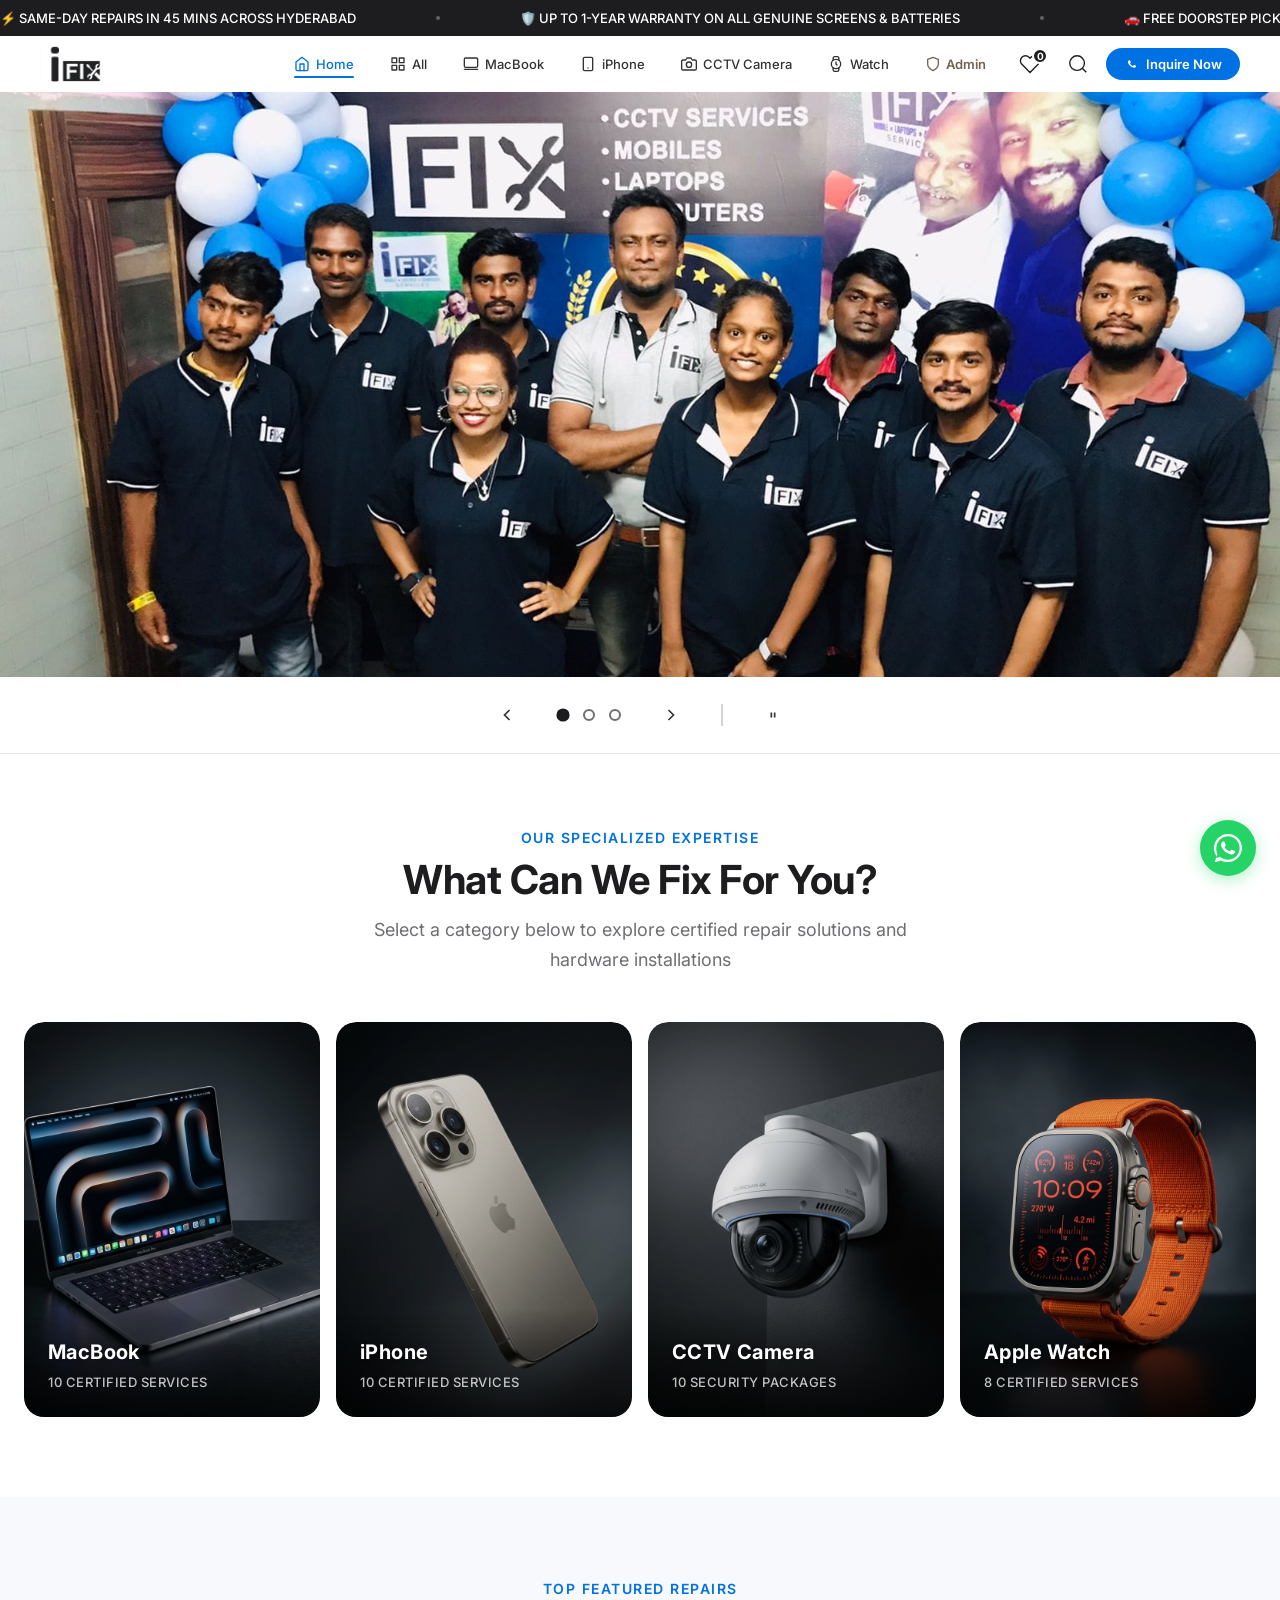
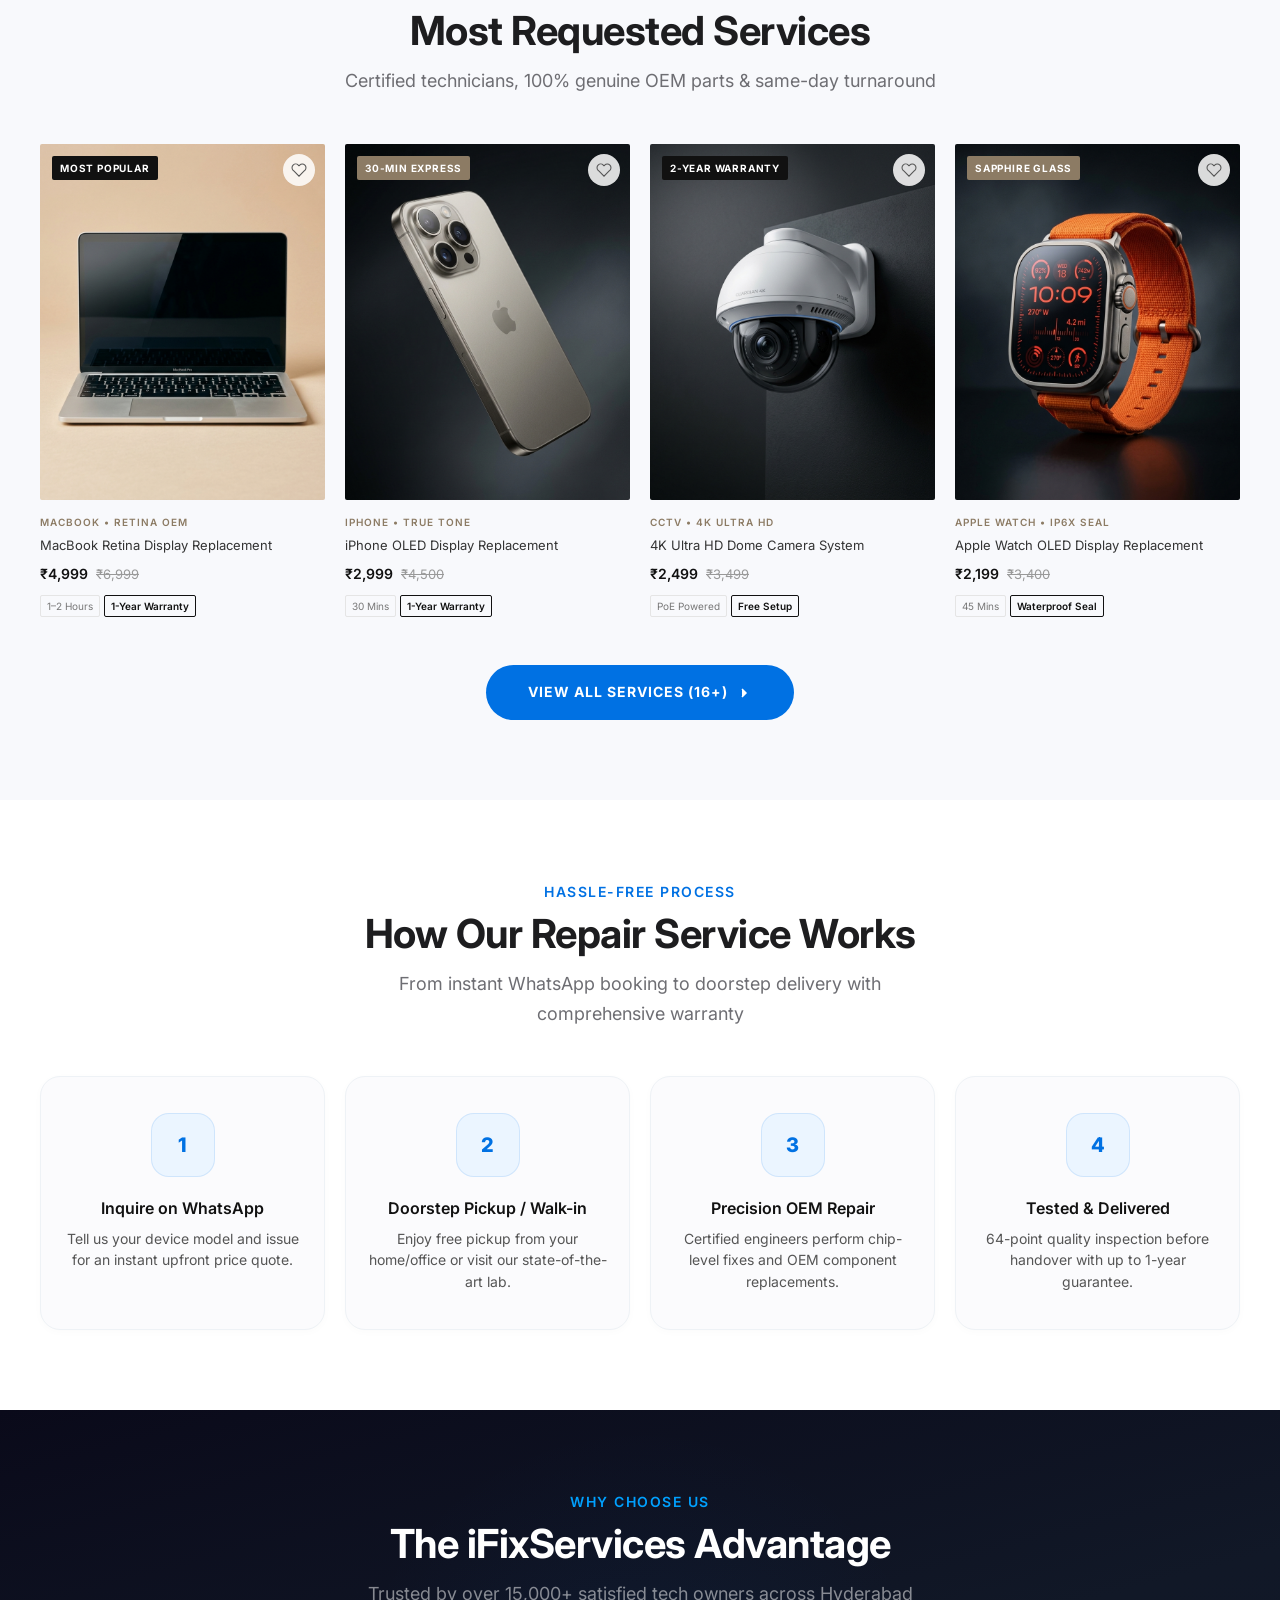
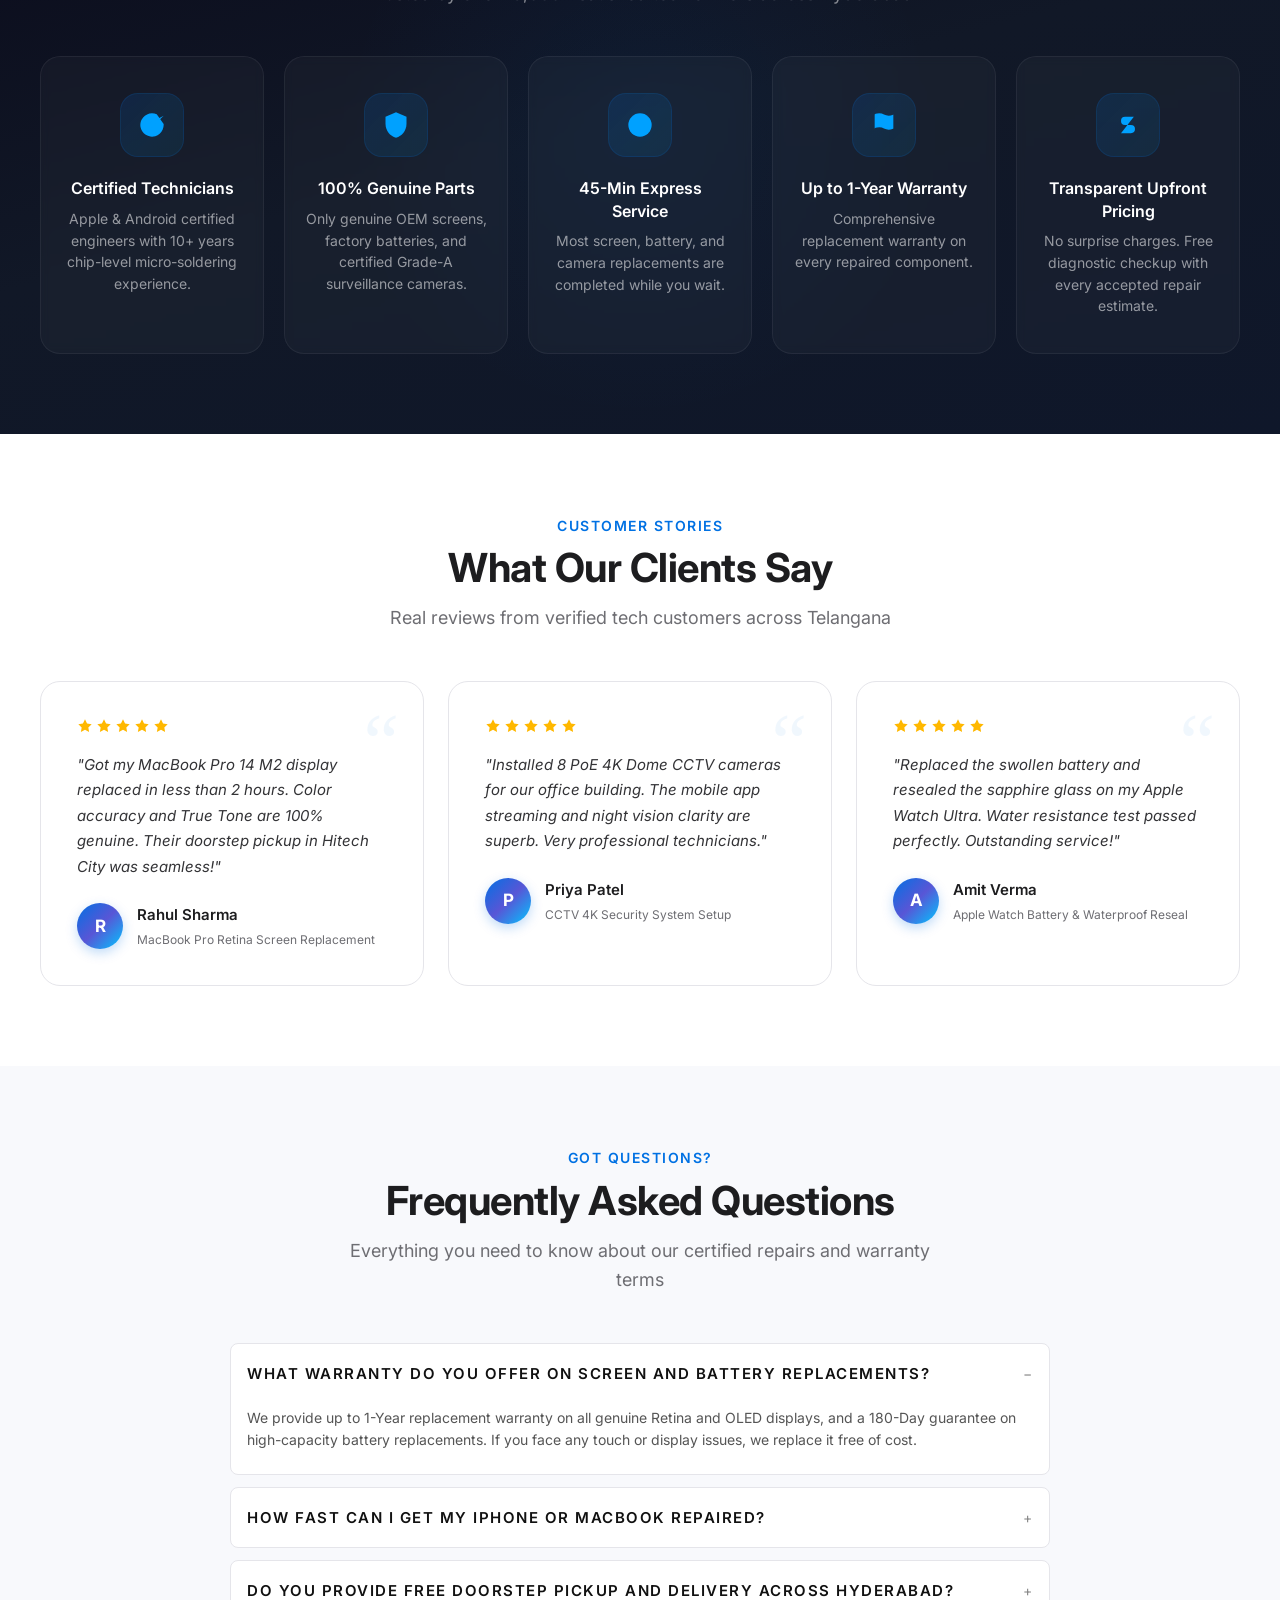
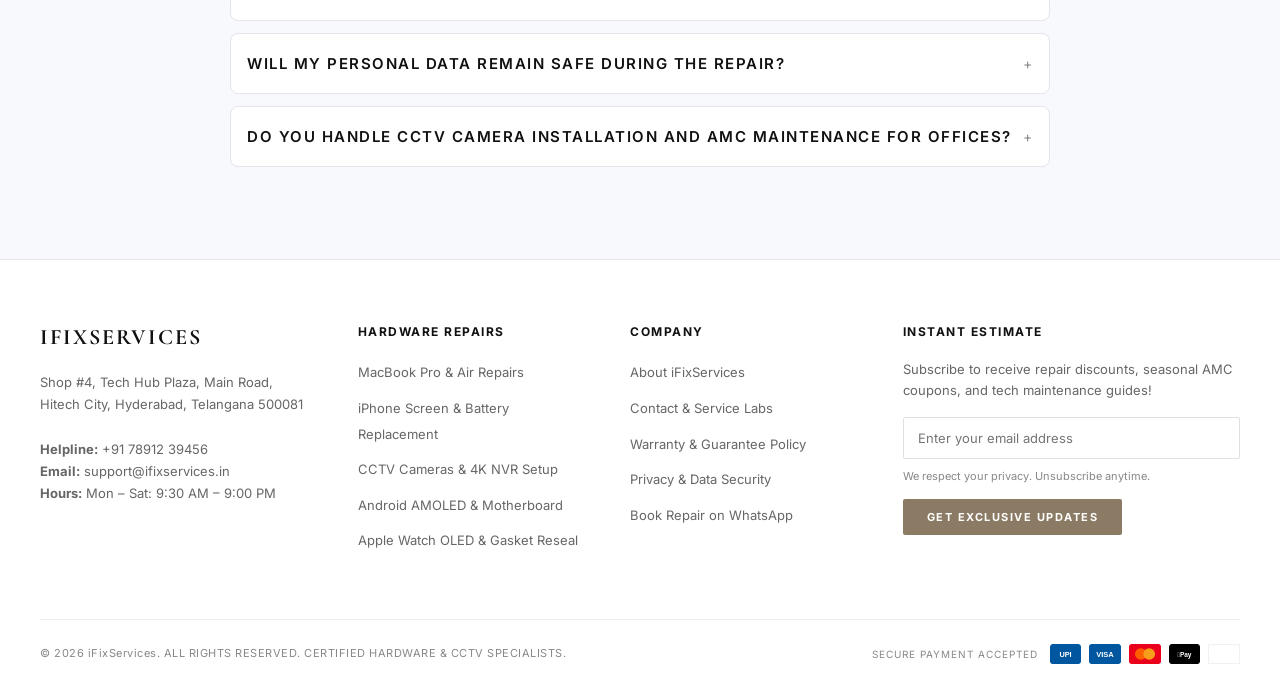
<file: index.html>
<!DOCTYPE html>
<html lang="en">
<head>
  <meta charset="UTF-8">
  <meta name="viewport" content="width=device-width, initial-scale=1.0">
  <meta name="description" content="iFixServices — Certified repair services for MacBook, iPhone, CCTV Cameras, Android & Apple Watch. Same-day 45-min turnaround, genuine OEM parts, up to 1-year warranty. Free doorstep pickup across Hyderabad.">
  <meta name="theme-color" content="#FFFFFF">
  <title>iFixServices — Expert Tech Repairs & CCTV Solutions</title>

  <!-- Structured Data -->
  <script type="application/ld+json">
  {
    "@context": "https://schema.org",
    "@type": "LocalBusiness",
    "name": "iFixServices",
    "description": "Premium device repair and CCTV security services",
    "url": "https://ifixservices.in",
    "telephone": "+917891239456",
    "priceRange": "₹₹",
    "address": {
      "@type": "PostalAddress",
      "streetAddress": "Shop #4, Tech Hub Plaza, Main Road",
      "addressLocality": "Hyderabad",
      "addressRegion": "Telangana",
      "postalCode": "500081",
      "addressCountry": "IN"
    }
  }
  </script>

  <link rel="stylesheet" href="css/styles.css">
  <link rel="preconnect" href="https://fonts.googleapis.com">
  <link rel="preconnect" href="https://fonts.gstatic.com" crossorigin>
  <link href="https://fonts.googleapis.com/css2?family=Cormorant+Garamond:ital,wght@0,400;0,500;0,600;0,700;1,400&family=Inter:wght@300;400;500;600;700&display=swap" rel="stylesheet">
  <link rel="icon" type="image/svg+xml" href="data:image/svg+xml,<svg xmlns='http://www.w3.org/2000/svg' viewBox='0 0 100 100'><text y='.9em' font-size='90'>🔧</text></svg>">
</head>
<body>

  <!-- ═══════ ANNOUNCEMENT BAR ═══════ -->
  <div class="announcement-bar">
    <div class="announcement-bar__track">
      <span class="announcement-bar__item">⚡ SAME-DAY REPAIRS IN 45 MINS ACROSS HYDERABAD</span>
      <span class="announcement-bar__divider"></span>
      <span class="announcement-bar__item">🛡️ UP TO 1-YEAR WARRANTY ON ALL GENUINE SCREENS & BATTERIES</span>
      <span class="announcement-bar__divider"></span>
      <span class="announcement-bar__item">🚗 FREE DOORSTEP PICKUP & DELIVERY IN HYDERABAD</span>
      <span class="announcement-bar__divider"></span>
      <span class="announcement-bar__item">⚡ SAME-DAY REPAIRS IN 45 MINS ACROSS HYDERABAD</span>
      <span class="announcement-bar__divider"></span>
      <span class="announcement-bar__item">🛡️ UP TO 1-YEAR WARRANTY ON ALL GENUINE SCREENS & BATTERIES</span>
      <span class="announcement-bar__divider"></span>
      <span class="announcement-bar__item">🚗 FREE DOORSTEP PICKUP & DELIVERY IN HYDERABAD</span>
    </div>
  </div>

  <!-- ═══════ NAVIGATION ═══════ -->
  <nav class="navbar" id="navbar">
    <div class="navbar__inner">
      <a href="/" class="navbar__logo">
        <img src="images/logo.jpeg" alt="iFixServices Logo">
      </a>

      <div class="navbar__menu">
        <a href="/" class="navbar__link active">
          <svg viewBox="0 0 24 24" fill="none" stroke="currentColor" stroke-width="2" stroke-linecap="round" stroke-linejoin="round"><path d="M3 9l9-7 9 7v11a2 2 0 0 1-2 2H5a2 2 0 0 1-2-2z"></path><polyline points="9 22 9 12 15 12 15 22"></polyline></svg>
          Home
        </a>
        <a href="/all-services" class="navbar__link">
          <svg viewBox="0 0 24 24" fill="none" stroke="currentColor" stroke-width="2" stroke-linecap="round" stroke-linejoin="round"><rect x="3" y="3" width="7" height="7"></rect><rect x="14" y="3" width="7" height="7"></rect><rect x="14" y="14" width="7" height="7"></rect><rect x="3" y="14" width="7" height="7"></rect></svg>
          All
        </a>
        <a href="/macbook" class="navbar__link">
          <svg viewBox="0 0 24 24" fill="none" stroke="currentColor" stroke-width="2" stroke-linecap="round" stroke-linejoin="round"><rect x="2" y="3" width="20" height="14" rx="2" ry="2"></rect><line x1="2" y1="20" x2="22" y2="20"></line></svg>
          MacBook
        </a>
        <a href="/iphone" class="navbar__link">
          <svg viewBox="0 0 24 24" fill="none" stroke="currentColor" stroke-width="2" stroke-linecap="round" stroke-linejoin="round"><rect x="5" y="2" width="14" height="20" rx="2" ry="2"></rect><line x1="12" y1="18" x2="12.01" y2="18"></line></svg>
          iPhone
        </a>
        <a href="/camera" class="navbar__link">
          <svg viewBox="0 0 24 24" fill="none" stroke="currentColor" stroke-width="2" stroke-linecap="round" stroke-linejoin="round"><path d="M23 19a2 2 0 0 1-2 2H3a2 2 0 0 1-2-2V8a2 2 0 0 1 2-2h4l2-3h6l2 3h4a2 2 0 0 1 2 2z"></path><circle cx="12" cy="13" r="4"></circle></svg>
          CCTV Camera
        </a>
        <a href="/apple-watch" class="navbar__link">
          <svg viewBox="0 0 24 24" fill="none" stroke="currentColor" stroke-width="2" stroke-linecap="round" stroke-linejoin="round"><circle cx="12" cy="12" r="7"></circle><polyline points="12 9 12 12 13.5 13.5"></polyline><path d="M16.51 17.35l-.35 3.83a2 2 0 0 1-2 1.82H9.83a2 2 0 0 1-2-1.82l-.35-3.83m.01-10.7l.35-3.83A2 2 0 0 1 9.83 1h4.35a2 2 0 0 1 2 1.82l.35 3.83"></path></svg>
          Watch
        </a>
        <a href="/admin" class="navbar__link editorial-nav__link--admin">
          <svg viewBox="0 0 24 24" fill="none" stroke="currentColor" stroke-width="2" stroke-linecap="round" stroke-linejoin="round"><path d="M12 22s8-4 8-10V5l-8-3-8 3v7c0 6 8 10 8 10z"></path></svg>
          Admin
        </a>
      </div>

      <div class="navbar__actions">
        <a href="#saved" class="navbar__icon-btn" id="wishlist-btn" aria-label="Favorites">
          <svg viewBox="0 0 24 24" fill="none" stroke="currentColor" stroke-width="1.5"><path d="M20.84 4.61a5.5 5.5 0 0 0-7.78 0L12 5.67l-1.06-1.06a5.5 5.5 0 0 0-7.78 7.78l1.06 1.06L12 21.23l7.78-7.78 1.06-1.06a5.5 5.5 0 0 0 0-7.78z"></path></svg>
          <span class="navbar__badge" id="wishlist-count">0</span>
        </a>
        <button class="navbar__icon-btn" id="header-search-btn" aria-label="Search">
          <svg viewBox="0 0 24 24" fill="none" stroke="currentColor" stroke-width="1.5"><circle cx="11" cy="11" r="8"></circle><line x1="21" y1="21" x2="16.65" y2="16.65"></line></svg>
        </button>
        <button class="btn btn--primary navbar__cta-btn" data-action="whatsapp-general" style="padding: 8px 18px; font-size: 13px; gap: 6px;">
          <svg viewBox="0 0 24 24" fill="currentColor" style="width: 16px; height: 16px;"><path d="M17.472 14.382c-.297-.149-1.758-.867-2.03-.967-.273-.099-.471-.148-.67.15-.197.297-.767.966-.94 1.164-.173.199-.347.223-.644.075-.297-.15-1.255-.463-2.39-1.475-.883-.788-1.48-1.761-1.653-2.059-.173-.297-.018-.458.13-.606.134-.133.298-.347.446-.52.149-.174.198-.298.298-.497.099-.198.05-.371-.025-.52-.075-.149-.669-1.612-.916-2.207-.242-.579-.487-.5-.669-.51-.173-.008-.371-.01-.57-.01-.198 0-.52.074-.792.372-.272.297-1.04 1.016-1.04 2.479 0 1.462 1.065 2.875 1.213 3.074.149.198 2.096 3.2 5.077 4.487.709.306 1.262.489 1.694.625.712.227 1.36.195 1.871.118.571-.085 1.758-.719 2.006-1.413.248-.694.248-1.289.173-1.413-.074-.124-.272-.198-.57-.347z"/></svg>
          Inquire Now
        </button>
      </div>

      <button class="hamburger" id="hamburger" aria-label="Open menu" aria-expanded="false">
        <span class="hamburger__bar"></span>
        <span class="hamburger__bar"></span>
        <span class="hamburger__bar"></span>
      </button>
    </div>
  </nav>

  <!-- Mobile Menu Overlay -->
  <div class="mobile-menu-overlay" id="mobile-overlay"></div>

  <!-- Mobile Menu -->
  <aside class="mobile-menu" id="mobile-menu" aria-hidden="true">
    <a href="/" class="mobile-menu__link active"><svg viewBox="0 0 24 24" fill="none" stroke="currentColor" stroke-width="1.5"><path d="M3 9l9-7 9 7v11a2 2 0 0 1-2 2H5a2 2 0 0 1-2-2z"></path></svg> Home</a>
    <a href="/all-services" class="mobile-menu__link"><svg viewBox="0 0 24 24" fill="none" stroke="currentColor" stroke-width="1.5"><rect x="3" y="3" width="7" height="7"></rect><rect x="14" y="3" width="7" height="7"></rect><rect x="14" y="14" width="7" height="7"></rect><rect x="3" y="14" width="7" height="7"></rect></svg> All Services</a>
    <a href="/macbook" class="mobile-menu__link"><svg viewBox="0 0 24 24" fill="none" stroke="currentColor" stroke-width="1.5"><rect x="2" y="3" width="20" height="14" rx="2"/><path d="M2 17h20"/><path d="M6 21h12"/></svg> MacBook Services</a>
    <a href="/iphone" class="mobile-menu__link"><svg viewBox="0 0 24 24" fill="none" stroke="currentColor" stroke-width="1.5"><rect x="5" y="2" width="14" height="20" rx="3"/><circle cx="12" cy="18" r="1"/></svg> iPhone Services</a>
    <a href="/camera" class="mobile-menu__link"><svg viewBox="0 0 24 24" fill="none" stroke="currentColor" stroke-width="1.5"><path d="M23 19a2 2 0 0 1-2 2H3a2 2 0 0 1-2-2V8a2 2 0 0 1 2-2h4l2-3h6l2 3h4a2 2 0 0 1 2 2z"/><circle cx="12" cy="13" r="4"/></svg> CCTV Camera Services</a>
    <a href="/apple-watch" class="mobile-menu__link"><svg viewBox="0 0 24 24" fill="none" stroke="currentColor" stroke-width="1.5"><rect x="6" y="3" width="12" height="18" rx="4"/><path d="M9 1h6"/><path d="M9 23h6"/><rect x="8" y="6" width="8" height="12" rx="2"/></svg> Apple Watch Services</a>
    <a href="/about" class="mobile-menu__link"><svg viewBox="0 0 24 24" fill="none" stroke="currentColor" stroke-width="1.5"><circle cx="12" cy="12" r="10"/><path d="M12 16v-4"/><path d="M12 8h.01"/></svg> About Us</a>
    <a href="/contact" class="mobile-menu__link"><svg viewBox="0 0 24 24" fill="none" stroke="currentColor" stroke-width="1.5"><path d="M4 4h16c1.1 0 2 .9 2 2v12c0 1.1-.9 2-2 2H4c-1.1 0-2-.9-2-2V6c0-1.1.9-2 2-2z"/><polyline points="22,6 12,13 2,6"/></svg> Contact</a>
    <a href="#" class="mobile-menu__cta" data-action="whatsapp-general">
      <svg viewBox="0 0 24 24" fill="currentColor"><path d="M17.472 14.382c-.297-.149-1.758-.867-2.03-.967-.273-.099-.471-.148-.67.15-.197.297-.767.966-.94 1.164-.173.199-.347.223-.644.075-.297-.15-1.255-.463-2.39-1.475-.883-.788-1.48-1.761-1.653-2.059-.173-.297-.018-.458.13-.606.134-.133.298-.347.446-.52.149-.174.198-.298.298-.497.099-.198.05-.371-.025-.52-.075-.149-.669-1.612-.916-2.207-.242-.579-.487-.5-.669-.51-.173-.008-.371-.01-.57-.01-.198 0-.52.074-.792.372-.272.297-1.04 1.016-1.04 2.479 0 1.462 1.065 2.875 1.213 3.074.149.198 2.096 3.2 5.077 4.487.709.306 1.262.489 1.694.625.712.227 1.36.195 1.871.118.571-.085 1.758-.719 2.006-1.413.248-.694.248-1.289.173-1.413-.074-.124-.272-.198-.57-.347z"/></svg>
      Book a Repair on WhatsApp
    </a>
  </aside>

  <!-- ═══════ HERO CAROUSEL ═══════ -->
  <section class="hero" id="hero-carousel">
    <div class="hero__track">
      <!-- Slide 1: Team Photo -->
      <div class="hero__slide active">
        <img src="images/slide-1.jpeg" alt="The iFixServices certified technician team" class="hero__image">
      </div>

      <!-- Slide 2: On-site Repair -->
      <div class="hero__slide">
        <img src="images/slide-4.jpeg" alt="Precision micro-soldering and on-site phone repair" class="hero__image">
      </div>

      <!-- Slide 3: Store Front -->
      <div class="hero__slide">
        <img src="images/slide-5.jpeg" alt="iFixServices authorized service center" class="hero__image">
      </div>
    </div>
  </section>

  <!-- Hero Controls Bar -->
  <div class="hero-controls-bar">
    <button class="hero__arrow hero__arrow--prev" aria-label="Previous slide">
      <svg viewBox="0 0 24 24" fill="none" stroke="currentColor" stroke-width="1.5"><path d="M15 18l-6-6 6-6"/></svg>
    </button>
    
    <div class="hero__dots">
      <button class="hero__dot active" aria-label="Slide 1"></button>
      <button class="hero__dot" aria-label="Slide 2"></button>
      <button class="hero__dot" aria-label="Slide 3"></button>
    </div>

    <button class="hero__arrow hero__arrow--next" aria-label="Next slide">
      <svg viewBox="0 0 24 24" fill="none" stroke="currentColor" stroke-width="1.5"><path d="M9 18l6-6-6-6"/></svg>
    </button>
    
    <div class="hero__controls-divider"></div>
    
    <button class="hero__pause" aria-label="Pause/Play carousel" id="hero-pause-btn">
      <svg viewBox="0 0 24 24" fill="none" stroke="currentColor" stroke-width="1.5"><path d="M10 15V9M14 15V9"/></svg>
    </button>
  </div>

  <!-- ═══════ SHOWCASE GALLERY (4 In 1 Line) ═══════ -->
  <section class="showcase" id="showcase">
    <div class="showcase__header fade-in">
      <p class="section__eyebrow">Our Specialized Expertise</p>
      <h2 class="section__title">What Can We Fix For You?</h2>
      <p class="section__subtitle">Select a category below to explore certified repair solutions and hardware installations</p>
    </div>

    <div class="showcase__grid stagger-children">
      <!-- 1. MacBook -->
      <a href="/macbook" class="showcase__card" id="showcase-macbook">
        <div class="showcase__image-wrap">
          <img src="images/showcase-macbook.png" alt="MacBook Repair Services" class="showcase__image" loading="lazy">
        </div>
        <div class="showcase__overlay">
          <span class="showcase__label">MacBook</span>
          <span class="showcase__count">10 certified services</span>
        </div>
      </a>

      <!-- 2. iPhone -->
      <a href="/iphone" class="showcase__card" id="showcase-iphone">
        <div class="showcase__image-wrap">
          <img src="images/showcase-iphone.png" alt="iPhone Repair Services" class="showcase__image" loading="lazy">
        </div>
        <div class="showcase__overlay">
          <span class="showcase__label">iPhone</span>
          <span class="showcase__count">10 certified services</span>
        </div>
      </a>

      <!-- 3. CCTV Camera -->
      <a href="/camera" class="showcase__card" id="showcase-cctv">
        <div class="showcase__image-wrap">
          <img src="images/showcase-cctv.png" alt="CCTV Camera & Security Services" class="showcase__image" loading="lazy">
        </div>
        <div class="showcase__overlay">
          <span class="showcase__label">CCTV Camera</span>
          <span class="showcase__count">10 security packages</span>
        </div>
      </a>

      <!-- 4. Apple Watch -->
      <a href="/apple-watch" class="showcase__card" id="showcase-watch">
        <div class="showcase__image-wrap">
          <img src="images/showcase-watch.png" alt="Apple Watch Repair Services" class="showcase__image" loading="lazy">
        </div>
        <div class="showcase__overlay">
          <span class="showcase__label">Apple Watch</span>
          <span class="showcase__count">8 certified services</span>
        </div>
      </a>
    </div>
  </section>

  <!-- ═══════ OUR SERVICES (1 Line of 4 + View All Button) ═══════ -->
  <section class="section section--alt" id="services">
    <div class="container">
      <div class="section__header fade-in">
        <p class="section__eyebrow">Top Featured Repairs</p>
        <h2 class="section__title">Most Requested Services</h2>
        <p class="section__subtitle">Certified technicians, 100% genuine OEM parts & same-day turnaround</p>
      </div>

      <!-- Luxury 4-Column Service Grid (1 Single Row of 4) -->
      <div class="editorial-product-grid" style="margin-top: 36px;">

        <!-- 1. MacBook Screen Replacement -->
        <article class="editorial-card" data-category="macbook" data-price="4999" data-rating="4.9">
          <div class="editorial-card__image-container">
            <span class="editorial-card__badge">MOST POPULAR</span>
            <button class="editorial-card__wishlist" aria-label="Save Service">
              <svg viewBox="0 0 24 24" fill="none" stroke="currentColor" stroke-width="1.6"><path d="M20.84 4.61a5.5 5.5 0 0 0-7.78 0L12 5.67l-1.06-1.06a5.5 5.5 0 0 0-7.78 7.78l1.06 1.06L12 21.23l7.78-7.78 1.06-1.06a5.5 5.5 0 0 0 0-7.78z"></path></svg>
            </button>
            <a href="/macbook" class="editorial-card__link">
              <img src="images/tech-macbook.png" alt="MacBook Retina Screen Replacement" class="editorial-card__img" loading="lazy">
            </a>
            <div class="editorial-card__actions">
              <button class="editorial-card__action-btn quick-view-btn" title="Quick View" aria-label="Quick View">
                <svg viewBox="0 0 24 24" fill="none" stroke="currentColor" stroke-width="1.8"><path d="M1 12s4-8 11-8 11 8 11 8-4 8-11 8-11-8-11-8z"></path><circle cx="12" cy="12" r="3"></circle></svg>
              </button>
              <button class="editorial-card__action-btn add-to-cart-btn" data-name="MacBook Retina Display Replacement" data-price="4,999" title="Book Repair" aria-label="Book Repair">
                <svg viewBox="0 0 24 24" fill="none" stroke="currentColor" stroke-width="1.8"><path d="M6 2L3 6v14a2 2 0 0 0 2 2h14a2 2 0 0 0 2-2V6l-3-4z"></path><line x1="3" y1="6" x2="21" y2="6"></line><path d="M16 10a4 4 0 0 1-8 0"></path></svg>
              </button>
            </div>
          </div>
          <div class="editorial-card__body">
            <span class="editorial-card__meta-tag">MACBOOK • RETINA OEM</span>
            <h3 class="editorial-card__title"><a href="/macbook">MacBook Retina Display Replacement</a></h3>
            <div class="editorial-card__price-row">
              <span class="editorial-card__price-current">₹4,999</span>
              <span class="editorial-card__price-original">₹6,999</span>
            </div>
            <div class="editorial-card__size-pills">
              <span class="size-pill">1–2 Hours</span>
              <span class="size-pill active">1-Year Warranty</span>
            </div>
          </div>
        </article>

        <!-- 2. iPhone OLED Screen Replacement -->
        <article class="editorial-card" data-category="iphone" data-price="2999" data-rating="4.9">
          <div class="editorial-card__image-container">
            <span class="editorial-card__badge editorial-card__badge--neutral">30-MIN EXPRESS</span>
            <button class="editorial-card__wishlist" aria-label="Save Service">
              <svg viewBox="0 0 24 24" fill="none" stroke="currentColor" stroke-width="1.6"><path d="M20.84 4.61a5.5 5.5 0 0 0-7.78 0L12 5.67l-1.06-1.06a5.5 5.5 0 0 0-7.78 7.78l1.06 1.06L12 21.23l7.78-7.78 1.06-1.06a5.5 5.5 0 0 0 0-7.78z"></path></svg>
            </button>
            <a href="/iphone" class="editorial-card__link">
              <img src="images/tech-iphone-prod.png" alt="iPhone OLED Screen Replacement" class="editorial-card__img" loading="lazy">
            </a>
            <div class="editorial-card__actions">
              <button class="editorial-card__action-btn quick-view-btn" title="Quick View" aria-label="Quick View">
                <svg viewBox="0 0 24 24" fill="none" stroke="currentColor" stroke-width="1.8"><path d="M1 12s4-8 11-8 11 8 11 8-4 8-11 8-11-8-11-8z"></path><circle cx="12" cy="12" r="3"></circle></svg>
              </button>
              <button class="editorial-card__action-btn add-to-cart-btn" data-name="iPhone OLED Display Replacement" data-price="2,999" title="Book Repair" aria-label="Book Repair">
                <svg viewBox="0 0 24 24" fill="none" stroke="currentColor" stroke-width="1.8"><path d="M6 2L3 6v14a2 2 0 0 0 2 2h14a2 2 0 0 0 2-2V6l-3-4z"></path><line x1="3" y1="6" x2="21" y2="6"></line><path d="M16 10a4 4 0 0 1-8 0"></path></svg>
              </button>
            </div>
          </div>
          <div class="editorial-card__body">
            <span class="editorial-card__meta-tag">IPHONE • TRUE TONE</span>
            <h3 class="editorial-card__title"><a href="/iphone">iPhone OLED Display Replacement</a></h3>
            <div class="editorial-card__price-row">
              <span class="editorial-card__price-current">₹2,999</span>
              <span class="editorial-card__price-original">₹4,500</span>
            </div>
            <div class="editorial-card__size-pills">
              <span class="size-pill">30 Mins</span>
              <span class="size-pill active">1-Year Warranty</span>
            </div>
          </div>
        </article>

        <!-- 3. CCTV 4K Ultra HD Dome Camera -->
        <article class="editorial-card" data-category="cctv" data-price="2499" data-rating="4.9">
          <div class="editorial-card__image-container">
            <span class="editorial-card__badge">2-YEAR WARRANTY</span>
            <button class="editorial-card__wishlist" aria-label="Save System">
              <svg viewBox="0 0 24 24" fill="none" stroke="currentColor" stroke-width="1.6"><path d="M20.84 4.61a5.5 5.5 0 0 0-7.78 0L12 5.67l-1.06-1.06a5.5 5.5 0 0 0-7.78 7.78l1.06 1.06L12 21.23l7.78-7.78 1.06-1.06a5.5 5.5 0 0 0 0-7.78z"></path></svg>
            </button>
            <a href="/camera" class="editorial-card__link">
              <img src="images/tech-cctv-prod.png" alt="4K Ultra HD Dome IP Camera" class="editorial-card__img" loading="lazy">
            </a>
            <div class="editorial-card__actions">
              <button class="editorial-card__action-btn quick-view-btn" title="Quick View" aria-label="Quick View">
                <svg viewBox="0 0 24 24" fill="none" stroke="currentColor" stroke-width="1.8"><path d="M1 12s4-8 11-8 11 8 11 8-4 8-11 8-11-8-11-8z"></path><circle cx="12" cy="12" r="3"></circle></svg>
              </button>
              <button class="editorial-card__action-btn add-to-cart-btn" data-name="4K Ultra HD Dome Camera System" data-price="2,499" title="Get Quote" aria-label="Get Quote">
                <svg viewBox="0 0 24 24" fill="none" stroke="currentColor" stroke-width="1.8"><path d="M6 2L3 6v14a2 2 0 0 0 2 2h14a2 2 0 0 0 2-2V6l-3-4z"></path><line x1="3" y1="6" x2="21" y2="6"></line><path d="M16 10a4 4 0 0 1-8 0"></path></svg>
              </button>
            </div>
          </div>
          <div class="editorial-card__body">
            <span class="editorial-card__meta-tag">CCTV • 4K ULTRA HD</span>
            <h3 class="editorial-card__title"><a href="/camera">4K Ultra HD Dome Camera System</a></h3>
            <div class="editorial-card__price-row">
              <span class="editorial-card__price-current">₹2,499</span>
              <span class="editorial-card__price-original">₹3,499</span>
            </div>
            <div class="editorial-card__size-pills">
              <span class="size-pill">PoE Powered</span>
              <span class="size-pill active">Free Setup</span>
            </div>
          </div>
        </article>

        <!-- 4. Apple Watch Screen Replacement -->
        <article class="editorial-card" data-category="watch" data-price="2199" data-rating="4.9">
          <div class="editorial-card__image-container">
            <span class="editorial-card__badge editorial-card__badge--neutral">SAPPHIRE GLASS</span>
            <button class="editorial-card__wishlist" aria-label="Save Service">
              <svg viewBox="0 0 24 24" fill="none" stroke="currentColor" stroke-width="1.6"><path d="M20.84 4.61a5.5 5.5 0 0 0-7.78 0L12 5.67l-1.06-1.06a5.5 5.5 0 0 0-7.78 7.78l1.06 1.06L12 21.23l7.78-7.78 1.06-1.06a5.5 5.5 0 0 0 0-7.78z"></path></svg>
            </button>
            <a href="/apple-watch" class="editorial-card__link">
              <img src="images/showcase-watch.png" alt="Apple Watch OLED Replacement" class="editorial-card__img" loading="lazy">
            </a>
            <div class="editorial-card__actions">
              <button class="editorial-card__action-btn quick-view-btn" title="Quick View" aria-label="Quick View">
                <svg viewBox="0 0 24 24" fill="none" stroke="currentColor" stroke-width="1.8"><path d="M1 12s4-8 11-8 11 8 11 8-4 8-11 8-11-8-11-8z"></path><circle cx="12" cy="12" r="3"></circle></svg>
              </button>
              <button class="editorial-card__action-btn add-to-cart-btn" data-name="Apple Watch OLED Display Replacement" data-price="2,199" title="Book Repair" aria-label="Book Repair">
                <svg viewBox="0 0 24 24" fill="none" stroke="currentColor" stroke-width="1.8"><path d="M6 2L3 6v14a2 2 0 0 0 2 2h14a2 2 0 0 0 2-2V6l-3-4z"></path><line x1="3" y1="6" x2="21" y2="6"></line><path d="M16 10a4 4 0 0 1-8 0"></path></svg>
              </button>
            </div>
          </div>
          <div class="editorial-card__body">
            <span class="editorial-card__meta-tag">APPLE WATCH • IP6X SEAL</span>
            <h3 class="editorial-card__title"><a href="/apple-watch">Apple Watch OLED Display Replacement</a></h3>
            <div class="editorial-card__price-row">
              <span class="editorial-card__price-current">₹2,199</span>
              <span class="editorial-card__price-original">₹3,400</span>
            </div>
            <div class="editorial-card__size-pills">
              <span class="size-pill">45 Mins</span>
              <span class="size-pill active">Waterproof Seal</span>
            </div>
          </div>
        </article>

      </div><!-- /.editorial-product-grid -->

      <!-- Center View All Services Button -->
      <div style="text-align: center; margin-top: 48px;">
        <a href="/all-services" class="btn btn--primary" style="padding: 16px 42px; font-size: 14px; font-weight: 700; letter-spacing: 1px; text-transform: uppercase;">
          VIEW ALL SERVICES (16+)
          <svg viewBox="0 0 24 24" fill="none" stroke="currentColor" stroke-width="2.2" style="width:16px;height:16px;"><polyline points="9 18 15 12 9 6"></polyline></svg>
        </a>
      </div>
    </div>
  </section>

  <!-- ═══════ HOW IT WORKS (4-STEP PROCESS) ═══════ -->
  <section class="section" id="how-it-works">
    <div class="container">
      <div class="section__header fade-in">
        <p class="section__eyebrow">Hassle-Free Process</p>
        <h2 class="section__title">How Our Repair Service Works</h2>
        <p class="section__subtitle">From instant WhatsApp booking to doorstep delivery with comprehensive warranty</p>
      </div>

      <div class="trust__grid stagger-children" style="grid-template-columns: repeat(4, 1fr);">
        <div class="trust-item">
          <div class="trust-item__icon" style="background:#EBF5FF; color:#0071E3;">
            <span style="font-weight:800;font-size:20px;">1</span>
          </div>
          <h4 class="trust-item__title">Inquire on WhatsApp</h4>
          <p class="trust-item__desc">Tell us your device model and issue for an instant upfront price quote.</p>
        </div>

        <div class="trust-item">
          <div class="trust-item__icon" style="background:#EBF5FF; color:#0071E3;">
            <span style="font-weight:800;font-size:20px;">2</span>
          </div>
          <h4 class="trust-item__title">Doorstep Pickup / Walk-in</h4>
          <p class="trust-item__desc">Enjoy free pickup from your home/office or visit our state-of-the-art lab.</p>
        </div>

        <div class="trust-item">
          <div class="trust-item__icon" style="background:#EBF5FF; color:#0071E3;">
            <span style="font-weight:800;font-size:20px;">3</span>
          </div>
          <h4 class="trust-item__title">Precision OEM Repair</h4>
          <p class="trust-item__desc">Certified engineers perform chip-level fixes and OEM component replacements.</p>
        </div>

        <div class="trust-item">
          <div class="trust-item__icon" style="background:#EBF5FF; color:#0071E3;">
            <span style="font-weight:800;font-size:20px;">4</span>
          </div>
          <h4 class="trust-item__title">Tested & Delivered</h4>
          <p class="trust-item__desc">64-point quality inspection before handover with up to 1-year guarantee.</p>
        </div>
      </div>
    </div>
  </section>

  <!-- ═══════ WHY CHOOSE US / ADVANTAGE ═══════ -->
  <section class="section section--alt" id="trust">
    <div class="container">
      <div class="section__header fade-in">
        <p class="section__eyebrow">Why Choose Us</p>
        <h2 class="section__title">The iFixServices Advantage</h2>
        <p class="section__subtitle">Trusted by over 15,000+ satisfied tech owners across Hyderabad</p>
      </div>

      <div class="trust__grid stagger-children">
        <div class="trust-item">
          <div class="trust-item__icon">
            <svg viewBox="0 0 24 24" fill="none" stroke="currentColor" stroke-width="1.5" stroke-linecap="round" stroke-linejoin="round"><path d="M22 11.08V12a10 10 0 1 1-5.93-9.14"/><polyline points="22 4 12 14.01 9 11.01"/></svg>
          </div>
          <h4 class="trust-item__title">Certified Technicians</h4>
          <p class="trust-item__desc">Apple & Android certified engineers with 10+ years chip-level micro-soldering experience.</p>
        </div>

        <div class="trust-item">
          <div class="trust-item__icon">
            <svg viewBox="0 0 24 24" fill="none" stroke="currentColor" stroke-width="1.5" stroke-linecap="round" stroke-linejoin="round"><path d="M12 1L3 5v6c0 5.55 3.84 10.74 9 12 5.16-1.26 9-6.45 9-12V5l-9-4z"/></svg>
          </div>
          <h4 class="trust-item__title">100% Genuine Parts</h4>
          <p class="trust-item__desc">Only genuine OEM screens, factory batteries, and certified Grade-A surveillance cameras.</p>
        </div>

        <div class="trust-item">
          <div class="trust-item__icon">
            <svg viewBox="0 0 24 24" fill="none" stroke="currentColor" stroke-width="1.5" stroke-linecap="round" stroke-linejoin="round"><circle cx="12" cy="12" r="10"/><polyline points="12 6 12 12 16 14"/></svg>
          </div>
          <h4 class="trust-item__title">45-Min Express Service</h4>
          <p class="trust-item__desc">Most screen, battery, and camera replacements are completed while you wait.</p>
        </div>

        <div class="trust-item">
          <div class="trust-item__icon">
            <svg viewBox="0 0 24 24" fill="none" stroke="currentColor" stroke-width="1.5" stroke-linecap="round" stroke-linejoin="round"><path d="M4 15s1-1 4-1 5 2 8 2 4-1 4-1V3s-1 1-4 1-5-2-8-2-4 1-4 1z"/><line x1="4" y1="22" x2="4" y2="15"/></svg>
          </div>
          <h4 class="trust-item__title">Up to 1-Year Warranty</h4>
          <p class="trust-item__desc">Comprehensive replacement warranty on every repaired component.</p>
        </div>

        <div class="trust-item">
          <div class="trust-item__icon">
            <svg viewBox="0 0 24 24" fill="none" stroke="currentColor" stroke-width="1.5" stroke-linecap="round" stroke-linejoin="round"><line x1="12" y1="1" x2="12" y2="23"/><path d="M17 5H9.5a3.5 3.5 0 0 0 0 7h5a3.5 3.5 0 0 1 0 7H6"/></svg>
          </div>
          <h4 class="trust-item__title">Transparent Upfront Pricing</h4>
          <p class="trust-item__desc">No surprise charges. Free diagnostic checkup with every accepted repair estimate.</p>
        </div>
      </div>
    </div>
  </section>

  <!-- ═══════ TESTIMONIALS ═══════ -->
  <section class="section" id="testimonials">
    <div class="container">
      <div class="section__header fade-in">
        <p class="section__eyebrow">Customer Stories</p>
        <h2 class="section__title">What Our Clients Say</h2>
        <p class="section__subtitle">Real reviews from verified tech customers across Telangana</p>
      </div>

      <div class="testimonials__grid stagger-children">
        <div class="testimonial-card">
          <div class="testimonial-card__stars">
            <svg viewBox="0 0 24 24"><path fill="#FFB800" d="M12 2l3.09 6.26L22 9.27l-5 4.87 1.18 6.88L12 17.77l-6.18 3.25L7 14.14 2 9.27l6.91-1.01L12 2z"/></svg>
            <svg viewBox="0 0 24 24"><path fill="#FFB800" d="M12 2l3.09 6.26L22 9.27l-5 4.87 1.18 6.88L12 17.77l-6.18 3.25L7 14.14 2 9.27l6.91-1.01L12 2z"/></svg>
            <svg viewBox="0 0 24 24"><path fill="#FFB800" d="M12 2l3.09 6.26L22 9.27l-5 4.87 1.18 6.88L12 17.77l-6.18 3.25L7 14.14 2 9.27l6.91-1.01L12 2z"/></svg>
            <svg viewBox="0 0 24 24"><path fill="#FFB800" d="M12 2l3.09 6.26L22 9.27l-5 4.87 1.18 6.88L12 17.77l-6.18 3.25L7 14.14 2 9.27l6.91-1.01L12 2z"/></svg>
            <svg viewBox="0 0 24 24"><path fill="#FFB800" d="M12 2l3.09 6.26L22 9.27l-5 4.87 1.18 6.88L12 17.77l-6.18 3.25L7 14.14 2 9.27l6.91-1.01L12 2z"/></svg>
          </div>
          <p class="testimonial-card__text">"Got my MacBook Pro 14 M2 display replaced in less than 2 hours. Color accuracy and True Tone are 100% genuine. Their doorstep pickup in Hitech City was seamless!"</p>
          <div class="testimonial-card__author">
            <div class="testimonial-card__avatar">R</div>
            <div>
              <div class="testimonial-card__name">Rahul Sharma</div>
              <div class="testimonial-card__service">MacBook Pro Retina Screen Replacement</div>
            </div>
          </div>
        </div>

        <div class="testimonial-card">
          <div class="testimonial-card__stars">
            <svg viewBox="0 0 24 24"><path fill="#FFB800" d="M12 2l3.09 6.26L22 9.27l-5 4.87 1.18 6.88L12 17.77l-6.18 3.25L7 14.14 2 9.27l6.91-1.01L12 2z"/></svg>
            <svg viewBox="0 0 24 24"><path fill="#FFB800" d="M12 2l3.09 6.26L22 9.27l-5 4.87 1.18 6.88L12 17.77l-6.18 3.25L7 14.14 2 9.27l6.91-1.01L12 2z"/></svg>
            <svg viewBox="0 0 24 24"><path fill="#FFB800" d="M12 2l3.09 6.26L22 9.27l-5 4.87 1.18 6.88L12 17.77l-6.18 3.25L7 14.14 2 9.27l6.91-1.01L12 2z"/></svg>
            <svg viewBox="0 0 24 24"><path fill="#FFB800" d="M12 2l3.09 6.26L22 9.27l-5 4.87 1.18 6.88L12 17.77l-6.18 3.25L7 14.14 2 9.27l6.91-1.01L12 2z"/></svg>
            <svg viewBox="0 0 24 24"><path fill="#FFB800" d="M12 2l3.09 6.26L22 9.27l-5 4.87 1.18 6.88L12 17.77l-6.18 3.25L7 14.14 2 9.27l6.91-1.01L12 2z"/></svg>
          </div>
          <p class="testimonial-card__text">"Installed 8 PoE 4K Dome CCTV cameras for our office building. The mobile app streaming and night vision clarity are superb. Very professional technicians."</p>
          <div class="testimonial-card__author">
            <div class="testimonial-card__avatar">P</div>
            <div>
              <div class="testimonial-card__name">Priya Patel</div>
              <div class="testimonial-card__service">CCTV 4K Security System Setup</div>
            </div>
          </div>
        </div>

        <div class="testimonial-card">
          <div class="testimonial-card__stars">
            <svg viewBox="0 0 24 24"><path fill="#FFB800" d="M12 2l3.09 6.26L22 9.27l-5 4.87 1.18 6.88L12 17.77l-6.18 3.25L7 14.14 2 9.27l6.91-1.01L12 2z"/></svg>
            <svg viewBox="0 0 24 24"><path fill="#FFB800" d="M12 2l3.09 6.26L22 9.27l-5 4.87 1.18 6.88L12 17.77l-6.18 3.25L7 14.14 2 9.27l6.91-1.01L12 2z"/></svg>
            <svg viewBox="0 0 24 24"><path fill="#FFB800" d="M12 2l3.09 6.26L22 9.27l-5 4.87 1.18 6.88L12 17.77l-6.18 3.25L7 14.14 2 9.27l6.91-1.01L12 2z"/></svg>
            <svg viewBox="0 0 24 24"><path fill="#FFB800" d="M12 2l3.09 6.26L22 9.27l-5 4.87 1.18 6.88L12 17.77l-6.18 3.25L7 14.14 2 9.27l6.91-1.01L12 2z"/></svg>
            <svg viewBox="0 0 24 24"><path fill="#FFB800" d="M12 2l3.09 6.26L22 9.27l-5 4.87 1.18 6.88L12 17.77l-6.18 3.25L7 14.14 2 9.27l6.91-1.01L12 2z"/></svg>
          </div>
          <p class="testimonial-card__text">"Replaced the swollen battery and resealed the sapphire glass on my Apple Watch Ultra. Water resistance test passed perfectly. Outstanding service!"</p>
          <div class="testimonial-card__author">
            <div class="testimonial-card__avatar">A</div>
            <div>
              <div class="testimonial-card__name">Amit Verma</div>
              <div class="testimonial-card__service">Apple Watch Battery & Waterproof Reseal</div>
            </div>
          </div>
        </div>
      </div>
    </div>
  </section>

  <!-- ═══════ FAQ SECTION (ACCORDION) ═══════ -->
  <section class="section section--alt" id="faq">
    <div class="container" style="max-width: 860px;">
      <div class="section__header fade-in">
        <p class="section__eyebrow">Got Questions?</p>
        <h2 class="section__title">Frequently Asked Questions</h2>
        <p class="section__subtitle">Everything you need to know about our certified repairs and warranty terms</p>
      </div>

      <div class="filter-accordion open" style="border: 1px solid #e5e5ea; border-radius: 8px; margin-bottom: 12px; background: #ffffff; padding: 6px 16px;">
        <button class="filter-accordion__header" style="font-size: 15px; font-weight: 600; padding: 14px 0;">
          <span>What warranty do you offer on screen and battery replacements?</span>
          <span class="filter-accordion__icon">−</span>
        </button>
        <div class="filter-accordion__body" style="padding: 10px 0 16px; font-size: 14px; color: #555555; line-height: 1.6;">
          We provide up to 1-Year replacement warranty on all genuine Retina and OLED displays, and a 180-Day guarantee on high-capacity battery replacements. If you face any touch or display issues, we replace it free of cost.
        </div>
      </div>

      <div class="filter-accordion" style="border: 1px solid #e5e5ea; border-radius: 8px; margin-bottom: 12px; background: #ffffff; padding: 6px 16px;">
        <button class="filter-accordion__header" style="font-size: 15px; font-weight: 600; padding: 14px 0;">
          <span>How fast can I get my iPhone or MacBook repaired?</span>
          <span class="filter-accordion__icon">+</span>
        </button>
        <div class="filter-accordion__body" style="padding: 10px 0 16px; font-size: 14px; color: #555555; line-height: 1.6;">
          Over 90% of screen and battery replacements are completed in 30–45 minutes. Logic board chip-level micro-soldering and liquid damage recovery take 24–48 hours for rigorous ultrasonic testing.
        </div>
      </div>

      <div class="filter-accordion" style="border: 1px solid #e5e5ea; border-radius: 8px; margin-bottom: 12px; background: #ffffff; padding: 6px 16px;">
        <button class="filter-accordion__header" style="font-size: 15px; font-weight: 600; padding: 14px 0;">
          <span>Do you provide free doorstep pickup and delivery across Hyderabad?</span>
          <span class="filter-accordion__icon">+</span>
        </button>
        <div class="filter-accordion__body" style="padding: 10px 0 16px; font-size: 14px; color: #555555; line-height: 1.6;">
          Yes! We offer free secure doorstep pickup and drop across Hitech City, Madhapur, Gachibowli, Kondapur, Jubilee Hills, Banjara Hills, Kukatpally, and all major areas in Hyderabad.
        </div>
      </div>

      <div class="filter-accordion" style="border: 1px solid #e5e5ea; border-radius: 8px; margin-bottom: 12px; background: #ffffff; padding: 6px 16px;">
        <button class="filter-accordion__header" style="font-size: 15px; font-weight: 600; padding: 14px 0;">
          <span>Will my personal data remain safe during the repair?</span>
          <span class="filter-accordion__icon">+</span>
        </button>
        <div class="filter-accordion__body" style="padding: 10px 0 16px; font-size: 14px; color: #555555; line-height: 1.6;">
          Absolutely. We maintain strict ISO data privacy protocols. Hardware repairs (screens, batteries, charging ports) do not require wiping your device or accessing private files.
        </div>
      </div>

      <div class="filter-accordion" style="border: 1px solid #e5e5ea; border-radius: 8px; margin-bottom: 12px; background: #ffffff; padding: 6px 16px;">
        <button class="filter-accordion__header" style="font-size: 15px; font-weight: 600; padding: 14px 0;">
          <span>Do you handle CCTV camera installation and AMC maintenance for offices?</span>
          <span class="filter-accordion__icon">+</span>
        </button>
        <div class="filter-accordion__body" style="padding: 10px 0 16px; font-size: 14px; color: #555555; line-height: 1.6;">
          Yes, our dedicated surveillance engineering team conducts on-site site surveys, installs 4K IP PoE systems, configures mobile streaming, and provides comprehensive Annual Maintenance Contracts (AMC).
        </div>
      </div>
    </div>
  </section>

  <!-- ═══════ FULL MULTI-COLUMN EDITORIAL FOOTER ═══════ -->
  <footer class="editorial-footer">
    <div class="container">
      <div class="editorial-footer__grid">
        <div class="editorial-footer__col editorial-footer__col--brand">
          <h3 class="editorial-footer__brand-title">iFixServices</h3>
          <p class="editorial-footer__address">
            Shop #4, Tech Hub Plaza, Main Road,<br>
            Hitech City, Hyderabad, Telangana 500081<br><br>
            <strong>Helpline:</strong> +91 78912 39456<br>
            <strong>Email:</strong> support@ifixservices.in<br>
            <strong>Hours:</strong> Mon – Sat: 9:30 AM – 9:00 PM
          </p>
        </div>

        <div class="editorial-footer__col">
          <h4 class="editorial-footer__heading">HARDWARE REPAIRS</h4>
          <ul class="editorial-footer__links">
            <li><a href="/macbook">MacBook Pro & Air Repairs</a></li>
            <li><a href="/iphone">iPhone Screen & Battery Replacement</a></li>
            <li><a href="/camera">CCTV Cameras & 4K NVR Setup</a></li>
            <li><a href="/android">Android AMOLED & Motherboard</a></li>
            <li><a href="/apple-watch">Apple Watch OLED & Gasket Reseal</a></li>
          </ul>
        </div>

        <div class="editorial-footer__col">
          <h4 class="editorial-footer__heading">COMPANY</h4>
          <ul class="editorial-footer__links">
            <li><a href="/about">About iFixServices</a></li>
            <li><a href="/contact">Contact & Service Labs</a></li>
            <li><a href="#">Warranty & Guarantee Policy</a></li>
            <li><a href="#">Privacy & Data Security</a></li>
            <li><a href="#" data-action="whatsapp-general">Book Repair on WhatsApp</a></li>
          </ul>
        </div>

        <div class="editorial-footer__col editorial-footer__col--newsletter">
          <h4 class="editorial-footer__heading">INSTANT ESTIMATE</h4>
          <p class="editorial-footer__newsletter-desc">Subscribe to receive repair discounts, seasonal AMC coupons, and tech maintenance guides!</p>
          <form class="editorial-footer__form" id="newsletter-form">
            <input type="email" placeholder="Enter your email address" required aria-label="Email address for newsletter">
            <p class="editorial-footer__terms-note">We respect your privacy. Unsubscribe anytime.</p>
            <button type="submit" class="editorial-footer__submit-btn">GET EXCLUSIVE UPDATES</button>
          </form>
        </div>
      </div>

      <div class="editorial-footer__bottom">
        <div class="editorial-footer__copy">
          © 2026 iFixServices. ALL RIGHTS RESERVED. CERTIFIED HARDWARE & CCTV SPECIALISTS.
        </div>
        <div class="editorial-footer__payments">
          <span>SECURE PAYMENT ACCEPTED</span>
          <img src="data:image/svg+xml,<svg xmlns='http://www.w3.org/2000/svg' viewBox='0 0 38 24' width='38' height='24'><rect width='38' height='24' rx='3' fill='%2300579f'/><text x='50%25' y='65%25' fill='white' font-family='sans-serif' font-size='9' font-weight='bold' text-anchor='middle'>UPI</text></svg>" alt="UPI">
          <img src="data:image/svg+xml,<svg xmlns='http://www.w3.org/2000/svg' viewBox='0 0 38 24' width='38' height='24'><rect width='38' height='24' rx='3' fill='%2300579f'/><text x='50%25' y='65%25' fill='white' font-family='sans-serif' font-size='9' font-weight='bold' text-anchor='middle'>VISA</text></svg>" alt="Visa">
          <img src="data:image/svg+xml,<svg xmlns='http://www.w3.org/2000/svg' viewBox='0 0 38 24' width='38' height='24'><rect width='38' height='24' rx='3' fill='%23eb001b'/><circle cx='14' cy='12' r='7' fill='%23ff5f00'/><circle cx='24' cy='12' r='7' fill='%23f79e1b'/></svg>" alt="Mastercard">
          <img src="data:image/svg+xml,<svg xmlns='http://www.w3.org/2000/svg' viewBox='0 0 38 24' width='38' height='24'><rect width='38' height='24' rx='3' fill='%23000000'/><text x='50%25' y='65%25' fill='white' font-family='sans-serif' font-size='8' font-weight='bold' text-anchor='middle'>Pay</text></svg>" alt="Apple Pay">
          <img src="data:image/svg+xml,<svg xmlns='http://www.w3.org/2000/svg' viewBox='0 0 38 24' width='38' height='24'><rect width='38' height='24' rx='3' fill='%23ffffff' stroke='%23ddd'/><text x='50%25' y='65%25' fill='white' font-family='sans-serif' font-size='8' font-weight='bold' text-anchor='middle'>GPay</text></svg>" alt="Google Pay">
        </div>
      </div>
    </div>
  </footer>

  <!-- WhatsApp Float Button -->
  <a href="#" class="whatsapp-float" id="whatsapp-float" aria-label="Chat on WhatsApp" data-action="whatsapp-general">
    <svg viewBox="0 0 24 24" fill="currentColor"><path d="M17.472 14.382c-.297-.149-1.758-.867-2.03-.967-.273-.099-.471-.148-.67.15-.197.297-.767.966-.94 1.164-.173.199-.347.223-.644.075-.297-.15-1.255-.463-2.39-1.475-.883-.788-1.48-1.761-1.653-2.059-.173-.297-.018-.458.13-.606.134-.133.298-.347.446-.52.149-.174.198-.298.298-.497.099-.198.05-.371-.025-.52-.075-.149-.669-1.612-.916-2.207-.242-.579-.487-.5-.669-.51-.173-.008-.371-.01-.57-.01-.198 0-.52.074-.792.372-.272.297-1.04 1.016-1.04 2.479 0 1.462 1.065 2.875 1.213 3.074.149.198 2.096 3.2 5.077 4.487.709.306 1.262.489 1.694.625.712.227 1.36.195 1.871.118.571-.085 1.758-.719 2.006-1.413.248-.694.248-1.289.173-1.413-.074-.124-.272-.198-.57-.347z"/><path d="M12 0C5.373 0 0 5.373 0 12c0 2.625.846 5.059 2.284 7.034L.789 23.492a.5.5 0 0 0 .611.611l4.458-1.495A11.952 11.952 0 0 0 12 24c6.627 0 12-5.373 12-12S18.627 0 12 0zm0 22c-2.387 0-4.607-.798-6.382-2.143l-.446-.348-3.174 1.064 1.064-3.174-.348-.446A9.953 9.953 0 0 1 2 12C2 6.477 6.477 2 12 2s10 4.477 10 10-4.477 10-10 10z"/></svg>
    <span class="whatsapp-float__tooltip">Inquire on WhatsApp</span>
  </a>

  <!-- Scroll to Top Button -->
  <button class="scroll-top" id="scroll-top" aria-label="Scroll to top">
    <svg viewBox="0 0 24 24" fill="none" stroke="currentColor" stroke-width="2" stroke-linecap="round" stroke-linejoin="round"><polyline points="18 15 12 9 6 15"/></svg>
  </button>

  <!-- ═══════ QUICK VIEW MODAL ═══════ -->
  <div class="quickview-modal-overlay" id="quickview-overlay"></div>
  <div class="quickview-modal" id="quickview-modal" role="dialog" aria-modal="true" aria-hidden="true">
    <button class="quickview-modal__close" id="quickview-close" aria-label="Close modal">&times;</button>
    <div class="quickview-modal__content" id="quickview-content"></div>
  </div>

  <!-- ═══════ BOOKING TOAST ═══════ -->
  <div class="toast-notification" id="toast-notification" role="status" aria-live="polite">
    <div class="toast-notification__icon">✓</div>
    <div class="toast-notification__text">
      <strong id="toast-title">Service Booked</strong>
      <span id="toast-desc">Added to your repair estimate list.</span>
    </div>
  </div>

  <!-- ═══════ MOBILE BOTTOM NAVIGATION BAR ═══════ -->
  <nav class="mobile-bottom-nav" id="mobile-bottom-nav">
    <a href="/" class="mobile-bottom-nav__item active">
      <svg viewBox="0 0 24 24" fill="none" stroke="currentColor" stroke-width="2"><path d="M3 9l9-7 9 7v11a2 2 0 0 1-2 2H5a2 2 0 0 1-2-2z"></path><polyline points="9 22 9 12 15 12 15 22"></polyline></svg>
      <span>Home</span>
    </a>
    <a href="/all-services" class="mobile-bottom-nav__item">
      <svg viewBox="0 0 24 24" fill="none" stroke="currentColor" stroke-width="2"><rect x="3" y="3" width="7" height="7"></rect><rect x="14" y="3" width="7" height="7"></rect><rect x="14" y="14" width="7" height="7"></rect><rect x="3" y="14" width="7" height="7"></rect></svg>
      <span>Services</span>
    </a>
    <a href="#" class="mobile-bottom-nav__item mobile-bottom-nav__item--cta" data-action="whatsapp-general">
      <div class="mobile-bottom-nav__cta-icon">
        <svg viewBox="0 0 24 24" fill="currentColor"><path d="M17.472 14.382c-.297-.149-1.758-.867-2.03-.967-.273-.099-.471-.148-.67.15-.197.297-.767.966-.94 1.164-.173.199-.347.223-.644.075-.297-.15-1.255-.463-2.39-1.475-.883-.788-1.48-1.761-1.653-2.059-.173-.297-.018-.458.13-.606.134-.133.298-.347.446-.52.149-.174.198-.298.298-.497.099-.198.05-.371-.025-.52-.075-.149-.669-1.612-.916-2.207-.242-.579-.487-.5-.669-.51-.173-.008-.371-.01-.57-.01-.198 0-.52.074-.792.372-.272.297-1.04 1.016-1.04 2.479 0 1.462 1.065 2.875 1.213 3.074.149.198 2.096 3.2 5.077 4.487.709.306 1.262.489 1.694.625.712.227 1.36.195 1.871.118.571-.085 1.758-.719 2.006-1.413.248-.694.248-1.289.173-1.413-.074-.124-.272-.198-.57-.347z"/></svg>
      </div>
      <span>Inquire</span>
    </a>
    <a href="/iphone" class="mobile-bottom-nav__item">
      <svg viewBox="0 0 24 24" fill="none" stroke="currentColor" stroke-width="2"><rect x="5" y="2" width="14" height="20" rx="2" ry="2"></rect><line x1="12" y1="18" x2="12.01" y2="18"></line></svg>
      <span>iPhone</span>
    </a>
    <a href="/about" class="mobile-bottom-nav__item">
      <svg viewBox="0 0 24 24" fill="none" stroke="currentColor" stroke-width="2"><circle cx="12" cy="12" r="10"/><path d="M12 16v-4"/><path d="M12 8h.01"/></svg>
      <span>About</span>
    </a>
  </nav>

  <script src="js/main.js"></script>
</body>
</html>
</file>
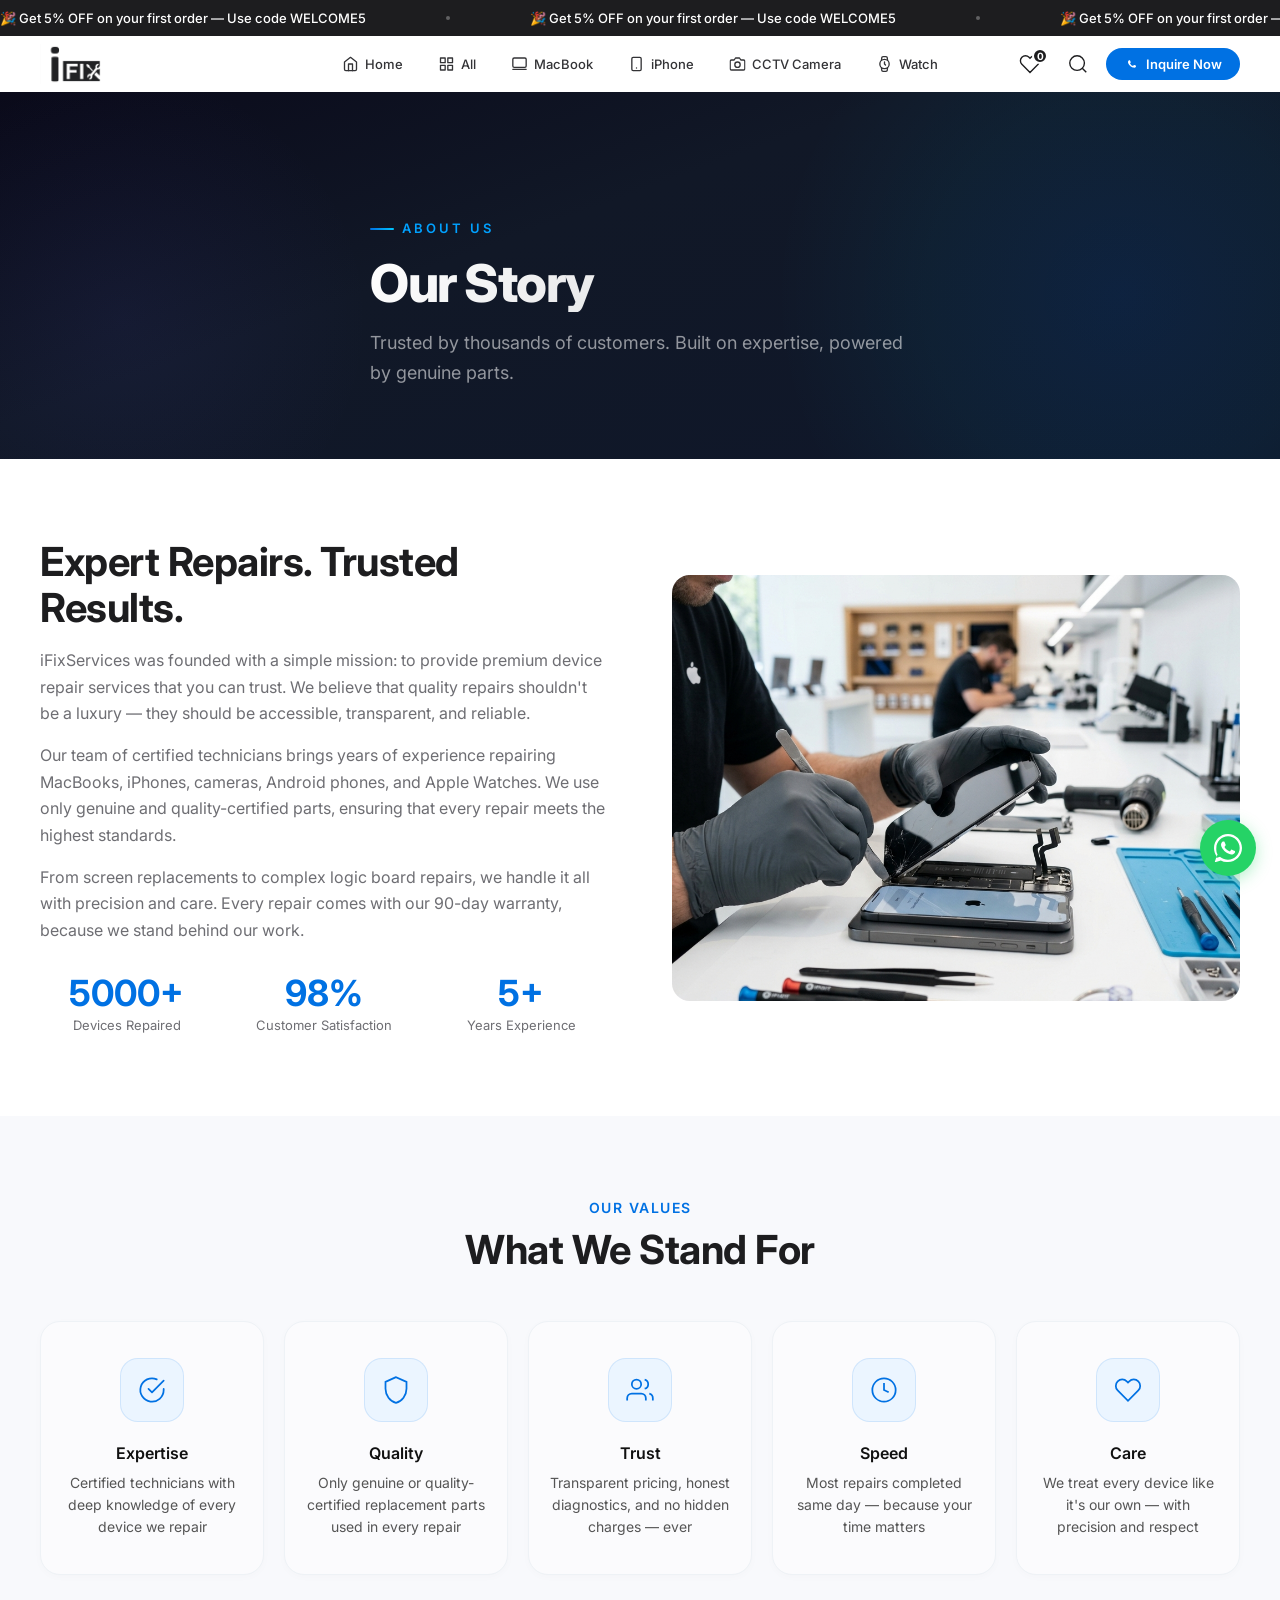
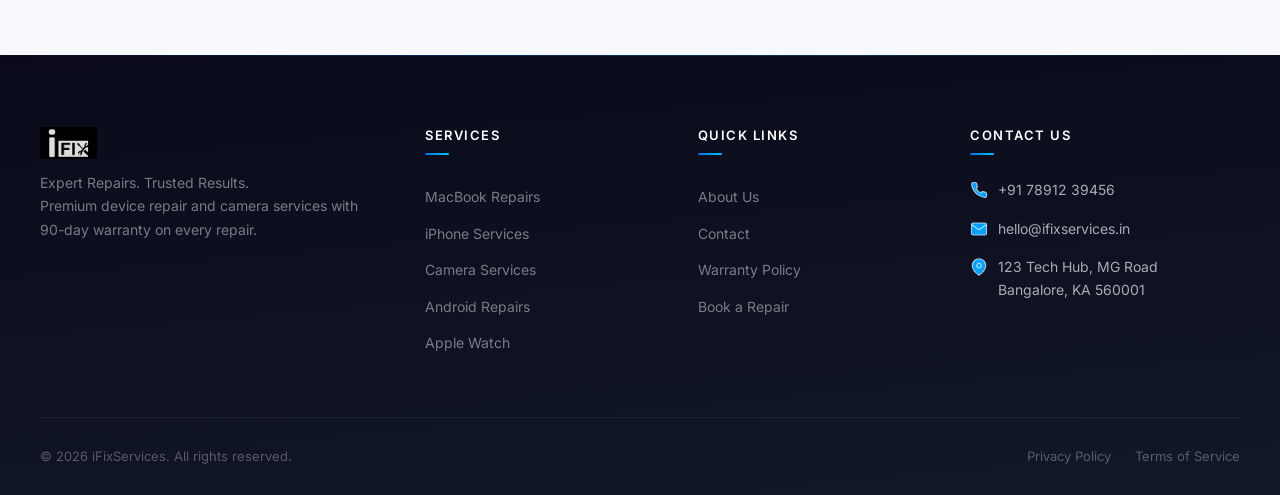
<file: about.html>
<!DOCTYPE html>
<html lang="en">
<head>
  <meta charset="UTF-8">
  <meta name="viewport" content="width=device-width, initial-scale=1.0">
  <meta name="description" content="About iFixServices — Expert device repair and camera services with certified technicians, genuine parts, and 90-day warranty. Learn our story.">
  <title>About Us — iFixServices</title>
  <link rel="stylesheet" href="css/styles.css">
  <link rel="icon" type="image/svg+xml" href="data:image/svg+xml,<svg xmlns='http://www.w3.org/2000/svg' viewBox='0 0 100 100'><text y='.9em' font-size='90'>🔧</text></svg>">
</head>
<body>

  <!-- Announcement Bar -->
  <div class="announcement-bar">
        <div class="announcement-bar__track">
      <span class="announcement-bar__item">🎉 Get 5% OFF on your first order — Use code WELCOME5</span>
      <span class="announcement-bar__divider"></span>
      <span class="announcement-bar__item">🎉 Get 5% OFF on your first order — Use code WELCOME5</span>
      <span class="announcement-bar__divider"></span>
      <span class="announcement-bar__item">🎉 Get 5% OFF on your first order — Use code WELCOME5</span>
      <span class="announcement-bar__divider"></span>
      <span class="announcement-bar__item">🎉 Get 5% OFF on your first order — Use code WELCOME5</span>
      <span class="announcement-bar__divider"></span>
      <span class="announcement-bar__item">🎉 Get 5% OFF on your first order — Use code WELCOME5</span>
      <span class="announcement-bar__divider"></span>
      <span class="announcement-bar__item">🎉 Get 5% OFF on your first order — Use code WELCOME5</span>
    </div>
  </div>

  <nav class="navbar" id="navbar">
    <div class="navbar__inner">
      <a href="/" class="navbar__logo">
        <img src="images/logo.jpeg" alt="iFixServices Logo">
      </a>

      <div class="navbar__menu">
        <a href="/" class="navbar__link">
          <svg viewBox="0 0 24 24" fill="none" stroke="currentColor" stroke-width="2" stroke-linecap="round" stroke-linejoin="round"><path d="M3 9l9-7 9 7v11a2 2 0 0 1-2 2H5a2 2 0 0 1-2-2z"></path><polyline points="9 22 9 12 15 12 15 22"></polyline></svg>
          Home
        </a>
        <a href="/all-services" class="navbar__link">
          <svg viewBox="0 0 24 24" fill="none" stroke="currentColor" stroke-width="2" stroke-linecap="round" stroke-linejoin="round"><rect x="3" y="3" width="7" height="7"></rect><rect x="14" y="3" width="7" height="7"></rect><rect x="14" y="14" width="7" height="7"></rect><rect x="3" y="14" width="7" height="7"></rect></svg>
          All
        </a>
        <a href="/macbook" class="navbar__link">
          <svg viewBox="0 0 24 24" fill="none" stroke="currentColor" stroke-width="2" stroke-linecap="round" stroke-linejoin="round"><rect x="2" y="3" width="20" height="14" rx="2" ry="2"></rect><line x1="2" y1="20" x2="22" y2="20"></line></svg>
          MacBook
        </a>
        <a href="/iphone" class="navbar__link">
          <svg viewBox="0 0 24 24" fill="none" stroke="currentColor" stroke-width="2" stroke-linecap="round" stroke-linejoin="round"><rect x="5" y="2" width="14" height="20" rx="2" ry="2"></rect><line x1="12" y1="18" x2="12.01" y2="18"></line></svg>
          iPhone
        </a>
        <a href="/camera" class="navbar__link">
          <svg viewBox="0 0 24 24" fill="none" stroke="currentColor" stroke-width="2" stroke-linecap="round" stroke-linejoin="round"><path d="M23 19a2 2 0 0 1-2 2H3a2 2 0 0 1-2-2V8a2 2 0 0 1 2-2h4l2-3h6l2 3h4a2 2 0 0 1 2 2z"></path><circle cx="12" cy="13" r="4"></circle></svg>
          CCTV Camera
        </a>
        <a href="/apple-watch" class="navbar__link">
          <svg viewBox="0 0 24 24" fill="none" stroke="currentColor" stroke-width="2" stroke-linecap="round" stroke-linejoin="round"><circle cx="12" cy="12" r="7"></circle><polyline points="12 9 12 12 13.5 13.5"></polyline><path d="M16.51 17.35l-.35 3.83a2 2 0 0 1-2 1.82H9.83a2 2 0 0 1-2-1.82l-.35-3.83m.01-10.7l.35-3.83A2 2 0 0 1 9.83 1h4.35a2 2 0 0 1 2 1.82l.35 3.83"></path></svg>
          Watch
        </a>
      </div>

      <div class="navbar__actions">
        <a href="#" class="navbar__icon-btn" aria-label="Favorites">
          <svg viewBox="0 0 24 24" fill="none" stroke="currentColor" stroke-width="1.5"><path d="M20.84 4.61a5.5 5.5 0 0 0-7.78 0L12 5.67l-1.06-1.06a5.5 5.5 0 0 0-7.78 7.78l1.06 1.06L12 21.23l7.78-7.78 1.06-1.06a5.5 5.5 0 0 0 0-7.78z"></path></svg>
          <span class="navbar__badge">0</span>
        </a>
        <button class="navbar__icon-btn" id="header-search-btn" aria-label="Search">
          <svg viewBox="0 0 24 24" fill="none" stroke="currentColor" stroke-width="1.5"><circle cx="11" cy="11" r="8"></circle><line x1="21" y1="21" x2="16.65" y2="16.65"></line></svg>
        </button>
        <button class="btn btn--primary navbar__cta-btn" data-action="whatsapp-general" style="padding: 8px 18px; font-size: 13px; gap: 6px;">
          <svg viewBox="0 0 24 24" fill="currentColor" style="width: 16px; height: 16px;"><path d="M17.472 14.382c-.297-.149-1.758-.867-2.03-.967-.273-.099-.471-.148-.67.15-.197.297-.767.966-.94 1.164-.173.199-.347.223-.644.075-.297-.15-1.255-.463-2.39-1.475-.883-.788-1.48-1.761-1.653-2.059-.173-.297-.018-.458.13-.606.134-.133.298-.347.446-.52.149-.174.198-.298.298-.497.099-.198.05-.371-.025-.52-.075-.149-.669-1.612-.916-2.207-.242-.579-.487-.5-.669-.51-.173-.008-.371-.01-.57-.01-.198 0-.52.074-.792.372-.272.297-1.04 1.016-1.04 2.479 0 1.462 1.065 2.875 1.213 3.074.149.198 2.096 3.2 5.077 4.487.709.306 1.262.489 1.694.625.712.227 1.36.195 1.871.118.571-.085 1.758-.719 2.006-1.413.248-.694.248-1.289.173-1.413-.074-.124-.272-.198-.57-.347z"/></svg>
          Inquire Now
        </button>
      </div>

      <button class="hamburger" id="hamburger" aria-label="Open menu" aria-expanded="false">
        <span class="hamburger__bar"></span>
        <span class="hamburger__bar"></span>
        <span class="hamburger__bar"></span>
      </button>
    </div>
  </nav>
  <div class="mobile-menu-overlay" id="mobile-overlay"></div>
  <aside class="mobile-menu" id="mobile-menu" aria-hidden="true">
    <a href="/" class="mobile-menu__link"><svg viewBox="0 0 24 24" fill="none" stroke="currentColor" stroke-width="1.5"><path d="M3 9l9-7 9 7v11a2 2 0 0 1-2 2H5a2 2 0 0 1-2-2z"></path></svg> Home</a>
    <a href="/all-services" class="mobile-menu__link"><svg viewBox="0 0 24 24" fill="none" stroke="currentColor" stroke-width="1.5"><rect x="3" y="3" width="7" height="7"></rect><rect x="14" y="3" width="7" height="7"></rect><rect x="14" y="14" width="7" height="7"></rect><rect x="3" y="14" width="7" height="7"></rect></svg> All Services</a>
    <a href="/macbook" class="mobile-menu__link"><svg viewBox="0 0 24 24" fill="none" stroke="currentColor" stroke-width="1.5"><rect x="2" y="3" width="20" height="14" rx="2"/><path d="M2 17h20"/><path d="M6 21h12"/></svg> MacBook Services</a>
    <a href="/iphone" class="mobile-menu__link"><svg viewBox="0 0 24 24" fill="none" stroke="currentColor" stroke-width="1.5"><rect x="5" y="2" width="14" height="20" rx="3"/><circle cx="12" cy="18" r="1"/></svg> iPhone Services</a>
    <a href="/camera" class="mobile-menu__link"><svg viewBox="0 0 24 24" fill="none" stroke="currentColor" stroke-width="1.5"><path d="M23 19a2 2 0 0 1-2 2H3a2 2 0 0 1-2-2V8a2 2 0 0 1 2-2h4l2-3h6l2 3h4a2 2 0 0 1 2 2z"/><circle cx="12" cy="13" r="4"/></svg> CCTV Camera Services</a>
    <a href="/apple-watch" class="mobile-menu__link"><svg viewBox="0 0 24 24" fill="none" stroke="currentColor" stroke-width="1.5"><rect x="6" y="3" width="12" height="18" rx="4"/><path d="M9 1h6"/><path d="M9 23h6"/><rect x="8" y="6" width="8" height="12" rx="2"/></svg> Apple Watch Services</a>
    <a href="/about" class="mobile-menu__link active"><svg viewBox="0 0 24 24" fill="none" stroke="currentColor" stroke-width="1.5"><circle cx="12" cy="12" r="10"/><path d="M12 16v-4"/><path d="M12 8h.01"/></svg> About Us</a>
    <a href="/contact" class="mobile-menu__link"><svg viewBox="0 0 24 24" fill="none" stroke="currentColor" stroke-width="1.5"><path d="M4 4h16c1.1 0 2 .9 2 2v12c0 1.1-.9 2-2 2H4c-1.1 0-2-.9-2-2V6c0-1.1.9-2 2-2z"/><polyline points="22,6 12,13 2,6"/></svg> Contact</a>
    <a href="#" class="mobile-menu__cta" data-action="whatsapp-general"><svg viewBox="0 0 24 24" fill="currentColor"><path d="M17.472 14.382c-.297-.149-1.758-.867-2.03-.967-.273-.099-.471-.148-.67.15-.197.297-.767.966-.94 1.164-.173.199-.347.223-.644.075-.297-.15-1.255-.463-2.39-1.475-.883-.788-1.48-1.761-1.653-2.059-.173-.297-.018-.458.13-.606.134-.133.298-.347.446-.52.149-.174.198-.298.298-.497.099-.198.05-.371-.025-.52-.075-.149-.669-1.612-.916-2.207-.242-.579-.487-.5-.669-.51-.173-.008-.371-.01-.57-.01-.198 0-.52.074-.792.372-.272.297-1.04 1.016-1.04 2.479 0 1.462 1.065 2.875 1.213 3.074.149.198 2.096 3.2 5.077 4.487.709.306 1.262.489 1.694.625.712.227 1.36.195 1.871.118.571-.085 1.758-.719 2.006-1.413.248-.694.248-1.289.173-1.413-.074-.124-.272-.198-.57-.347z"/></svg> Book a Repair</a>
  </aside>

  <section class="page-hero">
    <div class="container">
      <div class="page-hero__content">
        <p class="page-hero__eyebrow">About Us</p>
        <h1 class="page-hero__title">Our Story</h1>
        <p class="page-hero__desc">Trusted by thousands of customers. Built on expertise, powered by genuine parts.</p>
      </div>
    </div>
  </section>

  <section class="section">
    <div class="container">
      <div class="about-section fade-in">
        <div class="about__text">
          <h2>Expert Repairs. Trusted Results.</h2>
          <p>iFixServices was founded with a simple mission: to provide premium device repair services that you can trust. We believe that quality repairs shouldn't be a luxury — they should be accessible, transparent, and reliable.</p>
          <p>Our team of certified technicians brings years of experience repairing MacBooks, iPhones, cameras, Android phones, and Apple Watches. We use only genuine and quality-certified parts, ensuring that every repair meets the highest standards.</p>
          <p>From screen replacements to complex logic board repairs, we handle it all with precision and care. Every repair comes with our 90-day warranty, because we stand behind our work.</p>
          <div class="about__stats">
            <div class="about__stat">
              <div class="about__stat-number">5000+</div>
              <div class="about__stat-label">Devices Repaired</div>
            </div>
            <div class="about__stat">
              <div class="about__stat-number">98%</div>
              <div class="about__stat-label">Customer Satisfaction</div>
            </div>
            <div class="about__stat">
              <div class="about__stat-number">5+</div>
              <div class="about__stat-label">Years Experience</div>
            </div>
          </div>
        </div>
        <div class="about__image-wrap">
          <img src="images/hero-iphone.png" alt="iFixServices repair technician at work" loading="lazy">
        </div>
      </div>
    </div>
  </section>

  <section class="section section--alt">
    <div class="container">
      <div class="section__header fade-in">
        <p class="section__eyebrow">Our Values</p>
        <h2 class="section__title">What We Stand For</h2>
      </div>
      <div class="trust__grid stagger-children">
        <div class="trust-item">
          <div class="trust-item__icon"><svg viewBox="0 0 24 24" fill="none" stroke="currentColor" stroke-width="1.5" stroke-linecap="round" stroke-linejoin="round"><path d="M22 11.08V12a10 10 0 1 1-5.93-9.14"/><polyline points="22 4 12 14.01 9 11.01"/></svg></div>
          <h4 class="trust-item__title">Expertise</h4>
          <p class="trust-item__desc">Certified technicians with deep knowledge of every device we repair</p>
        </div>
        <div class="trust-item">
          <div class="trust-item__icon"><svg viewBox="0 0 24 24" fill="none" stroke="currentColor" stroke-width="1.5"><path d="M12 1L3 5v6c0 5.55 3.84 10.74 9 12 5.16-1.26 9-6.45 9-12V5l-9-4z"/></svg></div>
          <h4 class="trust-item__title">Quality</h4>
          <p class="trust-item__desc">Only genuine or quality-certified replacement parts used in every repair</p>
        </div>
        <div class="trust-item">
          <div class="trust-item__icon"><svg viewBox="0 0 24 24" fill="none" stroke="currentColor" stroke-width="1.5"><path d="M17 21v-2a4 4 0 0 0-4-4H5a4 4 0 0 0-4 4v2"/><circle cx="9" cy="7" r="4"/><path d="M23 21v-2a4 4 0 0 0-3-3.87"/><path d="M16 3.13a4 4 0 0 1 0 7.75"/></svg></div>
          <h4 class="trust-item__title">Trust</h4>
          <p class="trust-item__desc">Transparent pricing, honest diagnostics, and no hidden charges — ever</p>
        </div>
        <div class="trust-item">
          <div class="trust-item__icon"><svg viewBox="0 0 24 24" fill="none" stroke="currentColor" stroke-width="1.5"><circle cx="12" cy="12" r="10"/><polyline points="12 6 12 12 16 14"/></svg></div>
          <h4 class="trust-item__title">Speed</h4>
          <p class="trust-item__desc">Most repairs completed same day — because your time matters</p>
        </div>
        <div class="trust-item">
          <div class="trust-item__icon"><svg viewBox="0 0 24 24" fill="none" stroke="currentColor" stroke-width="1.5"><path d="M20.84 4.61a5.5 5.5 0 0 0-7.78 0L12 5.67l-1.06-1.06a5.5 5.5 0 0 0-7.78 7.78l1.06 1.06L12 21.23l7.78-7.78 1.06-1.06a5.5 5.5 0 0 0 0-7.78z"/></svg></div>
          <h4 class="trust-item__title">Care</h4>
          <p class="trust-item__desc">We treat every device like it's our own — with precision and respect</p>
        </div>
      </div>
    </div>
  </section>

  <footer class="footer"><div class="container"><div class="footer__grid"><div><div class="footer__brand-name"><img src="images/logo.jpeg" alt="iFixServices" style="height: 32px; width: auto; filter: invert(1);"></div><p class="footer__tagline">Expert Repairs. Trusted Results.<br>Premium device repair and camera services with 90-day warranty on every repair.</p></div><div><h4 class="footer__heading">Services</h4><a href="/macbook" class="footer__link">MacBook Repairs</a><a href="/iphone" class="footer__link">iPhone Services</a><a href="/camera" class="footer__link">Camera Services</a><a href="/android" class="footer__link">Android Repairs</a><a href="/apple-watch" class="footer__link">Apple Watch</a></div><div><h4 class="footer__heading">Quick Links</h4><a href="/about" class="footer__link">About Us</a><a href="/contact" class="footer__link">Contact</a><a href="#" class="footer__link">Warranty Policy</a><a href="#" class="footer__link" data-action="whatsapp-general">Book a Repair</a></div><div><h4 class="footer__heading">Contact Us</h4><div class="footer__contact-item"><svg viewBox="0 0 24 24" fill="none" stroke="currentColor" stroke-width="1.5"><path d="M22 16.92v3a2 2 0 0 1-2.18 2 19.79 19.79 0 0 1-8.63-3.07 19.5 19.5 0 0 1-6-6 19.79 19.79 0 0 1-3.07-8.67A2 2 0 0 1 4.11 2h3a2 2 0 0 1 2 1.72 12.84 12.84 0 0 0 .7 2.81 2 2 0 0 1-.45 2.11L8.09 9.91a16 16 0 0 0 6 6l1.27-1.27a2 2 0 0 1 2.11-.45 12.84 12.84 0 0 0 2.81.7A2 2 0 0 1 22 16.92z"/></svg><span>+91 78912 39456</span></div><div class="footer__contact-item"><svg viewBox="0 0 24 24" fill="none" stroke="currentColor" stroke-width="1.5"><path d="M4 4h16c1.1 0 2 .9 2 2v12c0 1.1-.9 2-2 2H4c-1.1 0-2-.9-2-2V6c0-1.1.9-2 2-2z"/><polyline points="22,6 12,13 2,6"/></svg><span>hello@ifixservices.in</span></div><div class="footer__contact-item"><svg viewBox="0 0 24 24" fill="none" stroke="currentColor" stroke-width="1.5"><path d="M21 10c0 7-9 13-9 13s-9-6-9-13a9 9 0 0 1 18 0z"/><circle cx="12" cy="10" r="3"/></svg><span>123 Tech Hub, MG Road<br>Bangalore, KA 560001</span></div></div></div><div class="footer__bottom"><span>© 2026 iFixServices. All rights reserved.</span><div class="footer__legal-links"><a href="#">Privacy Policy</a><a href="#">Terms of Service</a></div></div></div></footer>
  <a href="#" class="whatsapp-float" id="whatsapp-float" aria-label="Chat on WhatsApp"><svg viewBox="0 0 24 24" fill="currentColor"><path d="M17.472 14.382c-.297-.149-1.758-.867-2.03-.967-.273-.099-.471-.148-.67.15-.197.297-.767.966-.94 1.164-.173.199-.347.223-.644.075-.297-.15-1.255-.463-2.39-1.475-.883-.788-1.48-1.761-1.653-2.059-.173-.297-.018-.458.13-.606.134-.133.298-.347.446-.52.149-.174.198-.298.298-.497.099-.198.05-.371-.025-.52-.075-.149-.669-1.612-.916-2.207-.242-.579-.487-.5-.669-.51-.173-.008-.371-.01-.57-.01-.198 0-.52.074-.792.372-.272.297-1.04 1.016-1.04 2.479 0 1.462 1.065 2.875 1.213 3.074.149.198 2.096 3.2 5.077 4.487.709.306 1.262.489 1.694.625.712.227 1.36.195 1.871.118.571-.085 1.758-.719 2.006-1.413.248-.694.248-1.289.173-1.413-.074-.124-.272-.198-.57-.347z"/><path d="M12 0C5.373 0 0 5.373 0 12c0 2.625.846 5.059 2.284 7.034L.789 23.492a.5.5 0 0 0 .611.611l4.458-1.495A11.952 11.952 0 0 0 12 24c6.627 0 12-5.373 12-12S18.627 0 12 0zm0 22c-2.387 0-4.607-.798-6.382-2.143l-.446-.348-3.174 1.064 1.064-3.174-.348-.446A9.953 9.953 0 0 1 2 12C2 6.477 6.477 2 12 2s10 4.477 10 10-4.477 10-10 10z"/></svg><span class="whatsapp-float__tooltip">Chat with us</span></a>
  <button class="scroll-top" id="scroll-top" aria-label="Scroll to top"><svg viewBox="0 0 24 24" fill="none" stroke="currentColor" stroke-width="2" stroke-linecap="round" stroke-linejoin="round"><polyline points="18 15 12 9 6 15"/></svg></button>
  
  <!-- ═══════ MOBILE BOTTOM NAVIGATION BAR ═══════ -->
  <nav class="mobile-bottom-nav" id="mobile-bottom-nav">
    <a href="/" class="mobile-bottom-nav__item">
      <svg viewBox="0 0 24 24" fill="none" stroke="currentColor" stroke-width="2"><path d="M3 9l9-7 9 7v11a2 2 0 0 1-2 2H5a2 2 0 0 1-2-2z"></path><polyline points="9 22 9 12 15 12 15 22"></polyline></svg>
      <span>Home</span>
    </a>
    <a href="/all-services" class="mobile-bottom-nav__item">
      <svg viewBox="0 0 24 24" fill="none" stroke="currentColor" stroke-width="2"><rect x="3" y="3" width="7" height="7"></rect><rect x="14" y="3" width="7" height="7"></rect><rect x="14" y="14" width="7" height="7"></rect><rect x="3" y="14" width="7" height="7"></rect></svg>
      <span>Services</span>
    </a>
    <a href="#" class="mobile-bottom-nav__item mobile-bottom-nav__item--cta" data-action="whatsapp-general">
      <div class="mobile-bottom-nav__cta-icon">
        <svg viewBox="0 0 24 24" fill="currentColor"><path d="M17.472 14.382c-.297-.149-1.758-.867-2.03-.967-.273-.099-.471-.148-.67.15-.197.297-.767.966-.94 1.164-.173.199-.347.223-.644.075-.297-.15-1.255-.463-2.39-1.475-.883-.788-1.48-1.761-1.653-2.059-.173-.297-.018-.458.13-.606.134-.133.298-.347.446-.52.149-.174.198-.298.298-.497.099-.198.05-.371-.025-.52-.075-.149-.669-1.612-.916-2.207-.242-.579-.487-.5-.669-.51-.173-.008-.371-.01-.57-.01-.198 0-.52.074-.792.372-.272.297-1.04 1.016-1.04 2.479 0 1.462 1.065 2.875 1.213 3.074.149.198 2.096 3.2 5.077 4.487.709.306 1.262.489 1.694.625.712.227 1.36.195 1.871.118.571-.085 1.758-.719 2.006-1.413.248-.694.248-1.289.173-1.413-.074-.124-.272-.198-.57-.347z"/></svg>
      </div>
      <span>Inquire</span>
    </a>
    <a href="/iphone" class="mobile-bottom-nav__item">
      <svg viewBox="0 0 24 24" fill="none" stroke="currentColor" stroke-width="2"><rect x="5" y="2" width="14" height="20" rx="2" ry="2"></rect><line x1="12" y1="18" x2="12.01" y2="18"></line></svg>
      <span>iPhone</span>
    </a>
    <a href="/about" class="mobile-bottom-nav__item active">
      <svg viewBox="0 0 24 24" fill="none" stroke="currentColor" stroke-width="2"><circle cx="12" cy="12" r="10"/><path d="M12 16v-4"/><path d="M12 8h.01"/></svg>
      <span>About</span>
    </a>
  </nav>

  <script src="js/main.js"></script>
</body>
</html>
</file>
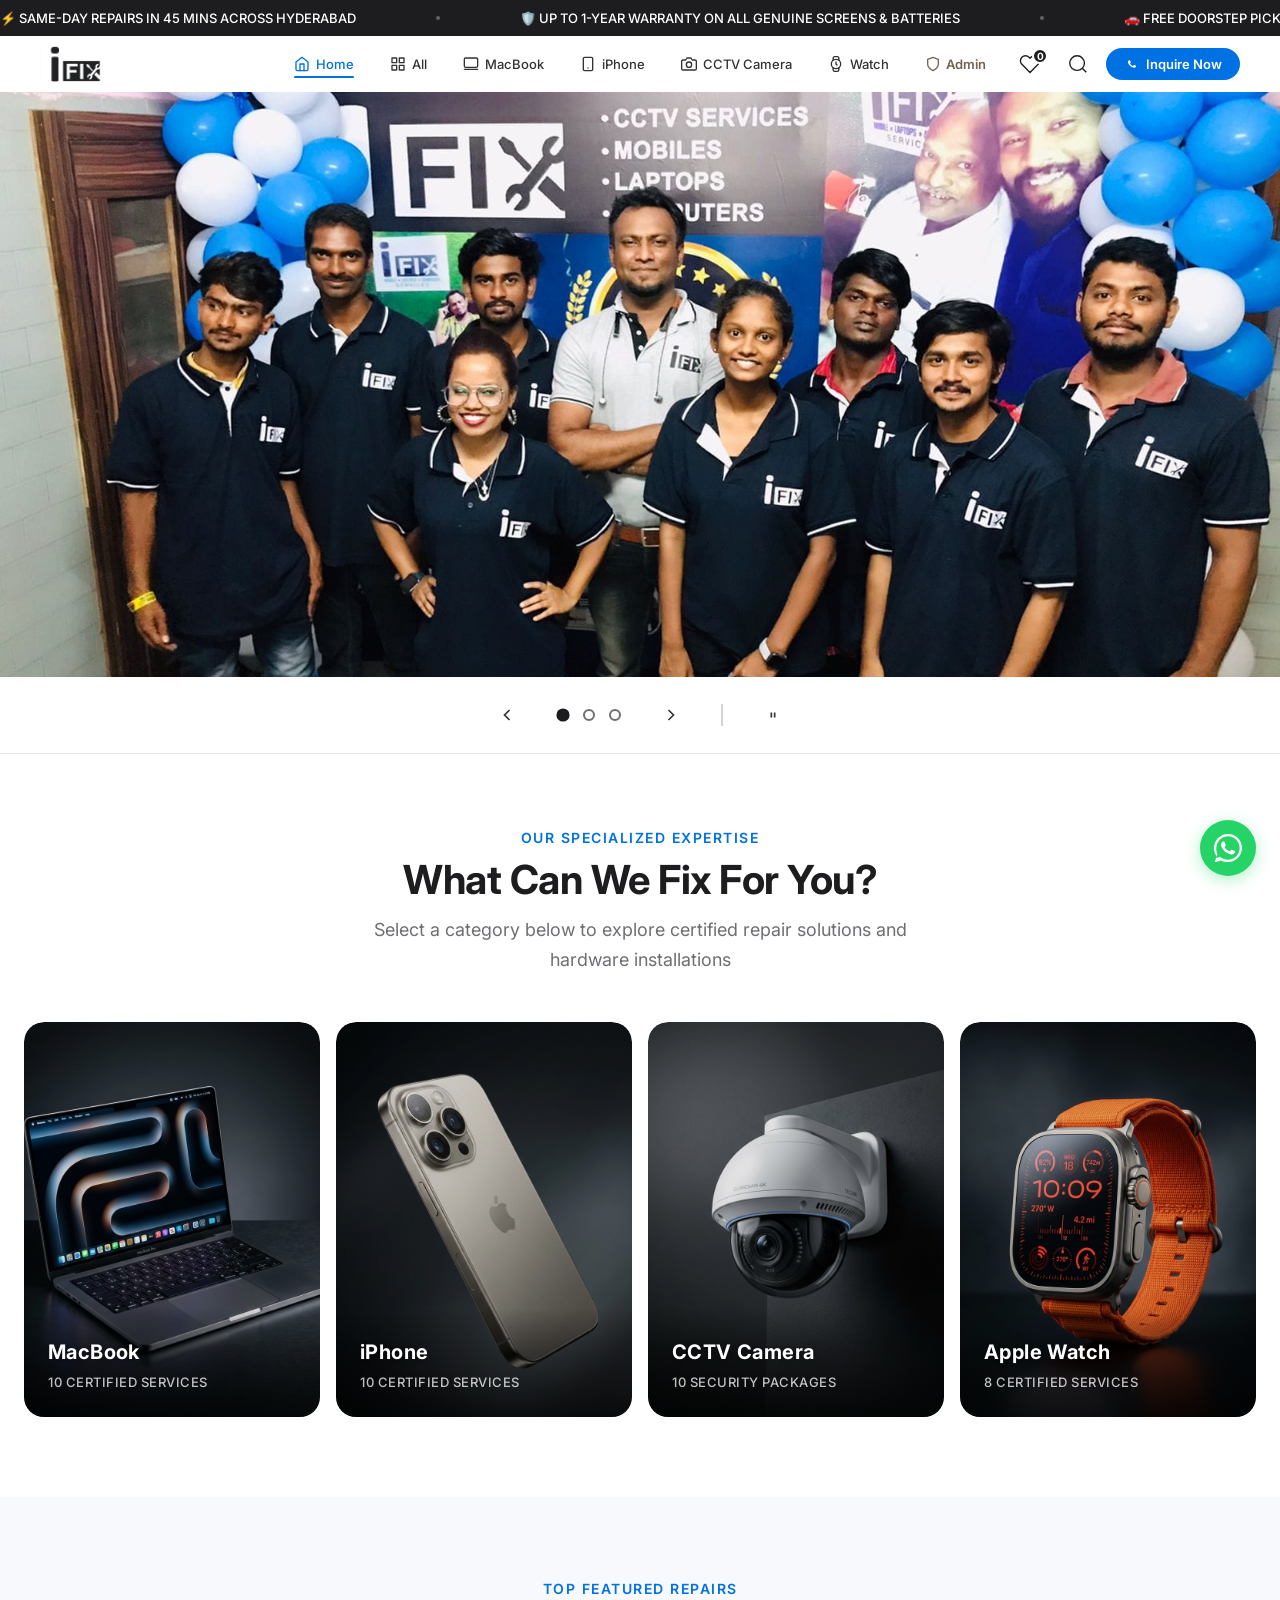
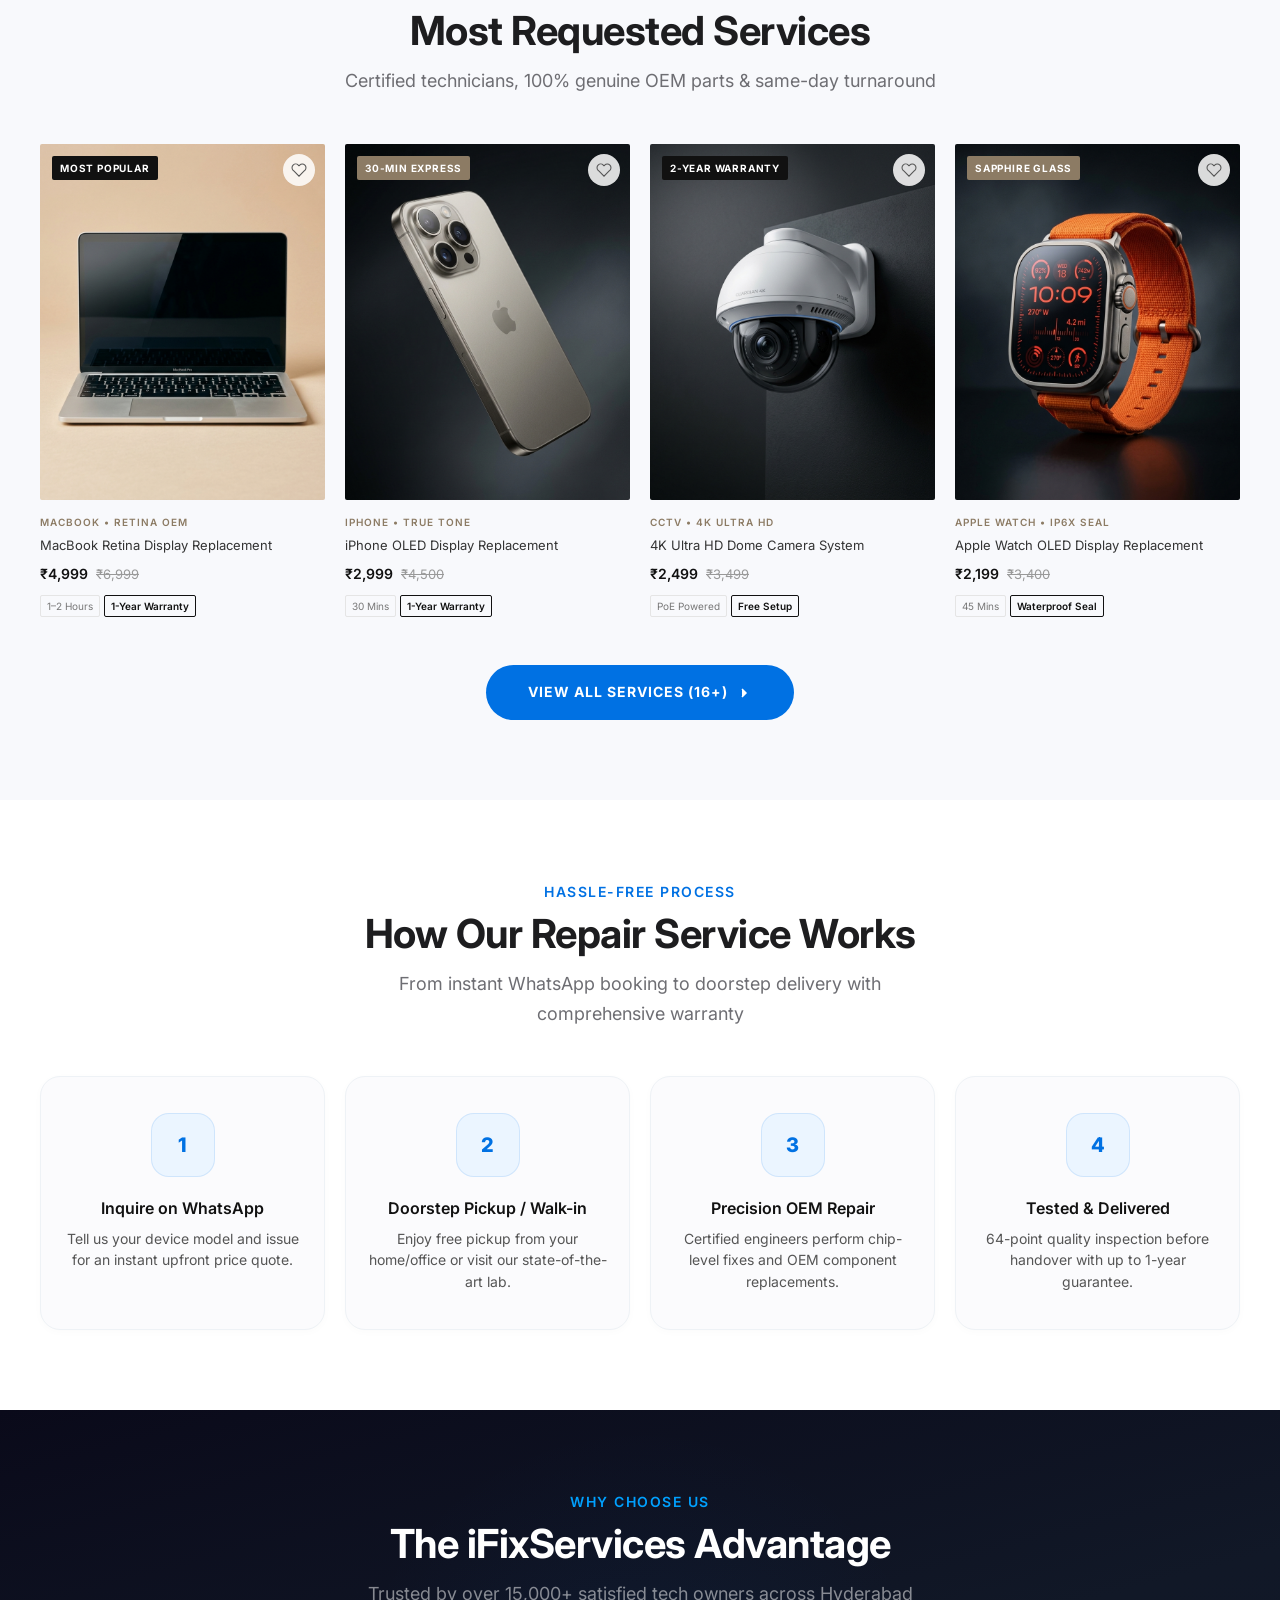
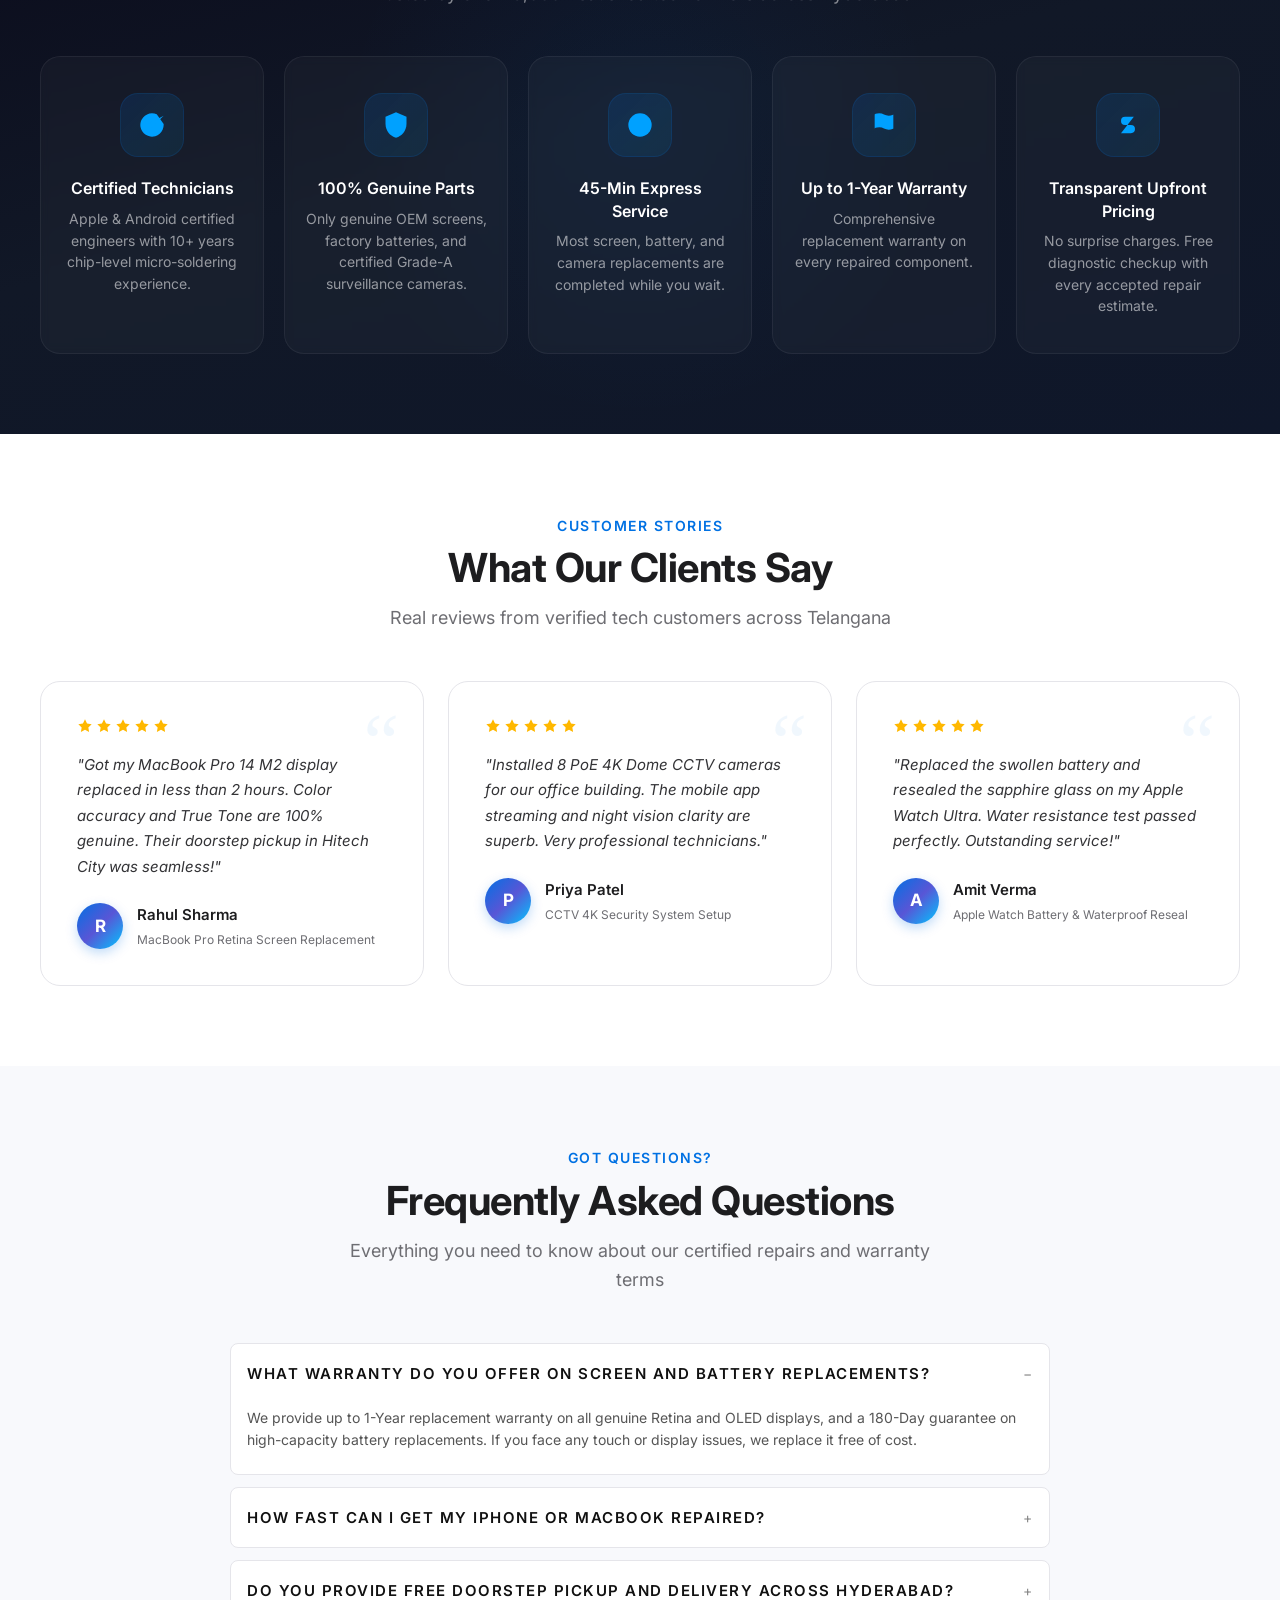
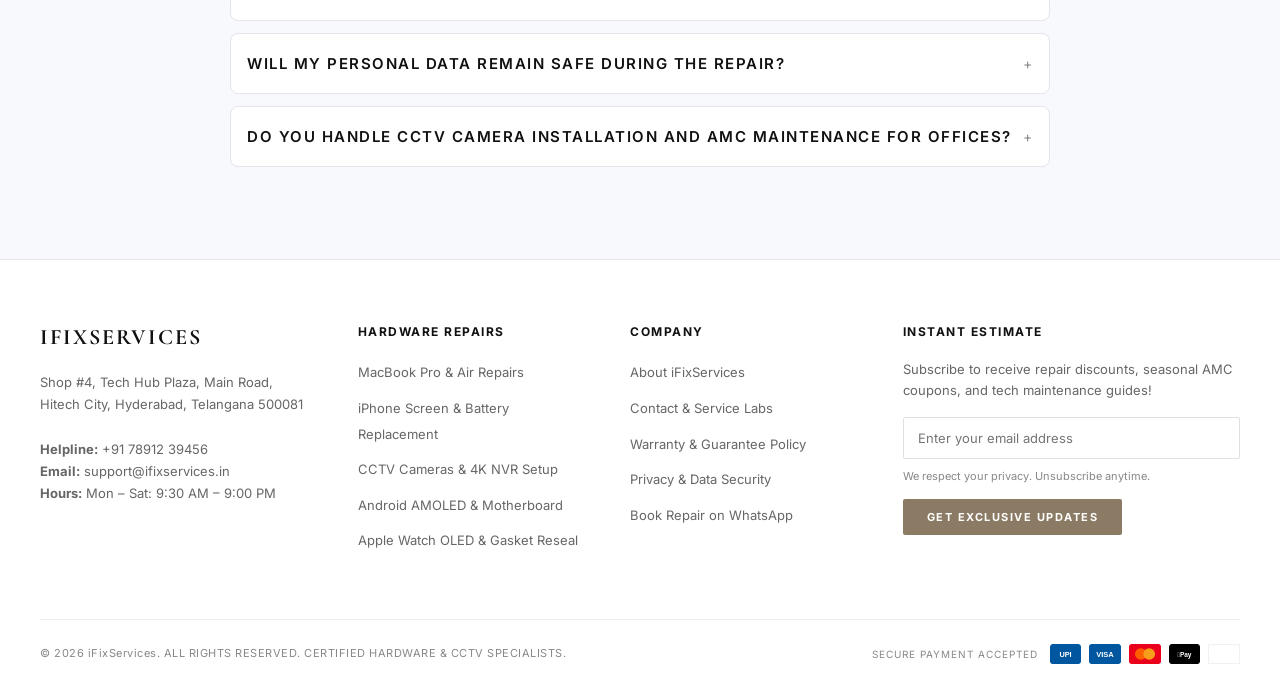
<file: admin.html>
<!DOCTYPE html>
<html lang="en">
<head>
  <meta charset="UTF-8">
  <meta name="viewport" content="width=device-width, initial-scale=1.0">
  <title>Admin Dashboard — iFixServices Product & Inventory Management</title>
  <meta name="description" content="Admin Management Portal for iFixServices. Manage repair services, pricing, stock availability, and service images.">
  
  <link rel="preconnect" href="https://fonts.googleapis.com">
  <link rel="preconnect" href="https://fonts.gstatic.com" crossorigin>
  <link href="https://fonts.googleapis.com/css2?family=Cinzel:wght@400;600;700&family=Montserrat:wght@300;400;500;600;700&family=Playfair+Display:ital,wght@0,400;0,600;1,400&display=swap" rel="stylesheet">
  
  <link rel="stylesheet" href="css/styles.css">
</head>
<body class="editorial-body">

  <!-- ════ STANDALONE ADMIN HEADER BAR ════ -->
  <header class="admin-standalone-header">
    <div class="container">
      <div class="admin-standalone-header__inner">
        <a href="/" class="admin-brand-logo">
          <span class="admin-brand-tag" style="margin-left:0; font-size:12px; letter-spacing:2px; padding:6px 14px;">ADMIN PORTAL</span>
        </a>

        <div style="display:flex; gap:12px; align-items:center;">
          <button type="button" class="admin-btn admin-btn--primary" id="add-service-hero-btn">
            + Add New Service
          </button>
          <a href="/all-services" target="_blank" class="admin-btn admin-btn--secondary" style="text-decoration:none;">
            View Store ↗
          </a>
          <button type="button" class="admin-btn admin-btn--secondary" id="admin-logout-btn">
            Logout
          </button>
        </div>
      </div>
    </div>
  </header>

  <!-- ════ MAIN ADMIN DASHBOARD BODY ════ -->
  <main class="editorial-main">
    
    <!-- Hero Title Banner -->
    <section class="admin-dashboard-hero">
      <div class="container">
        <div class="admin-dashboard-hero__inner">
          <div>
            <span class="admin-login-card__badge">AUTHENTICATED SESSION</span>
            <h1 class="admin-dashboard-hero__title">Product & Inventory Management</h1>
            <p class="admin-dashboard-hero__sub">Update service prices, titles, badges, stock status, and custom images with real-time store sync.</p>
          </div>
          <div class="admin-hero-actions">
            <button type="button" class="admin-btn admin-btn--primary" id="open-add-modal-btn">+ Add New Product</button>
            <a href="/all-services" target="_blank" class="admin-btn admin-btn--secondary">View Live Store ↗</a>
          </div>
        </div>
      </div>
    </section>

    <div class="container" style="padding-top: 30px; padding-bottom: 80px;">
      
      <!-- Stats Row -->
      <div class="admin-stats-grid">
        <div class="admin-stat-card">
          <div class="admin-stat-card__label">Total Services</div>
          <div class="admin-stat-card__val" id="stat-total-services">0</div>
        </div>
        <div class="admin-stat-card">
          <div class="admin-stat-card__label">In Stock Services</div>
          <div class="admin-stat-card__val" id="stat-instock-services" style="color:#137333;">0</div>
        </div>
        <div class="admin-stat-card">
          <div class="admin-stat-card__label">Out of Stock</div>
          <div class="admin-stat-card__val" id="stat-outofstock-services" style="color:#c5221f;">0</div>
        </div>
        <div class="admin-stat-card">
          <div class="admin-stat-card__label">Categories</div>
          <div class="admin-stat-card__val">4 Main</div>
        </div>
      </div>

      <!-- Controls & Filter Bar -->
      <div class="admin-controls-bar">
        <div style="display:flex; gap:12px; align-items:center; flex-wrap:wrap;">
          <input type="text" id="admin-search-input" class="admin-search-input" placeholder="🔍 Search service by title, ID, or tag...">
          
          <select id="admin-category-filter" class="admin-filter-select">
            <option value="all">ALL CATEGORIES</option>
            <option value="macbook">MacBook Services</option>
            <option value="iphone">iPhone Services</option>
            <option value="cctv">CCTV Camera Services</option>
            <option value="watch">Apple Watch Care</option>
          </select>

          <select id="admin-stock-filter" class="admin-filter-select">
            <option value="all">ALL STOCK STATUS</option>
            <option value="instock">In Stock Only</option>
            <option value="outofstock">Out of Stock Only</option>
          </select>
        </div>

        <button type="button" class="admin-btn admin-btn--secondary" id="reset-catalog-btn" title="Reset to Factory Catalog Defaults" style="font-size:10px;">
          ↻ Reset Catalog Defaults
        </button>
      </div>

      <!-- Services Management Table -->
      <div class="admin-table-wrap">
        <table class="admin-table">
          <thead>
            <tr>
              <th>Image</th>
              <th>Service Title</th>
              <th>Category</th>
              <th>Price (₹)</th>
              <th>Original (₹)</th>
              <th>Badge Tag</th>
              <th>Stock Status</th>
              <th>Actions</th>
            </tr>
          </thead>
          <tbody id="admin-services-table-body">
            <!-- Rendered dynamically by js/admin.js -->
          </tbody>
        </table>
      </div>

    </div>
  </main>

  <!-- ════ ADD / EDIT PRODUCT MODAL ════ -->
  <div class="admin-modal-overlay" id="product-form-modal-overlay">
    <div class="admin-modal" role="dialog" aria-modal="true">
      <div class="admin-modal__header">
        <h3 class="admin-modal__title" id="product-modal-title">Add New Service</h3>
        <button type="button" class="admin-login-card__close" id="product-modal-close">&times;</button>
      </div>
      <div class="admin-modal__body">
        <form id="admin-product-form">
          <input type="hidden" id="form-product-id">

          <div class="admin-form-group">
            <label for="form-title">Service Title *</label>
            <input type="text" id="form-title" class="admin-form-input" placeholder="e.g. MacBook Pro M3 Retina Screen Replacement" required>
          </div>

          <div class="form-row-2">
            <div class="admin-form-group">
              <label for="form-category">Category *</label>
              <select id="form-category" class="admin-form-input" required>
                <option value="macbook">MacBook</option>
                <option value="iphone">iPhone</option>
                <option value="cctv">CCTV Camera</option>
                <option value="watch">Apple Watch</option>
              </select>
            </div>

            <div class="admin-form-group">
              <label for="form-stock">Stock Availability *</label>
              <select id="form-stock" class="admin-form-input" required>
                <option value="instock">In Stock</option>
                <option value="outofstock">Out of Stock</option>
              </select>
            </div>
          </div>

          <div class="form-row-2">
            <div class="admin-form-group">
              <label for="form-price">Price (₹) *</label>
              <input type="number" id="form-price" class="admin-form-input" placeholder="2999" required min="0">
            </div>

            <div class="admin-form-group">
              <label for="form-original-price">Original Price (₹) (Optional)</label>
              <input type="number" id="form-original-price" class="admin-form-input" placeholder="4500" min="0">
            </div>
          </div>

          <div class="form-row-2">
            <div class="admin-form-group">
              <label for="form-badge">Badge Label</label>
              <input type="text" id="form-badge" class="admin-form-input" placeholder="MOST POPULAR / 100% HEALTH / OEM">
            </div>

            <div class="admin-form-group">
              <label for="form-tag">Meta Tag / Warranty</label>
              <input type="text" id="form-tag" class="admin-form-input" placeholder="1-YEAR WARRANTY • 30 MINS">
            </div>
          </div>

          <div class="admin-form-group">
            <label for="form-image-file">Upload Image File OR Enter Image URL</label>
            <input type="file" id="form-image-file" class="admin-form-input" accept="image/*">
            <input type="text" id="form-image-url" class="admin-form-input" placeholder="images/placeholder-macbook.png" style="margin-top:8px;">
            
            <div class="image-preview-box">
              <img id="form-image-preview" src="images/service-placeholder.png" alt="Preview">
            </div>
          </div>

          <div style="display:flex; justify-content:flex-end; gap:12px; margin-top:24px;">
            <button type="button" class="admin-btn admin-btn--secondary" id="product-modal-cancel">Cancel</button>
            <button type="submit" class="admin-btn admin-btn--primary" id="product-modal-submit">Save Service</button>
          </div>
        </form>
      </div>
    </div>
  </div>

  <!-- ════ FOOTER ════ -->
  <footer class="editorial-footer">
    <div class="container">
      <div class="editorial-footer__bottom">
        <div class="editorial-footer__copy">
          © 2026 iFixServices. ALL RIGHTS RESERVED. ADMIN MANAGEMENT PORTAL.
        </div>
      </div>
    </div>
  </footer>

  <!-- Toast Notification -->
  <div class="toast-notification" id="toast-notification" role="status" aria-live="polite">
    <div class="toast-notification__icon">✓</div>
    <div class="toast-notification__text">
      <strong id="toast-title">Catalog Updated</strong>
      <span id="toast-desc">Service changes saved successfully.</span>
    </div>
  </div>

  <script src="js/main.js"></script>
  <script src="js/admin.js"></script>
</body>
</html>
</file>
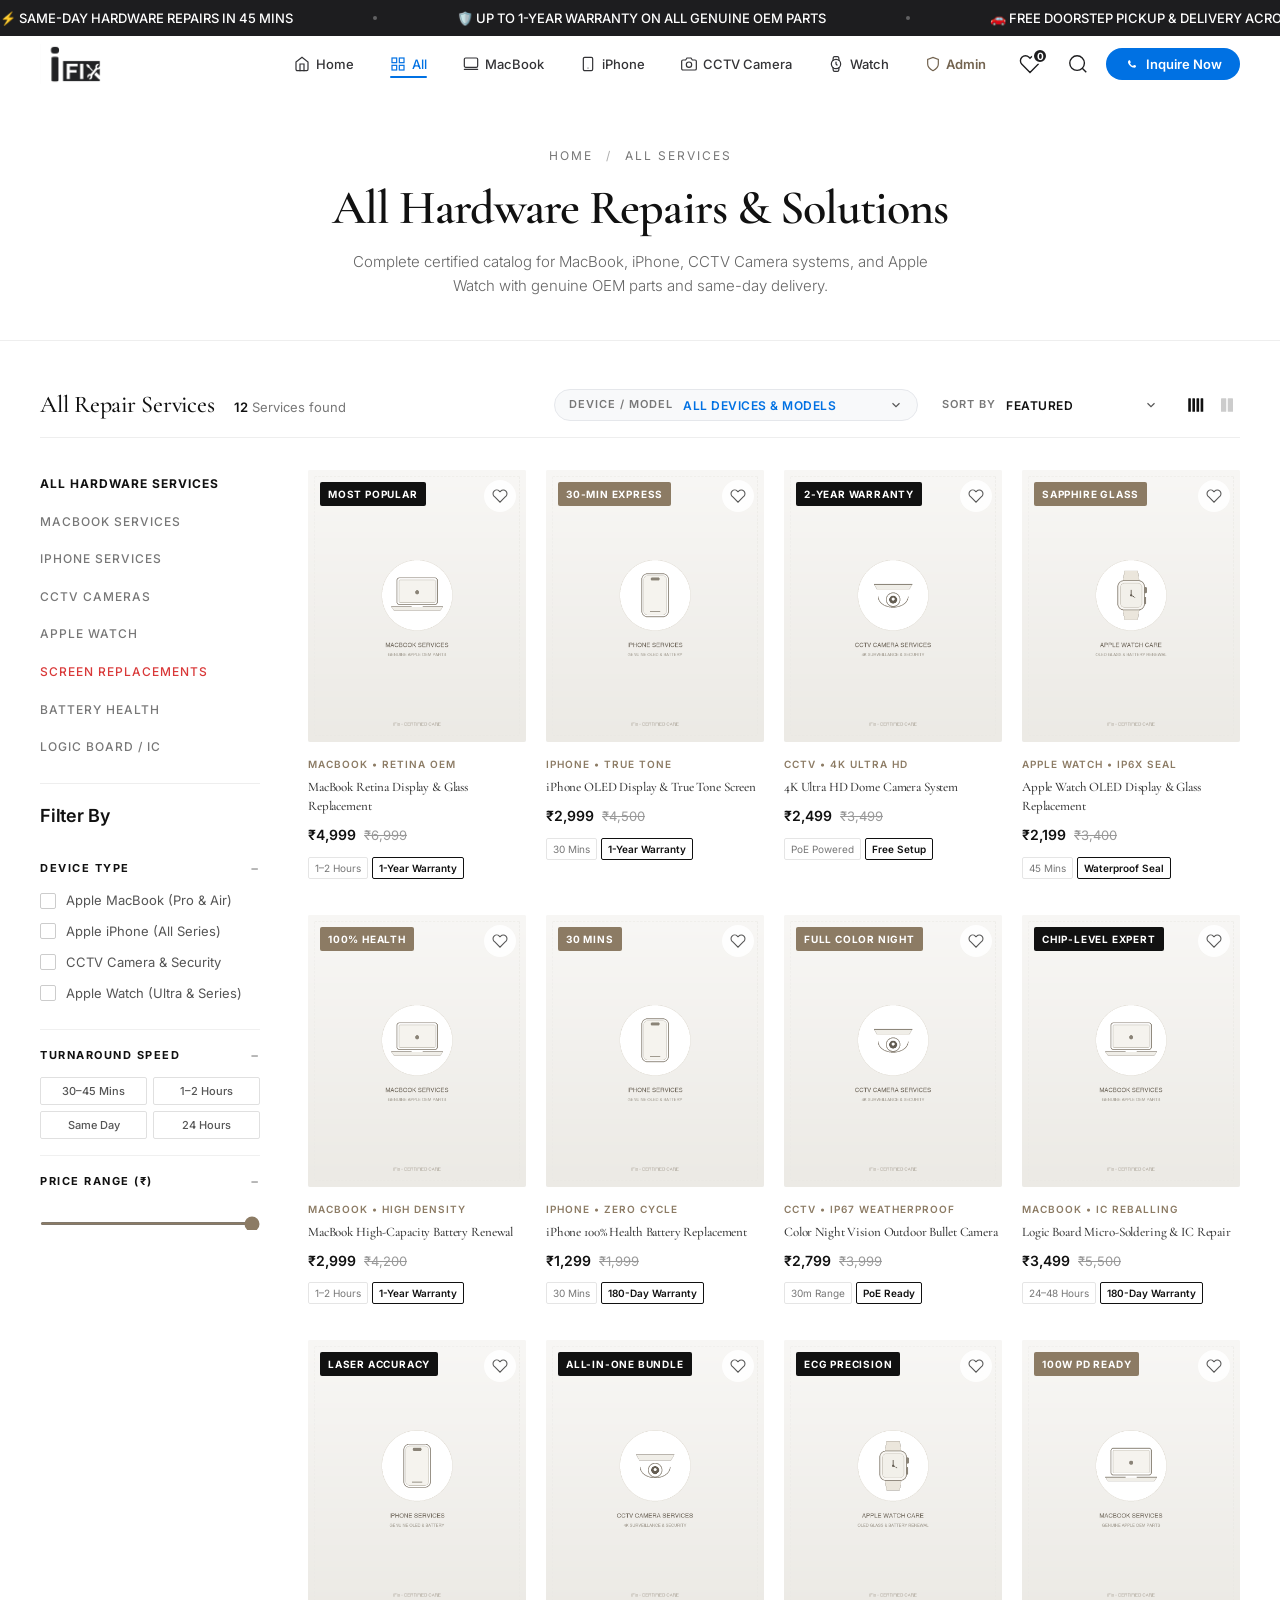
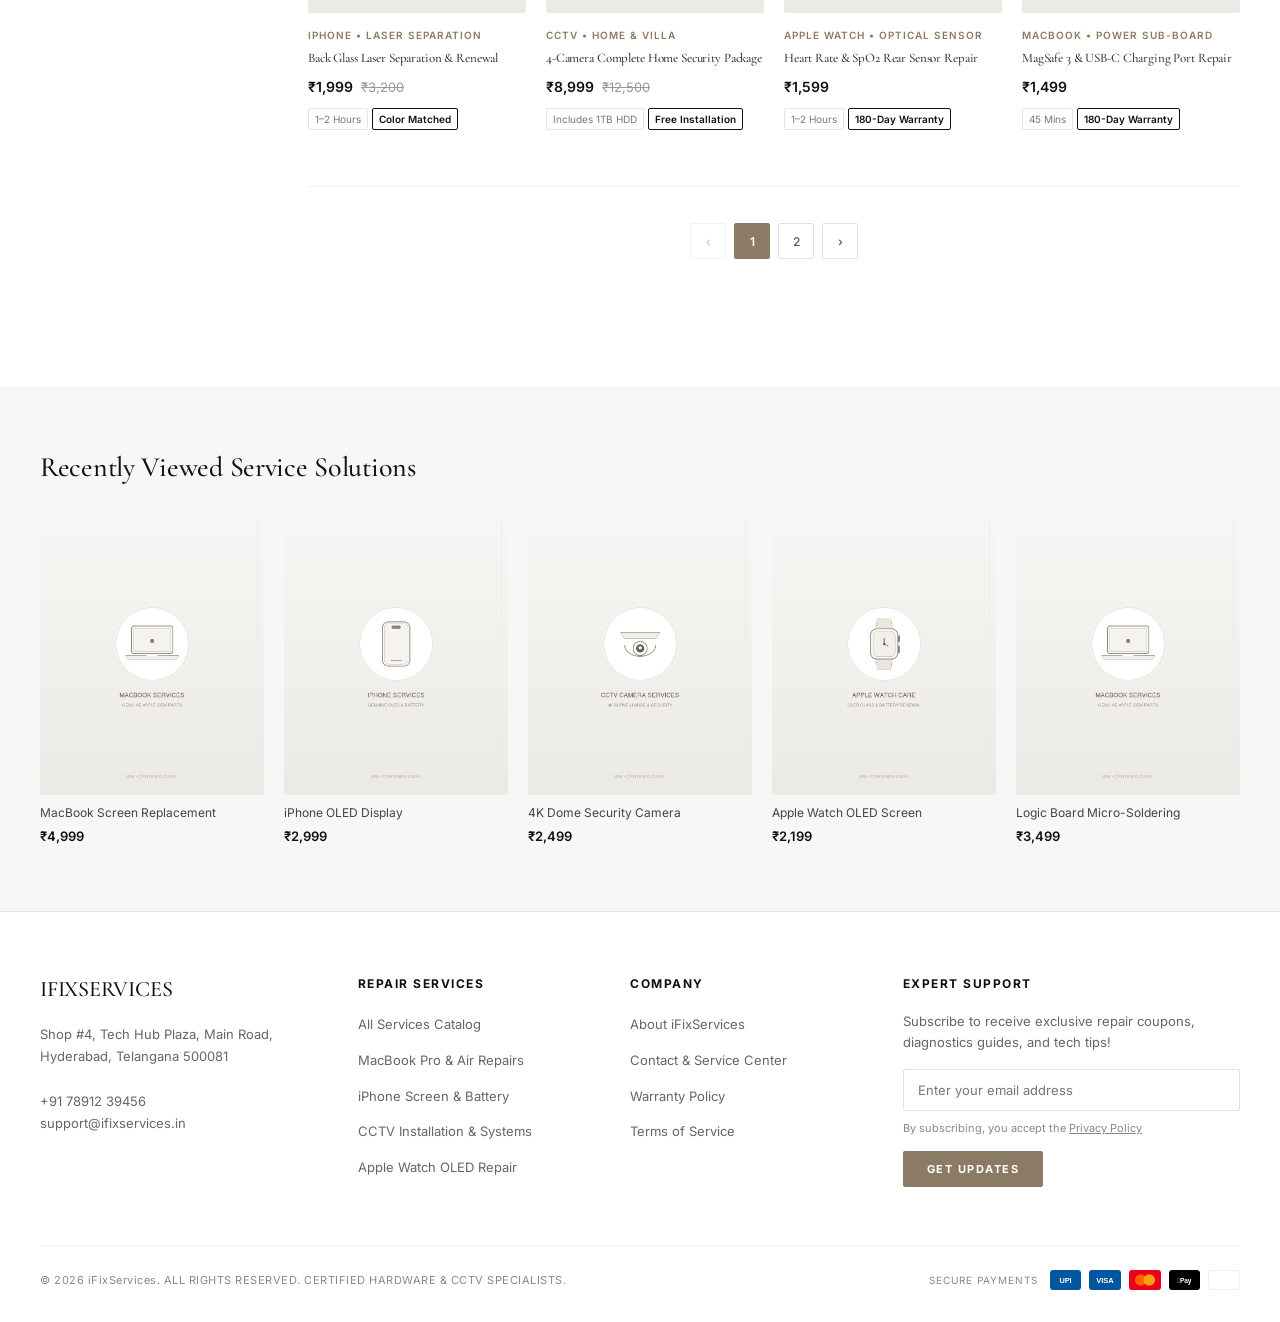
<file: all-services.html>
<!DOCTYPE html>
<html lang="en">
<head>
  <meta charset="UTF-8">
  <meta name="viewport" content="width=device-width, initial-scale=1.0">
  <meta name="description" content="All certified repair & security services by iFixServices. MacBook, iPhone, CCTV Camera & Apple Watch repairs with same-day turnaround, genuine OEM parts, and up to 1-year warranty.">
  <title>All Services & Repairs — iFixServices</title>
  <link rel="stylesheet" href="css/styles.css">
  <link rel="preconnect" href="https://fonts.googleapis.com">
  <link rel="preconnect" href="https://fonts.gstatic.com" crossorigin>
  <link href="https://fonts.googleapis.com/css2?family=Cormorant+Garamond:ital,wght@0,400;0,500;0,600;0,700;1,400&family=Inter:wght@300;400;500;600;700&display=swap" rel="stylesheet">
  <link rel="icon" type="image/svg+xml" href="data:image/svg+xml,<svg xmlns='http://www.w3.org/2000/svg' viewBox='0 0 100 100'><text y='.9em' font-size='90'>⚡</text></svg>">
</head>
<body class="shop-page">

  <!-- ═══════ ANNOUNCEMENT BAR ═══════ -->
  <div class="announcement-bar">
    <div class="announcement-bar__track">
      <span class="announcement-bar__item">⚡ SAME-DAY HARDWARE REPAIRS IN 45 MINS</span>
      <span class="announcement-bar__divider"></span>
      <span class="announcement-bar__item">🛡️ UP TO 1-YEAR WARRANTY ON ALL GENUINE OEM PARTS</span>
      <span class="announcement-bar__divider"></span>
      <span class="announcement-bar__item">🚗 FREE DOORSTEP PICKUP & DELIVERY ACROSS HYDERABAD</span>
      <span class="announcement-bar__divider"></span>
      <span class="announcement-bar__item">⚡ SAME-DAY HARDWARE REPAIRS IN 45 MINS</span>
      <span class="announcement-bar__divider"></span>
      <span class="announcement-bar__item">🛡️ UP TO 1-YEAR WARRANTY ON ALL GENUINE OEM PARTS</span>
      <span class="announcement-bar__divider"></span>
      <span class="announcement-bar__item">🚗 FREE DOORSTEP PICKUP & DELIVERY ACROSS HYDERABAD</span>
    </div>
  </div>

  <!-- ═══════ NAVIGATION ═══════ -->
  <nav class="navbar" id="navbar">
    <div class="navbar__inner">
      <a href="/" class="navbar__logo">
        <img src="images/logo.jpeg" alt="iFixServices Logo">
      </a>

      <div class="navbar__menu">
        <a href="/" class="navbar__link">
          <svg viewBox="0 0 24 24" fill="none" stroke="currentColor" stroke-width="1.8" stroke-linecap="round"><path d="M3 9l9-7 9 7v11a2 2 0 0 1-2 2H5a2 2 0 0 1-2-2z"></path><polyline points="9 22 9 12 15 12 15 22"></polyline></svg>
          Home
        </a>
        <a href="/all-services" class="navbar__link active">
          <svg viewBox="0 0 24 24" fill="none" stroke="currentColor" stroke-width="1.8" stroke-linecap="round"><rect x="3" y="3" width="7" height="7"></rect><rect x="14" y="3" width="7" height="7"></rect><rect x="14" y="14" width="7" height="7"></rect><rect x="3" y="14" width="7" height="7"></rect></svg>
          All
        </a>
        <a href="/macbook" class="navbar__link">
          <svg viewBox="0 0 24 24" fill="none" stroke="currentColor" stroke-width="1.8" stroke-linecap="round"><rect x="2" y="3" width="20" height="14" rx="2"></rect><line x1="2" y1="20" x2="22" y2="20"></line></svg>
          MacBook
        </a>
        <a href="/iphone" class="navbar__link">
          <svg viewBox="0 0 24 24" fill="none" stroke="currentColor" stroke-width="1.8" stroke-linecap="round"><rect x="5" y="2" width="14" height="20" rx="2"></rect><line x1="12" y1="18" x2="12.01" y2="18"></line></svg>
          iPhone
        </a>
        <a href="/camera" class="navbar__link">
          <svg viewBox="0 0 24 24" fill="none" stroke="currentColor" stroke-width="1.8" stroke-linecap="round"><path d="M23 19a2 2 0 0 1-2 2H3a2 2 0 0 1-2-2V8a2 2 0 0 1 2-2h4l2-3h6l2 3h4a2 2 0 0 1 2 2z"></path><circle cx="12" cy="13" r="4"></circle></svg>
          CCTV Camera
        </a>
        <a href="/apple-watch" class="navbar__link">
          <svg viewBox="0 0 24 24" fill="none" stroke="currentColor" stroke-width="1.8" stroke-linecap="round"><circle cx="12" cy="12" r="7"></circle><polyline points="12 9 12 12 13.5 13.5"></polyline><path d="M16.51 17.35l-.35 3.83a2 2 0 0 1-2 1.82H9.83a2 2 0 0 1-2-1.82l-.35-3.83m.01-10.7l.35-3.83A2 2 0 0 1 9.83 1h4.35a2 2 0 0 1 2 1.82l.35 3.83"></path></svg>
          Watch
        </a>
        <a href="/admin" class="navbar__link editorial-nav__link--admin">
          <svg viewBox="0 0 24 24" fill="none" stroke="currentColor" stroke-width="1.8" stroke-linecap="round"><path d="M12 22s8-4 8-10V5l-8-3-8 3v7c0 6 8 10 8 10z"></path></svg>
          Admin
        </a>
      </div>

      <div class="navbar__actions">
        <a href="#saved" class="navbar__icon-btn" id="wishlist-btn" aria-label="Saved Services">
          <svg viewBox="0 0 24 24" fill="none" stroke="currentColor" stroke-width="1.5"><path d="M20.84 4.61a5.5 5.5 0 0 0-7.78 0L12 5.67l-1.06-1.06a5.5 5.5 0 0 0-7.78 7.78l1.06 1.06L12 21.23l7.78-7.78 1.06-1.06a5.5 5.5 0 0 0 0-7.78z"></path></svg>
          <span class="navbar__badge" id="wishlist-count">0</span>
        </a>
        <button class="navbar__icon-btn" id="header-search-btn" aria-label="Search">
          <svg viewBox="0 0 24 24" fill="none" stroke="currentColor" stroke-width="1.5"><circle cx="11" cy="11" r="8"></circle><line x1="21" y1="21" x2="16.65" y2="16.65"></line></svg>
        </button>
        <button class="btn btn--primary navbar__cta-btn" data-action="whatsapp-general" style="padding: 8px 18px; font-size: 13px; gap: 6px;">
          <svg viewBox="0 0 24 24" fill="currentColor" style="width: 16px; height: 16px;"><path d="M17.472 14.382c-.297-.149-1.758-.867-2.03-.967-.273-.099-.471-.148-.67.15-.197.297-.767.966-.94 1.164-.173.199-.347.223-.644.075-.297-.15-1.255-.463-2.39-1.475-.883-.788-1.48-1.761-1.653-2.059-.173-.297-.018-.458.13-.606.134-.133.298-.347.446-.52.149-.174.198-.298.298-.497.099-.198.05-.371-.025-.52-.075-.149-.669-1.612-.916-2.207-.242-.579-.487-.5-.669-.51-.173-.008-.371-.01-.57-.01-.198 0-.52.074-.792.372-.272.297-1.04 1.016-1.04 2.479 0 1.462 1.065 2.875 1.213 3.074.149.198 2.096 3.2 5.077 4.487.709.306 1.262.489 1.694.625.712.227 1.36.195 1.871.118.571-.085 1.758-.719 2.006-1.413.248-.694.248-1.289.173-1.413-.074-.124-.272-.198-.57-.347z"/></svg>
          Inquire Now
        </button>
      </div>

      <button class="hamburger" id="hamburger" aria-label="Open menu" aria-expanded="false">
        <span class="hamburger__bar"></span>
        <span class="hamburger__bar"></span>
        <span class="hamburger__bar"></span>
      </button>
    </div>
  </nav>

  <!-- Mobile Menu Overlay -->
  <div class="mobile-menu-overlay" id="mobile-overlay"></div>
  <aside class="mobile-menu" id="mobile-menu" aria-hidden="true">
    <a href="/" class="mobile-menu__link"><svg viewBox="0 0 24 24" fill="none" stroke="currentColor" stroke-width="1.5"><path d="M3 9l9-7 9 7v11a2 2 0 0 1-2 2H5a2 2 0 0 1-2-2z"></path></svg> Home</a>
    <a href="/all-services" class="mobile-menu__link active"><svg viewBox="0 0 24 24" fill="none" stroke="currentColor" stroke-width="1.5"><rect x="3" y="3" width="7" height="7"></rect><rect x="14" y="3" width="7" height="7"></rect><rect x="14" y="14" width="7" height="7"></rect><rect x="3" y="14" width="7" height="7"></rect></svg> All Services</a>
    <a href="/macbook" class="mobile-menu__link"><svg viewBox="0 0 24 24" fill="none" stroke="currentColor" stroke-width="1.5"><rect x="2" y="3" width="20" height="14" rx="2"></rect></svg> MacBook Services</a>
    <a href="/iphone" class="mobile-menu__link"><svg viewBox="0 0 24 24" fill="none" stroke="currentColor" stroke-width="1.5"><rect x="5" y="2" width="14" height="20" rx="3"></rect></svg> iPhone Services</a>
    <a href="/camera" class="mobile-menu__link"><svg viewBox="0 0 24 24" fill="none" stroke="currentColor" stroke-width="1.5"><path d="M23 19a2 2 0 0 1-2 2H3a2 2 0 0 1-2-2V8a2 2 0 0 1 2-2h4l2-3h6l2 3h4a2 2 0 0 1 2 2z"></path></svg> CCTV Camera Services</a>
    <a href="/apple-watch" class="mobile-menu__link"><svg viewBox="0 0 24 24" fill="none" stroke="currentColor" stroke-width="1.5"><circle cx="12" cy="12" r="7"></circle></svg> Apple Watch Services</a>
    <a href="/about" class="mobile-menu__link"><svg viewBox="0 0 24 24" fill="none" stroke="currentColor" stroke-width="1.5"><circle cx="12" cy="12" r="10"></circle></svg> About Us</a>
    <a href="/contact" class="mobile-menu__link"><svg viewBox="0 0 24 24" fill="none" stroke="currentColor" stroke-width="1.5"><path d="M4 4h16c1.1 0 2 .9 2 2v12c0 1.1-.9 2-2 2H4c-1.1 0-2-.9-2-2V6c0-1.1.9-2 2-2z"></path></svg> Contact</a>
    <a href="#" class="mobile-menu__cta" data-action="whatsapp-general"><svg viewBox="0 0 24 24" fill="currentColor"><path d="M17.472 14.382c-.297-.149-1.758-.867-2.03-.967-.273-.099-.471-.148-.67.15-.197.297-.767.966-.94 1.164-.173.199-.347.223-.644.075-.297-.15-1.255-.463-2.39-1.475-.883-.788-1.48-1.761-1.653-2.059-.173-.297-.018-.458.13-.606.134-.133.298-.347.446-.52.149-.174.198-.298.298-.497.099-.198.05-.371-.025-.52-.075-.149-.669-1.612-.916-2.207-.242-.579-.487-.5-.669-.51-.173-.008-.371-.01-.57-.01-.198 0-.52.074-.792.372-.272.297-1.04 1.016-1.04 2.479 0 1.462 1.065 2.875 1.213 3.074.149.198 2.096 3.2 5.077 4.487.709.306 1.262.489 1.694.625.712.227 1.36.195 1.871.118.571-.085 1.758-.719 2.006-1.413.248-.694.248-1.289.173-1.413-.074-.124-.272-.198-.57-.347z"/></svg> WhatsApp Support</a>
  </aside>

  <!-- ═══════════════════════════════════════════════════
       1. CLEAN EDITORIAL HEADER (All Services)
       ═══════════════════════════════════════════════════ -->
  <header class="editorial-hero editorial-hero--white">
    <div class="container editorial-hero__container">
      <nav class="editorial-hero__breadcrumbs" aria-label="Breadcrumb">
        <a href="/">Home</a>
        <span class="editorial-hero__sep">/</span>
        <span aria-current="page">All Services</span>
      </nav>
      <h1 class="editorial-hero__title">All Hardware Repairs & Solutions</h1>
      <p class="editorial-hero__subtitle">Complete certified catalog for MacBook, iPhone, CCTV Camera systems, and Apple Watch with genuine OEM parts and same-day delivery.</p>
    </div>
  </header>

  <!-- ═══════════════════════════════════════════════════
       2. SHOP TOOLBAR & MAIN CATALOG LAYOUT
       ═══════════════════════════════════════════════════ -->
  <main class="shop-main">
    <div class="container">

      <div class="shop-toolbar">
        <div class="shop-toolbar__left">
          <h2 class="shop-toolbar__title">All Repair Services</h2>
          <span class="shop-toolbar__count"><strong id="product-count">16</strong> Services found</span>
        </div>

        <div class="shop-toolbar__right">
          <!-- Select Model Dropdown -->
          <div class="shop-toolbar__model-select">
            <span class="shop-toolbar__sort-label">DEVICE / MODEL</span>
            <div class="custom-select-wrap">
              <select id="model-filter-select" class="shop-toolbar__select" aria-label="Filter by exact device model">
                <option value="all" selected>ALL DEVICES & MODELS</option>
                <optgroup label="MacBook Models">
                  <option value="macbook mb-pro-m3">MacBook Pro 14"/16" (M3 / Pro / Max)</option>
                  <option value="macbook mb-pro-m2">MacBook Pro 14"/16" (M2 Pro / Max)</option>
                  <option value="macbook mb-pro-m1">MacBook Pro 14"/16" (M1 Pro / Max)</option>
                  <option value="macbook mb-air-m3-m2">MacBook Air 15"/13" (M3 / M2)</option>
                  <option value="macbook mb-air-13-m1">MacBook Air 13" (M1 2020)</option>
                  <option value="macbook mb-pro-intel">MacBook Pro Intel Series</option>
                </optgroup>
                <optgroup label="iPhone Models">
                  <option value="iphone ip-15-pro">iPhone 15 Pro Max & 15 Pro</option>
                  <option value="iphone ip-15">iPhone 15 & 15 Plus</option>
                  <option value="iphone ip-14-pro">iPhone 14 Pro Max & 14 Pro</option>
                  <option value="iphone ip-14">iPhone 14 & 14 Plus</option>
                  <option value="iphone ip-13">iPhone 13 / 13 Pro / 13 Mini</option>
                  <option value="iphone ip-12">iPhone 12 / 12 Pro / 12 Mini</option>
                  <option value="iphone ip-11">iPhone 11 / Pro / Pro Max</option>
                </optgroup>
                <optgroup label="CCTV Security">
                  <option value="camera cctv-4k-dome">4K Ultra HD Dome Camera System</option>
                  <option value="camera cctv-bullet-night">Color Night Vision Outdoor Bullet</option>
                  <option value="camera cctv-ptz-360">360° PTZ Speed Dome Camera</option>
                  <option value="camera cctv-home-pkg">4-Camera Complete Home Package</option>
                </optgroup>
                <optgroup label="Apple Watch">
                  <option value="watch watch-ultra-2">Apple Watch Ultra 2 & Ultra 1</option>
                  <option value="watch watch-s9-s8">Apple Watch Series 9 & 8</option>
                  <option value="watch watch-s7">Apple Watch Series 7</option>
                  <option value="watch watch-se">Apple Watch SE</option>
                </optgroup>
              </select>
              <svg class="custom-select-arrow" viewBox="0 0 24 24" fill="none" stroke="currentColor" stroke-width="2"><polyline points="6 9 12 15 18 9"></polyline></svg>
            </div>
          </div>

          <div class="shop-toolbar__sort">
            <span class="shop-toolbar__sort-label">SORT BY</span>
            <div class="custom-select-wrap">
              <select id="sort-select" class="shop-toolbar__select" aria-label="Sort all repairs">
                <option value="featured" selected>FEATURED</option>
                <option value="price-asc">PRICE: LOW TO HIGH</option>
                <option value="price-desc">PRICE: HIGH TO LOW</option>
                <option value="rating">HIGHEST RATED</option>
                <option value="newest">POPULAR REPAIRS</option>
              </select>
              <svg class="custom-select-arrow" viewBox="0 0 24 24" fill="none" stroke="currentColor" stroke-width="2"><polyline points="6 9 12 15 18 9"></polyline></svg>
            </div>
          </div>

          <div class="shop-toolbar__layout-btns">
            <button class="shop-toolbar__layout-btn active" data-grid="4" title="4 Columns Grid" aria-label="4 Columns Grid">
              <svg viewBox="0 0 24 24" fill="currentColor"><rect x="3" y="3" width="3.5" height="18" rx="0.5"/><rect x="8.5" y="3" width="3.5" height="18" rx="0.5"/><rect x="14" y="3" width="3.5" height="18" rx="0.5"/><rect x="19.5" y="3" width="3.5" height="18" rx="0.5"/></svg>
            </button>
            <button class="shop-toolbar__layout-btn" data-grid="2" title="Compact Grid" aria-label="2 Columns Grid">
              <svg viewBox="0 0 24 24" fill="currentColor"><rect x="4" y="3" width="7" height="18" rx="0.5"/><rect x="13" y="3" width="7" height="18" rx="0.5"/></svg>
            </button>
          </div>

          <button class="shop-mobile-filter-btn" id="open-filter-drawer">
            <svg viewBox="0 0 24 24" fill="none" stroke="currentColor" stroke-width="1.8"><line x1="4" y1="6" x2="20" y2="6"/><line x1="4" y1="12" x2="20" y2="12"/><line x1="4" y1="18" x2="20" y2="18"/><circle cx="8" cy="6" r="2" fill="currentColor"/><circle cx="16" cy="12" r="2" fill="currentColor"/><circle cx="10" cy="18" r="2" fill="currentColor"/></svg>
            <span>Filter</span>
          </button>
        </div>
      </div>

      <!-- ═══════════════════════════════════════════════════
           3. TWO-COLUMN ALL SERVICES CATALOG LAYOUT
           ═══════════════════════════════════════════════════ -->
      <div class="shop-layout">

        <!-- ─── SIDEBAR FILTERS ─── -->
        <aside class="shop-sidebar" id="shop-sidebar">
          <div class="shop-sidebar__inner">
            
            <div class="shop-sidebar__mobile-header">
              <h3>Filters</h3>
              <button class="shop-sidebar__close-btn" id="close-filter-drawer" aria-label="Close Filters">&times;</button>
            </div>

            <!-- Categories Quick Navigation -->
            <div class="filter-group filter-group--categories">
              <ul class="category-nav-list">
                <li class="category-nav-item active" data-category="all"><a href="#all">ALL HARDWARE SERVICES</a></li>
                <li class="category-nav-item" data-category="macbook"><a href="#macbook">MACBOOK SERVICES</a></li>
                <li class="category-nav-item" data-category="iphone"><a href="#iphone">IPHONE SERVICES</a></li>
                <li class="category-nav-item" data-category="camera"><a href="#cctv">CCTV CAMERAS</a></li>
                <li class="category-nav-item" data-category="watch"><a href="#watch">APPLE WATCH</a></li>
                <li class="category-nav-item highlight" data-category="screen"><a href="#screen">SCREEN REPLACEMENTS</a></li>
                <li class="category-nav-item" data-category="battery"><a href="#battery">BATTERY HEALTH</a></li>
                <li class="category-nav-item" data-category="logicboard"><a href="#logicboard">LOGIC BOARD / IC</a></li>
              </ul>
            </div>

            <div class="shop-sidebar__divider"></div>
            <h4 class="shop-sidebar__main-title">Filter By</h4>

            <!-- 1. DEVICE CATEGORY -->
            <div class="filter-accordion open">
              <button class="filter-accordion__header">
                <span>DEVICE TYPE</span>
                <span class="filter-accordion__icon">−</span>
              </button>
              <div class="filter-accordion__body">
                <label class="custom-checkbox">
                  <input type="checkbox" name="material" value="macbook">
                  <span class="custom-checkbox__box"></span>
                  <span class="custom-checkbox__text">Apple MacBook (Pro & Air)</span>
                </label>
                <label class="custom-checkbox">
                  <input type="checkbox" name="material" value="iphone">
                  <span class="custom-checkbox__box"></span>
                  <span class="custom-checkbox__text">Apple iPhone (All Series)</span>
                </label>
                <label class="custom-checkbox">
                  <input type="checkbox" name="material" value="camera">
                  <span class="custom-checkbox__box"></span>
                  <span class="custom-checkbox__text">CCTV Camera & Security</span>
                </label>
                <label class="custom-checkbox">
                  <input type="checkbox" name="material" value="watch">
                  <span class="custom-checkbox__box"></span>
                  <span class="custom-checkbox__text">Apple Watch (Ultra & Series)</span>
                </label>
              </div>
            </div>

            <!-- 2. SPEED CHIPS -->
            <div class="filter-accordion open">
              <button class="filter-accordion__header">
                <span>TURNAROUND SPEED</span>
                <span class="filter-accordion__icon">−</span>
              </button>
              <div class="filter-accordion__body">
                <div class="size-chip-grid" style="grid-template-columns: repeat(2, 1fr);">
                  <button type="button" class="size-chip" data-size="30m">30–45 Mins</button>
                  <button type="button" class="size-chip" data-size="1hr">1–2 Hours</button>
                  <button type="button" class="size-chip" data-size="same-day">Same Day</button>
                  <button type="button" class="size-chip" data-size="24hr">24 Hours</button>
                </div>
              </div>
            </div>

            <!-- 3. ESTIMATED PRICE RANGE -->
            <div class="filter-accordion open">
              <button class="filter-accordion__header">
                <span>PRICE RANGE (₹)</span>
                <span class="filter-accordion__icon">−</span>
              </button>
              <div class="filter-accordion__body">
                <div class="price-slider-wrap">
                  <div class="price-slider-range">
                    <input type="range" id="filter-price-slider" min="499" max="25000" value="25000" step="500">
                  </div>
                  <div class="price-slider-label">
                    <span>From: </span>
                    <strong id="price-slider-value">₹499 — ₹25,000</strong>
                  </div>
                  <button type="button" class="price-filter-apply-btn" id="apply-price-filter">VIEW SERVICES (16)</button>
                </div>
              </div>
            </div>

            <!-- RESET ALL -->
            <div class="shop-sidebar__reset-wrap">
              <button type="button" class="shop-sidebar__reset-btn" id="clear-all-filters">
                <svg viewBox="0 0 24 24" fill="none" stroke="currentColor" stroke-width="1.8"><path d="M3 12a9 9 0 1 0 9-9 9.75 9.75 0 0 0-6.74 2.74L3 8"/><path d="M3 3v5h5"/></svg>
                RESET FILTERS
              </button>
            </div>

          </div>
        </aside>

        <!-- ─── 4. MAIN ALL SERVICES GRID (4 Columns) ─── -->
        <div class="shop-content">

          <!-- Active Model Indicator -->
          <div class="model-banner-indicator" id="model-banner-indicator">
            <div class="model-banner-indicator__text">
              <span>⚡</span>
              <span>Selected Device / Model: <strong id="model-banner-name">All Devices & Models</strong></span>
            </div>
            <button type="button" class="model-banner-indicator__reset" id="model-banner-reset">Reset to All Devices</button>
          </div>

          <div class="editorial-product-grid" id="product-grid">

            <!-- 1. MacBook Screen Replacement -->
            <article class="editorial-card" data-category="macbook screen" data-material="macbook" data-price="4999" data-rating="4.9">
              <div class="editorial-card__image-container">
                <span class="editorial-card__badge">MOST POPULAR</span>
                <button class="editorial-card__wishlist" aria-label="Save Service" data-product-id="all-1">
                  <svg viewBox="0 0 24 24" fill="none" stroke="currentColor" stroke-width="1.6"><path d="M20.84 4.61a5.5 5.5 0 0 0-7.78 0L12 5.67l-1.06-1.06a5.5 5.5 0 0 0-7.78 7.78l1.06 1.06L12 21.23l7.78-7.78 1.06-1.06a5.5 5.5 0 0 0 0-7.78z"></path></svg>
                </button>
                <a href="/macbook" class="editorial-card__link">
                  <img src="images/placeholder-macbook.png" alt="MacBook Retina Screen Replacement" class="editorial-card__img" loading="lazy">
                </a>
                <div class="editorial-card__actions">
                  <button class="editorial-card__action-btn quick-view-btn" data-id="all-1" title="Quick View" aria-label="Quick View">
                    <svg viewBox="0 0 24 24" fill="none" stroke="currentColor" stroke-width="1.8"><path d="M1 12s4-8 11-8 11 8 11 8-4 8-11 8-11-8-11-8z"></path><circle cx="12" cy="12" r="3"></circle></svg>
                  </button>
                  <button class="editorial-card__action-btn add-to-cart-btn" data-id="all-1" data-name="MacBook Retina Screen Replacement" data-price="4,999" data-img="images/placeholder-macbook.png" title="Book Repair" aria-label="Book Repair">
                    <svg viewBox="0 0 24 24" fill="none" stroke="currentColor" stroke-width="1.8"><path d="M6 2L3 6v14a2 2 0 0 0 2 2h14a2 2 0 0 0 2-2V6l-3-4z"></path><line x1="3" y1="6" x2="21" y2="6"></line><path d="M16 10a4 4 0 0 1-8 0"></path></svg>
                  </button>
                </div>
              </div>
              <div class="editorial-card__body">
                <span class="editorial-card__meta-tag">MACBOOK • RETINA OEM</span>
                <h3 class="editorial-card__title"><a href="/macbook">MacBook Retina Display & Glass Replacement</a></h3>
                <div class="editorial-card__price-row">
                  <span class="editorial-card__price-current">₹4,999</span>
                  <span class="editorial-card__price-original">₹6,999</span>
                </div>
                <div class="editorial-card__size-pills">
                  <span class="size-pill">1–2 Hours</span>
                  <span class="size-pill active">1-Year Warranty</span>
                </div>
              </div>
            </article>

            <!-- 2. iPhone OLED Display -->
            <article class="editorial-card" data-category="iphone screen" data-material="iphone" data-price="2999" data-rating="4.9">
              <div class="editorial-card__image-container">
                <span class="editorial-card__badge editorial-card__badge--neutral">30-MIN EXPRESS</span>
                <button class="editorial-card__wishlist" aria-label="Save Service" data-product-id="all-2">
                  <svg viewBox="0 0 24 24" fill="none" stroke="currentColor" stroke-width="1.6"><path d="M20.84 4.61a5.5 5.5 0 0 0-7.78 0L12 5.67l-1.06-1.06a5.5 5.5 0 0 0-7.78 7.78l1.06 1.06L12 21.23l7.78-7.78 1.06-1.06a5.5 5.5 0 0 0 0-7.78z"></path></svg>
                </button>
                <a href="/iphone" class="editorial-card__link">
                  <img src="images/placeholder-iphone.png" alt="iPhone OLED Screen Replacement" class="editorial-card__img" loading="lazy">
                </a>
                <div class="editorial-card__actions">
                  <button class="editorial-card__action-btn quick-view-btn" data-id="all-2" title="Quick View" aria-label="Quick View">
                    <svg viewBox="0 0 24 24" fill="none" stroke="currentColor" stroke-width="1.8"><path d="M1 12s4-8 11-8 11 8 11 8-4 8-11 8-11-8-11-8z"></path><circle cx="12" cy="12" r="3"></circle></svg>
                  </button>
                  <button class="editorial-card__action-btn add-to-cart-btn" data-id="all-2" data-name="iPhone OLED Screen Replacement" data-price="2,999" data-img="images/placeholder-iphone.png" title="Book Repair" aria-label="Book Repair">
                    <svg viewBox="0 0 24 24" fill="none" stroke="currentColor" stroke-width="1.8"><path d="M6 2L3 6v14a2 2 0 0 0 2 2h14a2 2 0 0 0 2-2V6l-3-4z"></path><line x1="3" y1="6" x2="21" y2="6"></line><path d="M16 10a4 4 0 0 1-8 0"></path></svg>
                  </button>
                </div>
              </div>
              <div class="editorial-card__body">
                <span class="editorial-card__meta-tag">IPHONE • TRUE TONE</span>
                <h3 class="editorial-card__title"><a href="/iphone">iPhone OLED Display & True Tone Screen</a></h3>
                <div class="editorial-card__price-row">
                  <span class="editorial-card__price-current">₹2,999</span>
                  <span class="editorial-card__price-original">₹4,500</span>
                </div>
                <div class="editorial-card__size-pills">
                  <span class="size-pill">30 Mins</span>
                  <span class="size-pill active">1-Year Warranty</span>
                </div>
              </div>
            </article>

            <!-- 3. CCTV 4K Ultra HD Dome Camera -->
            <article class="editorial-card" data-category="camera cctv" data-material="camera" data-price="2499" data-rating="4.9">
              <div class="editorial-card__image-container">
                <span class="editorial-card__badge">2-YEAR WARRANTY</span>
                <button class="editorial-card__wishlist" aria-label="Save System" data-product-id="all-3">
                  <svg viewBox="0 0 24 24" fill="none" stroke="currentColor" stroke-width="1.6"><path d="M20.84 4.61a5.5 5.5 0 0 0-7.78 0L12 5.67l-1.06-1.06a5.5 5.5 0 0 0-7.78 7.78l1.06 1.06L12 21.23l7.78-7.78 1.06-1.06a5.5 5.5 0 0 0 0-7.78z"></path></svg>
                </button>
                <a href="/camera" class="editorial-card__link">
                  <img src="images/placeholder-cctv.png" alt="4K Ultra HD Dome IP Camera" class="editorial-card__img" loading="lazy">
                </a>
                <div class="editorial-card__actions">
                  <button class="editorial-card__action-btn quick-view-btn" data-id="all-3" title="Quick View" aria-label="Quick View">
                    <svg viewBox="0 0 24 24" fill="none" stroke="currentColor" stroke-width="1.8"><path d="M1 12s4-8 11-8 11 8 11 8-4 8-11 8-11-8-11-8z"></path><circle cx="12" cy="12" r="3"></circle></svg>
                  </button>
                  <button class="editorial-card__action-btn add-to-cart-btn" data-id="all-3" data-name="4K Ultra HD Dome Camera" data-price="2,499" data-img="images/placeholder-cctv.png" title="Get Quote" aria-label="Get Quote">
                    <svg viewBox="0 0 24 24" fill="none" stroke="currentColor" stroke-width="1.8"><path d="M6 2L3 6v14a2 2 0 0 0 2 2h14a2 2 0 0 0 2-2V6l-3-4z"></path><line x1="3" y1="6" x2="21" y2="6"></line><path d="M16 10a4 4 0 0 1-8 0"></path></svg>
                  </button>
                </div>
              </div>
              <div class="editorial-card__body">
                <span class="editorial-card__meta-tag">CCTV • 4K ULTRA HD</span>
                <h3 class="editorial-card__title"><a href="/camera">4K Ultra HD Dome Camera System</a></h3>
                <div class="editorial-card__price-row">
                  <span class="editorial-card__price-current">₹2,499</span>
                  <span class="editorial-card__price-original">₹3,499</span>
                </div>
                <div class="editorial-card__size-pills">
                  <span class="size-pill">PoE Powered</span>
                  <span class="size-pill active">Free Setup</span>
                </div>
              </div>
            </article>

            <!-- 4. Apple Watch OLED Display -->
            <article class="editorial-card" data-category="watch screen" data-material="watch" data-price="2199" data-rating="4.9">
              <div class="editorial-card__image-container">
                <span class="editorial-card__badge editorial-card__badge--neutral">SAPPHIRE GLASS</span>
                <button class="editorial-card__wishlist" aria-label="Save Service" data-product-id="all-4">
                  <svg viewBox="0 0 24 24" fill="none" stroke="currentColor" stroke-width="1.6"><path d="M20.84 4.61a5.5 5.5 0 0 0-7.78 0L12 5.67l-1.06-1.06a5.5 5.5 0 0 0-7.78 7.78l1.06 1.06L12 21.23l7.78-7.78 1.06-1.06a5.5 5.5 0 0 0 0-7.78z"></path></svg>
                </button>
                <a href="/apple-watch" class="editorial-card__link">
                  <img src="images/placeholder-watch.png" alt="Apple Watch OLED Replacement" class="editorial-card__img" loading="lazy">
                </a>
                <div class="editorial-card__actions">
                  <button class="editorial-card__action-btn quick-view-btn" data-id="all-4" title="Quick View" aria-label="Quick View">
                    <svg viewBox="0 0 24 24" fill="none" stroke="currentColor" stroke-width="1.8"><path d="M1 12s4-8 11-8 11 8 11 8-4 8-11 8-11-8-11-8z"></path><circle cx="12" cy="12" r="3"></circle></svg>
                  </button>
                  <button class="editorial-card__action-btn add-to-cart-btn" data-id="all-4" data-name="Apple Watch OLED Replacement" data-price="2,199" data-img="images/placeholder-watch.png" title="Book Repair" aria-label="Book Repair">
                    <svg viewBox="0 0 24 24" fill="none" stroke="currentColor" stroke-width="1.8"><path d="M6 2L3 6v14a2 2 0 0 0 2 2h14a2 2 0 0 0 2-2V6l-3-4z"></path><line x1="3" y1="6" x2="21" y2="6"></line><path d="M16 10a4 4 0 0 1-8 0"></path></svg>
                  </button>
                </div>
              </div>
              <div class="editorial-card__body">
                <span class="editorial-card__meta-tag">APPLE WATCH • IP6X SEAL</span>
                <h3 class="editorial-card__title"><a href="/apple-watch">Apple Watch OLED Display & Glass Replacement</a></h3>
                <div class="editorial-card__price-row">
                  <span class="editorial-card__price-current">₹2,199</span>
                  <span class="editorial-card__price-original">₹3,400</span>
                </div>
                <div class="editorial-card__size-pills">
                  <span class="size-pill">45 Mins</span>
                  <span class="size-pill active">Waterproof Seal</span>
                </div>
              </div>
            </article>

            <!-- 5. MacBook Battery Replacement -->
            <article class="editorial-card" data-category="macbook battery" data-material="macbook" data-price="2999" data-rating="4.8">
              <div class="editorial-card__image-container">
                <span class="editorial-card__badge editorial-card__badge--neutral">100% HEALTH</span>
                <button class="editorial-card__wishlist" aria-label="Save Service" data-product-id="all-5">
                  <svg viewBox="0 0 24 24" fill="none" stroke="currentColor" stroke-width="1.6"><path d="M20.84 4.61a5.5 5.5 0 0 0-7.78 0L12 5.67l-1.06-1.06a5.5 5.5 0 0 0-7.78 7.78l1.06 1.06L12 21.23l7.78-7.78 1.06-1.06a5.5 5.5 0 0 0 0-7.78z"></path></svg>
                </button>
                <a href="/macbook" class="editorial-card__link">
                  <img src="images/placeholder-macbook.png" alt="MacBook Battery Replacement" class="editorial-card__img" loading="lazy">
                </a>
                <div class="editorial-card__actions">
                  <button class="editorial-card__action-btn quick-view-btn" data-id="all-5" title="Quick View" aria-label="Quick View">
                    <svg viewBox="0 0 24 24" fill="none" stroke="currentColor" stroke-width="1.8"><path d="M1 12s4-8 11-8 11 8 11 8-4 8-11 8-11-8-11-8z"></path><circle cx="12" cy="12" r="3"></circle></svg>
                  </button>
                  <button class="editorial-card__action-btn add-to-cart-btn" data-id="all-5" data-name="MacBook Battery Replacement" data-price="2,999" data-img="images/placeholder-macbook.png" title="Book Repair" aria-label="Book Repair">
                    <svg viewBox="0 0 24 24" fill="none" stroke="currentColor" stroke-width="1.8"><path d="M6 2L3 6v14a2 2 0 0 0 2 2h14a2 2 0 0 0 2-2V6l-3-4z"></path><line x1="3" y1="6" x2="21" y2="6"></line><path d="M16 10a4 4 0 0 1-8 0"></path></svg>
                  </button>
                </div>
              </div>
              <div class="editorial-card__body">
                <span class="editorial-card__meta-tag">MACBOOK • HIGH DENSITY</span>
                <h3 class="editorial-card__title"><a href="/macbook">MacBook High-Capacity Battery Renewal</a></h3>
                <div class="editorial-card__price-row">
                  <span class="editorial-card__price-current">₹2,999</span>
                  <span class="editorial-card__price-original">₹4,200</span>
                </div>
                <div class="editorial-card__size-pills">
                  <span class="size-pill">1–2 Hours</span>
                  <span class="size-pill active">1-Year Warranty</span>
                </div>
              </div>
            </article>

            <!-- 6. iPhone 100% Health Battery -->
            <article class="editorial-card" data-category="iphone battery" data-material="iphone" data-price="1299" data-rating="4.9">
              <div class="editorial-card__image-container">
                <span class="editorial-card__badge editorial-card__badge--neutral">30 MINS</span>
                <button class="editorial-card__wishlist" aria-label="Save Service" data-product-id="all-6">
                  <svg viewBox="0 0 24 24" fill="none" stroke="currentColor" stroke-width="1.6"><path d="M20.84 4.61a5.5 5.5 0 0 0-7.78 0L12 5.67l-1.06-1.06a5.5 5.5 0 0 0-7.78 7.78l1.06 1.06L12 21.23l7.78-7.78 1.06-1.06a5.5 5.5 0 0 0 0-7.78z"></path></svg>
                </button>
                <a href="/iphone" class="editorial-card__link">
                  <img src="images/placeholder-iphone.png" alt="iPhone Battery Replacement" class="editorial-card__img" loading="lazy">
                </a>
                <div class="editorial-card__actions">
                  <button class="editorial-card__action-btn quick-view-btn" data-id="all-6" title="Quick View" aria-label="Quick View">
                    <svg viewBox="0 0 24 24" fill="none" stroke="currentColor" stroke-width="1.8"><path d="M1 12s4-8 11-8 11 8 11 8-4 8-11 8-11-8-11-8z"></path><circle cx="12" cy="12" r="3"></circle></svg>
                  </button>
                  <button class="editorial-card__action-btn add-to-cart-btn" data-id="all-6" data-name="iPhone 100% Health Battery" data-price="1,299" data-img="images/placeholder-iphone.png" title="Book Repair" aria-label="Book Repair">
                    <svg viewBox="0 0 24 24" fill="none" stroke="currentColor" stroke-width="1.8"><path d="M6 2L3 6v14a2 2 0 0 0 2 2h14a2 2 0 0 0 2-2V6l-3-4z"></path><line x1="3" y1="6" x2="21" y2="6"></line><path d="M16 10a4 4 0 0 1-8 0"></path></svg>
                  </button>
                </div>
              </div>
              <div class="editorial-card__body">
                <span class="editorial-card__meta-tag">IPHONE • ZERO CYCLE</span>
                <h3 class="editorial-card__title"><a href="/iphone">iPhone 100% Health Battery Replacement</a></h3>
                <div class="editorial-card__price-row">
                  <span class="editorial-card__price-current">₹1,299</span>
                  <span class="editorial-card__price-original">₹1,999</span>
                </div>
                <div class="editorial-card__size-pills">
                  <span class="size-pill">30 Mins</span>
                  <span class="size-pill active">180-Day Warranty</span>
                </div>
              </div>
            </article>

            <!-- 7. CCTV Bullet Color Night Vision Camera -->
            <article class="editorial-card" data-category="camera cctv" data-material="camera" data-price="2799" data-rating="4.8">
              <div class="editorial-card__image-container">
                <span class="editorial-card__badge editorial-card__badge--neutral">FULL COLOR NIGHT</span>
                <button class="editorial-card__wishlist" aria-label="Save Camera" data-product-id="all-7">
                  <svg viewBox="0 0 24 24" fill="none" stroke="currentColor" stroke-width="1.6"><path d="M20.84 4.61a5.5 5.5 0 0 0-7.78 0L12 5.67l-1.06-1.06a5.5 5.5 0 0 0-7.78 7.78l1.06 1.06L12 21.23l7.78-7.78 1.06-1.06a5.5 5.5 0 0 0 0-7.78z"></path></svg>
                </button>
                <a href="/camera" class="editorial-card__link">
                  <img src="images/placeholder-cctv.png" alt="Color Night Vision Bullet Camera" class="editorial-card__img" loading="lazy">
                </a>
                <div class="editorial-card__actions">
                  <button class="editorial-card__action-btn quick-view-btn" data-id="all-7" title="Quick View" aria-label="Quick View">
                    <svg viewBox="0 0 24 24" fill="none" stroke="currentColor" stroke-width="1.8"><path d="M1 12s4-8 11-8 11 8 11 8-4 8-11 8-11-8-11-8z"></path><circle cx="12" cy="12" r="3"></circle></svg>
                  </button>
                  <button class="editorial-card__action-btn add-to-cart-btn" data-id="all-7" data-name="Color Night Vision Bullet Camera" data-price="2,799" data-img="images/placeholder-cctv.png" title="Get Quote" aria-label="Get Quote">
                    <svg viewBox="0 0 24 24" fill="none" stroke="currentColor" stroke-width="1.8"><path d="M6 2L3 6v14a2 2 0 0 0 2 2h14a2 2 0 0 0 2-2V6l-3-4z"></path><line x1="3" y1="6" x2="21" y2="6"></line><path d="M16 10a4 4 0 0 1-8 0"></path></svg>
                  </button>
                </div>
              </div>
              <div class="editorial-card__body">
                <span class="editorial-card__meta-tag">CCTV • IP67 WEATHERPROOF</span>
                <h3 class="editorial-card__title"><a href="/camera">Color Night Vision Outdoor Bullet Camera</a></h3>
                <div class="editorial-card__price-row">
                  <span class="editorial-card__price-current">₹2,799</span>
                  <span class="editorial-card__price-original">₹3,999</span>
                </div>
                <div class="editorial-card__size-pills">
                  <span class="size-pill">30m Range</span>
                  <span class="size-pill active">PoE Ready</span>
                </div>
              </div>
            </article>

            <!-- 8. MacBook Logic Board Micro-Soldering -->
            <article class="editorial-card" data-category="macbook logicboard" data-material="macbook" data-price="3499" data-rating="4.9">
              <div class="editorial-card__image-container">
                <span class="editorial-card__badge">CHIP-LEVEL EXPERT</span>
                <button class="editorial-card__wishlist" aria-label="Save Service" data-product-id="all-8">
                  <svg viewBox="0 0 24 24" fill="none" stroke="currentColor" stroke-width="1.6"><path d="M20.84 4.61a5.5 5.5 0 0 0-7.78 0L12 5.67l-1.06-1.06a5.5 5.5 0 0 0-7.78 7.78l1.06 1.06L12 21.23l7.78-7.78 1.06-1.06a5.5 5.5 0 0 0 0-7.78z"></path></svg>
                </button>
                <a href="/macbook" class="editorial-card__link">
                  <img src="images/placeholder-macbook.png" alt="MacBook Logic Board Micro-Soldering" class="editorial-card__img" loading="lazy">
                </a>
                <div class="editorial-card__actions">
                  <button class="editorial-card__action-btn quick-view-btn" data-id="all-8" title="Quick View" aria-label="Quick View">
                    <svg viewBox="0 0 24 24" fill="none" stroke="currentColor" stroke-width="1.8"><path d="M1 12s4-8 11-8 11 8 11 8-4 8-11 8-11-8-11-8z"></path><circle cx="12" cy="12" r="3"></circle></svg>
                  </button>
                  <button class="editorial-card__action-btn add-to-cart-btn" data-id="all-8" data-name="MacBook Logic Board Repair" data-price="3,499" data-img="images/placeholder-macbook.png" title="Book Repair" aria-label="Book Repair">
                    <svg viewBox="0 0 24 24" fill="none" stroke="currentColor" stroke-width="1.8"><path d="M6 2L3 6v14a2 2 0 0 0 2 2h14a2 2 0 0 0 2-2V6l-3-4z"></path><line x1="3" y1="6" x2="21" y2="6"></line><path d="M16 10a4 4 0 0 1-8 0"></path></svg>
                  </button>
                </div>
              </div>
              <div class="editorial-card__body">
                <span class="editorial-card__meta-tag">MACBOOK • IC REBALLING</span>
                <h3 class="editorial-card__title"><a href="/macbook">Logic Board Micro-Soldering & IC Repair</a></h3>
                <div class="editorial-card__price-row">
                  <span class="editorial-card__price-current">₹3,499</span>
                  <span class="editorial-card__price-original">₹5,500</span>
                </div>
                <div class="editorial-card__size-pills">
                  <span class="size-pill">24–48 Hours</span>
                  <span class="size-pill active">180-Day Warranty</span>
                </div>
              </div>
            </article>

            <!-- 9. iPhone Back Glass Laser Repair -->
            <article class="editorial-card" data-category="iphone" data-material="iphone" data-price="1999" data-rating="4.8">
              <div class="editorial-card__image-container">
                <span class="editorial-card__badge">LASER ACCURACY</span>
                <button class="editorial-card__wishlist" aria-label="Save Service" data-product-id="all-9">
                  <svg viewBox="0 0 24 24" fill="none" stroke="currentColor" stroke-width="1.6"><path d="M20.84 4.61a5.5 5.5 0 0 0-7.78 0L12 5.67l-1.06-1.06a5.5 5.5 0 0 0-7.78 7.78l1.06 1.06L12 21.23l7.78-7.78 1.06-1.06a5.5 5.5 0 0 0 0-7.78z"></path></svg>
                </button>
                <a href="/iphone" class="editorial-card__link">
                  <img src="images/placeholder-iphone.png" alt="iPhone Back Glass Laser Repair" class="editorial-card__img" loading="lazy">
                </a>
                <div class="editorial-card__actions">
                  <button class="editorial-card__action-btn quick-view-btn" data-id="all-9" title="Quick View" aria-label="Quick View">
                    <svg viewBox="0 0 24 24" fill="none" stroke="currentColor" stroke-width="1.8"><path d="M1 12s4-8 11-8 11 8 11 8-4 8-11 8-11-8-11-8z"></path><circle cx="12" cy="12" r="3"></circle></svg>
                  </button>
                  <button class="editorial-card__action-btn add-to-cart-btn" data-id="all-9" data-name="iPhone Back Glass Laser Repair" data-price="1,999" data-img="images/placeholder-iphone.png" title="Book Repair" aria-label="Book Repair">
                    <svg viewBox="0 0 24 24" fill="none" stroke="currentColor" stroke-width="1.8"><path d="M6 2L3 6v14a2 2 0 0 0 2 2h14a2 2 0 0 0 2-2V6l-3-4z"></path><line x1="3" y1="6" x2="21" y2="6"></line><path d="M16 10a4 4 0 0 1-8 0"></path></svg>
                  </button>
                </div>
              </div>
              <div class="editorial-card__body">
                <span class="editorial-card__meta-tag">IPHONE • LASER SEPARATION</span>
                <h3 class="editorial-card__title"><a href="/iphone">Back Glass Laser Separation & Renewal</a></h3>
                <div class="editorial-card__price-row">
                  <span class="editorial-card__price-current">₹1,999</span>
                  <span class="editorial-card__price-original">₹3,200</span>
                </div>
                <div class="editorial-card__size-pills">
                  <span class="size-pill">1–2 Hours</span>
                  <span class="size-pill active">Color Matched</span>
                </div>
              </div>
            </article>

            <!-- 10. Complete CCTV 4-Camera Home Package -->
            <article class="editorial-card" data-category="camera cctv" data-material="camera" data-price="8999" data-rating="5.0">
              <div class="editorial-card__image-container">
                <span class="editorial-card__badge">ALL-IN-ONE BUNDLE</span>
                <button class="editorial-card__wishlist" aria-label="Save Package" data-product-id="all-10">
                  <svg viewBox="0 0 24 24" fill="none" stroke="currentColor" stroke-width="1.6"><path d="M20.84 4.61a5.5 5.5 0 0 0-7.78 0L12 5.67l-1.06-1.06a5.5 5.5 0 0 0-7.78 7.78l1.06 1.06L12 21.23l7.78-7.78 1.06-1.06a5.5 5.5 0 0 0 0-7.78z"></path></svg>
                </button>
                <a href="/camera" class="editorial-card__link">
                  <img src="images/placeholder-cctv.png" alt="Complete 4-Camera Security System" class="editorial-card__img" loading="lazy">
                </a>
                <div class="editorial-card__actions">
                  <button class="editorial-card__action-btn quick-view-btn" data-id="all-10" title="Quick View" aria-label="Quick View">
                    <svg viewBox="0 0 24 24" fill="none" stroke="currentColor" stroke-width="1.8"><path d="M1 12s4-8 11-8 11 8 11 8-4 8-11 8-11-8-11-8z"></path><circle cx="12" cy="12" r="3"></circle></svg>
                  </button>
                  <button class="editorial-card__action-btn add-to-cart-btn" data-id="all-10" data-name="4-Camera Full Home Security System" data-price="8,999" data-img="images/placeholder-cctv.png" title="Get Quote" aria-label="Get Quote">
                    <svg viewBox="0 0 24 24" fill="none" stroke="currentColor" stroke-width="1.8"><path d="M6 2L3 6v14a2 2 0 0 0 2 2h14a2 2 0 0 0 2-2V6l-3-4z"></path><line x1="3" y1="6" x2="21" y2="6"></line><path d="M16 10a4 4 0 0 1-8 0"></path></svg>
                  </button>
                </div>
              </div>
              <div class="editorial-card__body">
                <span class="editorial-card__meta-tag">CCTV • HOME & VILLA</span>
                <h3 class="editorial-card__title"><a href="/camera">4-Camera Complete Home Security Package</a></h3>
                <div class="editorial-card__price-row">
                  <span class="editorial-card__price-current">₹8,999</span>
                  <span class="editorial-card__price-original">₹12,500</span>
                </div>
                <div class="editorial-card__size-pills">
                  <span class="size-pill">Includes 1TB HDD</span>
                  <span class="size-pill active">Free Installation</span>
                </div>
              </div>
            </article>

            <!-- 11. Apple Watch Heart Rate & SpO2 Sensor -->
            <article class="editorial-card" data-category="watch" data-material="watch" data-price="1599" data-rating="4.8">
              <div class="editorial-card__image-container">
                <span class="editorial-card__badge">ECG PRECISION</span>
                <button class="editorial-card__wishlist" aria-label="Save Service" data-product-id="all-11">
                  <svg viewBox="0 0 24 24" fill="none" stroke="currentColor" stroke-width="1.6"><path d="M20.84 4.61a5.5 5.5 0 0 0-7.78 0L12 5.67l-1.06-1.06a5.5 5.5 0 0 0-7.78 7.78l1.06 1.06L12 21.23l7.78-7.78 1.06-1.06a5.5 5.5 0 0 0 0-7.78z"></path></svg>
                </button>
                <a href="/apple-watch" class="editorial-card__link">
                  <img src="images/placeholder-watch.png" alt="Apple Watch Rear Sensor Repair" class="editorial-card__img" loading="lazy">
                </a>
                <div class="editorial-card__actions">
                  <button class="editorial-card__action-btn quick-view-btn" data-id="all-11" title="Quick View" aria-label="Quick View">
                    <svg viewBox="0 0 24 24" fill="none" stroke="currentColor" stroke-width="1.8"><path d="M1 12s4-8 11-8 11 8 11 8-4 8-11 8-11-8-11-8z"></path><circle cx="12" cy="12" r="3"></circle></svg>
                  </button>
                  <button class="editorial-card__action-btn add-to-cart-btn" data-id="all-11" data-name="Apple Watch Heart Rate Sensor" data-price="1,599" data-img="images/placeholder-watch.png" title="Book Repair" aria-label="Book Repair">
                    <svg viewBox="0 0 24 24" fill="none" stroke="currentColor" stroke-width="1.8"><path d="M6 2L3 6v14a2 2 0 0 0 2 2h14a2 2 0 0 0 2-2V6l-3-4z"></path><line x1="3" y1="6" x2="21" y2="6"></line><path d="M16 10a4 4 0 0 1-8 0"></path></svg>
                  </button>
                </div>
              </div>
              <div class="editorial-card__body">
                <span class="editorial-card__meta-tag">APPLE WATCH • OPTICAL SENSOR</span>
                <h3 class="editorial-card__title"><a href="/apple-watch">Heart Rate & SpO2 Rear Sensor Repair</a></h3>
                <div class="editorial-card__price-row">
                  <span class="editorial-card__price-current">₹1,599</span>
                </div>
                <div class="editorial-card__size-pills">
                  <span class="size-pill">1–2 Hours</span>
                  <span class="size-pill active">180-Day Warranty</span>
                </div>
              </div>
            </article>

            <!-- 12. MacBook MagSafe & USB-C Port Repair -->
            <article class="editorial-card" data-category="macbook" data-material="macbook" data-price="1499" data-rating="4.8">
              <div class="editorial-card__image-container">
                <span class="editorial-card__badge editorial-card__badge--neutral">100W PD READY</span>
                <button class="editorial-card__wishlist" aria-label="Save Service" data-product-id="all-12">
                  <svg viewBox="0 0 24 24" fill="none" stroke="currentColor" stroke-width="1.6"><path d="M20.84 4.61a5.5 5.5 0 0 0-7.78 0L12 5.67l-1.06-1.06a5.5 5.5 0 0 0-7.78 7.78l1.06 1.06L12 21.23l7.78-7.78 1.06-1.06a5.5 5.5 0 0 0 0-7.78z"></path></svg>
                </button>
                <a href="/macbook" class="editorial-card__link">
                  <img src="images/placeholder-macbook.png" alt="MacBook MagSafe & USB-C Port Repair" class="editorial-card__img" loading="lazy">
                </a>
                <div class="editorial-card__actions">
                  <button class="editorial-card__action-btn quick-view-btn" data-id="all-12" title="Quick View" aria-label="Quick View">
                    <svg viewBox="0 0 24 24" fill="none" stroke="currentColor" stroke-width="1.8"><path d="M1 12s4-8 11-8 11 8 11 8-4 8-11 8-11-8-11-8z"></path><circle cx="12" cy="12" r="3"></circle></svg>
                  </button>
                  <button class="editorial-card__action-btn add-to-cart-btn" data-id="all-12" data-name="MagSafe & USB-C Port Repair" data-price="1,499" data-img="images/placeholder-macbook.png" title="Book Repair" aria-label="Book Repair">
                    <svg viewBox="0 0 24 24" fill="none" stroke="currentColor" stroke-width="1.8"><path d="M6 2L3 6v14a2 2 0 0 0 2 2h14a2 2 0 0 0 2-2V6l-3-4z"></path><line x1="3" y1="6" x2="21" y2="6"></line><path d="M16 10a4 4 0 0 1-8 0"></path></svg>
                  </button>
                </div>
              </div>
              <div class="editorial-card__body">
                <span class="editorial-card__meta-tag">MACBOOK • POWER SUB-BOARD</span>
                <h3 class="editorial-card__title"><a href="/macbook">MagSafe 3 & USB-C Charging Port Repair</a></h3>
                <div class="editorial-card__price-row">
                  <span class="editorial-card__price-current">₹1,499</span>
                </div>
                <div class="editorial-card__size-pills">
                  <span class="size-pill">45 Mins</span>
                  <span class="size-pill active">180-Day Warranty</span>
                </div>
              </div>
            </article>

          </div><!-- /.editorial-product-grid -->

          <!-- ─── 6. PAGINATION ─── -->
          <nav class="editorial-pagination" aria-label="Catalog pagination">
            <button class="editorial-pagination__btn" aria-label="Previous page" disabled>&lsaquo;</button>
            <button class="editorial-pagination__page active">1</button>
            <button class="editorial-pagination__page">2</button>
            <button class="editorial-pagination__btn" aria-label="Next page">&rsaquo;</button>
          </nav>

        </div><!-- /.shop-content -->
      </div><!-- /.shop-layout -->

    </div><!-- /.container -->
  </main>

  <!-- ═══════════════════════════════════════════════════
       7. RECENTLY VIEWED SERVICES
       ═══════════════════════════════════════════════════ -->
  <section class="recently-viewed-section">
    <div class="container">
      <div class="recently-viewed-section__header">
        <h2 class="recently-viewed-section__title">Recently Viewed Service Solutions</h2>
      </div>

      <div class="recently-viewed-grid">
        <div class="mini-product-card">
          <div class="mini-product-card__img-wrap">
            <img src="images/placeholder-macbook.png" alt="MacBook Screen Repair" loading="lazy">
          </div>
          <h4 class="mini-product-card__title">MacBook Screen Replacement</h4>
          <span class="mini-product-card__price">₹4,999</span>
        </div>

        <div class="mini-product-card">
          <div class="mini-product-card__img-wrap">
            <img src="images/placeholder-iphone.png" alt="iPhone OLED Screen" loading="lazy">
          </div>
          <h4 class="mini-product-card__title">iPhone OLED Display</h4>
          <span class="mini-product-card__price">₹2,999</span>
        </div>

        <div class="mini-product-card">
          <div class="mini-product-card__img-wrap">
            <img src="images/placeholder-cctv.png" alt="4K Dome IP Camera" loading="lazy">
          </div>
          <h4 class="mini-product-card__title">4K Dome Security Camera</h4>
          <span class="mini-product-card__price">₹2,499</span>
        </div>

        <div class="mini-product-card">
          <div class="mini-product-card__img-wrap">
            <img src="images/placeholder-watch.png" alt="Apple Watch OLED" loading="lazy">
          </div>
          <h4 class="mini-product-card__title">Apple Watch OLED Screen</h4>
          <span class="mini-product-card__price">₹2,199</span>
        </div>

        <div class="mini-product-card">
          <div class="mini-product-card__img-wrap">
            <img src="images/placeholder-macbook.png" alt="Logic Board Repair" loading="lazy">
          </div>
          <h4 class="mini-product-card__title">Logic Board Micro-Soldering</h4>
          <span class="mini-product-card__price">₹3,499</span>
        </div>
      </div>
    </div>
  </section>

  <!-- ═══════════════════════════════════════════════════
       8. MULTI-COLUMN FOOTER
       ═══════════════════════════════════════════════════ -->
  <footer class="editorial-footer">
    <div class="container">
      <div class="editorial-footer__grid">
        <div class="editorial-footer__col editorial-footer__col--brand">
          <h3 class="editorial-footer__brand-title">iFixServices</h3>
          <p class="editorial-footer__address">
            Shop #4, Tech Hub Plaza, Main Road,<br>
            Hyderabad, Telangana 500081<br><br>
            +91 78912 39456<br>
            support@ifixservices.in
          </p>
        </div>

        <div class="editorial-footer__col">
          <h4 class="editorial-footer__heading">REPAIR SERVICES</h4>
          <ul class="editorial-footer__links">
            <li><a href="/all-services">All Services Catalog</a></li>
            <li><a href="/macbook">MacBook Pro & Air Repairs</a></li>
            <li><a href="/iphone">iPhone Screen & Battery</a></li>
            <li><a href="/camera">CCTV Installation & Systems</a></li>
            <li><a href="/apple-watch">Apple Watch OLED Repair</a></li>
          </ul>
        </div>

        <div class="editorial-footer__col">
          <h4 class="editorial-footer__heading">COMPANY</h4>
          <ul class="editorial-footer__links">
            <li><a href="/about">About iFixServices</a></li>
            <li><a href="/contact">Contact & Service Center</a></li>
            <li><a href="#">Warranty Policy</a></li>
            <li><a href="#">Terms of Service</a></li>
          </ul>
        </div>

        <div class="editorial-footer__col editorial-footer__col--newsletter">
          <h4 class="editorial-footer__heading">EXPERT SUPPORT</h4>
          <p class="editorial-footer__newsletter-desc">Subscribe to receive exclusive repair coupons, diagnostics guides, and tech tips!</p>
          <form class="editorial-footer__form" id="newsletter-form">
            <input type="email" placeholder="Enter your email address" required aria-label="Email address for newsletter">
            <p class="editorial-footer__terms-note">By subscribing, you accept the <a href="#">Privacy Policy</a></p>
            <button type="submit" class="editorial-footer__submit-btn">GET UPDATES</button>
          </form>
        </div>
      </div>

      <div class="editorial-footer__bottom">
        <div class="editorial-footer__copy">
          © 2026 iFixServices. ALL RIGHTS RESERVED. CERTIFIED HARDWARE & CCTV SPECIALISTS.
        </div>
        <div class="editorial-footer__payments">
          <span>SECURE PAYMENTS</span>
          <img src="data:image/svg+xml,<svg xmlns='http://www.w3.org/2000/svg' viewBox='0 0 38 24' width='38' height='24'><rect width='38' height='24' rx='3' fill='%2300579f'/><text x='50%25' y='65%25' fill='white' font-family='sans-serif' font-size='9' font-weight='bold' text-anchor='middle'>UPI</text></svg>" alt="UPI">
          <img src="data:image/svg+xml,<svg xmlns='http://www.w3.org/2000/svg' viewBox='0 0 38 24' width='38' height='24'><rect width='38' height='24' rx='3' fill='%2300579f'/><text x='50%25' y='65%25' fill='white' font-family='sans-serif' font-size='9' font-weight='bold' text-anchor='middle'>VISA</text></svg>" alt="Visa">
          <img src="data:image/svg+xml,<svg xmlns='http://www.w3.org/2000/svg' viewBox='0 0 38 24' width='38' height='24'><rect width='38' height='24' rx='3' fill='%23eb001b'/><circle cx='14' cy='12' r='7' fill='%23ff5f00'/><circle cx='24' cy='12' r='7' fill='%23f79e1b'/></svg>" alt="Mastercard">
          <img src="data:image/svg+xml,<svg xmlns='http://www.w3.org/2000/svg' viewBox='0 0 38 24' width='38' height='24'><rect width='38' height='24' rx='3' fill='%23000000'/><text x='50%25' y='65%25' fill='white' font-family='sans-serif' font-size='8' font-weight='bold' text-anchor='middle'>Pay</text></svg>" alt="Apple Pay">
          <img src="data:image/svg+xml,<svg xmlns='http://www.w3.org/2000/svg' viewBox='0 0 38 24' width='38' height='24'><rect width='38' height='24' rx='3' fill='%23ffffff' stroke='%23ddd'/><text x='50%25' y='65%25' fill='white' font-family='sans-serif' font-size='8' font-weight='bold' text-anchor='middle'>GPay</text></svg>" alt="Google Pay">
        </div>
      </div>
    </div>
  </footer>

  <!-- ═══════ QUICK VIEW MODAL ═══════ -->
  <div class="quickview-modal-overlay" id="quickview-overlay"></div>
  <div class="quickview-modal" id="quickview-modal" role="dialog" aria-modal="true" aria-hidden="true">
    <button class="quickview-modal__close" id="quickview-close" aria-label="Close modal">&times;</button>
    <div class="quickview-modal__content" id="quickview-content"></div>
  </div>

  <!-- ═══════ BOOKING TOAST ═══════ -->
  <div class="toast-notification" id="toast-notification" role="status" aria-live="polite">
    <div class="toast-notification__icon">✓</div>
    <div class="toast-notification__text">
      <strong id="toast-title">Service Booked</strong>
      <span id="toast-desc">Added to your repair estimate list.</span>
    </div>
  </div>

  
  <!-- ═══════ MOBILE BOTTOM NAVIGATION BAR ═══════ -->
  <nav class="mobile-bottom-nav" id="mobile-bottom-nav">
    <a href="/" class="mobile-bottom-nav__item">
      <svg viewBox="0 0 24 24" fill="none" stroke="currentColor" stroke-width="2"><path d="M3 9l9-7 9 7v11a2 2 0 0 1-2 2H5a2 2 0 0 1-2-2z"></path><polyline points="9 22 9 12 15 12 15 22"></polyline></svg>
      <span>Home</span>
    </a>
    <a href="/all-services" class="mobile-bottom-nav__item active">
      <svg viewBox="0 0 24 24" fill="none" stroke="currentColor" stroke-width="2"><rect x="3" y="3" width="7" height="7"></rect><rect x="14" y="3" width="7" height="7"></rect><rect x="14" y="14" width="7" height="7"></rect><rect x="3" y="14" width="7" height="7"></rect></svg>
      <span>Services</span>
    </a>
    <a href="#" class="mobile-bottom-nav__item mobile-bottom-nav__item--cta" data-action="whatsapp-general">
      <div class="mobile-bottom-nav__cta-icon">
        <svg viewBox="0 0 24 24" fill="currentColor"><path d="M17.472 14.382c-.297-.149-1.758-.867-2.03-.967-.273-.099-.471-.148-.67.15-.197.297-.767.966-.94 1.164-.173.199-.347.223-.644.075-.297-.15-1.255-.463-2.39-1.475-.883-.788-1.48-1.761-1.653-2.059-.173-.297-.018-.458.13-.606.134-.133.298-.347.446-.52.149-.174.198-.298.298-.497.099-.198.05-.371-.025-.52-.075-.149-.669-1.612-.916-2.207-.242-.579-.487-.5-.669-.51-.173-.008-.371-.01-.57-.01-.198 0-.52.074-.792.372-.272.297-1.04 1.016-1.04 2.479 0 1.462 1.065 2.875 1.213 3.074.149.198 2.096 3.2 5.077 4.487.709.306 1.262.489 1.694.625.712.227 1.36.195 1.871.118.571-.085 1.758-.719 2.006-1.413.248-.694.248-1.289.173-1.413-.074-.124-.272-.198-.57-.347z"/></svg>
      </div>
      <span>Inquire</span>
    </a>
    <a href="/iphone" class="mobile-bottom-nav__item">
      <svg viewBox="0 0 24 24" fill="none" stroke="currentColor" stroke-width="2"><rect x="5" y="2" width="14" height="20" rx="2" ry="2"></rect><line x1="12" y1="18" x2="12.01" y2="18"></line></svg>
      <span>iPhone</span>
    </a>
    <a href="/about" class="mobile-bottom-nav__item">
      <svg viewBox="0 0 24 24" fill="none" stroke="currentColor" stroke-width="2"><circle cx="12" cy="12" r="10"/><path d="M12 16v-4"/><path d="M12 8h.01"/></svg>
      <span>About</span>
    </a>
  </nav>

  <script src="js/main.js"></script>
</body>
</html>
</file>
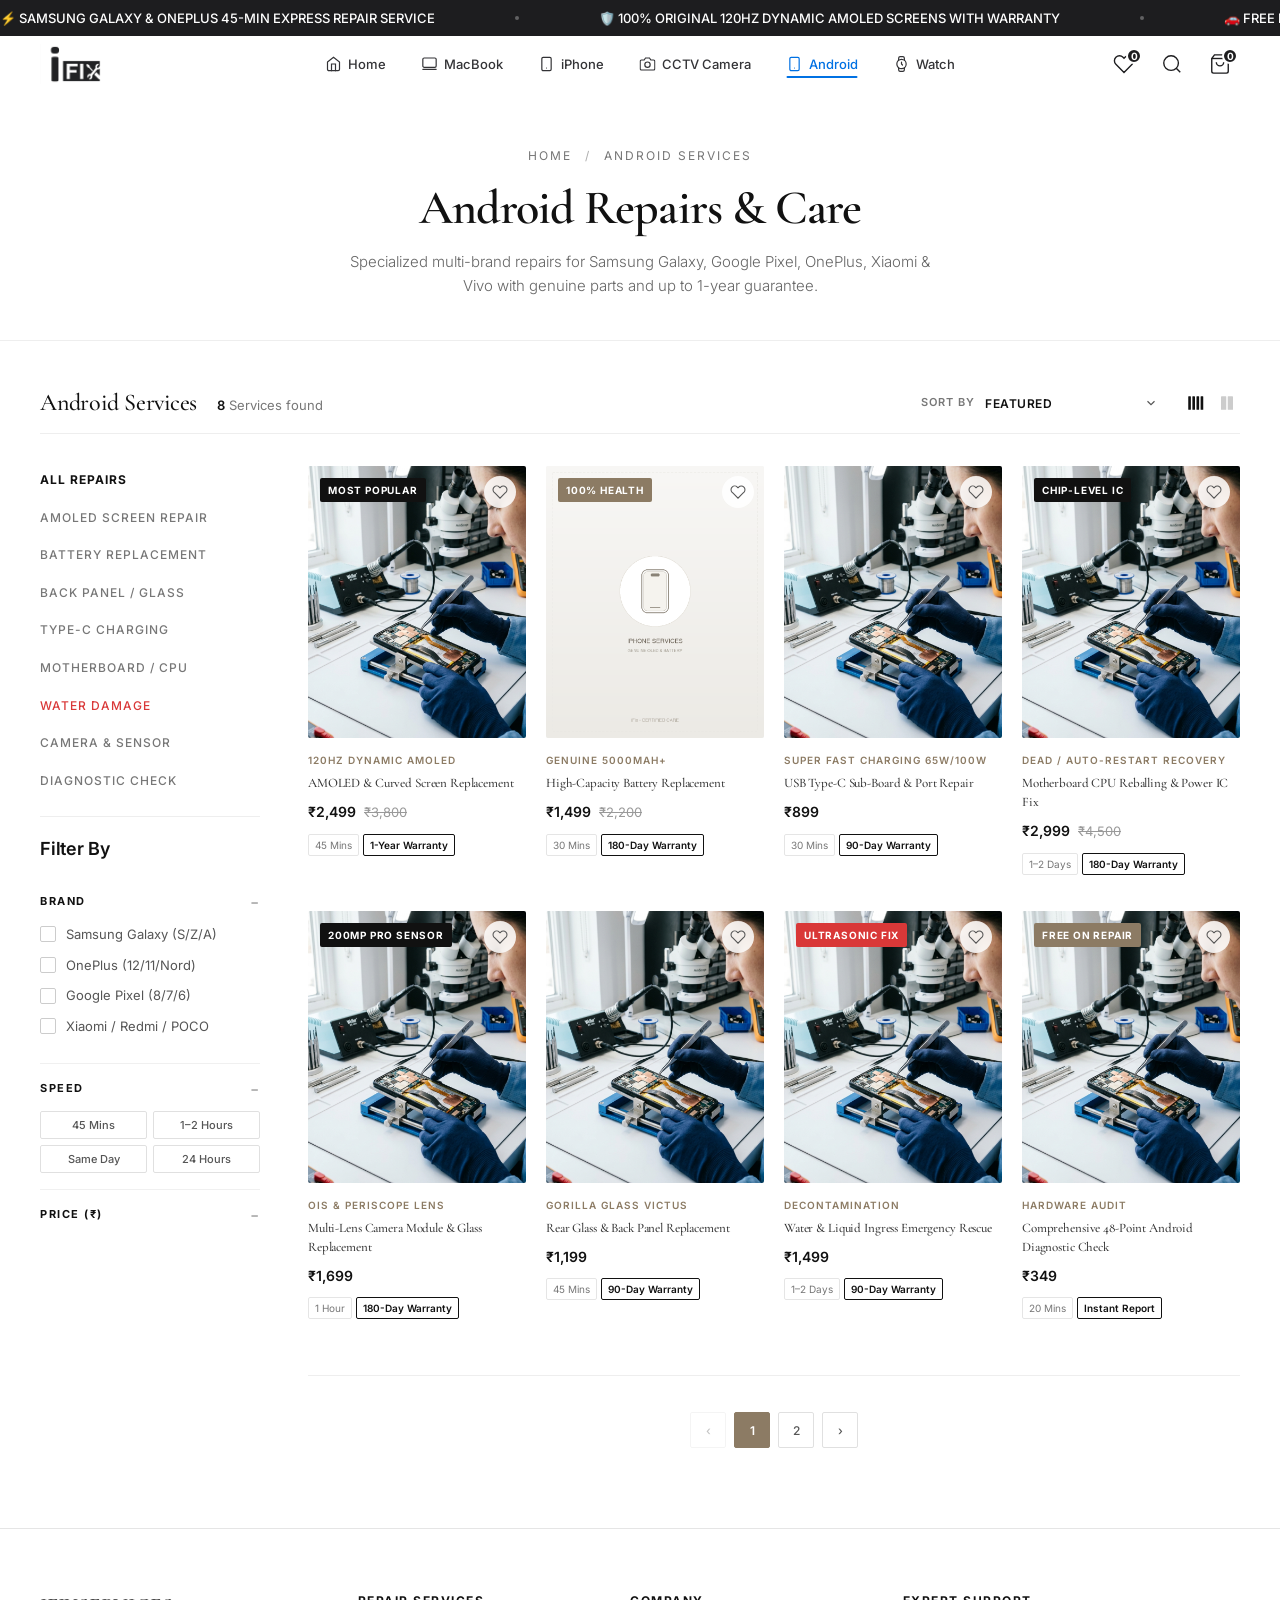
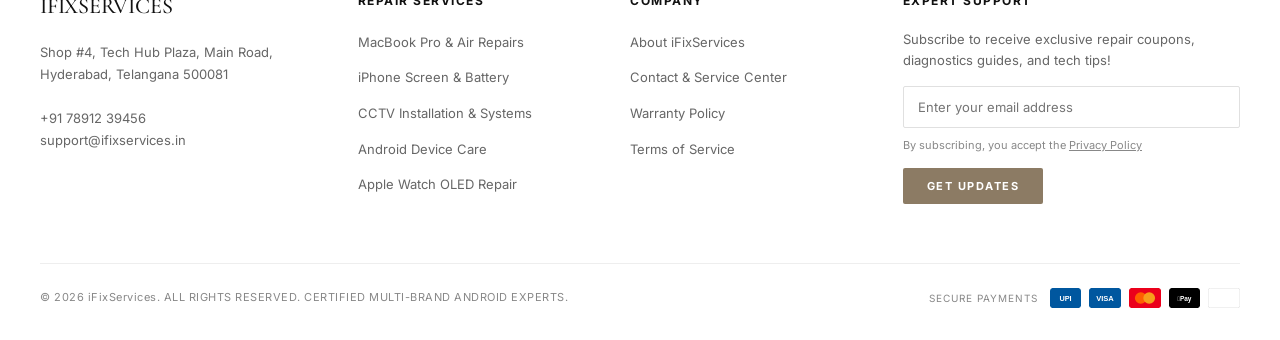
<file: android.html>
<!DOCTYPE html>
<html lang="en">
<head>
  <meta charset="UTF-8">
  <meta name="viewport" content="width=device-width, initial-scale=1.0">
  <meta name="description" content="Certified Android repair services for Samsung Galaxy, Google Pixel, OnePlus, Xiaomi, and Vivo. AMOLED screen replacement, battery swap, charging port fix, and motherboard repair by iFixServices.">
  <title>Android Phone Repair Services — iFixServices</title>
  <link rel="stylesheet" href="css/styles.css">
  <link rel="preconnect" href="https://fonts.googleapis.com">
  <link rel="preconnect" href="https://fonts.gstatic.com" crossorigin>
  <link href="https://fonts.googleapis.com/css2?family=Cormorant+Garamond:ital,wght@0,400;0,500;0,600;0,700;1,400&family=Inter:wght@300;400;500;600;700&display=swap" rel="stylesheet">
  <link rel="icon" type="image/svg+xml" href="data:image/svg+xml,<svg xmlns='http://www.w3.org/2000/svg' viewBox='0 0 100 100'><text y='.9em' font-size='90'>🤖</text></svg>">
</head>
<body class="shop-page">

  <!-- ═══════ ANNOUNCEMENT BAR ═══════ -->
  <div class="announcement-bar">
    <div class="announcement-bar__track">
      <span class="announcement-bar__item">⚡ SAMSUNG GALAXY & ONEPLUS 45-MIN EXPRESS REPAIR SERVICE</span>
      <span class="announcement-bar__divider"></span>
      <span class="announcement-bar__item">🛡️ 100% ORIGINAL 120HZ DYNAMIC AMOLED SCREENS WITH WARRANTY</span>
      <span class="announcement-bar__divider"></span>
      <span class="announcement-bar__item">🚗 FREE DOORSTEP PICKUP & DELIVERY ACROSS HYDERABAD</span>
      <span class="announcement-bar__divider"></span>
      <span class="announcement-bar__item">⚡ SAMSUNG GALAXY & ONEPLUS 45-MIN EXPRESS REPAIR SERVICE</span>
      <span class="announcement-bar__divider"></span>
      <span class="announcement-bar__item">🛡️ 100% ORIGINAL 120HZ DYNAMIC AMOLED SCREENS WITH WARRANTY</span>
      <span class="announcement-bar__divider"></span>
      <span class="announcement-bar__item">🚗 FREE DOORSTEP PICKUP & DELIVERY ACROSS HYDERABAD</span>
    </div>
  </div>

  <!-- ═══════ NAVIGATION ═══════ -->
  <nav class="navbar" id="navbar">
    <div class="navbar__inner">
      <a href="/" class="navbar__logo">
        <img src="images/logo.jpeg" alt="iFixServices Logo">
      </a>

      <div class="navbar__menu">
        <a href="/" class="navbar__link">
          <svg viewBox="0 0 24 24" fill="none" stroke="currentColor" stroke-width="1.8" stroke-linecap="round"><path d="M3 9l9-7 9 7v11a2 2 0 0 1-2 2H5a2 2 0 0 1-2-2z"></path><polyline points="9 22 9 12 15 12 15 22"></polyline></svg>
          Home
        </a>
        <a href="/macbook" class="navbar__link">
          <svg viewBox="0 0 24 24" fill="none" stroke="currentColor" stroke-width="1.8" stroke-linecap="round"><rect x="2" y="3" width="20" height="14" rx="2"></rect><line x1="2" y1="20" x2="22" y2="20"></line></svg>
          MacBook
        </a>
        <a href="/iphone" class="navbar__link">
          <svg viewBox="0 0 24 24" fill="none" stroke="currentColor" stroke-width="1.8" stroke-linecap="round"><rect x="5" y="2" width="14" height="20" rx="2"></rect><line x1="12" y1="18" x2="12.01" y2="18"></line></svg>
          iPhone
        </a>
        <a href="/camera" class="navbar__link">
          <svg viewBox="0 0 24 24" fill="none" stroke="currentColor" stroke-width="1.8" stroke-linecap="round"><path d="M23 19a2 2 0 0 1-2 2H3a2 2 0 0 1-2-2V8a2 2 0 0 1 2-2h4l2-3h6l2 3h4a2 2 0 0 1 2 2z"></path><circle cx="12" cy="13" r="4"></circle></svg>
          CCTV Camera
        </a>
        <a href="/android" class="navbar__link active">
          <svg viewBox="0 0 24 24" fill="none" stroke="currentColor" stroke-width="1.8" stroke-linecap="round"><rect x="5" y="2" width="14" height="20" rx="2"></rect><line x1="12" y1="18" x2="12.01" y2="18"></line></svg>
          Android
        </a>
        <a href="/apple-watch" class="navbar__link">
          <svg viewBox="0 0 24 24" fill="none" stroke="currentColor" stroke-width="1.8" stroke-linecap="round"><circle cx="12" cy="12" r="7"></circle><polyline points="12 9 12 12 13.5 13.5"></polyline><path d="M16.51 17.35l-.35 3.83a2 2 0 0 1-2 1.82H9.83a2 2 0 0 1-2-1.82l-.35-3.83m.01-10.7l.35-3.83A2 2 0 0 1 9.83 1h4.35a2 2 0 0 1 2 1.82l.35 3.83"></path></svg>
          Watch
        </a>
      </div>

      <div class="navbar__actions">
        <a href="#saved" class="navbar__icon-btn" id="wishlist-btn" aria-label="Saved Services">
          <svg viewBox="0 0 24 24" fill="none" stroke="currentColor" stroke-width="1.5"><path d="M20.84 4.61a5.5 5.5 0 0 0-7.78 0L12 5.67l-1.06-1.06a5.5 5.5 0 0 0-7.78 7.78l1.06 1.06L12 21.23l7.78-7.78 1.06-1.06a5.5 5.5 0 0 0 0-7.78z"></path></svg>
          <span class="navbar__badge" id="wishlist-count">0</span>
        </a>
        <button class="navbar__icon-btn" id="header-search-btn" aria-label="Search">
          <svg viewBox="0 0 24 24" fill="none" stroke="currentColor" stroke-width="1.5"><circle cx="11" cy="11" r="8"></circle><line x1="21" y1="21" x2="16.65" y2="16.65"></line></svg>
        </button>
        <a href="#cart" class="navbar__icon-btn" id="cart-btn" aria-label="Cart & Bookings">
          <svg viewBox="0 0 24 24" fill="none" stroke="currentColor" stroke-width="1.5"><path d="M6 2L3 6v14a2 2 0 0 0 2 2h14a2 2 0 0 0 2-2V6l-3-4z"></path><line x1="3" y1="6" x2="21" y2="6"></line><path d="M16 10a4 4 0 0 1-8 0"></path></svg>
          <span class="navbar__badge" id="cart-count">0</span>
        </a>
      </div>

      <button class="hamburger" id="hamburger" aria-label="Open menu" aria-expanded="false">
        <span class="hamburger__bar"></span>
        <span class="hamburger__bar"></span>
        <span class="hamburger__bar"></span>
      </button>
    </div>
  </nav>

  <!-- Mobile Menu Overlay -->
  <div class="mobile-menu-overlay" id="mobile-overlay"></div>
  <aside class="mobile-menu" id="mobile-menu" aria-hidden="true">
    <a href="/" class="mobile-menu__link"><svg viewBox="0 0 24 24" fill="none" stroke="currentColor" stroke-width="1.5"><path d="M3 9l9-7 9 7v11a2 2 0 0 1-2 2H5a2 2 0 0 1-2-2z"></path></svg> Home</a>
    <a href="/macbook" class="mobile-menu__link"><svg viewBox="0 0 24 24" fill="none" stroke="currentColor" stroke-width="1.5"><rect x="2" y="3" width="20" height="14" rx="2"></rect></svg> MacBook Services</a>
    <a href="/iphone" class="mobile-menu__link"><svg viewBox="0 0 24 24" fill="none" stroke="currentColor" stroke-width="1.5"><rect x="5" y="2" width="14" height="20" rx="3"></rect></svg> iPhone Services</a>
    <a href="/camera" class="mobile-menu__link"><svg viewBox="0 0 24 24" fill="none" stroke="currentColor" stroke-width="1.5"><path d="M23 19a2 2 0 0 1-2 2H3a2 2 0 0 1-2-2V8a2 2 0 0 1 2-2h4l2-3h6l2 3h4a2 2 0 0 1 2 2z"></path></svg> CCTV Camera Services</a>
    <a href="/android" class="mobile-menu__link active"><svg viewBox="0 0 24 24" fill="none" stroke="currentColor" stroke-width="1.5"><rect x="5" y="2" width="14" height="20" rx="3"></rect></svg> Android Services</a>
    <a href="/apple-watch" class="mobile-menu__link"><svg viewBox="0 0 24 24" fill="none" stroke="currentColor" stroke-width="1.5"><circle cx="12" cy="12" r="7"></circle></svg> Apple Watch Services</a>
    <a href="/about" class="mobile-menu__link"><svg viewBox="0 0 24 24" fill="none" stroke="currentColor" stroke-width="1.5"><circle cx="12" cy="12" r="10"></circle></svg> About Us</a>
    <a href="/contact" class="mobile-menu__link"><svg viewBox="0 0 24 24" fill="none" stroke="currentColor" stroke-width="1.5"><path d="M4 4h16c1.1 0 2 .9 2 2v12c0 1.1-.9 2-2 2H4c-1.1 0-2-.9-2-2V6c0-1.1.9-2 2-2z"></path></svg> Contact</a>
    <a href="#" class="mobile-menu__cta" data-action="whatsapp-general"><svg viewBox="0 0 24 24" fill="currentColor"><path d="M17.472 14.382c-.297-.149-1.758-.867-2.03-.967-.273-.099-.471-.148-.67.15-.197.297-.767.966-.94 1.164-.173.199-.347.223-.644.075-.297-.15-1.255-.463-2.39-1.475-.883-.788-1.48-1.761-1.653-2.059-.173-.297-.018-.458.13-.606.134-.133.298-.347.446-.52.149-.174.198-.298.298-.497.099-.198.05-.371-.025-.52-.075-.149-.669-1.612-.916-2.207-.242-.579-.487-.5-.669-.51-.173-.008-.371-.01-.57-.01-.198 0-.52.074-.792.372-.272.297-1.04 1.016-1.04 2.479 0 1.462 1.065 2.875 1.213 3.074.149.198 2.096 3.2 5.077 4.487.709.306 1.262.489 1.694.625.712.227 1.36.195 1.871.118.571-.085 1.758-.719 2.006-1.413.248-.694.248-1.289.173-1.413-.074-.124-.272-.198-.57-.347z"/></svg> WhatsApp Support</a>
  </aside>

  <!-- ═══════════════════════════════════════════════════
       1. CLEAN EDITORIAL HEADER (Android Care)
       ═══════════════════════════════════════════════════ -->
  <header class="editorial-hero editorial-hero--white">
    <div class="container editorial-hero__container">
      <nav class="editorial-hero__breadcrumbs" aria-label="Breadcrumb">
        <a href="/">Home</a>
        <span class="editorial-hero__sep">/</span>
        <span aria-current="page">Android Services</span>
      </nav>
      <h1 class="editorial-hero__title">Android Repairs & Care</h1>
      <p class="editorial-hero__subtitle">Specialized multi-brand repairs for Samsung Galaxy, Google Pixel, OnePlus, Xiaomi & Vivo with genuine parts and up to 1-year guarantee.</p>
    </div>
  </header>

  <!-- ═══════════════════════════════════════════════════
       2. SHOP TOOLBAR & MAIN CATALOG LAYOUT
       ═══════════════════════════════════════════════════ -->
  <main class="shop-main">
    <div class="container">

      <div class="shop-toolbar">
        <div class="shop-toolbar__left">
          <h2 class="shop-toolbar__title">Android Services</h2>
          <span class="shop-toolbar__count"><strong id="product-count">10</strong> Services found</span>
        </div>

        <div class="shop-toolbar__right">
          <div class="shop-toolbar__sort">
            <span class="shop-toolbar__sort-label">SORT BY</span>
            <div class="custom-select-wrap">
              <select id="sort-select" class="shop-toolbar__select" aria-label="Sort Android repairs">
                <option value="featured" selected>FEATURED</option>
                <option value="price-asc">PRICE: LOW TO HIGH</option>
                <option value="price-desc">PRICE: HIGH TO LOW</option>
                <option value="rating">HIGHEST RATED</option>
                <option value="newest">FASTEST TURNAROUND</option>
              </select>
              <svg class="custom-select-arrow" viewBox="0 0 24 24" fill="none" stroke="currentColor" stroke-width="2"><polyline points="6 9 12 15 18 9"></polyline></svg>
            </div>
          </div>

          <div class="shop-toolbar__layout-btns">
            <button class="shop-toolbar__layout-btn active" data-grid="4" title="4 Columns Grid" aria-label="4 Columns Grid">
              <svg viewBox="0 0 24 24" fill="currentColor"><rect x="3" y="3" width="3.5" height="18" rx="0.5"/><rect x="8.5" y="3" width="3.5" height="18" rx="0.5"/><rect x="14" y="3" width="3.5" height="18" rx="0.5"/><rect x="19.5" y="3" width="3.5" height="18" rx="0.5"/></svg>
            </button>
            <button class="shop-toolbar__layout-btn" data-grid="2" title="Compact Grid" aria-label="2 Columns Grid">
              <svg viewBox="0 0 24 24" fill="currentColor"><rect x="4" y="3" width="7" height="18" rx="0.5"/><rect x="13" y="3" width="7" height="18" rx="0.5"/></svg>
            </button>
          </div>

          <button class="shop-mobile-filter-btn" id="open-filter-drawer">
            <svg viewBox="0 0 24 24" fill="none" stroke="currentColor" stroke-width="1.8"><line x1="4" y1="6" x2="20" y2="6"/><line x1="4" y1="12" x2="20" y2="12"/><line x1="4" y1="18" x2="20" y2="18"/><circle cx="8" cy="6" r="2" fill="currentColor"/><circle cx="16" cy="12" r="2" fill="currentColor"/><circle cx="10" cy="18" r="2" fill="currentColor"/></svg>
            <span>Filter</span>
          </button>
        </div>
      </div>

      <!-- ═══════════════════════════════════════════════════
           3. TWO-COLUMN ANDROID CATALOG LAYOUT
           ═══════════════════════════════════════════════════ -->
      <div class="shop-layout">

        <!-- ─── SIDEBAR FILTERS ─── -->
        <aside class="shop-sidebar" id="shop-sidebar">
          <div class="shop-sidebar__inner">
            
            <div class="shop-sidebar__mobile-header">
              <h3>Filters</h3>
              <button class="shop-sidebar__close-btn" id="close-filter-drawer" aria-label="Close Filters">&times;</button>
            </div>

            <!-- Categories Quick Navigation -->
            <div class="filter-group filter-group--categories">
              <ul class="category-nav-list">
                <li class="category-nav-item active" data-category="all"><a href="#all">ALL REPAIRS</a></li>
                <li class="category-nav-item" data-category="screen"><a href="#screen">AMOLED SCREEN REPAIR</a></li>
                <li class="category-nav-item" data-category="battery"><a href="#battery">BATTERY REPLACEMENT</a></li>
                <li class="category-nav-item" data-category="back-glass"><a href="#backglass">BACK PANEL / GLASS</a></li>
                <li class="category-nav-item" data-category="charging"><a href="#charging">TYPE-C CHARGING</a></li>
                <li class="category-nav-item" data-category="motherboard"><a href="#motherboard">MOTHERBOARD / CPU</a></li>
                <li class="category-nav-item highlight" data-category="liquid"><a href="#liquid">WATER DAMAGE</a></li>
                <li class="category-nav-item" data-category="camera"><a href="#camera">CAMERA & SENSOR</a></li>
                <li class="category-nav-item" data-category="diagnostic"><a href="#diagnostic">DIAGNOSTIC CHECK</a></li>
              </ul>
            </div>

            <div class="shop-sidebar__divider"></div>
            <h4 class="shop-sidebar__main-title">Filter By</h4>

            <!-- 1. BRAND -->
            <div class="filter-accordion open">
              <button class="filter-accordion__header">
                <span>BRAND</span>
                <span class="filter-accordion__icon">−</span>
              </button>
              <div class="filter-accordion__body">
                <label class="custom-checkbox">
                  <input type="checkbox" name="material" value="samsung">
                  <span class="custom-checkbox__box"></span>
                  <span class="custom-checkbox__text">Samsung Galaxy (S/Z/A)</span>
                </label>
                <label class="custom-checkbox">
                  <input type="checkbox" name="material" value="oneplus">
                  <span class="custom-checkbox__box"></span>
                  <span class="custom-checkbox__text">OnePlus (12/11/Nord)</span>
                </label>
                <label class="custom-checkbox">
                  <input type="checkbox" name="material" value="pixel">
                  <span class="custom-checkbox__box"></span>
                  <span class="custom-checkbox__text">Google Pixel (8/7/6)</span>
                </label>
                <label class="custom-checkbox">
                  <input type="checkbox" name="material" value="xiaomi">
                  <span class="custom-checkbox__box"></span>
                  <span class="custom-checkbox__text">Xiaomi / Redmi / POCO</span>
                </label>
              </div>
            </div>

            <!-- 2. SPEED -->
            <div class="filter-accordion open">
              <button class="filter-accordion__header">
                <span>SPEED</span>
                <span class="filter-accordion__icon">−</span>
              </button>
              <div class="filter-accordion__body">
                <div class="size-chip-grid" style="grid-template-columns: repeat(2, 1fr);">
                  <button type="button" class="size-chip" data-size="45m">45 Mins</button>
                  <button type="button" class="size-chip" data-size="1hr">1–2 Hours</button>
                  <button type="button" class="size-chip" data-size="same-day">Same Day</button>
                  <button type="button" class="size-chip" data-size="24hr">24 Hours</button>
                </div>
              </div>
            </div>

            <!-- 3. ESTIMATED PRICE RANGE -->
            <div class="filter-accordion open">
              <button class="filter-accordion__header">
                <span>PRICE (₹)</span>
                <span class="filter-accordion__icon">−</span>
              </button>
              <div class="filter-accordion__body">
                <div class="price-slider-wrap">
                  <div class="price-slider-range">
                    <input type="range" id="filter-price-slider" min="499" max="9000" value="9000" step="500">
                  </div>
                  <div class="price-slider-label">
                    <span>From: </span>
                    <strong id="price-slider-value">₹499 — ₹9,000</strong>
                  </div>
                  <button type="button" class="price-filter-apply-btn" id="apply-price-filter">VIEW SERVICES (10)</button>
                </div>
              </div>
            </div>

            <!-- RESET ALL -->
            <div class="shop-sidebar__reset-wrap">
              <button type="button" class="shop-sidebar__reset-btn" id="clear-all-filters">
                <svg viewBox="0 0 24 24" fill="none" stroke="currentColor" stroke-width="1.8"><path d="M3 12a9 9 0 1 0 9-9 9.75 9.75 0 0 0-6.74 2.74L3 8"/><path d="M3 3v5h5"/></svg>
                RESET FILTERS
              </button>
            </div>

          </div>
        </aside>

        <!-- ─── 4. MAIN ANDROID REPAIR GRID (4 Columns) ─── -->
        <div class="shop-content">
          <div class="editorial-product-grid" id="product-grid">

            <!-- Service 1: AMOLED Screen Replacement -->
            <article class="editorial-card" data-category="screen" data-material="samsung oneplus pixel xiaomi" data-price="2499" data-rating="4.9" data-collection="best-sellers">
              <div class="editorial-card__image-container">
                <span class="editorial-card__badge">MOST POPULAR</span>
                <button class="editorial-card__wishlist" aria-label="Save Service" data-product-id="and-1">
                  <svg viewBox="0 0 24 24" fill="none" stroke="currentColor" stroke-width="1.6"><path d="M20.84 4.61a5.5 5.5 0 0 0-7.78 0L12 5.67l-1.06-1.06a5.5 5.5 0 0 0-7.78 7.78l1.06 1.06L12 21.23l7.78-7.78 1.06-1.06a5.5 5.5 0 0 0 0-7.78z"></path></svg>
                </button>
                
                <a href="#service-1" class="editorial-card__link">
                  <img src="images/hero-android.png" alt="Dynamic AMOLED Screen Replacement" class="editorial-card__img" loading="lazy">
                </a>

                <div class="editorial-card__actions">
                  <button class="editorial-card__action-btn quick-view-btn" data-id="and-1" title="Quick View" aria-label="Quick View">
                    <svg viewBox="0 0 24 24" fill="none" stroke="currentColor" stroke-width="1.8"><path d="M1 12s4-8 11-8 11 8 11 8-4 8-11 8-11-8-11-8z"></path><circle cx="12" cy="12" r="3"></circle></svg>
                  </button>
                  <button class="editorial-card__action-btn add-to-cart-btn" data-id="and-1" data-name="AMOLED Screen Replacement" data-price="2,499" data-img="images/hero-android.png" title="Book Repair" aria-label="Book Repair">
                    <svg viewBox="0 0 24 24" fill="none" stroke="currentColor" stroke-width="1.8"><path d="M6 2L3 6v14a2 2 0 0 0 2 2h14a2 2 0 0 0 2-2V6l-3-4z"></path><line x1="3" y1="6" x2="21" y2="6"></line><path d="M16 10a4 4 0 0 1-8 0"></path></svg>
                  </button>
                  <button class="editorial-card__action-btn compare-btn" title="Compare" aria-label="Compare">
                    <svg viewBox="0 0 24 24" fill="none" stroke="currentColor" stroke-width="1.8"><polyline points="17 1 21 5 17 9"></polyline><path d="M3 11V9a4 4 0 0 1 4-4h14"></path><polyline points="7 23 3 19 7 15"></polyline><path d="M21 13v2a4 4 0 0 1-4 4H3"></path></svg>
                  </button>
                </div>
              </div>

              <div class="editorial-card__body">
                <span class="editorial-card__meta-tag">120HZ DYNAMIC AMOLED</span>
                <h3 class="editorial-card__title">
                  <a href="#service-1">AMOLED & Curved Screen Replacement</a>
                </h3>
                <div class="editorial-card__price-row">
                  <span class="editorial-card__price-current">₹2,499</span>
                  <span class="editorial-card__price-original">₹3,800</span>
                </div>
                <div class="editorial-card__size-pills">
                  <span class="size-pill">45 Mins</span>
                  <span class="size-pill active">1-Year Warranty</span>
                </div>
              </div>
            </article>

            <!-- Service 2: Battery Replacement -->
            <article class="editorial-card" data-category="battery" data-material="samsung oneplus pixel xiaomi" data-price="1299" data-rating="4.8" data-collection="best-sellers">
              <div class="editorial-card__image-container">
                <span class="editorial-card__badge editorial-card__badge--neutral">HIGH DENSITY LI-PO</span>
                <button class="editorial-card__wishlist" aria-label="Save Service" data-product-id="and-2">
                  <svg viewBox="0 0 24 24" fill="none" stroke="currentColor" stroke-width="1.6"><path d="M20.84 4.61a5.5 5.5 0 0 0-7.78 0L12 5.67l-1.06-1.06a5.5 5.5 0 0 0-7.78 7.78l1.06 1.06L12 21.23l7.78-7.78 1.06-1.06a5.5 5.5 0 0 0 0-7.78z"></path></svg>
                </button>
                
                <a href="#service-2" class="editorial-card__link">
                  <img src="images/hero-android.png" alt="Android Battery Replacement" class="editorial-card__img" loading="lazy">
                </a>

                <div class="editorial-card__actions">
                  <button class="editorial-card__action-btn quick-view-btn" data-id="and-2" title="Quick View" aria-label="Quick View">
                    <svg viewBox="0 0 24 24" fill="none" stroke="currentColor" stroke-width="1.8"><path d="M1 12s4-8 11-8 11 8 11 8-4 8-11 8-11-8-11-8z"></path><circle cx="12" cy="12" r="3"></circle></svg>
                  </button>
                  <button class="editorial-card__action-btn add-to-cart-btn" data-id="and-2" data-name="Android Battery Replacement" data-price="1,299" data-img="images/hero-android.png" title="Book Repair" aria-label="Book Repair">
                    <svg viewBox="0 0 24 24" fill="none" stroke="currentColor" stroke-width="1.8"><path d="M6 2L3 6v14a2 2 0 0 0 2 2h14a2 2 0 0 0 2-2V6l-3-4z"></path><line x1="3" y1="6" x2="21" y2="6"></line><path d="M16 10a4 4 0 0 1-8 0"></path></svg>
                  </button>
                  <button class="editorial-card__action-btn compare-btn" title="Compare" aria-label="Compare">
                    <svg viewBox="0 0 24 24" fill="none" stroke="currentColor" stroke-width="1.8"><polyline points="17 1 21 5 17 9"></polyline><path d="M3 11V9a4 4 0 0 1 4-4h14"></path><polyline points="7 23 3 19 7 15"></polyline><path d="M21 13v2a4 4 0 0 1-4 4H3"></path></svg>
                  </button>
                </div>
              </div>

              <div class="editorial-card__body">
                <span class="editorial-card__meta-tag">GENUINE 5000MAH+</span>
                <h3 class="editorial-card__title">
                  <a href="#service-2">High-Capacity Battery Replacement</a>
                </h3>
                <div class="editorial-card__price-row">
                  <span class="editorial-card__price-current">₹1,299</span>
                  <span class="editorial-card__price-original">₹1,899</span>
                </div>
                <div class="editorial-card__size-pills">
                  <span class="size-pill">30 Mins</span>
                  <span class="size-pill active">180-Day Warranty</span>
                </div>
              </div>
            </article>

            <!-- Service 3: Type-C Fast Charging Port -->
            <article class="editorial-card" data-category="charging" data-material="samsung oneplus pixel xiaomi" data-price="899" data-rating="4.8" data-collection="new-arrivals">
              <div class="editorial-card__image-container">
                <button class="editorial-card__wishlist" aria-label="Save Service" data-product-id="and-3">
                  <svg viewBox="0 0 24 24" fill="none" stroke="currentColor" stroke-width="1.6"><path d="M20.84 4.61a5.5 5.5 0 0 0-7.78 0L12 5.67l-1.06-1.06a5.5 5.5 0 0 0-7.78 7.78l1.06 1.06L12 21.23l7.78-7.78 1.06-1.06a5.5 5.5 0 0 0 0-7.78z"></path></svg>
                </button>
                
                <a href="#service-3" class="editorial-card__link">
                  <img src="images/hero-android.png" alt="USB Type-C Charging Port" class="editorial-card__img" loading="lazy">
                </a>

                <div class="editorial-card__actions">
                  <button class="editorial-card__action-btn quick-view-btn" data-id="and-3" title="Quick View" aria-label="Quick View">
                    <svg viewBox="0 0 24 24" fill="none" stroke="currentColor" stroke-width="1.8"><path d="M1 12s4-8 11-8 11 8 11 8-4 8-11 8-11-8-11-8z"></path><circle cx="12" cy="12" r="3"></circle></svg>
                  </button>
                  <button class="editorial-card__action-btn add-to-cart-btn" data-id="and-3" data-name="USB-C Charging Port Repair" data-price="899" data-img="images/hero-android.png" title="Book Repair" aria-label="Book Repair">
                    <svg viewBox="0 0 24 24" fill="none" stroke="currentColor" stroke-width="1.8"><path d="M6 2L3 6v14a2 2 0 0 0 2 2h14a2 2 0 0 0 2-2V6l-3-4z"></path><line x1="3" y1="6" x2="21" y2="6"></line><path d="M16 10a4 4 0 0 1-8 0"></path></svg>
                  </button>
                  <button class="editorial-card__action-btn compare-btn" title="Compare" aria-label="Compare">
                    <svg viewBox="0 0 24 24" fill="none" stroke="currentColor" stroke-width="1.8"><polyline points="17 1 21 5 17 9"></polyline><path d="M3 11V9a4 4 0 0 1 4-4h14"></path><polyline points="7 23 3 19 7 15"></polyline><path d="M21 13v2a4 4 0 0 1-4 4H3"></path></svg>
                  </button>
                </div>
              </div>

              <div class="editorial-card__body">
                <span class="editorial-card__meta-tag">SUPER FAST CHARGING 65W/100W</span>
                <h3 class="editorial-card__title">
                  <a href="#service-3">USB Type-C Sub-Board & Port Repair</a>
                </h3>
                <div class="editorial-card__price-row">
                  <span class="editorial-card__price-current">₹899</span>
                </div>
                <div class="editorial-card__size-pills">
                  <span class="size-pill">30 Mins</span>
                  <span class="size-pill active">90-Day Warranty</span>
                </div>
              </div>
            </article>

            <!-- Service 4: Motherboard Micro-Soldering -->
            <article class="editorial-card" data-category="motherboard" data-material="samsung oneplus pixel" data-price="2999" data-rating="4.9" data-collection="best-sellers">
              <div class="editorial-card__image-container">
                <span class="editorial-card__badge">CHIP-LEVEL IC</span>
                <button class="editorial-card__wishlist" aria-label="Save Service" data-product-id="and-4">
                  <svg viewBox="0 0 24 24" fill="none" stroke="currentColor" stroke-width="1.6"><path d="M20.84 4.61a5.5 5.5 0 0 0-7.78 0L12 5.67l-1.06-1.06a5.5 5.5 0 0 0-7.78 7.78l1.06 1.06L12 21.23l7.78-7.78 1.06-1.06a5.5 5.5 0 0 0 0-7.78z"></path></svg>
                </button>
                
                <a href="#service-4" class="editorial-card__link">
                  <img src="images/hero-android.png" alt="Motherboard CPU Reballing" class="editorial-card__img" loading="lazy">
                </a>

                <div class="editorial-card__actions">
                  <button class="editorial-card__action-btn quick-view-btn" data-id="and-4" title="Quick View" aria-label="Quick View">
                    <svg viewBox="0 0 24 24" fill="none" stroke="currentColor" stroke-width="1.8"><path d="M1 12s4-8 11-8 11 8 11 8-4 8-11 8-11-8-11-8z"></path><circle cx="12" cy="12" r="3"></circle></svg>
                  </button>
                  <button class="editorial-card__action-btn add-to-cart-btn" data-id="and-4" data-name="CPU Reballing & Motherboard" data-price="2,999" data-img="images/hero-android.png" title="Book Repair" aria-label="Book Repair">
                    <svg viewBox="0 0 24 24" fill="none" stroke="currentColor" stroke-width="1.8"><path d="M6 2L3 6v14a2 2 0 0 0 2 2h14a2 2 0 0 0 2-2V6l-3-4z"></path><line x1="3" y1="6" x2="21" y2="6"></line><path d="M16 10a4 4 0 0 1-8 0"></path></svg>
                  </button>
                  <button class="editorial-card__action-btn compare-btn" title="Compare" aria-label="Compare">
                    <svg viewBox="0 0 24 24" fill="none" stroke="currentColor" stroke-width="1.8"><polyline points="17 1 21 5 17 9"></polyline><path d="M3 11V9a4 4 0 0 1 4-4h14"></path><polyline points="7 23 3 19 7 15"></polyline><path d="M21 13v2a4 4 0 0 1-4 4H3"></path></svg>
                  </button>
                </div>
              </div>

              <div class="editorial-card__body">
                <span class="editorial-card__meta-tag">DEAD / AUTO-RESTART RECOVERY</span>
                <h3 class="editorial-card__title">
                  <a href="#service-4">Motherboard CPU Reballing & Power IC Fix</a>
                </h3>
                <div class="editorial-card__price-row">
                  <span class="editorial-card__price-current">₹2,999</span>
                  <span class="editorial-card__price-original">₹4,500</span>
                </div>
                <div class="editorial-card__size-pills">
                  <span class="size-pill">1–2 Days</span>
                  <span class="size-pill active">180-Day Warranty</span>
                </div>
              </div>
            </article>

            <!-- Service 5: Camera & OIS Repair -->
            <article class="editorial-card" data-category="camera" data-material="samsung oneplus pixel" data-price="1699" data-rating="4.8" data-collection="new-arrivals">
              <div class="editorial-card__image-container">
                <span class="editorial-card__badge">200MP PRO SENSOR</span>
                <button class="editorial-card__wishlist" aria-label="Save Service" data-product-id="and-5">
                  <svg viewBox="0 0 24 24" fill="none" stroke="currentColor" stroke-width="1.6"><path d="M20.84 4.61a5.5 5.5 0 0 0-7.78 0L12 5.67l-1.06-1.06a5.5 5.5 0 0 0-7.78 7.78l1.06 1.06L12 21.23l7.78-7.78 1.06-1.06a5.5 5.5 0 0 0 0-7.78z"></path></svg>
                </button>
                
                <a href="#service-5" class="editorial-card__link">
                  <img src="images/hero-android.png" alt="Android Camera Module" class="editorial-card__img" loading="lazy">
                </a>

                <div class="editorial-card__actions">
                  <button class="editorial-card__action-btn quick-view-btn" data-id="and-5" title="Quick View" aria-label="Quick View">
                    <svg viewBox="0 0 24 24" fill="none" stroke="currentColor" stroke-width="1.8"><path d="M1 12s4-8 11-8 11 8 11 8-4 8-11 8-11-8-11-8z"></path><circle cx="12" cy="12" r="3"></circle></svg>
                  </button>
                  <button class="editorial-card__action-btn add-to-cart-btn" data-id="and-5" data-name="Android Camera Repair" data-price="1,699" data-img="images/hero-android.png" title="Book Repair" aria-label="Book Repair">
                    <svg viewBox="0 0 24 24" fill="none" stroke="currentColor" stroke-width="1.8"><path d="M6 2L3 6v14a2 2 0 0 0 2 2h14a2 2 0 0 0 2-2V6l-3-4z"></path><line x1="3" y1="6" x2="21" y2="6"></line><path d="M16 10a4 4 0 0 1-8 0"></path></svg>
                  </button>
                  <button class="editorial-card__action-btn compare-btn" title="Compare" aria-label="Compare">
                    <svg viewBox="0 0 24 24" fill="none" stroke="currentColor" stroke-width="1.8"><polyline points="17 1 21 5 17 9"></polyline><path d="M3 11V9a4 4 0 0 1 4-4h14"></path><polyline points="7 23 3 19 7 15"></polyline><path d="M21 13v2a4 4 0 0 1-4 4H3"></path></svg>
                  </button>
                </div>
              </div>

              <div class="editorial-card__body">
                <span class="editorial-card__meta-tag">OIS & PERISCOPE LENS</span>
                <h3 class="editorial-card__title">
                  <a href="#service-5">Multi-Lens Camera Module & Glass Replacement</a>
                </h3>
                <div class="editorial-card__price-row">
                  <span class="editorial-card__price-current">₹1,699</span>
                </div>
                <div class="editorial-card__size-pills">
                  <span class="size-pill">1 Hour</span>
                  <span class="size-pill active">180-Day Warranty</span>
                </div>
              </div>
            </article>

            <!-- Service 6: Back Glass / Panel -->
            <article class="editorial-card" data-category="back-glass" data-material="samsung oneplus pixel xiaomi" data-price="1199" data-rating="4.8" data-collection="best-sellers">
              <div class="editorial-card__image-container">
                <button class="editorial-card__wishlist" aria-label="Save Service" data-product-id="and-6">
                  <svg viewBox="0 0 24 24" fill="none" stroke="currentColor" stroke-width="1.6"><path d="M20.84 4.61a5.5 5.5 0 0 0-7.78 0L12 5.67l-1.06-1.06a5.5 5.5 0 0 0-7.78 7.78l1.06 1.06L12 21.23l7.78-7.78 1.06-1.06a5.5 5.5 0 0 0 0-7.78z"></path></svg>
                </button>
                
                <a href="#service-6" class="editorial-card__link">
                  <img src="images/hero-android.png" alt="Back Glass Panel" class="editorial-card__img" loading="lazy">
                </a>

                <div class="editorial-card__actions">
                  <button class="editorial-card__action-btn quick-view-btn" data-id="and-6" title="Quick View" aria-label="Quick View">
                    <svg viewBox="0 0 24 24" fill="none" stroke="currentColor" stroke-width="1.8"><path d="M1 12s4-8 11-8 11 8 11 8-4 8-11 8-11-8-11-8z"></path><circle cx="12" cy="12" r="3"></circle></svg>
                  </button>
                  <button class="editorial-card__action-btn add-to-cart-btn" data-id="and-6" data-name="Back Panel Replacement" data-price="1,199" data-img="images/hero-android.png" title="Book Repair" aria-label="Book Repair">
                    <svg viewBox="0 0 24 24" fill="none" stroke="currentColor" stroke-width="1.8"><path d="M6 2L3 6v14a2 2 0 0 0 2 2h14a2 2 0 0 0 2-2V6l-3-4z"></path><line x1="3" y1="6" x2="21" y2="6"></line><path d="M16 10a4 4 0 0 1-8 0"></path></svg>
                  </button>
                  <button class="editorial-card__action-btn compare-btn" title="Compare" aria-label="Compare">
                    <svg viewBox="0 0 24 24" fill="none" stroke="currentColor" stroke-width="1.8"><polyline points="17 1 21 5 17 9"></polyline><path d="M3 11V9a4 4 0 0 1 4-4h14"></path><polyline points="7 23 3 19 7 15"></polyline><path d="M21 13v2a4 4 0 0 1-4 4H3"></path></svg>
                  </button>
                </div>
              </div>

              <div class="editorial-card__body">
                <span class="editorial-card__meta-tag">GORILLA GLASS VICTUS</span>
                <h3 class="editorial-card__title">
                  <a href="#service-6">Rear Glass & Back Panel Replacement</a>
                </h3>
                <div class="editorial-card__price-row">
                  <span class="editorial-card__price-current">₹1,199</span>
                </div>
                <div class="editorial-card__size-pills">
                  <span class="size-pill">45 Mins</span>
                  <span class="size-pill active">90-Day Warranty</span>
                </div>
              </div>
            </article>

            <!-- Service 7: Water Damage Treatment -->
            <article class="editorial-card" data-category="liquid" data-material="samsung oneplus pixel xiaomi" data-price="1499" data-rating="4.8" data-collection="new-arrivals">
              <div class="editorial-card__image-container">
                <span class="editorial-card__badge editorial-card__badge--sale">ULTRASONIC FIX</span>
                <button class="editorial-card__wishlist" aria-label="Save Service" data-product-id="and-7">
                  <svg viewBox="0 0 24 24" fill="none" stroke="currentColor" stroke-width="1.6"><path d="M20.84 4.61a5.5 5.5 0 0 0-7.78 0L12 5.67l-1.06-1.06a5.5 5.5 0 0 0-7.78 7.78l1.06 1.06L12 21.23l7.78-7.78 1.06-1.06a5.5 5.5 0 0 0 0-7.78z"></path></svg>
                </button>
                
                <a href="#service-7" class="editorial-card__link">
                  <img src="images/hero-android.png" alt="Android Water Damage" class="editorial-card__img" loading="lazy">
                </a>

                <div class="editorial-card__actions">
                  <button class="editorial-card__action-btn quick-view-btn" data-id="and-7" title="Quick View" aria-label="Quick View">
                    <svg viewBox="0 0 24 24" fill="none" stroke="currentColor" stroke-width="1.8"><path d="M1 12s4-8 11-8 11 8 11 8-4 8-11 8-11-8-11-8z"></path><circle cx="12" cy="12" r="3"></circle></svg>
                  </button>
                  <button class="editorial-card__action-btn add-to-cart-btn" data-id="and-7" data-name="Water Damage Treatment" data-price="1,499" data-img="images/hero-android.png" title="Book Repair" aria-label="Book Repair">
                    <svg viewBox="0 0 24 24" fill="none" stroke="currentColor" stroke-width="1.8"><path d="M6 2L3 6v14a2 2 0 0 0 2 2h14a2 2 0 0 0 2-2V6l-3-4z"></path><line x1="3" y1="6" x2="21" y2="6"></line><path d="M16 10a4 4 0 0 1-8 0"></path></svg>
                  </button>
                  <button class="editorial-card__action-btn compare-btn" title="Compare" aria-label="Compare">
                    <svg viewBox="0 0 24 24" fill="none" stroke="currentColor" stroke-width="1.8"><polyline points="17 1 21 5 17 9"></polyline><path d="M3 11V9a4 4 0 0 1 4-4h14"></path><polyline points="7 23 3 19 7 15"></polyline><path d="M21 13v2a4 4 0 0 1-4 4H3"></path></svg>
                  </button>
                </div>
              </div>

              <div class="editorial-card__body">
                <span class="editorial-card__meta-tag">DECONTAMINATION</span>
                <h3 class="editorial-card__title">
                  <a href="#service-7">Water & Liquid Ingress Emergency Rescue</a>
                </h3>
                <div class="editorial-card__price-row">
                  <span class="editorial-card__price-current">₹1,499</span>
                </div>
                <div class="editorial-card__size-pills">
                  <span class="size-pill">1–2 Days</span>
                  <span class="size-pill active">90-Day Warranty</span>
                </div>
              </div>
            </article>

            <!-- Service 8: Complete Diagnostic Audit -->
            <article class="editorial-card" data-category="diagnostic" data-material="samsung oneplus pixel xiaomi" data-price="349" data-rating="5.0" data-collection="new-arrivals">
              <div class="editorial-card__image-container">
                <span class="editorial-card__badge editorial-card__badge--neutral">FREE ON REPAIR</span>
                <button class="editorial-card__wishlist" aria-label="Save Service" data-product-id="and-8">
                  <svg viewBox="0 0 24 24" fill="none" stroke="currentColor" stroke-width="1.6"><path d="M20.84 4.61a5.5 5.5 0 0 0-7.78 0L12 5.67l-1.06-1.06a5.5 5.5 0 0 0-7.78 7.78l1.06 1.06L12 21.23l7.78-7.78 1.06-1.06a5.5 5.5 0 0 0 0-7.78z"></path></svg>
                </button>
                
                <a href="#service-8" class="editorial-card__link">
                  <img src="images/hero-android.png" alt="Android Diagnostic Check" class="editorial-card__img" loading="lazy">
                </a>

                <div class="editorial-card__actions">
                  <button class="editorial-card__action-btn quick-view-btn" data-id="and-8" title="Quick View" aria-label="Quick View">
                    <svg viewBox="0 0 24 24" fill="none" stroke="currentColor" stroke-width="1.8"><path d="M1 12s4-8 11-8 11 8 11 8-4 8-11 8-11-8-11-8z"></path><circle cx="12" cy="12" r="3"></circle></svg>
                  </button>
                  <button class="editorial-card__action-btn add-to-cart-btn" data-id="and-8" data-name="Android Diagnostic Check" data-price="349" data-img="images/hero-android.png" title="Book Check" aria-label="Book Check">
                    <svg viewBox="0 0 24 24" fill="none" stroke="currentColor" stroke-width="1.8"><path d="M6 2L3 6v14a2 2 0 0 0 2 2h14a2 2 0 0 0 2-2V6l-3-4z"></path><line x1="3" y1="6" x2="21" y2="6"></line><path d="M16 10a4 4 0 0 1-8 0"></path></svg>
                  </button>
                  <button class="editorial-card__action-btn compare-btn" title="Compare" aria-label="Compare">
                    <svg viewBox="0 0 24 24" fill="none" stroke="currentColor" stroke-width="1.8"><polyline points="17 1 21 5 17 9"></polyline><path d="M3 11V9a4 4 0 0 1 4-4h14"></path><polyline points="7 23 3 19 7 15"></polyline><path d="M21 13v2a4 4 0 0 1-4 4H3"></path></svg>
                  </button>
                </div>
              </div>

              <div class="editorial-card__body">
                <span class="editorial-card__meta-tag">HARDWARE AUDIT</span>
                <h3 class="editorial-card__title">
                  <a href="#service-8">Comprehensive 48-Point Android Diagnostic Check</a>
                </h3>
                <div class="editorial-card__price-row">
                  <span class="editorial-card__price-current">₹349</span>
                </div>
                <div class="editorial-card__size-pills">
                  <span class="size-pill">20 Mins</span>
                  <span class="size-pill active">Instant Report</span>
                </div>
              </div>
            </article>

          </div><!-- /.editorial-product-grid -->

          <!-- ─── 6. PAGINATION ─── -->
          <nav class="editorial-pagination" aria-label="Catalog pagination">
            <button class="editorial-pagination__btn" aria-label="Previous page" disabled>&lsaquo;</button>
            <button class="editorial-pagination__page active">1</button>
            <button class="editorial-pagination__page">2</button>
            <button class="editorial-pagination__btn" aria-label="Next page">&rsaquo;</button>
          </nav>

        </div><!-- /.shop-content -->
      </div><!-- /.shop-layout -->

    </div><!-- /.container -->
  </main>

  <!-- ═══════════════════════════════════════════════════
       7. MULTI-COLUMN FOOTER
       ═══════════════════════════════════════════════════ -->
  <footer class="editorial-footer">
    <div class="container">
      <div class="editorial-footer__grid">
        <div class="editorial-footer__col editorial-footer__col--brand">
          <h3 class="editorial-footer__brand-title">iFixServices</h3>
          <p class="editorial-footer__address">
            Shop #4, Tech Hub Plaza, Main Road,<br>
            Hyderabad, Telangana 500081<br><br>
            +91 78912 39456<br>
            support@ifixservices.in
          </p>
        </div>

        <div class="editorial-footer__col">
          <h4 class="editorial-footer__heading">REPAIR SERVICES</h4>
          <ul class="editorial-footer__links">
            <li><a href="/macbook">MacBook Pro & Air Repairs</a></li>
            <li><a href="/iphone">iPhone Screen & Battery</a></li>
            <li><a href="/camera">CCTV Installation & Systems</a></li>
            <li><a href="/android">Android Device Care</a></li>
            <li><a href="/apple-watch">Apple Watch OLED Repair</a></li>
          </ul>
        </div>

        <div class="editorial-footer__col">
          <h4 class="editorial-footer__heading">COMPANY</h4>
          <ul class="editorial-footer__links">
            <li><a href="/about">About iFixServices</a></li>
            <li><a href="/contact">Contact & Service Center</a></li>
            <li><a href="#">Warranty Policy</a></li>
            <li><a href="#">Terms of Service</a></li>
          </ul>
        </div>

        <div class="editorial-footer__col editorial-footer__col--newsletter">
          <h4 class="editorial-footer__heading">EXPERT SUPPORT</h4>
          <p class="editorial-footer__newsletter-desc">Subscribe to receive exclusive repair coupons, diagnostics guides, and tech tips!</p>
          <form class="editorial-footer__form" id="newsletter-form">
            <input type="email" placeholder="Enter your email address" required aria-label="Email address for newsletter">
            <p class="editorial-footer__terms-note">By subscribing, you accept the <a href="#">Privacy Policy</a></p>
            <button type="submit" class="editorial-footer__submit-btn">GET UPDATES</button>
          </form>
        </div>
      </div>

      <div class="editorial-footer__bottom">
        <div class="editorial-footer__copy">
          © 2026 iFixServices. ALL RIGHTS RESERVED. CERTIFIED MULTI-BRAND ANDROID EXPERTS.
        </div>
        <div class="editorial-footer__payments">
          <span>SECURE PAYMENTS</span>
          <img src="data:image/svg+xml,<svg xmlns='http://www.w3.org/2000/svg' viewBox='0 0 38 24' width='38' height='24'><rect width='38' height='24' rx='3' fill='%2300579f'/><text x='50%25' y='65%25' fill='white' font-family='sans-serif' font-size='9' font-weight='bold' text-anchor='middle'>UPI</text></svg>" alt="UPI">
          <img src="data:image/svg+xml,<svg xmlns='http://www.w3.org/2000/svg' viewBox='0 0 38 24' width='38' height='24'><rect width='38' height='24' rx='3' fill='%2300579f'/><text x='50%25' y='65%25' fill='white' font-family='sans-serif' font-size='9' font-weight='bold' text-anchor='middle'>VISA</text></svg>" alt="Visa">
          <img src="data:image/svg+xml,<svg xmlns='http://www.w3.org/2000/svg' viewBox='0 0 38 24' width='38' height='24'><rect width='38' height='24' rx='3' fill='%23eb001b'/><circle cx='14' cy='12' r='7' fill='%23ff5f00'/><circle cx='24' cy='12' r='7' fill='%23f79e1b'/></svg>" alt="Mastercard">
          <img src="data:image/svg+xml,<svg xmlns='http://www.w3.org/2000/svg' viewBox='0 0 38 24' width='38' height='24'><rect width='38' height='24' rx='3' fill='%23000000'/><text x='50%25' y='65%25' fill='white' font-family='sans-serif' font-size='8' font-weight='bold' text-anchor='middle'>Pay</text></svg>" alt="Apple Pay">
          <img src="data:image/svg+xml,<svg xmlns='http://www.w3.org/2000/svg' viewBox='0 0 38 24' width='38' height='24'><rect width='38' height='24' rx='3' fill='%23ffffff' stroke='%23ddd'/><text x='50%25' y='65%25' fill='white' font-family='sans-serif' font-size='8' font-weight='bold' text-anchor='middle'>GPay</text></svg>" alt="Google Pay">
        </div>
      </div>
    </div>
  </footer>

  <!-- ═══════ QUICK VIEW MODAL ═══════ -->
  <div class="quickview-modal-overlay" id="quickview-overlay"></div>
  <div class="quickview-modal" id="quickview-modal" role="dialog" aria-modal="true" aria-hidden="true">
    <button class="quickview-modal__close" id="quickview-close" aria-label="Close modal">&times;</button>
    <div class="quickview-modal__content" id="quickview-content"></div>
  </div>

  <!-- ═══════ BOOKING TOAST ═══════ -->
  <div class="toast-notification" id="toast-notification" role="status" aria-live="polite">
    <div class="toast-notification__icon">✓</div>
    <div class="toast-notification__text">
      <strong id="toast-title">Service Booked</strong>
      <span id="toast-desc">Added to your repair estimate list.</span>
    </div>
  </div>

  
  <!-- ═══════ MOBILE BOTTOM NAVIGATION BAR ═══════ -->
  <nav class="mobile-bottom-nav" id="mobile-bottom-nav">
    <a href="/" class="mobile-bottom-nav__item">
      <svg viewBox="0 0 24 24" fill="none" stroke="currentColor" stroke-width="2"><path d="M3 9l9-7 9 7v11a2 2 0 0 1-2 2H5a2 2 0 0 1-2-2z"></path><polyline points="9 22 9 12 15 12 15 22"></polyline></svg>
      <span>Home</span>
    </a>
    <a href="/all-services" class="mobile-bottom-nav__item active">
      <svg viewBox="0 0 24 24" fill="none" stroke="currentColor" stroke-width="2"><rect x="3" y="3" width="7" height="7"></rect><rect x="14" y="3" width="7" height="7"></rect><rect x="14" y="14" width="7" height="7"></rect><rect x="3" y="14" width="7" height="7"></rect></svg>
      <span>Services</span>
    </a>
    <a href="#" class="mobile-bottom-nav__item mobile-bottom-nav__item--cta" data-action="whatsapp-general">
      <div class="mobile-bottom-nav__cta-icon">
        <svg viewBox="0 0 24 24" fill="currentColor"><path d="M17.472 14.382c-.297-.149-1.758-.867-2.03-.967-.273-.099-.471-.148-.67.15-.197.297-.767.966-.94 1.164-.173.199-.347.223-.644.075-.297-.15-1.255-.463-2.39-1.475-.883-.788-1.48-1.761-1.653-2.059-.173-.297-.018-.458.13-.606.134-.133.298-.347.446-.52.149-.174.198-.298.298-.497.099-.198.05-.371-.025-.52-.075-.149-.669-1.612-.916-2.207-.242-.579-.487-.5-.669-.51-.173-.008-.371-.01-.57-.01-.198 0-.52.074-.792.372-.272.297-1.04 1.016-1.04 2.479 0 1.462 1.065 2.875 1.213 3.074.149.198 2.096 3.2 5.077 4.487.709.306 1.262.489 1.694.625.712.227 1.36.195 1.871.118.571-.085 1.758-.719 2.006-1.413.248-.694.248-1.289.173-1.413-.074-.124-.272-.198-.57-.347z"/></svg>
      </div>
      <span>Inquire</span>
    </a>
    <a href="/iphone" class="mobile-bottom-nav__item">
      <svg viewBox="0 0 24 24" fill="none" stroke="currentColor" stroke-width="2"><rect x="5" y="2" width="14" height="20" rx="2" ry="2"></rect><line x1="12" y1="18" x2="12.01" y2="18"></line></svg>
      <span>iPhone</span>
    </a>
    <a href="/about" class="mobile-bottom-nav__item">
      <svg viewBox="0 0 24 24" fill="none" stroke="currentColor" stroke-width="2"><circle cx="12" cy="12" r="10"/><path d="M12 16v-4"/><path d="M12 8h.01"/></svg>
      <span>About</span>
    </a>
  </nav>

  <script src="js/main.js"></script>
</body>
</html>
</file>
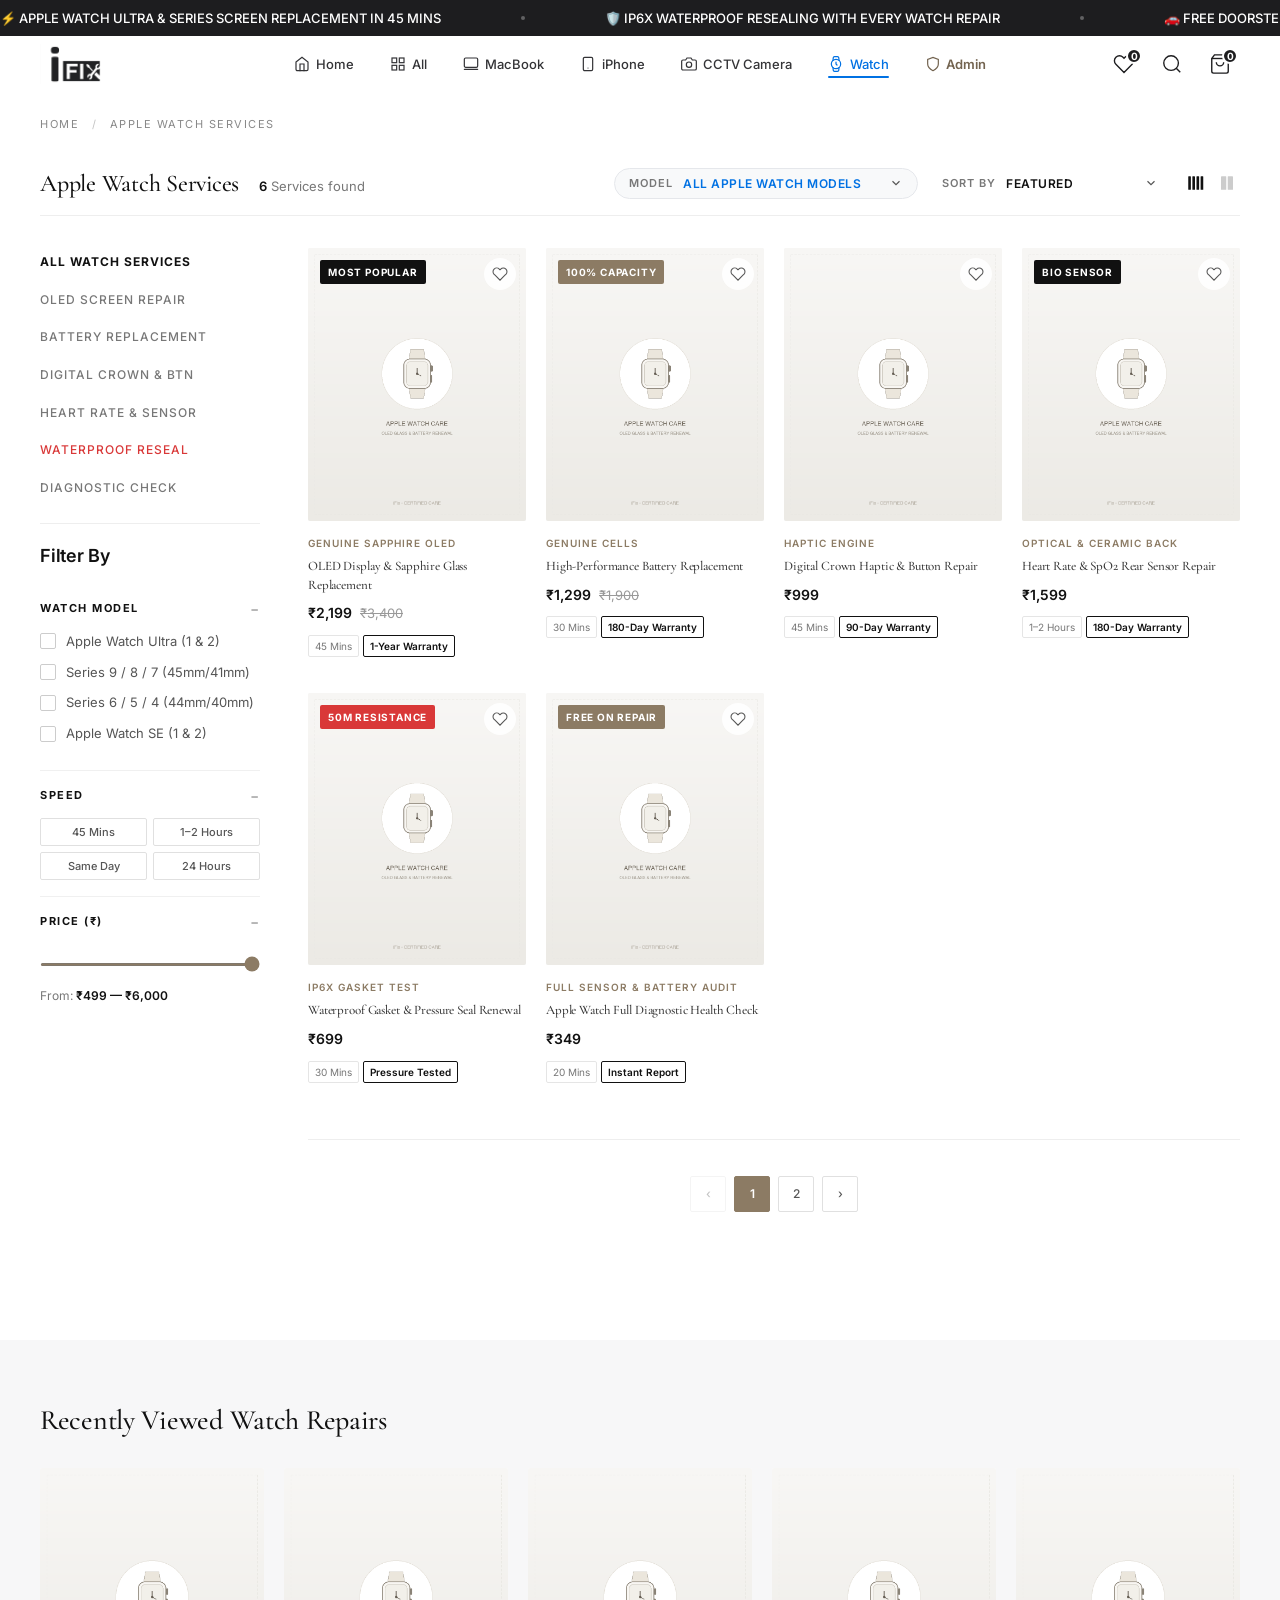
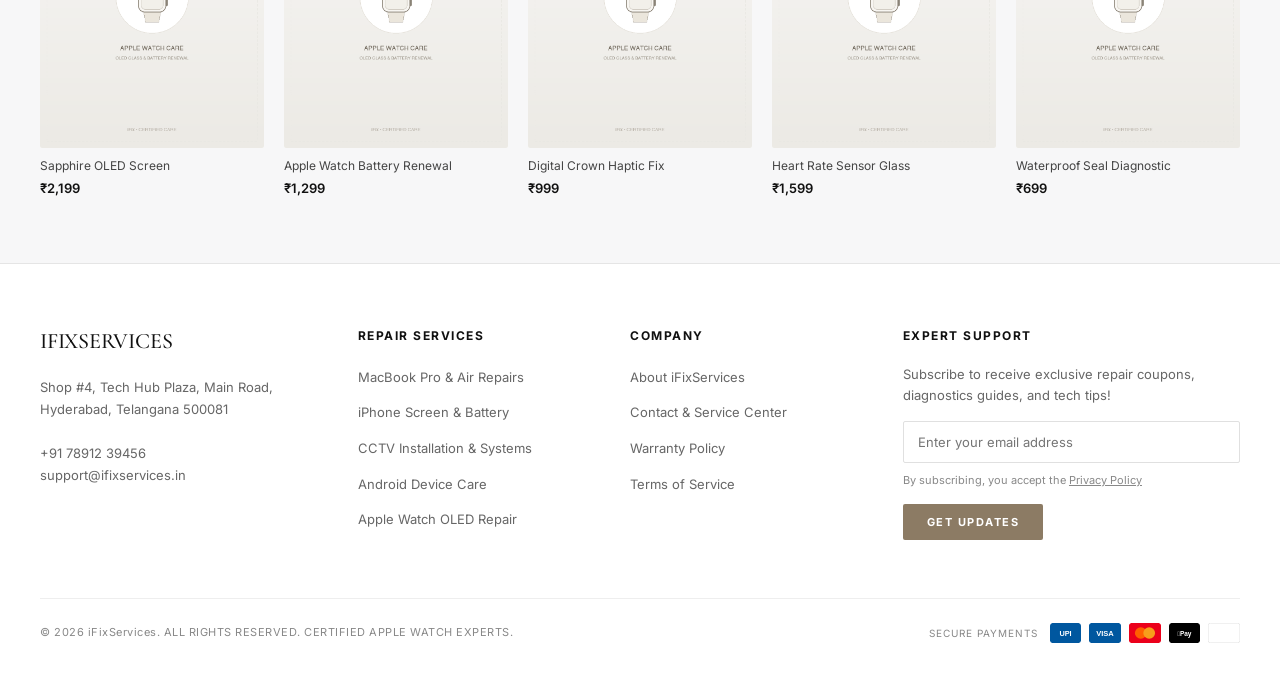
<file: apple-watch.html>
<!DOCTYPE html>
<html lang="en">
<head>
  <meta charset="UTF-8">
  <meta name="viewport" content="width=device-width, initial-scale=1.0">
  <meta name="description" content="Certified Apple Watch repair services by iFixServices. OLED screen replacement, battery health restoration, digital crown repair, sensor fixing, and water-resistance resealing for Ultra & Series watches.">
  <title>Apple Watch Care & Repair Services — iFixServices</title>
  <link rel="stylesheet" href="css/styles.css">
  <link rel="preconnect" href="https://fonts.googleapis.com">
  <link rel="preconnect" href="https://fonts.gstatic.com" crossorigin>
  <link href="https://fonts.googleapis.com/css2?family=Cormorant+Garamond:ital,wght@0,400;0,500;0,600;0,700;1,400&family=Inter:wght@300;400;500;600;700&display=swap" rel="stylesheet">
  <link rel="icon" type="image/svg+xml" href="data:image/svg+xml,<svg xmlns='http://www.w3.org/2000/svg' viewBox='0 0 100 100'><text y='.9em' font-size='90'>⌚</text></svg>">
</head>
<body class="shop-page">

  <!-- ═══════ ANNOUNCEMENT BAR ═══════ -->
  <div class="announcement-bar">
    <div class="announcement-bar__track">
      <span class="announcement-bar__item">⚡ APPLE WATCH ULTRA & SERIES SCREEN REPLACEMENT IN 45 MINS</span>
      <span class="announcement-bar__divider"></span>
      <span class="announcement-bar__item">🛡️ IP6X WATERPROOF RESEALING WITH EVERY WATCH REPAIR</span>
      <span class="announcement-bar__divider"></span>
      <span class="announcement-bar__item">🚗 FREE DOORSTEP PICKUP & DELIVERY ACROSS HYDERABAD</span>
      <span class="announcement-bar__divider"></span>
      <span class="announcement-bar__item">⚡ APPLE WATCH ULTRA & SERIES SCREEN REPLACEMENT IN 45 MINS</span>
      <span class="announcement-bar__divider"></span>
      <span class="announcement-bar__item">🛡️ IP6X WATERPROOF RESEALING WITH EVERY WATCH REPAIR</span>
      <span class="announcement-bar__divider"></span>
      <span class="announcement-bar__item">🚗 FREE DOORSTEP PICKUP & DELIVERY ACROSS HYDERABAD</span>
    </div>
  </div>

  <!-- ═══════ NAVIGATION ═══════ -->
  <nav class="navbar" id="navbar">
    <div class="navbar__inner">
      <a href="/" class="navbar__logo">
        <img src="images/logo.jpeg" alt="iFixServices Logo">
      </a>

      <div class="navbar__menu">
        <a href="/" class="navbar__link">
          <svg viewBox="0 0 24 24" fill="none" stroke="currentColor" stroke-width="1.8" stroke-linecap="round"><path d="M3 9l9-7 9 7v11a2 2 0 0 1-2 2H5a2 2 0 0 1-2-2z"></path><polyline points="9 22 9 12 15 12 15 22"></polyline></svg>
          Home
        </a>
        <a href="/all-services" class="navbar__link">
          <svg viewBox="0 0 24 24" fill="none" stroke="currentColor" stroke-width="1.8" stroke-linecap="round"><rect x="3" y="3" width="7" height="7"></rect><rect x="14" y="3" width="7" height="7"></rect><rect x="14" y="14" width="7" height="7"></rect><rect x="3" y="14" width="7" height="7"></rect></svg>
          All
        </a>
        <a href="/macbook" class="navbar__link">
          <svg viewBox="0 0 24 24" fill="none" stroke="currentColor" stroke-width="1.8" stroke-linecap="round"><rect x="2" y="3" width="20" height="14" rx="2"></rect><line x1="2" y1="20" x2="22" y2="20"></line></svg>
          MacBook
        </a>
        <a href="/iphone" class="navbar__link">
          <svg viewBox="0 0 24 24" fill="none" stroke="currentColor" stroke-width="1.8" stroke-linecap="round"><rect x="5" y="2" width="14" height="20" rx="2"></rect><line x1="12" y1="18" x2="12.01" y2="18"></line></svg>
          iPhone
        </a>
        <a href="/camera" class="navbar__link">
          <svg viewBox="0 0 24 24" fill="none" stroke="currentColor" stroke-width="1.8" stroke-linecap="round"><path d="M23 19a2 2 0 0 1-2 2H3a2 2 0 0 1-2-2V8a2 2 0 0 1 2-2h4l2-3h6l2 3h4a2 2 0 0 1 2 2z"></path><circle cx="12" cy="13" r="4"></circle></svg>
          CCTV Camera
        </a>
        <a href="/apple-watch" class="navbar__link active">
          <svg viewBox="0 0 24 24" fill="none" stroke="currentColor" stroke-width="1.8" stroke-linecap="round"><circle cx="12" cy="12" r="7"></circle><polyline points="12 9 12 12 13.5 13.5"></polyline><path d="M16.51 17.35l-.35 3.83a2 2 0 0 1-2 1.82H9.83a2 2 0 0 1-2-1.82l-.35-3.83m.01-10.7l.35-3.83A2 2 0 0 1 9.83 1h4.35a2 2 0 0 1 2 1.82l.35 3.83"></path></svg>
          Watch
        </a>
        <a href="/admin" class="navbar__link editorial-nav__link--admin">
          <svg viewBox="0 0 24 24" fill="none" stroke="currentColor" stroke-width="1.8" stroke-linecap="round"><path d="M12 22s8-4 8-10V5l-8-3-8 3v7c0 6 8 10 8 10z"></path></svg>
          Admin
        </a>
      </div>

      <div class="navbar__actions">
        <a href="#saved" class="navbar__icon-btn" id="wishlist-btn" aria-label="Saved Services">
          <svg viewBox="0 0 24 24" fill="none" stroke="currentColor" stroke-width="1.5"><path d="M20.84 4.61a5.5 5.5 0 0 0-7.78 0L12 5.67l-1.06-1.06a5.5 5.5 0 0 0-7.78 7.78l1.06 1.06L12 21.23l7.78-7.78 1.06-1.06a5.5 5.5 0 0 0 0-7.78z"></path></svg>
          <span class="navbar__badge" id="wishlist-count">0</span>
        </a>
        <button class="navbar__icon-btn" id="header-search-btn" aria-label="Search">
          <svg viewBox="0 0 24 24" fill="none" stroke="currentColor" stroke-width="1.5"><circle cx="11" cy="11" r="8"></circle><line x1="21" y1="21" x2="16.65" y2="16.65"></line></svg>
        </button>
        <a href="#cart" class="navbar__icon-btn" id="cart-btn" aria-label="Cart & Bookings">
          <svg viewBox="0 0 24 24" fill="none" stroke="currentColor" stroke-width="1.5"><path d="M6 2L3 6v14a2 2 0 0 0 2 2h14a2 2 0 0 0 2-2V6l-3-4z"></path><line x1="3" y1="6" x2="21" y2="6"></line><path d="M16 10a4 4 0 0 1-8 0"></path></svg>
          <span class="navbar__badge" id="cart-count">0</span>
        </a>
      </div>

      <button class="hamburger" id="hamburger" aria-label="Open menu" aria-expanded="false">
        <span class="hamburger__bar"></span>
        <span class="hamburger__bar"></span>
        <span class="hamburger__bar"></span>
      </button>
    </div>
  </nav>

  <!-- Mobile Menu Overlay -->
  <div class="mobile-menu-overlay" id="mobile-overlay"></div>
  <aside class="mobile-menu" id="mobile-menu" aria-hidden="true">
    <a href="/" class="mobile-menu__link"><svg viewBox="0 0 24 24" fill="none" stroke="currentColor" stroke-width="1.5"><path d="M3 9l9-7 9 7v11a2 2 0 0 1-2 2H5a2 2 0 0 1-2-2z"></path></svg> Home</a>
    <a href="/all-services" class="mobile-menu__link"><svg viewBox="0 0 24 24" fill="none" stroke="currentColor" stroke-width="1.5"><rect x="3" y="3" width="7" height="7"></rect><rect x="14" y="3" width="7" height="7"></rect><rect x="14" y="14" width="7" height="7"></rect><rect x="3" y="14" width="7" height="7"></rect></svg> All Services</a>
    <a href="/macbook" class="mobile-menu__link"><svg viewBox="0 0 24 24" fill="none" stroke="currentColor" stroke-width="1.5"><rect x="2" y="3" width="20" height="14" rx="2"></rect></svg> MacBook Services</a>
    <a href="/iphone" class="mobile-menu__link"><svg viewBox="0 0 24 24" fill="none" stroke="currentColor" stroke-width="1.5"><rect x="5" y="2" width="14" height="20" rx="3"></rect></svg> iPhone Services</a>
    <a href="/camera" class="mobile-menu__link"><svg viewBox="0 0 24 24" fill="none" stroke="currentColor" stroke-width="1.5"><path d="M23 19a2 2 0 0 1-2 2H3a2 2 0 0 1-2-2V8a2 2 0 0 1 2-2h4l2-3h6l2 3h4a2 2 0 0 1 2 2z"></path></svg> CCTV Camera Services</a>
    <a href="/apple-watch" class="mobile-menu__link active"><svg viewBox="0 0 24 24" fill="none" stroke="currentColor" stroke-width="1.5"><circle cx="12" cy="12" r="7"></circle></svg> Apple Watch Services</a>
    <a href="/about" class="mobile-menu__link"><svg viewBox="0 0 24 24" fill="none" stroke="currentColor" stroke-width="1.5"><circle cx="12" cy="12" r="10"></circle></svg> About Us</a>
    <a href="/contact" class="mobile-menu__link"><svg viewBox="0 0 24 24" fill="none" stroke="currentColor" stroke-width="1.5"><path d="M4 4h16c1.1 0 2 .9 2 2v12c0 1.1-.9 2-2 2H4c-1.1 0-2-.9-2-2V6c0-1.1.9-2 2-2z"></path></svg> Contact</a>
    <a href="#" class="mobile-menu__cta" data-action="whatsapp-general"><svg viewBox="0 0 24 24" fill="currentColor"><path d="M17.472 14.382c-.297-.149-1.758-.867-2.03-.967-.273-.099-.471-.148-.67.15-.197.297-.767.966-.94 1.164-.173.199-.347.223-.644.075-.297-.15-1.255-.463-2.39-1.475-.883-.788-1.48-1.761-1.653-2.059-.173-.297-.018-.458.13-.606.134-.133.298-.347.446-.52.149-.174.198-.298.298-.497.099-.198.05-.371-.025-.52-.075-.149-.669-1.612-.916-2.207-.242-.579-.487-.5-.669-.51-.173-.008-.371-.01-.57-.01-.198 0-.52.074-.792.372-.272.297-1.04 1.016-1.04 2.479 0 1.462 1.065 2.875 1.213 3.074.149.198 2.096 3.2 5.077 4.487.709.306 1.262.489 1.694.625.712.227 1.36.195 1.871.118.571-.085 1.758-.719 2.006-1.413.248-.694.248-1.289.173-1.413-.074-.124-.272-.198-.57-.347z"/></svg> WhatsApp Support</a>
  </aside>

  <!-- ═══════════════════════════════════════════════════
       SHOP TOOLBAR & MAIN CATALOG LAYOUT
       ═══════════════════════════════════════════════════ -->
  <main class="shop-main">
    <div class="container">

      <!-- Breadcrumbs -->
      <nav class="shop-breadcrumbs" aria-label="Breadcrumb">
        <a href="/">Home</a>
        <span class="shop-breadcrumbs__sep">/</span>
        <span aria-current="page">Apple Watch Services</span>
      </nav>

      <div class="shop-toolbar">
        <div class="shop-toolbar__left">
          <h2 class="shop-toolbar__title">Apple Watch Services</h2>
          <span class="shop-toolbar__count"><strong id="product-count">8</strong> Services found</span>
        </div>

        <div class="shop-toolbar__right">
          <!-- Select Model Dropdown -->
          <div class="shop-toolbar__model-select">
            <span class="shop-toolbar__sort-label">MODEL</span>
            <div class="custom-select-wrap">
              <select id="model-filter-select" class="shop-toolbar__select" aria-label="Filter by Apple Watch model">
                <option value="all" selected>ALL APPLE WATCH MODELS</option>
                <option value="watch-ultra-2">Apple Watch Ultra 2 & Ultra 1 (49mm)</option>
                <option value="watch-s9-s8">Apple Watch Series 9 & 8 (45mm / 41mm)</option>
                <option value="watch-s7">Apple Watch Series 7 (45mm / 41mm)</option>
                <option value="watch-s6-s5">Apple Watch Series 6 & 5 (44mm / 40mm)</option>
                <option value="watch-se">Apple Watch SE (2nd & 1st Gen)</option>
                <option value="watch-s4-s3">Apple Watch Series 4 & 3</option>
              </select>
              <svg class="custom-select-arrow" viewBox="0 0 24 24" fill="none" stroke="currentColor" stroke-width="2"><polyline points="6 9 12 15 18 9"></polyline></svg>
            </div>
          </div>

          <div class="shop-toolbar__sort">
            <span class="shop-toolbar__sort-label">SORT BY</span>
            <div class="custom-select-wrap">
              <select id="sort-select" class="shop-toolbar__select" aria-label="Sort watch repairs">
                <option value="featured" selected>FEATURED</option>
                <option value="price-asc">PRICE: LOW TO HIGH</option>
                <option value="price-desc">PRICE: HIGH TO LOW</option>
                <option value="rating">HIGHEST RATED</option>
                <option value="newest">POPULAR REPAIRS</option>
              </select>
              <svg class="custom-select-arrow" viewBox="0 0 24 24" fill="none" stroke="currentColor" stroke-width="2"><polyline points="6 9 12 15 18 9"></polyline></svg>
            </div>
          </div>

          <div class="shop-toolbar__layout-btns">
            <button class="shop-toolbar__layout-btn active" data-grid="4" title="4 Columns Grid" aria-label="4 Columns Grid">
              <svg viewBox="0 0 24 24" fill="currentColor"><rect x="3" y="3" width="3.5" height="18" rx="0.5"/><rect x="8.5" y="3" width="3.5" height="18" rx="0.5"/><rect x="14" y="3" width="3.5" height="18" rx="0.5"/><rect x="19.5" y="3" width="3.5" height="18" rx="0.5"/></svg>
            </button>
            <button class="shop-toolbar__layout-btn" data-grid="2" title="Compact Grid" aria-label="2 Columns Grid">
              <svg viewBox="0 0 24 24" fill="currentColor"><rect x="4" y="3" width="7" height="18" rx="0.5"/><rect x="13" y="3" width="7" height="18" rx="0.5"/></svg>
            </button>
          </div>

          <button class="shop-mobile-filter-btn" id="open-filter-drawer">
            <svg viewBox="0 0 24 24" fill="none" stroke="currentColor" stroke-width="1.8"><line x1="4" y1="6" x2="20" y2="6"/><line x1="4" y1="12" x2="20" y2="12"/><line x1="4" y1="18" x2="20" y2="18"/><circle cx="8" cy="6" r="2" fill="currentColor"/><circle cx="16" cy="12" r="2" fill="currentColor"/><circle cx="10" cy="18" r="2" fill="currentColor"/></svg>
            <span>Filter</span>
          </button>
        </div>
      </div>

      <!-- ═══════════════════════════════════════════════════
           3. TWO-COLUMN APPLE WATCH CATALOG LAYOUT
           ═══════════════════════════════════════════════════ -->
      <div class="shop-layout">

        <!-- ─── SIDEBAR FILTERS ─── -->
        <aside class="shop-sidebar" id="shop-sidebar">
          <div class="shop-sidebar__inner">
            
            <div class="shop-sidebar__mobile-header">
              <h3>Filters</h3>
              <button class="shop-sidebar__close-btn" id="close-filter-drawer" aria-label="Close Filters">&times;</button>
            </div>

            <!-- Categories Quick Navigation -->
            <div class="filter-group filter-group--categories">
              <ul class="category-nav-list">
                <li class="category-nav-item active" data-category="all"><a href="#all">ALL WATCH SERVICES</a></li>
                <li class="category-nav-item" data-category="screen"><a href="#screen">OLED SCREEN REPAIR</a></li>
                <li class="category-nav-item" data-category="battery"><a href="#battery">BATTERY REPLACEMENT</a></li>
                <li class="category-nav-item" data-category="crown"><a href="#crown">DIGITAL CROWN & BTN</a></li>
                <li class="category-nav-item" data-category="sensor"><a href="#sensor">HEART RATE & SENSOR</a></li>
                <li class="category-nav-item highlight" data-category="waterproof"><a href="#waterproof">WATERPROOF RESEAL</a></li>
                <li class="category-nav-item" data-category="diagnostic"><a href="#diagnostic">DIAGNOSTIC CHECK</a></li>
              </ul>
            </div>

            <div class="shop-sidebar__divider"></div>
            <h4 class="shop-sidebar__main-title">Filter By</h4>

            <!-- 1. WATCH SERIES -->
            <div class="filter-accordion open">
              <button class="filter-accordion__header">
                <span>WATCH MODEL</span>
                <span class="filter-accordion__icon">−</span>
              </button>
              <div class="filter-accordion__body">
                <label class="custom-checkbox">
                  <input type="checkbox" name="material" value="ultra">
                  <span class="custom-checkbox__box"></span>
                  <span class="custom-checkbox__text">Apple Watch Ultra (1 & 2)</span>
                </label>
                <label class="custom-checkbox">
                  <input type="checkbox" name="material" value="series9">
                  <span class="custom-checkbox__box"></span>
                  <span class="custom-checkbox__text">Series 9 / 8 / 7 (45mm/41mm)</span>
                </label>
                <label class="custom-checkbox">
                  <input type="checkbox" name="material" value="series6">
                  <span class="custom-checkbox__box"></span>
                  <span class="custom-checkbox__text">Series 6 / 5 / 4 (44mm/40mm)</span>
                </label>
                <label class="custom-checkbox">
                  <input type="checkbox" name="material" value="se">
                  <span class="custom-checkbox__box"></span>
                  <span class="custom-checkbox__text">Apple Watch SE (1 & 2)</span>
                </label>
              </div>
            </div>

            <!-- 2. SPEED -->
            <div class="filter-accordion open">
              <button class="filter-accordion__header">
                <span>SPEED</span>
                <span class="filter-accordion__icon">−</span>
              </button>
              <div class="filter-accordion__body">
                <div class="size-chip-grid" style="grid-template-columns: repeat(2, 1fr);">
                  <button type="button" class="size-chip" data-size="45m">45 Mins</button>
                  <button type="button" class="size-chip" data-size="1hr">1–2 Hours</button>
                  <button type="button" class="size-chip" data-size="same-day">Same Day</button>
                  <button type="button" class="size-chip" data-size="24hr">24 Hours</button>
                </div>
              </div>
            </div>

            <!-- 3. ESTIMATED PRICE RANGE -->
            <div class="filter-accordion open">
              <button class="filter-accordion__header">
                <span>PRICE (₹)</span>
                <span class="filter-accordion__icon">−</span>
              </button>
              <div class="filter-accordion__body">
                <div class="price-slider-wrap">
                  <div class="price-slider-range">
                    <input type="range" id="filter-price-slider" min="499" max="6000" value="6000" step="500">
                  </div>
                  <div class="price-slider-label">
                    <span>From: </span>
                    <strong id="price-slider-value">₹499 — ₹6,000</strong>
                  </div>
                  <button type="button" class="price-filter-apply-btn" id="apply-price-filter">VIEW SERVICES (8)</button>
                </div>
              </div>
            </div>

            <!-- RESET ALL -->
            <div class="shop-sidebar__reset-wrap">
              <button type="button" class="shop-sidebar__reset-btn" id="clear-all-filters">
                <svg viewBox="0 0 24 24" fill="none" stroke="currentColor" stroke-width="1.8"><path d="M3 12a9 9 0 1 0 9-9 9.75 9.75 0 0 0-6.74 2.74L3 8"/><path d="M3 3v5h5"/></svg>
                RESET FILTERS
              </button>
            </div>

          </div>
        </aside>

        <!-- ─── 4. MAIN WATCH REPAIR GRID (4 Columns) ─── -->
        <div class="shop-content">

          <!-- Active Watch Model Indicator -->
          <div class="model-banner-indicator" id="model-banner-indicator">
            <div class="model-banner-indicator__text">
              <span>⌚</span>
              <span>Selected Model: <strong id="model-banner-name">All Apple Watch Models</strong></span>
            </div>
            <button type="button" class="model-banner-indicator__reset" id="model-banner-reset">Reset to All Models</button>
          </div>

          <div class="editorial-product-grid" id="product-grid">

            <!-- Service 1: OLED Screen Replacement -->
            <article class="editorial-card" data-category="screen" data-material="ultra series9 series6 se" data-price="2199" data-rating="4.9" data-collection="best-sellers">
              <div class="editorial-card__image-container">
                <span class="editorial-card__badge">MOST POPULAR</span>
                <button class="editorial-card__wishlist" aria-label="Save Service" data-product-id="wat-1">
                  <svg viewBox="0 0 24 24" fill="none" stroke="currentColor" stroke-width="1.6"><path d="M20.84 4.61a5.5 5.5 0 0 0-7.78 0L12 5.67l-1.06-1.06a5.5 5.5 0 0 0-7.78 7.78l1.06 1.06L12 21.23l7.78-7.78 1.06-1.06a5.5 5.5 0 0 0 0-7.78z"></path></svg>
                </button>
                
                <a href="#service-1" class="editorial-card__link">
                  <img src="images/placeholder-watch.png" alt="Apple Watch Screen Replacement" class="editorial-card__img" loading="lazy">
                </a>

                <div class="editorial-card__actions">
                  <button class="editorial-card__action-btn quick-view-btn" data-id="wat-1" title="Quick View" aria-label="Quick View">
                    <svg viewBox="0 0 24 24" fill="none" stroke="currentColor" stroke-width="1.8"><path d="M1 12s4-8 11-8 11 8 11 8-4 8-11 8-11-8-11-8z"></path><circle cx="12" cy="12" r="3"></circle></svg>
                  </button>
                  <button class="editorial-card__action-btn add-to-cart-btn" data-id="wat-1" data-name="Apple Watch Screen Replacement" data-price="2,199" data-img="images/placeholder-watch.png" title="Book Repair" aria-label="Book Repair">
                    <svg viewBox="0 0 24 24" fill="none" stroke="currentColor" stroke-width="1.8"><path d="M6 2L3 6v14a2 2 0 0 0 2 2h14a2 2 0 0 0 2-2V6l-3-4z"></path><line x1="3" y1="6" x2="21" y2="6"></line><path d="M16 10a4 4 0 0 1-8 0"></path></svg>
                  </button>
                  <button class="editorial-card__action-btn compare-btn" title="Compare" aria-label="Compare">
                    <svg viewBox="0 0 24 24" fill="none" stroke="currentColor" stroke-width="1.8"><polyline points="17 1 21 5 17 9"></polyline><path d="M3 11V9a4 4 0 0 1 4-4h14"></path><polyline points="7 23 3 19 7 15"></polyline><path d="M21 13v2a4 4 0 0 1-4 4H3"></path></svg>
                  </button>
                </div>
              </div>

              <div class="editorial-card__body">
                <span class="editorial-card__meta-tag">GENUINE SAPPHIRE OLED</span>
                <h3 class="editorial-card__title">
                  <a href="#service-1">OLED Display & Sapphire Glass Replacement</a>
                </h3>
                <div class="editorial-card__price-row">
                  <span class="editorial-card__price-current">₹2,199</span>
                  <span class="editorial-card__price-original">₹3,400</span>
                </div>
                <div class="editorial-card__size-pills">
                  <span class="size-pill">45 Mins</span>
                  <span class="size-pill active">1-Year Warranty</span>
                </div>
              </div>
            </article>

            <!-- Service 2: Battery Replacement -->
            <article class="editorial-card" data-category="battery" data-material="ultra series9 series6 se" data-price="1299" data-rating="4.8" data-collection="best-sellers">
              <div class="editorial-card__image-container">
                <span class="editorial-card__badge editorial-card__badge--neutral">100% HEALTH</span>
                <button class="editorial-card__wishlist" aria-label="Save Service" data-product-id="wat-2">
                  <svg viewBox="0 0 24 24" fill="none" stroke="currentColor" stroke-width="1.6"><path d="M20.84 4.61a5.5 5.5 0 0 0-7.78 0L12 5.67l-1.06-1.06a5.5 5.5 0 0 0-7.78 7.78l1.06 1.06L12 21.23l7.78-7.78 1.06-1.06a5.5 5.5 0 0 0 0-7.78z"></path></svg>
                </button>
                
                <a href="#service-2" class="editorial-card__link">
                  <img src="images/placeholder-watch.png" alt="Apple Watch Battery Replacement" class="editorial-card__img" loading="lazy">
                </a>

                <div class="editorial-card__actions">
                  <button class="editorial-card__action-btn quick-view-btn" data-id="wat-2" title="Quick View" aria-label="Quick View">
                    <svg viewBox="0 0 24 24" fill="none" stroke="currentColor" stroke-width="1.8"><path d="M1 12s4-8 11-8 11 8 11 8-4 8-11 8-11-8-11-8z"></path><circle cx="12" cy="12" r="3"></circle></svg>
                  </button>
                  <button class="editorial-card__action-btn add-to-cart-btn" data-id="wat-2" data-name="Apple Watch Battery Replacement" data-price="1,299" data-img="images/placeholder-watch.png" title="Book Repair" aria-label="Book Repair">
                    <svg viewBox="0 0 24 24" fill="none" stroke="currentColor" stroke-width="1.8"><path d="M6 2L3 6v14a2 2 0 0 0 2 2h14a2 2 0 0 0 2-2V6l-3-4z"></path><line x1="3" y1="6" x2="21" y2="6"></line><path d="M16 10a4 4 0 0 1-8 0"></path></svg>
                  </button>
                  <button class="editorial-card__action-btn compare-btn" title="Compare" aria-label="Compare">
                    <svg viewBox="0 0 24 24" fill="none" stroke="currentColor" stroke-width="1.8"><polyline points="17 1 21 5 17 9"></polyline><path d="M3 11V9a4 4 0 0 1 4-4h14"></path><polyline points="7 23 3 19 7 15"></polyline><path d="M21 13v2a4 4 0 0 1-4 4H3"></path></svg>
                  </button>
                </div>
              </div>

              <div class="editorial-card__body">
                <span class="editorial-card__meta-tag">GENUINE CELLS</span>
                <h3 class="editorial-card__title">
                  <a href="#service-2">High-Performance Battery Replacement</a>
                </h3>
                <div class="editorial-card__price-row">
                  <span class="editorial-card__price-current">₹1,299</span>
                  <span class="editorial-card__price-original">₹1,799</span>
                </div>
                <div class="editorial-card__size-pills">
                  <span class="size-pill">30 Mins</span>
                  <span class="size-pill active">180-Day Warranty</span>
                </div>
              </div>
            </article>

            <!-- Service 3: Digital Crown & Side Button -->
            <article class="editorial-card" data-category="crown" data-material="ultra series9 series6 se" data-price="999" data-rating="4.8" data-collection="new-arrivals">
              <div class="editorial-card__image-container">
                <button class="editorial-card__wishlist" aria-label="Save Service" data-product-id="wat-3">
                  <svg viewBox="0 0 24 24" fill="none" stroke="currentColor" stroke-width="1.6"><path d="M20.84 4.61a5.5 5.5 0 0 0-7.78 0L12 5.67l-1.06-1.06a5.5 5.5 0 0 0-7.78 7.78l1.06 1.06L12 21.23l7.78-7.78 1.06-1.06a5.5 5.5 0 0 0 0-7.78z"></path></svg>
                </button>
                
                <a href="#service-3" class="editorial-card__link">
                  <img src="images/placeholder-watch.png" alt="Digital Crown Repair" class="editorial-card__img" loading="lazy">
                </a>

                <div class="editorial-card__actions">
                  <button class="editorial-card__action-btn quick-view-btn" data-id="wat-3" title="Quick View" aria-label="Quick View">
                    <svg viewBox="0 0 24 24" fill="none" stroke="currentColor" stroke-width="1.8"><path d="M1 12s4-8 11-8 11 8 11 8-4 8-11 8-11-8-11-8z"></path><circle cx="12" cy="12" r="3"></circle></svg>
                  </button>
                  <button class="editorial-card__action-btn add-to-cart-btn" data-id="wat-3" data-name="Digital Crown Repair" data-price="999" data-img="images/placeholder-watch.png" title="Book Repair" aria-label="Book Repair">
                    <svg viewBox="0 0 24 24" fill="none" stroke="currentColor" stroke-width="1.8"><path d="M6 2L3 6v14a2 2 0 0 0 2 2h14a2 2 0 0 0 2-2V6l-3-4z"></path><line x1="3" y1="6" x2="21" y2="6"></line><path d="M16 10a4 4 0 0 1-8 0"></path></svg>
                  </button>
                  <button class="editorial-card__action-btn compare-btn" title="Compare" aria-label="Compare">
                    <svg viewBox="0 0 24 24" fill="none" stroke="currentColor" stroke-width="1.8"><polyline points="17 1 21 5 17 9"></polyline><path d="M3 11V9a4 4 0 0 1 4-4h14"></path><polyline points="7 23 3 19 7 15"></polyline><path d="M21 13v2a4 4 0 0 1-4 4H3"></path></svg>
                  </button>
                </div>
              </div>

              <div class="editorial-card__body">
                <span class="editorial-card__meta-tag">HAPTIC ENGINE</span>
                <h3 class="editorial-card__title">
                  <a href="#service-3">Digital Crown Haptic & Button Repair</a>
                </h3>
                <div class="editorial-card__price-row">
                  <span class="editorial-card__price-current">₹999</span>
                </div>
                <div class="editorial-card__size-pills">
                  <span class="size-pill">45 Mins</span>
                  <span class="size-pill active">90-Day Warranty</span>
                </div>
              </div>
            </article>

            <!-- Service 4: Rear Sensor & ECG Repair -->
            <article class="editorial-card" data-category="sensor" data-material="ultra series9 series6" data-price="1599" data-rating="4.9" data-collection="best-sellers">
              <div class="editorial-card__image-container">
                <span class="editorial-card__badge">ECG / SPO2 PRECISION</span>
                <button class="editorial-card__wishlist" aria-label="Save Service" data-product-id="wat-4">
                  <svg viewBox="0 0 24 24" fill="none" stroke="currentColor" stroke-width="1.6"><path d="M20.84 4.61a5.5 5.5 0 0 0-7.78 0L12 5.67l-1.06-1.06a5.5 5.5 0 0 0-7.78 7.78l1.06 1.06L12 21.23l7.78-7.78 1.06-1.06a5.5 5.5 0 0 0 0-7.78z"></path></svg>
                </button>
                
                <a href="#service-4" class="editorial-card__link">
                  <img src="images/placeholder-watch.png" alt="Heart Rate Sensor Glass" class="editorial-card__img" loading="lazy">
                </a>

                <div class="editorial-card__actions">
                  <button class="editorial-card__action-btn quick-view-btn" data-id="wat-4" title="Quick View" aria-label="Quick View">
                    <svg viewBox="0 0 24 24" fill="none" stroke="currentColor" stroke-width="1.8"><path d="M1 12s4-8 11-8 11 8 11 8-4 8-11 8-11-8-11-8z"></path><circle cx="12" cy="12" r="3"></circle></svg>
                  </button>
                  <button class="editorial-card__action-btn add-to-cart-btn" data-id="wat-4" data-name="Rear Sensor & Glass Repair" data-price="1,599" data-img="images/placeholder-watch.png" title="Book Repair" aria-label="Book Repair">
                    <svg viewBox="0 0 24 24" fill="none" stroke="currentColor" stroke-width="1.8"><path d="M6 2L3 6v14a2 2 0 0 0 2 2h14a2 2 0 0 0 2-2V6l-3-4z"></path><line x1="3" y1="6" x2="21" y2="6"></line><path d="M16 10a4 4 0 0 1-8 0"></path></svg>
                  </button>
                  <button class="editorial-card__action-btn compare-btn" title="Compare" aria-label="Compare">
                    <svg viewBox="0 0 24 24" fill="none" stroke="currentColor" stroke-width="1.8"><polyline points="17 1 21 5 17 9"></polyline><path d="M3 11V9a4 4 0 0 1 4-4h14"></path><polyline points="7 23 3 19 7 15"></polyline><path d="M21 13v2a4 4 0 0 1-4 4H3"></path></svg>
                  </button>
                </div>
              </div>

              <div class="editorial-card__body">
                <span class="editorial-card__meta-tag">OPTICAL & CERAMIC BACK</span>
                <h3 class="editorial-card__title">
                  <a href="#service-4">Heart Rate & SpO2 Rear Sensor Repair</a>
                </h3>
                <div class="editorial-card__price-row">
                  <span class="editorial-card__price-current">₹1,599</span>
                </div>
                <div class="editorial-card__size-pills">
                  <span class="size-pill">1–2 Hours</span>
                  <span class="size-pill active">180-Day Warranty</span>
                </div>
              </div>
            </article>

            <!-- Service 5: Waterproof Resealing -->
            <article class="editorial-card" data-category="waterproof" data-material="ultra series9 series6 se" data-price="699" data-rating="4.9" data-collection="new-arrivals">
              <div class="editorial-card__image-container">
                <span class="editorial-card__badge editorial-card__badge--sale">50M RESISTANCE</span>
                <button class="editorial-card__wishlist" aria-label="Save Service" data-product-id="wat-5">
                  <svg viewBox="0 0 24 24" fill="none" stroke="currentColor" stroke-width="1.6"><path d="M20.84 4.61a5.5 5.5 0 0 0-7.78 0L12 5.67l-1.06-1.06a5.5 5.5 0 0 0-7.78 7.78l1.06 1.06L12 21.23l7.78-7.78 1.06-1.06a5.5 5.5 0 0 0 0-7.78z"></path></svg>
                </button>
                
                <a href="#service-5" class="editorial-card__link">
                  <img src="images/placeholder-watch.png" alt="Waterproof Gasket Reseal" class="editorial-card__img" loading="lazy">
                </a>

                <div class="editorial-card__actions">
                  <button class="editorial-card__action-btn quick-view-btn" data-id="wat-5" title="Quick View" aria-label="Quick View">
                    <svg viewBox="0 0 24 24" fill="none" stroke="currentColor" stroke-width="1.8"><path d="M1 12s4-8 11-8 11 8 11 8-4 8-11 8-11-8-11-8z"></path><circle cx="12" cy="12" r="3"></circle></svg>
                  </button>
                  <button class="editorial-card__action-btn add-to-cart-btn" data-id="wat-5" data-name="Waterproof Gasket Reseal" data-price="699" data-img="images/placeholder-watch.png" title="Book Service" aria-label="Book Service">
                    <svg viewBox="0 0 24 24" fill="none" stroke="currentColor" stroke-width="1.8"><path d="M6 2L3 6v14a2 2 0 0 0 2 2h14a2 2 0 0 0 2-2V6l-3-4z"></path><line x1="3" y1="6" x2="21" y2="6"></line><path d="M16 10a4 4 0 0 1-8 0"></path></svg>
                  </button>
                  <button class="editorial-card__action-btn compare-btn" title="Compare" aria-label="Compare">
                    <svg viewBox="0 0 24 24" fill="none" stroke="currentColor" stroke-width="1.8"><polyline points="17 1 21 5 17 9"></polyline><path d="M3 11V9a4 4 0 0 1 4-4h14"></path><polyline points="7 23 3 19 7 15"></polyline><path d="M21 13v2a4 4 0 0 1-4 4H3"></path></svg>
                  </button>
                </div>
              </div>

              <div class="editorial-card__body">
                <span class="editorial-card__meta-tag">IP6X GASKET TEST</span>
                <h3 class="editorial-card__title">
                  <a href="#service-5">Waterproof Gasket & Pressure Seal Renewal</a>
                </h3>
                <div class="editorial-card__price-row">
                  <span class="editorial-card__price-current">₹699</span>
                </div>
                <div class="editorial-card__size-pills">
                  <span class="size-pill">30 Mins</span>
                  <span class="size-pill active">Pressure Tested</span>
                </div>
              </div>
            </article>

            <!-- Service 6: Complete Diagnostic Check -->
            <article class="editorial-card" data-category="diagnostic" data-material="ultra series9 series6 se" data-price="349" data-rating="5.0" data-collection="new-arrivals">
              <div class="editorial-card__image-container">
                <span class="editorial-card__badge editorial-card__badge--neutral">FREE ON REPAIR</span>
                <button class="editorial-card__wishlist" aria-label="Save Check" data-product-id="wat-6">
                  <svg viewBox="0 0 24 24" fill="none" stroke="currentColor" stroke-width="1.6"><path d="M20.84 4.61a5.5 5.5 0 0 0-7.78 0L12 5.67l-1.06-1.06a5.5 5.5 0 0 0-7.78 7.78l1.06 1.06L12 21.23l7.78-7.78 1.06-1.06a5.5 5.5 0 0 0 0-7.78z"></path></svg>
                </button>
                
                <a href="#service-6" class="editorial-card__link">
                  <img src="images/placeholder-watch.png" alt="Apple Watch Diagnostics" class="editorial-card__img" loading="lazy">
                </a>

                <div class="editorial-card__actions">
                  <button class="editorial-card__action-btn quick-view-btn" data-id="wat-6" title="Quick View" aria-label="Quick View">
                    <svg viewBox="0 0 24 24" fill="none" stroke="currentColor" stroke-width="1.8"><path d="M1 12s4-8 11-8 11 8 11 8-4 8-11 8-11-8-11-8z"></path><circle cx="12" cy="12" r="3"></circle></svg>
                  </button>
                  <button class="editorial-card__action-btn add-to-cart-btn" data-id="wat-6" data-name="Apple Watch Diagnostics" data-price="349" data-img="images/placeholder-watch.png" title="Book Check" aria-label="Book Check">
                    <svg viewBox="0 0 24 24" fill="none" stroke="currentColor" stroke-width="1.8"><path d="M6 2L3 6v14a2 2 0 0 0 2 2h14a2 2 0 0 0 2-2V6l-3-4z"></path><line x1="3" y1="6" x2="21" y2="6"></line><path d="M16 10a4 4 0 0 1-8 0"></path></svg>
                  </button>
                  <button class="editorial-card__action-btn compare-btn" title="Compare" aria-label="Compare">
                    <svg viewBox="0 0 24 24" fill="none" stroke="currentColor" stroke-width="1.8"><polyline points="17 1 21 5 17 9"></polyline><path d="M3 11V9a4 4 0 0 1 4-4h14"></path><polyline points="7 23 3 19 7 15"></polyline><path d="M21 13v2a4 4 0 0 1-4 4H3"></path></svg>
                  </button>
                </div>
              </div>

              <div class="editorial-card__body">
                <span class="editorial-card__meta-tag">FULL SENSOR & BATTERY AUDIT</span>
                <h3 class="editorial-card__title">
                  <a href="#service-6">Apple Watch Full Diagnostic Health Check</a>
                </h3>
                <div class="editorial-card__price-row">
                  <span class="editorial-card__price-current">₹349</span>
                </div>
                <div class="editorial-card__size-pills">
                  <span class="size-pill">20 Mins</span>
                  <span class="size-pill active">Instant Report</span>
                </div>
              </div>
            </article>

          </div><!-- /.editorial-product-grid -->

          <!-- ─── 6. PAGINATION ─── -->
          <nav class="editorial-pagination" aria-label="Catalog pagination">
            <button class="editorial-pagination__btn" aria-label="Previous page" disabled>&lsaquo;</button>
            <button class="editorial-pagination__page active">1</button>
            <button class="editorial-pagination__page">2</button>
            <button class="editorial-pagination__btn" aria-label="Next page">&rsaquo;</button>
          </nav>

        </div><!-- /.shop-content -->
      </div><!-- /.shop-layout -->

    </div><!-- /.container -->
  </main>

  <!-- ═══════════════════════════════════════════════════
       7. RECENTLY VIEWED WATCH SERVICES
       ═══════════════════════════════════════════════════ -->
  <section class="recently-viewed-section">
    <div class="container">
      <div class="recently-viewed-section__header">
        <h2 class="recently-viewed-section__title">Recently Viewed Watch Repairs</h2>
      </div>

      <div class="recently-viewed-grid">
        <div class="mini-product-card">
          <div class="mini-product-card__img-wrap">
            <img src="images/placeholder-watch.png" alt="Screen Replacement" loading="lazy">
          </div>
          <h4 class="mini-product-card__title">Sapphire OLED Screen</h4>
          <span class="mini-product-card__price">₹2,199</span>
        </div>

        <div class="mini-product-card">
          <div class="mini-product-card__img-wrap">
            <img src="images/placeholder-watch.png" alt="Battery Replacement" loading="lazy">
          </div>
          <h4 class="mini-product-card__title">Apple Watch Battery Renewal</h4>
          <span class="mini-product-card__price">₹1,299</span>
        </div>

        <div class="mini-product-card">
          <div class="mini-product-card__img-wrap">
            <img src="images/placeholder-watch.png" alt="Digital Crown Repair" loading="lazy">
          </div>
          <h4 class="mini-product-card__title">Digital Crown Haptic Fix</h4>
          <span class="mini-product-card__price">₹999</span>
        </div>

        <div class="mini-product-card">
          <div class="mini-product-card__img-wrap">
            <img src="images/placeholder-watch.png" alt="Heart Rate Sensor" loading="lazy">
          </div>
          <h4 class="mini-product-card__title">Heart Rate Sensor Glass</h4>
          <span class="mini-product-card__price">₹1,599</span>
        </div>

        <div class="mini-product-card">
          <div class="mini-product-card__img-wrap">
            <img src="images/placeholder-watch.png" alt="Waterproof Gasket" loading="lazy">
          </div>
          <h4 class="mini-product-card__title">Waterproof Seal Diagnostic</h4>
          <span class="mini-product-card__price">₹699</span>
        </div>
      </div>
    </div>
  </section>

  <!-- ═══════════════════════════════════════════════════
       8. MULTI-COLUMN FOOTER
       ═══════════════════════════════════════════════════ -->
  <footer class="editorial-footer">
    <div class="container">
      <div class="editorial-footer__grid">
        <div class="editorial-footer__col editorial-footer__col--brand">
          <h3 class="editorial-footer__brand-title">iFixServices</h3>
          <p class="editorial-footer__address">
            Shop #4, Tech Hub Plaza, Main Road,<br>
            Hyderabad, Telangana 500081<br><br>
            +91 78912 39456<br>
            support@ifixservices.in
          </p>
        </div>

        <div class="editorial-footer__col">
          <h4 class="editorial-footer__heading">REPAIR SERVICES</h4>
          <ul class="editorial-footer__links">
            <li><a href="/macbook">MacBook Pro & Air Repairs</a></li>
            <li><a href="/iphone">iPhone Screen & Battery</a></li>
            <li><a href="/camera">CCTV Installation & Systems</a></li>
            <li><a href="/android">Android Device Care</a></li>
            <li><a href="/apple-watch">Apple Watch OLED Repair</a></li>
          </ul>
        </div>

        <div class="editorial-footer__col">
          <h4 class="editorial-footer__heading">COMPANY</h4>
          <ul class="editorial-footer__links">
            <li><a href="/about">About iFixServices</a></li>
            <li><a href="/contact">Contact & Service Center</a></li>
            <li><a href="#">Warranty Policy</a></li>
            <li><a href="#">Terms of Service</a></li>
          </ul>
        </div>

        <div class="editorial-footer__col editorial-footer__col--newsletter">
          <h4 class="editorial-footer__heading">EXPERT SUPPORT</h4>
          <p class="editorial-footer__newsletter-desc">Subscribe to receive exclusive repair coupons, diagnostics guides, and tech tips!</p>
          <form class="editorial-footer__form" id="newsletter-form">
            <input type="email" placeholder="Enter your email address" required aria-label="Email address for newsletter">
            <p class="editorial-footer__terms-note">By subscribing, you accept the <a href="#">Privacy Policy</a></p>
            <button type="submit" class="editorial-footer__submit-btn">GET UPDATES</button>
          </form>
        </div>
      </div>

      <div class="editorial-footer__bottom">
        <div class="editorial-footer__copy">
          © 2026 iFixServices. ALL RIGHTS RESERVED. CERTIFIED APPLE WATCH EXPERTS.
        </div>
        <div class="editorial-footer__payments">
          <span>SECURE PAYMENTS</span>
          <img src="data:image/svg+xml,<svg xmlns='http://www.w3.org/2000/svg' viewBox='0 0 38 24' width='38' height='24'><rect width='38' height='24' rx='3' fill='%2300579f'/><text x='50%25' y='65%25' fill='white' font-family='sans-serif' font-size='9' font-weight='bold' text-anchor='middle'>UPI</text></svg>" alt="UPI">
          <img src="data:image/svg+xml,<svg xmlns='http://www.w3.org/2000/svg' viewBox='0 0 38 24' width='38' height='24'><rect width='38' height='24' rx='3' fill='%2300579f'/><text x='50%25' y='65%25' fill='white' font-family='sans-serif' font-size='9' font-weight='bold' text-anchor='middle'>VISA</text></svg>" alt="Visa">
          <img src="data:image/svg+xml,<svg xmlns='http://www.w3.org/2000/svg' viewBox='0 0 38 24' width='38' height='24'><rect width='38' height='24' rx='3' fill='%23eb001b'/><circle cx='14' cy='12' r='7' fill='%23ff5f00'/><circle cx='24' cy='12' r='7' fill='%23f79e1b'/></svg>" alt="Mastercard">
          <img src="data:image/svg+xml,<svg xmlns='http://www.w3.org/2000/svg' viewBox='0 0 38 24' width='38' height='24'><rect width='38' height='24' rx='3' fill='%23000000'/><text x='50%25' y='65%25' fill='white' font-family='sans-serif' font-size='8' font-weight='bold' text-anchor='middle'>Pay</text></svg>" alt="Apple Pay">
          <img src="data:image/svg+xml,<svg xmlns='http://www.w3.org/2000/svg' viewBox='0 0 38 24' width='38' height='24'><rect width='38' height='24' rx='3' fill='%23ffffff' stroke='%23ddd'/><text x='50%25' y='65%25' fill='white' font-family='sans-serif' font-size='8' font-weight='bold' text-anchor='middle'>GPay</text></svg>" alt="Google Pay">
        </div>
      </div>
    </div>
  </footer>

  <!-- ═══════ QUICK VIEW MODAL ═══════ -->
  <div class="quickview-modal-overlay" id="quickview-overlay"></div>
  <div class="quickview-modal" id="quickview-modal" role="dialog" aria-modal="true" aria-hidden="true">
    <button class="quickview-modal__close" id="quickview-close" aria-label="Close modal">&times;</button>
    <div class="quickview-modal__content" id="quickview-content"></div>
  </div>

  <!-- ═══════ BOOKING TOAST ═══════ -->
  <div class="toast-notification" id="toast-notification" role="status" aria-live="polite">
    <div class="toast-notification__icon">✓</div>
    <div class="toast-notification__text">
      <strong id="toast-title">Service Booked</strong>
      <span id="toast-desc">Added to your repair estimate list.</span>
    </div>
  </div>

  
  <!-- ═══════ MOBILE BOTTOM NAVIGATION BAR ═══════ -->
  <nav class="mobile-bottom-nav" id="mobile-bottom-nav">
    <a href="/" class="mobile-bottom-nav__item">
      <svg viewBox="0 0 24 24" fill="none" stroke="currentColor" stroke-width="2"><path d="M3 9l9-7 9 7v11a2 2 0 0 1-2 2H5a2 2 0 0 1-2-2z"></path><polyline points="9 22 9 12 15 12 15 22"></polyline></svg>
      <span>Home</span>
    </a>
    <a href="/all-services" class="mobile-bottom-nav__item active">
      <svg viewBox="0 0 24 24" fill="none" stroke="currentColor" stroke-width="2"><rect x="3" y="3" width="7" height="7"></rect><rect x="14" y="3" width="7" height="7"></rect><rect x="14" y="14" width="7" height="7"></rect><rect x="3" y="14" width="7" height="7"></rect></svg>
      <span>Services</span>
    </a>
    <a href="#" class="mobile-bottom-nav__item mobile-bottom-nav__item--cta" data-action="whatsapp-general">
      <div class="mobile-bottom-nav__cta-icon">
        <svg viewBox="0 0 24 24" fill="currentColor"><path d="M17.472 14.382c-.297-.149-1.758-.867-2.03-.967-.273-.099-.471-.148-.67.15-.197.297-.767.966-.94 1.164-.173.199-.347.223-.644.075-.297-.15-1.255-.463-2.39-1.475-.883-.788-1.48-1.761-1.653-2.059-.173-.297-.018-.458.13-.606.134-.133.298-.347.446-.52.149-.174.198-.298.298-.497.099-.198.05-.371-.025-.52-.075-.149-.669-1.612-.916-2.207-.242-.579-.487-.5-.669-.51-.173-.008-.371-.01-.57-.01-.198 0-.52.074-.792.372-.272.297-1.04 1.016-1.04 2.479 0 1.462 1.065 2.875 1.213 3.074.149.198 2.096 3.2 5.077 4.487.709.306 1.262.489 1.694.625.712.227 1.36.195 1.871.118.571-.085 1.758-.719 2.006-1.413.248-.694.248-1.289.173-1.413-.074-.124-.272-.198-.57-.347z"/></svg>
      </div>
      <span>Inquire</span>
    </a>
    <a href="/iphone" class="mobile-bottom-nav__item">
      <svg viewBox="0 0 24 24" fill="none" stroke="currentColor" stroke-width="2"><rect x="5" y="2" width="14" height="20" rx="2" ry="2"></rect><line x1="12" y1="18" x2="12.01" y2="18"></line></svg>
      <span>iPhone</span>
    </a>
    <a href="/about" class="mobile-bottom-nav__item">
      <svg viewBox="0 0 24 24" fill="none" stroke="currentColor" stroke-width="2"><circle cx="12" cy="12" r="10"/><path d="M12 16v-4"/><path d="M12 8h.01"/></svg>
      <span>About</span>
    </a>
  </nav>

  <script src="js/main.js"></script>
</body>
</html>
</file>
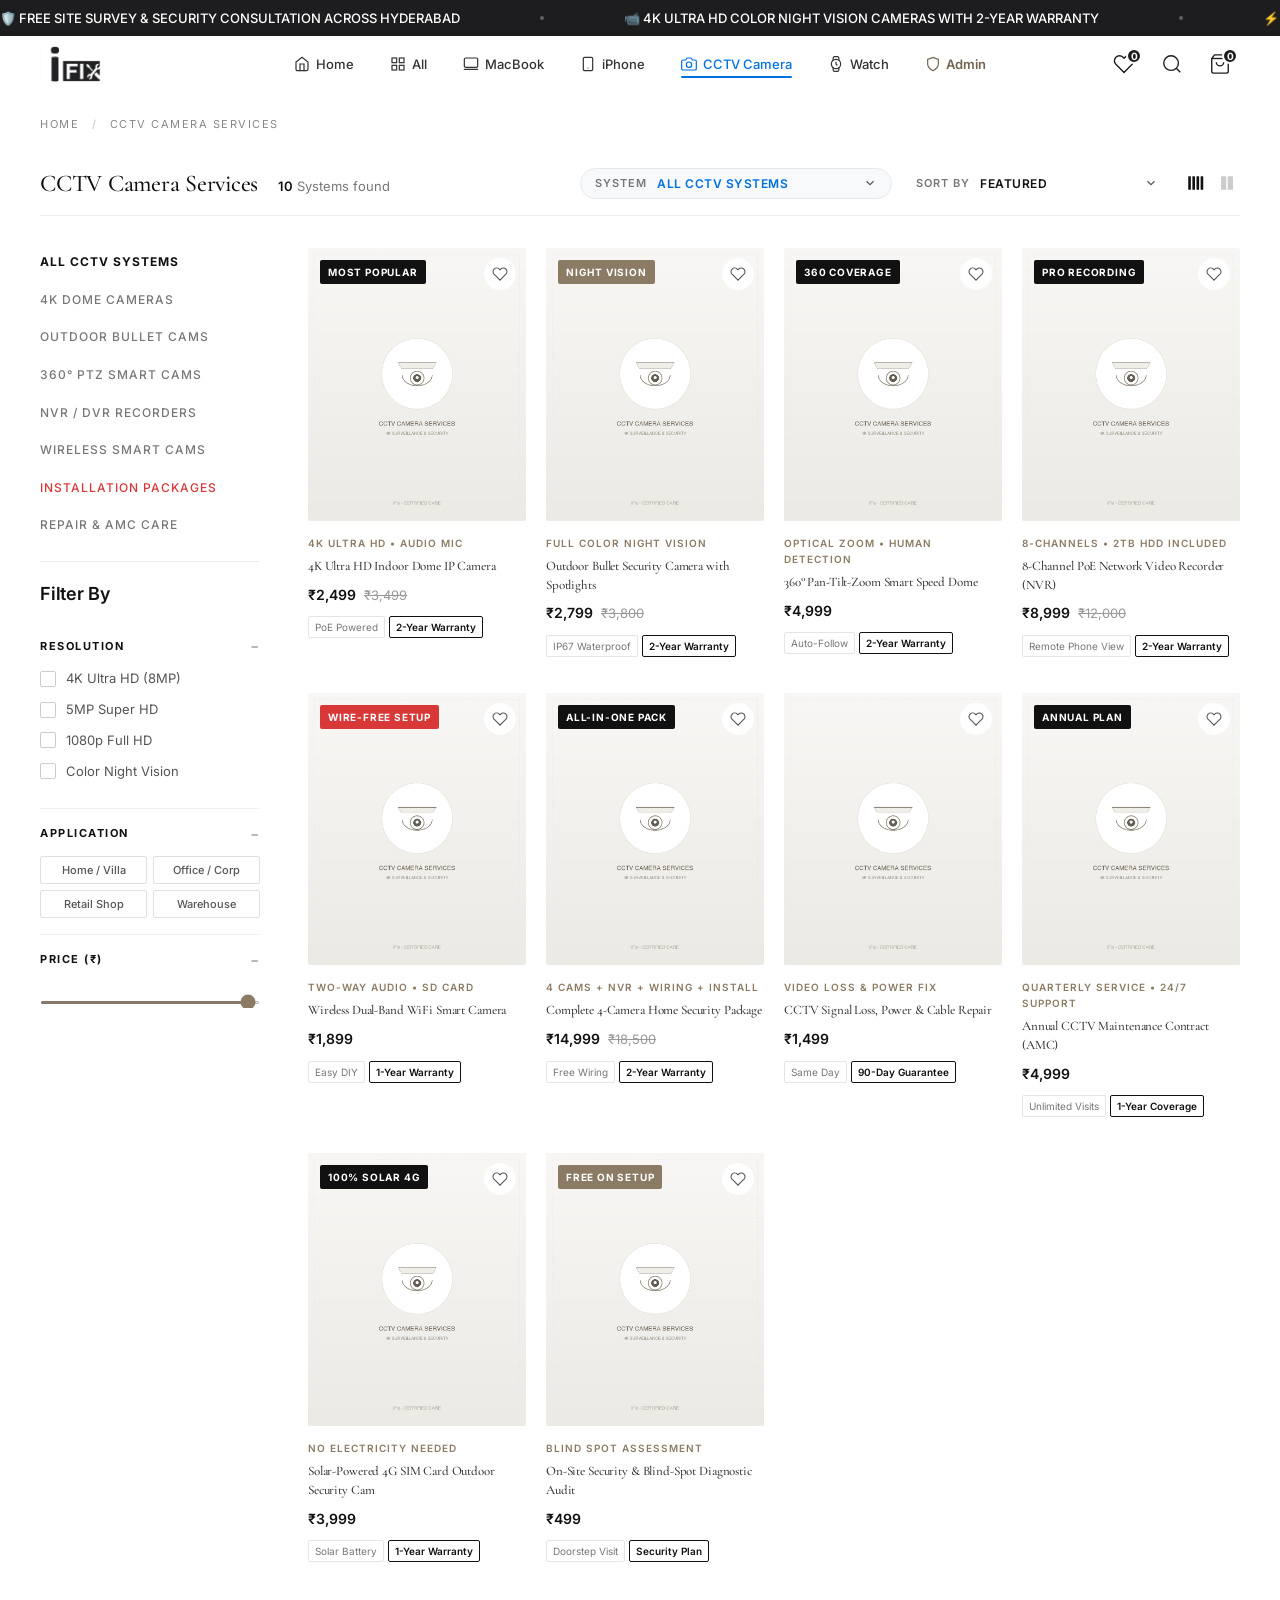
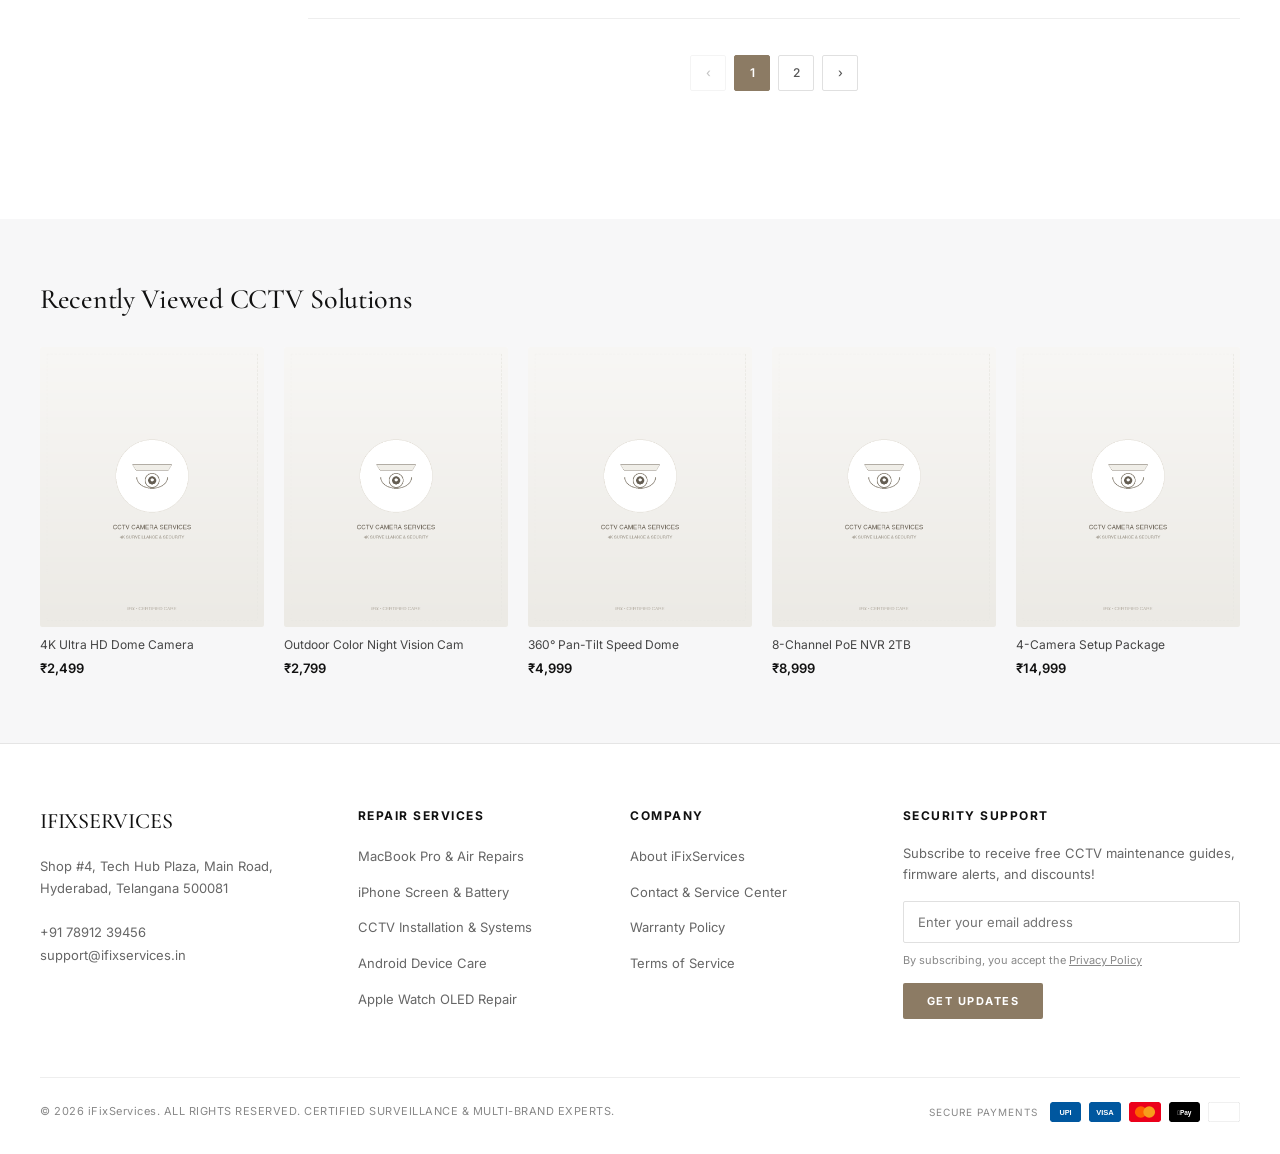
<file: camera.html>
<!DOCTYPE html>
<html lang="en">
<head>
  <meta charset="UTF-8">
  <meta name="viewport" content="width=device-width, initial-scale=1.0">
  <meta name="description" content="Commercial & residential CCTV security camera installations, 4K IP cameras, NVR/DVR surveillance setups, night vision camera repairs, and security maintenance by iFixServices.">
  <title>CCTV Security Systems & Camera Services — iFixServices</title>
  <link rel="stylesheet" href="css/styles.css">
  <link rel="preconnect" href="https://fonts.googleapis.com">
  <link rel="preconnect" href="https://fonts.gstatic.com" crossorigin>
  <link href="https://fonts.googleapis.com/css2?family=Cormorant+Garamond:ital,wght@0,400;0,500;0,600;0,700;1,400&family=Inter:wght@300;400;500;600;700&display=swap" rel="stylesheet">
  <link rel="icon" type="image/svg+xml" href="data:image/svg+xml,<svg xmlns='http://www.w3.org/2000/svg' viewBox='0 0 100 100'><text y='.9em' font-size='90'>📹</text></svg>">
</head>
<body class="shop-page">

  <!-- ═══════ ANNOUNCEMENT BAR ═══════ -->
  <div class="announcement-bar">
    <div class="announcement-bar__track">
      <span class="announcement-bar__item">🛡️ FREE SITE SURVEY & SECURITY CONSULTATION ACROSS HYDERABAD</span>
      <span class="announcement-bar__divider"></span>
      <span class="announcement-bar__item">📹 4K ULTRA HD COLOR NIGHT VISION CAMERAS WITH 2-YEAR WARRANTY</span>
      <span class="announcement-bar__divider"></span>
      <span class="announcement-bar__item">⚡ SAME-DAY INSTALLATION & MOBILE REMOTE VIEWING SETUP</span>
      <span class="announcement-bar__divider"></span>
      <span class="announcement-bar__item">🛡️ FREE SITE SURVEY & SECURITY CONSULTATION ACROSS HYDERABAD</span>
      <span class="announcement-bar__divider"></span>
      <span class="announcement-bar__item">📹 4K ULTRA HD COLOR NIGHT VISION CAMERAS WITH 2-YEAR WARRANTY</span>
      <span class="announcement-bar__divider"></span>
      <span class="announcement-bar__item">⚡ SAME-DAY INSTALLATION & MOBILE REMOTE VIEWING SETUP</span>
    </div>
  </div>

  <!-- ═══════ NAVIGATION ═══════ -->
  <nav class="navbar" id="navbar">
    <div class="navbar__inner">
      <a href="/" class="navbar__logo">
        <img src="images/logo.jpeg" alt="iFixServices Logo">
      </a>

      <div class="navbar__menu">
        <a href="/" class="navbar__link">
          <svg viewBox="0 0 24 24" fill="none" stroke="currentColor" stroke-width="1.8" stroke-linecap="round"><path d="M3 9l9-7 9 7v11a2 2 0 0 1-2 2H5a2 2 0 0 1-2-2z"></path><polyline points="9 22 9 12 15 12 15 22"></polyline></svg>
          Home
        </a>
        <a href="/all-services" class="navbar__link">
          <svg viewBox="0 0 24 24" fill="none" stroke="currentColor" stroke-width="1.8" stroke-linecap="round"><rect x="3" y="3" width="7" height="7"></rect><rect x="14" y="3" width="7" height="7"></rect><rect x="14" y="14" width="7" height="7"></rect><rect x="3" y="14" width="7" height="7"></rect></svg>
          All
        </a>
        <a href="/macbook" class="navbar__link">
          <svg viewBox="0 0 24 24" fill="none" stroke="currentColor" stroke-width="1.8" stroke-linecap="round"><rect x="2" y="3" width="20" height="14" rx="2"></rect><line x1="2" y1="20" x2="22" y2="20"></line></svg>
          MacBook
        </a>
        <a href="/iphone" class="navbar__link">
          <svg viewBox="0 0 24 24" fill="none" stroke="currentColor" stroke-width="1.8" stroke-linecap="round"><rect x="5" y="2" width="14" height="20" rx="2"></rect><line x1="12" y1="18" x2="12.01" y2="18"></line></svg>
          iPhone
        </a>
        <a href="/camera" class="navbar__link active">
          <svg viewBox="0 0 24 24" fill="none" stroke="currentColor" stroke-width="1.8" stroke-linecap="round"><path d="M23 19a2 2 0 0 1-2 2H3a2 2 0 0 1-2-2V8a2 2 0 0 1 2-2h4l2-3h6l2 3h4a2 2 0 0 1 2 2z"></path><circle cx="12" cy="13" r="4"></circle></svg>
          CCTV Camera
        </a>
        <a href="/apple-watch" class="navbar__link">
          <svg viewBox="0 0 24 24" fill="none" stroke="currentColor" stroke-width="1.8" stroke-linecap="round"><circle cx="12" cy="12" r="7"></circle><polyline points="12 9 12 12 13.5 13.5"></polyline><path d="M16.51 17.35l-.35 3.83a2 2 0 0 1-2 1.82H9.83a2 2 0 0 1-2-1.82l-.35-3.83m.01-10.7l.35-3.83A2 2 0 0 1 9.83 1h4.35a2 2 0 0 1 2 1.82l.35 3.83"></path></svg>
          Watch
        </a>
        <a href="/admin" class="navbar__link editorial-nav__link--admin">
          <svg viewBox="0 0 24 24" fill="none" stroke="currentColor" stroke-width="1.8" stroke-linecap="round"><path d="M12 22s8-4 8-10V5l-8-3-8 3v7c0 6 8 10 8 10z"></path></svg>
          Admin
        </a>
      </div>

      <div class="navbar__actions">
        <a href="#saved" class="navbar__icon-btn" id="wishlist-btn" aria-label="Saved Systems">
          <svg viewBox="0 0 24 24" fill="none" stroke="currentColor" stroke-width="1.5"><path d="M20.84 4.61a5.5 5.5 0 0 0-7.78 0L12 5.67l-1.06-1.06a5.5 5.5 0 0 0-7.78 7.78l1.06 1.06L12 21.23l7.78-7.78 1.06-1.06a5.5 5.5 0 0 0 0-7.78z"></path></svg>
          <span class="navbar__badge" id="wishlist-count">0</span>
        </a>
        <button class="navbar__icon-btn" id="header-search-btn" aria-label="Search">
          <svg viewBox="0 0 24 24" fill="none" stroke="currentColor" stroke-width="1.5"><circle cx="11" cy="11" r="8"></circle><line x1="21" y1="21" x2="16.65" y2="16.65"></line></svg>
        </button>
        <a href="#cart" class="navbar__icon-btn" id="cart-btn" aria-label="Quote / Cart">
          <svg viewBox="0 0 24 24" fill="none" stroke="currentColor" stroke-width="1.5"><path d="M6 2L3 6v14a2 2 0 0 0 2 2h14a2 2 0 0 0 2-2V6l-3-4z"></path><line x1="3" y1="6" x2="21" y2="6"></line><path d="M16 10a4 4 0 0 1-8 0"></path></svg>
          <span class="navbar__badge" id="cart-count">0</span>
        </a>
      </div>

      <button class="hamburger" id="hamburger" aria-label="Open menu" aria-expanded="false">
        <span class="hamburger__bar"></span>
        <span class="hamburger__bar"></span>
        <span class="hamburger__bar"></span>
      </button>
    </div>
  </nav>

  <!-- Mobile Menu -->
  <div class="mobile-menu-overlay" id="mobile-overlay"></div>
  <aside class="mobile-menu" id="mobile-menu" aria-hidden="true">
    <a href="/" class="mobile-menu__link"><svg viewBox="0 0 24 24" fill="none" stroke="currentColor" stroke-width="1.5"><path d="M3 9l9-7 9 7v11a2 2 0 0 1-2 2H5a2 2 0 0 1-2-2z"></path></svg> Home</a>
    <a href="/all-services" class="mobile-menu__link"><svg viewBox="0 0 24 24" fill="none" stroke="currentColor" stroke-width="1.5"><rect x="3" y="3" width="7" height="7"></rect><rect x="14" y="3" width="7" height="7"></rect><rect x="14" y="14" width="7" height="7"></rect><rect x="3" y="14" width="7" height="7"></rect></svg> All Services</a>
    <a href="/macbook" class="mobile-menu__link"><svg viewBox="0 0 24 24" fill="none" stroke="currentColor" stroke-width="1.5"><rect x="2" y="3" width="20" height="14" rx="2"></rect></svg> MacBook Services</a>
    <a href="/iphone" class="mobile-menu__link"><svg viewBox="0 0 24 24" fill="none" stroke="currentColor" stroke-width="1.5"><rect x="5" y="2" width="14" height="20" rx="3"></rect></svg> iPhone Services</a>
    <a href="/camera" class="mobile-menu__link active"><svg viewBox="0 0 24 24" fill="none" stroke="currentColor" stroke-width="1.5"><path d="M23 19a2 2 0 0 1-2 2H3a2 2 0 0 1-2-2V8a2 2 0 0 1 2-2h4l2-3h6l2 3h4a2 2 0 0 1 2 2z"></path></svg> CCTV Camera Services</a>
    <a href="/apple-watch" class="mobile-menu__link"><svg viewBox="0 0 24 24" fill="none" stroke="currentColor" stroke-width="1.5"><circle cx="12" cy="12" r="7"></circle></svg> Apple Watch Services</a>
    <a href="/about" class="mobile-menu__link"><svg viewBox="0 0 24 24" fill="none" stroke="currentColor" stroke-width="1.5"><circle cx="12" cy="12" r="10"></circle></svg> About Us</a>
    <a href="/contact" class="mobile-menu__link"><svg viewBox="0 0 24 24" fill="none" stroke="currentColor" stroke-width="1.5"><path d="M4 4h16c1.1 0 2 .9 2 2v12c0 1.1-.9 2-2 2H4c-1.1 0-2-.9-2-2V6c0-1.1.9-2 2-2z"></path></svg> Contact</a>
    <a href="#" class="mobile-menu__cta" data-action="whatsapp-general"><svg viewBox="0 0 24 24" fill="currentColor"><path d="M17.472 14.382c-.297-.149-1.758-.867-2.03-.967-.273-.099-.471-.148-.67.15-.197.297-.767.966-.94 1.164-.173.199-.347.223-.644.075-.297-.15-1.255-.463-2.39-1.475-.883-.788-1.48-1.761-1.653-2.059-.173-.297-.018-.458.13-.606.134-.133.298-.347.446-.52.149-.174.198-.298.298-.497.099-.198.05-.371-.025-.52-.075-.149-.669-1.612-.916-2.207-.242-.579-.487-.5-.669-.51-.173-.008-.371-.01-.57-.01-.198 0-.52.074-.792.372-.272.297-1.04 1.016-1.04 2.479 0 1.462 1.065 2.875 1.213 3.074.149.198 2.096 3.2 5.077 4.487.709.306 1.262.489 1.694.625.712.227 1.36.195 1.871.118.571-.085 1.758-.719 2.006-1.413.248-.694.248-1.289.173-1.413-.074-.124-.272-.198-.57-.347z"/></svg> WhatsApp Support</a>
  </aside>

  <!-- ═══════════════════════════════════════════════════
       SHOP TOOLBAR & MAIN CATALOG LAYOUT
       ═══════════════════════════════════════════════════ -->
  <main class="shop-main">
    <div class="container">

      <!-- Breadcrumbs -->
      <nav class="shop-breadcrumbs" aria-label="Breadcrumb">
        <a href="/">Home</a>
        <span class="shop-breadcrumbs__sep">/</span>
        <span aria-current="page">CCTV Camera Services</span>
      </nav>

      <div class="shop-toolbar">
        <div class="shop-toolbar__left">
          <h2 class="shop-toolbar__title">CCTV Camera Services</h2>
          <span class="shop-toolbar__count"><strong id="product-count">10</strong> Systems found</span>
        </div>

        <div class="shop-toolbar__right">
          <!-- Select System / Model Dropdown -->
          <div class="shop-toolbar__model-select">
            <span class="shop-toolbar__sort-label">SYSTEM</span>
            <div class="custom-select-wrap">
              <select id="model-filter-select" class="shop-toolbar__select" aria-label="Filter by CCTV system type">
                <option value="all" selected>ALL CCTV SYSTEMS</option>
                <option value="cctv-4k-dome">4K Ultra HD Dome Camera System</option>
                <option value="cctv-bullet-night">Color Night Vision Outdoor Bullet</option>
                <option value="cctv-ptz-360">360° PTZ Speed Dome Camera</option>
                <option value="cctv-solar-4g">Wireless Solar 4G Outdoor Camera</option>
                <option value="cctv-nvr-8ch">8-Channel PoE 4K NVR Setup</option>
                <option value="cctv-home-pkg">4-Camera Complete Home Package</option>
                <option value="cctv-commercial-pkg">8-Camera Commercial Setup</option>
                <option value="cctv-amc">Annual Maintenance Contract (AMC)</option>
              </select>
              <svg class="custom-select-arrow" viewBox="0 0 24 24" fill="none" stroke="currentColor" stroke-width="2"><polyline points="6 9 12 15 18 9"></polyline></svg>
            </div>
          </div>

          <div class="shop-toolbar__sort">
            <span class="shop-toolbar__sort-label">SORT BY</span>
            <div class="custom-select-wrap">
              <select id="sort-select" class="shop-toolbar__select" aria-label="Sort CCTV systems">
                <option value="featured" selected>FEATURED</option>
                <option value="price-asc">PRICE: LOW TO HIGH</option>
                <option value="price-desc">PRICE: HIGH TO LOW</option>
                <option value="rating">HIGHEST RATED</option>
                <option value="newest">MOST POPULAR SETUPS</option>
              </select>
              <svg class="custom-select-arrow" viewBox="0 0 24 24" fill="none" stroke="currentColor" stroke-width="2"><polyline points="6 9 12 15 18 9"></polyline></svg>
            </div>
          </div>

          <div class="shop-toolbar__layout-btns">
            <button class="shop-toolbar__layout-btn active" data-grid="4" title="4 Columns Grid" aria-label="4 Columns Grid">
              <svg viewBox="0 0 24 24" fill="currentColor"><rect x="3" y="3" width="3.5" height="18" rx="0.5"/><rect x="8.5" y="3" width="3.5" height="18" rx="0.5"/><rect x="14" y="3" width="3.5" height="18" rx="0.5"/><rect x="19.5" y="3" width="3.5" height="18" rx="0.5"/></svg>
            </button>
            <button class="shop-toolbar__layout-btn" data-grid="2" title="Compact Grid" aria-label="2 Columns Grid">
              <svg viewBox="0 0 24 24" fill="currentColor"><rect x="4" y="3" width="7" height="18" rx="0.5"/><rect x="13" y="3" width="7" height="18" rx="0.5"/></svg>
            </button>
          </div>

          <button class="shop-mobile-filter-btn" id="open-filter-drawer">
            <svg viewBox="0 0 24 24" fill="none" stroke="currentColor" stroke-width="1.8"><line x1="4" y1="6" x2="20" y2="6"/><line x1="4" y1="12" x2="20" y2="12"/><line x1="4" y1="18" x2="20" y2="18"/><circle cx="8" cy="6" r="2" fill="currentColor"/><circle cx="16" cy="12" r="2" fill="currentColor"/><circle cx="10" cy="18" r="2" fill="currentColor"/></svg>
            <span>Filter</span>
          </button>
        </div>
      </div>

      <!-- ═══════════════════════════════════════════════════
           3. TWO-COLUMN CCTV CATALOG LAYOUT
           ═══════════════════════════════════════════════════ -->
      <div class="shop-layout">

        <!-- ─── SIDEBAR FILTERS ─── -->
        <aside class="shop-sidebar" id="shop-sidebar">
          <div class="shop-sidebar__inner">
            
            <div class="shop-sidebar__mobile-header">
              <h3>Filters</h3>
              <button class="shop-sidebar__close-btn" id="close-filter-drawer" aria-label="Close Filters">&times;</button>
            </div>

            <!-- Categories Quick Navigation -->
            <div class="filter-group filter-group--categories">
              <ul class="category-nav-list">
                <li class="category-nav-item active" data-category="all"><a href="#all">ALL CCTV SYSTEMS</a></li>
                <li class="category-nav-item" data-category="dome"><a href="#dome">4K DOME CAMERAS</a></li>
                <li class="category-nav-item" data-category="bullet"><a href="#bullet">OUTDOOR BULLET CAMS</a></li>
                <li class="category-nav-item" data-category="ptz"><a href="#ptz">360° PTZ SMART CAMS</a></li>
                <li class="category-nav-item" data-category="nvr"><a href="#nvr">NVR / DVR RECORDERS</a></li>
                <li class="category-nav-item" data-category="wifi"><a href="#wifi">WIRELESS SMART CAMS</a></li>
                <li class="category-nav-item highlight" data-category="install"><a href="#install">INSTALLATION PACKAGES</a></li>
                <li class="category-nav-item" data-category="repair"><a href="#repair">REPAIR & AMC CARE</a></li>
              </ul>
            </div>

            <div class="shop-sidebar__divider"></div>
            <h4 class="shop-sidebar__main-title">Filter By</h4>

            <!-- 1. RESOLUTION -->
            <div class="filter-accordion open">
              <button class="filter-accordion__header">
                <span>RESOLUTION</span>
                <span class="filter-accordion__icon">−</span>
              </button>
              <div class="filter-accordion__body">
                <label class="custom-checkbox">
                  <input type="checkbox" name="material" value="4k">
                  <span class="custom-checkbox__box"></span>
                  <span class="custom-checkbox__text">4K Ultra HD (8MP)</span>
                </label>
                <label class="custom-checkbox">
                  <input type="checkbox" name="material" value="5mp">
                  <span class="custom-checkbox__box"></span>
                  <span class="custom-checkbox__text">5MP Super HD</span>
                </label>
                <label class="custom-checkbox">
                  <input type="checkbox" name="material" value="1080p">
                  <span class="custom-checkbox__box"></span>
                  <span class="custom-checkbox__text">1080p Full HD</span>
                </label>
                <label class="custom-checkbox">
                  <input type="checkbox" name="material" value="color-night">
                  <span class="custom-checkbox__box"></span>
                  <span class="custom-checkbox__text">Color Night Vision</span>
                </label>
              </div>
            </div>

            <!-- 2. SETUP TYPE -->
            <div class="filter-accordion open">
              <button class="filter-accordion__header">
                <span>APPLICATION</span>
                <span class="filter-accordion__icon">−</span>
              </button>
              <div class="filter-accordion__body">
                <div class="size-chip-grid" style="grid-template-columns: repeat(2, 1fr);">
                  <button type="button" class="size-chip" data-size="home">Home / Villa</button>
                  <button type="button" class="size-chip" data-size="office">Office / Corp</button>
                  <button type="button" class="size-chip" data-size="retail">Retail Shop</button>
                  <button type="button" class="size-chip" data-size="warehouse">Warehouse</button>
                </div>
              </div>
            </div>

            <!-- 3. ESTIMATED PRICE RANGE -->
            <div class="filter-accordion open">
              <button class="filter-accordion__header">
                <span>PRICE (₹)</span>
                <span class="filter-accordion__icon">−</span>
              </button>
              <div class="filter-accordion__body">
                <div class="price-slider-wrap">
                  <div class="price-slider-range">
                    <input type="range" id="filter-price-slider" min="1499" max="25000" value="25000" step="1000">
                  </div>
                  <div class="price-slider-label">
                    <span>From: </span>
                    <strong id="price-slider-value">₹1,499 — ₹25,000</strong>
                  </div>
                  <button type="button" class="price-filter-apply-btn" id="apply-price-filter">VIEW SYSTEMS (10)</button>
                </div>
              </div>
            </div>

            <!-- RESET ALL -->
            <div class="shop-sidebar__reset-wrap">
              <button type="button" class="shop-sidebar__reset-btn" id="clear-all-filters">
                <svg viewBox="0 0 24 24" fill="none" stroke="currentColor" stroke-width="1.8"><path d="M3 12a9 9 0 1 0 9-9 9.75 9.75 0 0 0-6.74 2.74L3 8"/><path d="M3 3v5h5"/></svg>
                RESET FILTERS
              </button>
            </div>

          </div>
        </aside>

        <!-- ─── 4. MAIN CCTV PRODUCT GRID (4 Columns) ─── -->
        <div class="shop-content">

          <!-- Active System Indicator -->
          <div class="model-banner-indicator" id="model-banner-indicator">
            <div class="model-banner-indicator__text">
              <span>📹</span>
              <span>Selected Solution: <strong id="model-banner-name">All CCTV Systems</strong></span>
            </div>
            <button type="button" class="model-banner-indicator__reset" id="model-banner-reset">Reset to All Systems</button>
          </div>

          <div class="editorial-product-grid" id="product-grid">

            <!-- Service 1: Dome Camera -->
            <article class="editorial-card" data-category="dome" data-material="4k color-night" data-price="2499" data-rating="4.9" data-collection="best-sellers">
              <div class="editorial-card__image-container">
                <span class="editorial-card__badge">MOST POPULAR</span>
                <button class="editorial-card__wishlist" aria-label="Save Camera" data-product-id="cam-1">
                  <svg viewBox="0 0 24 24" fill="none" stroke="currentColor" stroke-width="1.6"><path d="M20.84 4.61a5.5 5.5 0 0 0-7.78 0L12 5.67l-1.06-1.06a5.5 5.5 0 0 0-7.78 7.78l1.06 1.06L12 21.23l7.78-7.78 1.06-1.06a5.5 5.5 0 0 0 0-7.78z"></path></svg>
                </button>
                
                <a href="#cam-1" class="editorial-card__link">
                  <img src="images/placeholder-cctv.png" alt="4K Ultra HD Dome IP Camera" class="editorial-card__img" loading="lazy">
                </a>

                <div class="editorial-card__actions">
                  <button class="editorial-card__action-btn quick-view-btn" data-id="cam-1" title="Quick View" aria-label="Quick View">
                    <svg viewBox="0 0 24 24" fill="none" stroke="currentColor" stroke-width="1.8"><path d="M1 12s4-8 11-8 11 8 11 8-4 8-11 8-11-8-11-8z"></path><circle cx="12" cy="12" r="3"></circle></svg>
                  </button>
                  <button class="editorial-card__action-btn add-to-cart-btn" data-id="cam-1" data-name="4K Dome IP Camera" data-price="2,499" data-img="images/placeholder-cctv.png" title="Get Quote" aria-label="Get Quote">
                    <svg viewBox="0 0 24 24" fill="none" stroke="currentColor" stroke-width="1.8"><path d="M6 2L3 6v14a2 2 0 0 0 2 2h14a2 2 0 0 0 2-2V6l-3-4z"></path><line x1="3" y1="6" x2="21" y2="6"></line><path d="M16 10a4 4 0 0 1-8 0"></path></svg>
                  </button>
                  <button class="editorial-card__action-btn compare-btn" title="Compare" aria-label="Compare">
                    <svg viewBox="0 0 24 24" fill="none" stroke="currentColor" stroke-width="1.8"><polyline points="17 1 21 5 17 9"></polyline><path d="M3 11V9a4 4 0 0 1 4-4h14"></path><polyline points="7 23 3 19 7 15"></polyline><path d="M21 13v2a4 4 0 0 1-4 4H3"></path></svg>
                  </button>
                </div>
              </div>

              <div class="editorial-card__body">
                <span class="editorial-card__meta-tag">4K ULTRA HD • AUDIO MIC</span>
                <h3 class="editorial-card__title">
                  <a href="#cam-1">4K Ultra HD Indoor Dome IP Camera</a>
                </h3>
                <div class="editorial-card__price-row">
                  <span class="editorial-card__price-current">₹2,499</span>
                  <span class="editorial-card__price-original">₹3,499</span>
                </div>
                <div class="editorial-card__size-pills">
                  <span class="size-pill">PoE Powered</span>
                  <span class="size-pill active">2-Year Warranty</span>
                </div>
              </div>
            </article>

            <!-- Service 2: Outdoor Bullet Camera -->
            <article class="editorial-card" data-category="bullet" data-material="4k color-night" data-price="2799" data-rating="4.9" data-collection="best-sellers">
              <div class="editorial-card__image-container">
                <span class="editorial-card__badge editorial-card__badge--neutral">WEATHERPROOF IP67</span>
                <button class="editorial-card__wishlist" aria-label="Save Camera" data-product-id="cam-2">
                  <svg viewBox="0 0 24 24" fill="none" stroke="currentColor" stroke-width="1.6"><path d="M20.84 4.61a5.5 5.5 0 0 0-7.78 0L12 5.67l-1.06-1.06a5.5 5.5 0 0 0-7.78 7.78l1.06 1.06L12 21.23l7.78-7.78 1.06-1.06a5.5 5.5 0 0 0 0-7.78z"></path></svg>
                </button>
                
                <a href="#cam-2" class="editorial-card__link">
                  <img src="images/placeholder-cctv.png" alt="Color Night Vision Bullet Camera" class="editorial-card__img" loading="lazy">
                </a>

                <div class="editorial-card__actions">
                  <button class="editorial-card__action-btn quick-view-btn" data-id="cam-2" title="Quick View" aria-label="Quick View">
                    <svg viewBox="0 0 24 24" fill="none" stroke="currentColor" stroke-width="1.8"><path d="M1 12s4-8 11-8 11 8 11 8-4 8-11 8-11-8-11-8z"></path><circle cx="12" cy="12" r="3"></circle></svg>
                  </button>
                  <button class="editorial-card__action-btn add-to-cart-btn" data-id="cam-2" data-name="Outdoor Bullet Camera" data-price="2,799" data-img="images/placeholder-cctv.png" title="Get Quote" aria-label="Get Quote">
                    <svg viewBox="0 0 24 24" fill="none" stroke="currentColor" stroke-width="1.8"><path d="M6 2L3 6v14a2 2 0 0 0 2 2h14a2 2 0 0 0 2-2V6l-3-4z"></path><line x1="3" y1="6" x2="21" y2="6"></line><path d="M16 10a4 4 0 0 1-8 0"></path></svg>
                  </button>
                  <button class="editorial-card__action-btn compare-btn" title="Compare" aria-label="Compare">
                    <svg viewBox="0 0 24 24" fill="none" stroke="currentColor" stroke-width="1.8"><polyline points="17 1 21 5 17 9"></polyline><path d="M3 11V9a4 4 0 0 1 4-4h14"></path><polyline points="7 23 3 19 7 15"></polyline><path d="M21 13v2a4 4 0 0 1-4 4H3"></path></svg>
                  </button>
                </div>
              </div>

              <div class="editorial-card__body">
                <span class="editorial-card__meta-tag">FULL COLOR NIGHT VISION</span>
                <h3 class="editorial-card__title">
                  <a href="#cam-2">Outdoor Bullet Security Camera with Spotlights</a>
                </h3>
                <div class="editorial-card__price-row">
                  <span class="editorial-card__price-current">₹2,799</span>
                  <span class="editorial-card__price-original">₹3,999</span>
                </div>
                <div class="editorial-card__size-pills">
                  <span class="size-pill">IP67 Waterproof</span>
                  <span class="size-pill active">2-Year Warranty</span>
                </div>
              </div>
            </article>

            <!-- Service 3: 360 PTZ Camera -->
            <article class="editorial-card" data-category="ptz" data-material="4k 5mp" data-price="4999" data-rating="4.9" data-collection="new-arrivals">
              <div class="editorial-card__image-container">
                <span class="editorial-card__badge">360° AI TRACKING</span>
                <button class="editorial-card__wishlist" aria-label="Save Camera" data-product-id="cam-3">
                  <svg viewBox="0 0 24 24" fill="none" stroke="currentColor" stroke-width="1.6"><path d="M20.84 4.61a5.5 5.5 0 0 0-7.78 0L12 5.67l-1.06-1.06a5.5 5.5 0 0 0-7.78 7.78l1.06 1.06L12 21.23l7.78-7.78 1.06-1.06a5.5 5.5 0 0 0 0-7.78z"></path></svg>
                </button>
                
                <a href="#cam-3" class="editorial-card__link">
                  <img src="images/placeholder-cctv.png" alt="360 Pan-Tilt-Zoom Camera" class="editorial-card__img" loading="lazy">
                </a>

                <div class="editorial-card__actions">
                  <button class="editorial-card__action-btn quick-view-btn" data-id="cam-3" title="Quick View" aria-label="Quick View">
                    <svg viewBox="0 0 24 24" fill="none" stroke="currentColor" stroke-width="1.8"><path d="M1 12s4-8 11-8 11 8 11 8-4 8-11 8-11-8-11-8z"></path><circle cx="12" cy="12" r="3"></circle></svg>
                  </button>
                  <button class="editorial-card__action-btn add-to-cart-btn" data-id="cam-3" data-name="360 PTZ Camera" data-price="4,999" data-img="images/placeholder-cctv.png" title="Get Quote" aria-label="Get Quote">
                    <svg viewBox="0 0 24 24" fill="none" stroke="currentColor" stroke-width="1.8"><path d="M6 2L3 6v14a2 2 0 0 0 2 2h14a2 2 0 0 0 2-2V6l-3-4z"></path><line x1="3" y1="6" x2="21" y2="6"></line><path d="M16 10a4 4 0 0 1-8 0"></path></svg>
                  </button>
                  <button class="editorial-card__action-btn compare-btn" title="Compare" aria-label="Compare">
                    <svg viewBox="0 0 24 24" fill="none" stroke="currentColor" stroke-width="1.8"><polyline points="17 1 21 5 17 9"></polyline><path d="M3 11V9a4 4 0 0 1 4-4h14"></path><polyline points="7 23 3 19 7 15"></polyline><path d="M21 13v2a4 4 0 0 1-4 4H3"></path></svg>
                  </button>
                </div>
              </div>

              <div class="editorial-card__body">
                <span class="editorial-card__meta-tag">OPTICAL ZOOM • HUMAN DETECTION</span>
                <h3 class="editorial-card__title">
                  <a href="#cam-3">360° Pan-Tilt-Zoom Smart Speed Dome</a>
                </h3>
                <div class="editorial-card__price-row">
                  <span class="editorial-card__price-current">₹4,999</span>
                </div>
                <div class="editorial-card__size-pills">
                  <span class="size-pill">Auto-Follow</span>
                  <span class="size-pill active">2-Year Warranty</span>
                </div>
              </div>
            </article>

            <!-- Service 4: 8-Channel NVR System -->
            <article class="editorial-card" data-category="nvr" data-material="4k 5mp 1080p" data-price="8999" data-rating="4.8" data-collection="best-sellers">
              <div class="editorial-card__image-container">
                <span class="editorial-card__badge">H.265+ COMPRESSION</span>
                <button class="editorial-card__wishlist" aria-label="Save System" data-product-id="cam-4">
                  <svg viewBox="0 0 24 24" fill="none" stroke="currentColor" stroke-width="1.6"><path d="M20.84 4.61a5.5 5.5 0 0 0-7.78 0L12 5.67l-1.06-1.06a5.5 5.5 0 0 0-7.78 7.78l1.06 1.06L12 21.23l7.78-7.78 1.06-1.06a5.5 5.5 0 0 0 0-7.78z"></path></svg>
                </button>
                
                <a href="#cam-4" class="editorial-card__link">
                  <img src="images/placeholder-cctv.png" alt="8-Channel NVR System" class="editorial-card__img" loading="lazy">
                </a>

                <div class="editorial-card__actions">
                  <button class="editorial-card__action-btn quick-view-btn" data-id="cam-4" title="Quick View" aria-label="Quick View">
                    <svg viewBox="0 0 24 24" fill="none" stroke="currentColor" stroke-width="1.8"><path d="M1 12s4-8 11-8 11 8 11 8-4 8-11 8-11-8-11-8z"></path><circle cx="12" cy="12" r="3"></circle></svg>
                  </button>
                  <button class="editorial-card__action-btn add-to-cart-btn" data-id="cam-4" data-name="8-Channel PoE NVR" data-price="8,999" data-img="images/placeholder-cctv.png" title="Get Quote" aria-label="Get Quote">
                    <svg viewBox="0 0 24 24" fill="none" stroke="currentColor" stroke-width="1.8"><path d="M6 2L3 6v14a2 2 0 0 0 2 2h14a2 2 0 0 0 2-2V6l-3-4z"></path><line x1="3" y1="6" x2="21" y2="6"></line><path d="M16 10a4 4 0 0 1-8 0"></path></svg>
                  </button>
                  <button class="editorial-card__action-btn compare-btn" title="Compare" aria-label="Compare">
                    <svg viewBox="0 0 24 24" fill="none" stroke="currentColor" stroke-width="1.8"><polyline points="17 1 21 5 17 9"></polyline><path d="M3 11V9a4 4 0 0 1 4-4h14"></path><polyline points="7 23 3 19 7 15"></polyline><path d="M21 13v2a4 4 0 0 1-4 4H3"></path></svg>
                  </button>
                </div>
              </div>

              <div class="editorial-card__body">
                <span class="editorial-card__meta-tag">8-CHANNELS • 2TB HDD INCLUDED</span>
                <h3 class="editorial-card__title">
                  <a href="#cam-4">8-Channel PoE Network Video Recorder (NVR)</a>
                </h3>
                <div class="editorial-card__price-row">
                  <span class="editorial-card__price-current">₹8,999</span>
                  <span class="editorial-card__price-original">₹11,999</span>
                </div>
                <div class="editorial-card__size-pills">
                  <span class="size-pill">Remote Phone View</span>
                  <span class="size-pill active">2-Year Warranty</span>
                </div>
              </div>
            </article>

            <!-- Service 5: Wireless Smart WiFi Camera -->
            <article class="editorial-card" data-category="wifi" data-material="1080p 5mp" data-price="1899" data-rating="4.8" data-collection="new-arrivals">
              <div class="editorial-card__image-container">
                <span class="editorial-card__badge editorial-card__badge--sale">WIRE-FREE SETUP</span>
                <button class="editorial-card__wishlist" aria-label="Save Camera" data-product-id="cam-5">
                  <svg viewBox="0 0 24 24" fill="none" stroke="currentColor" stroke-width="1.6"><path d="M20.84 4.61a5.5 5.5 0 0 0-7.78 0L12 5.67l-1.06-1.06a5.5 5.5 0 0 0-7.78 7.78l1.06 1.06L12 21.23l7.78-7.78 1.06-1.06a5.5 5.5 0 0 0 0-7.78z"></path></svg>
                </button>
                
                <a href="#cam-5" class="editorial-card__link">
                  <img src="images/placeholder-cctv.png" alt="Wireless WiFi Smart Camera" class="editorial-card__img" loading="lazy">
                </a>

                <div class="editorial-card__actions">
                  <button class="editorial-card__action-btn quick-view-btn" data-id="cam-5" title="Quick View" aria-label="Quick View">
                    <svg viewBox="0 0 24 24" fill="none" stroke="currentColor" stroke-width="1.8"><path d="M1 12s4-8 11-8 11 8 11 8-4 8-11 8-11-8-11-8z"></path><circle cx="12" cy="12" r="3"></circle></svg>
                  </button>
                  <button class="editorial-card__action-btn add-to-cart-btn" data-id="cam-5" data-name="Wireless WiFi Camera" data-price="1,899" data-img="images/placeholder-cctv.png" title="Get Quote" aria-label="Get Quote">
                    <svg viewBox="0 0 24 24" fill="none" stroke="currentColor" stroke-width="1.8"><path d="M6 2L3 6v14a2 2 0 0 0 2 2h14a2 2 0 0 0 2-2V6l-3-4z"></path><line x1="3" y1="6" x2="21" y2="6"></line><path d="M16 10a4 4 0 0 1-8 0"></path></svg>
                  </button>
                  <button class="editorial-card__action-btn compare-btn" title="Compare" aria-label="Compare">
                    <svg viewBox="0 0 24 24" fill="none" stroke="currentColor" stroke-width="1.8"><polyline points="17 1 21 5 17 9"></polyline><path d="M3 11V9a4 4 0 0 1 4-4h14"></path><polyline points="7 23 3 19 7 15"></polyline><path d="M21 13v2a4 4 0 0 1-4 4H3"></path></svg>
                  </button>
                </div>
              </div>

              <div class="editorial-card__body">
                <span class="editorial-card__meta-tag">TWO-WAY AUDIO • SD CARD</span>
                <h3 class="editorial-card__title">
                  <a href="#cam-5">Wireless Dual-Band WiFi Smart Camera</a>
                </h3>
                <div class="editorial-card__price-row">
                  <span class="editorial-card__price-current">₹1,899</span>
                </div>
                <div class="editorial-card__size-pills">
                  <span class="size-pill">Easy DIY</span>
                  <span class="size-pill active">1-Year Warranty</span>
                </div>
              </div>
            </article>

            <!-- Service 6: 4-Camera Complete Home Setup Package -->
            <article class="editorial-card" data-category="install" data-material="4k 5mp 1080p" data-price="14999" data-rating="5.0" data-collection="best-sellers">
              <div class="editorial-card__image-container">
                <span class="editorial-card__badge">ALL-IN-ONE PACK</span>
                <button class="editorial-card__wishlist" aria-label="Save Package" data-product-id="cam-6">
                  <svg viewBox="0 0 24 24" fill="none" stroke="currentColor" stroke-width="1.6"><path d="M20.84 4.61a5.5 5.5 0 0 0-7.78 0L12 5.67l-1.06-1.06a5.5 5.5 0 0 0-7.78 7.78l1.06 1.06L12 21.23l7.78-7.78 1.06-1.06a5.5 5.5 0 0 0 0-7.78z"></path></svg>
                </button>
                
                <a href="#cam-6" class="editorial-card__link">
                  <img src="images/placeholder-cctv.png" alt="4 Camera Complete Setup" class="editorial-card__img" loading="lazy">
                </a>

                <div class="editorial-card__actions">
                  <button class="editorial-card__action-btn quick-view-btn" data-id="cam-6" title="Quick View" aria-label="Quick View">
                    <svg viewBox="0 0 24 24" fill="none" stroke="currentColor" stroke-width="1.8"><path d="M1 12s4-8 11-8 11 8 11 8-4 8-11 8-11-8-11-8z"></path><circle cx="12" cy="12" r="3"></circle></svg>
                  </button>
                  <button class="editorial-card__action-btn add-to-cart-btn" data-id="cam-6" data-name="4-Camera Setup Package" data-price="14,999" data-img="images/placeholder-cctv.png" title="Get Quote" aria-label="Get Quote">
                    <svg viewBox="0 0 24 24" fill="none" stroke="currentColor" stroke-width="1.8"><path d="M6 2L3 6v14a2 2 0 0 0 2 2h14a2 2 0 0 0 2-2V6l-3-4z"></path><line x1="3" y1="6" x2="21" y2="6"></line><path d="M16 10a4 4 0 0 1-8 0"></path></svg>
                  </button>
                  <button class="editorial-card__action-btn compare-btn" title="Compare" aria-label="Compare">
                    <svg viewBox="0 0 24 24" fill="none" stroke="currentColor" stroke-width="1.8"><polyline points="17 1 21 5 17 9"></polyline><path d="M3 11V9a4 4 0 0 1 4-4h14"></path><polyline points="7 23 3 19 7 15"></polyline><path d="M21 13v2a4 4 0 0 1-4 4H3"></path></svg>
                  </button>
                </div>
              </div>

              <div class="editorial-card__body">
                <span class="editorial-card__meta-tag">4 CAMS + NVR + WIRING + INSTALL</span>
                <h3 class="editorial-card__title">
                  <a href="#cam-6">Complete 4-Camera Home Security Package</a>
                </h3>
                <div class="editorial-card__price-row">
                  <span class="editorial-card__price-current">₹14,999</span>
                  <span class="editorial-card__price-original">₹18,500</span>
                </div>
                <div class="editorial-card__size-pills">
                  <span class="size-pill">Free Wiring</span>
                  <span class="size-pill active">2-Year Warranty</span>
                </div>
              </div>
            </article>

            <!-- Service 7: CCTV Repair & Maintenance -->
            <article class="editorial-card" data-category="repair" data-material="1080p 4k 5mp" data-price="1499" data-rating="4.8" data-collection="new-arrivals">
              <div class="editorial-card__image-container">
                <button class="editorial-card__wishlist" aria-label="Save Service" data-product-id="cam-7">
                  <svg viewBox="0 0 24 24" fill="none" stroke="currentColor" stroke-width="1.6"><path d="M20.84 4.61a5.5 5.5 0 0 0-7.78 0L12 5.67l-1.06-1.06a5.5 5.5 0 0 0-7.78 7.78l1.06 1.06L12 21.23l7.78-7.78 1.06-1.06a5.5 5.5 0 0 0 0-7.78z"></path></svg>
                </button>
                
                <a href="#cam-7" class="editorial-card__link">
                  <img src="images/placeholder-cctv.png" alt="CCTV Maintenance" class="editorial-card__img" loading="lazy">
                </a>

                <div class="editorial-card__actions">
                  <button class="editorial-card__action-btn quick-view-btn" data-id="cam-7" title="Quick View" aria-label="Quick View">
                    <svg viewBox="0 0 24 24" fill="none" stroke="currentColor" stroke-width="1.8"><path d="M1 12s4-8 11-8 11 8 11 8-4 8-11 8-11-8-11-8z"></path><circle cx="12" cy="12" r="3"></circle></svg>
                  </button>
                  <button class="editorial-card__action-btn add-to-cart-btn" data-id="cam-7" data-name="CCTV Repair & Maintenance" data-price="1,499" data-img="images/placeholder-cctv.png" title="Book Repair" aria-label="Book Repair">
                    <svg viewBox="0 0 24 24" fill="none" stroke="currentColor" stroke-width="1.8"><path d="M6 2L3 6v14a2 2 0 0 0 2 2h14a2 2 0 0 0 2-2V6l-3-4z"></path><line x1="3" y1="6" x2="21" y2="6"></line><path d="M16 10a4 4 0 0 1-8 0"></path></svg>
                  </button>
                  <button class="editorial-card__action-btn compare-btn" title="Compare" aria-label="Compare">
                    <svg viewBox="0 0 24 24" fill="none" stroke="currentColor" stroke-width="1.8"><polyline points="17 1 21 5 17 9"></polyline><path d="M3 11V9a4 4 0 0 1 4-4h14"></path><polyline points="7 23 3 19 7 15"></polyline><path d="M21 13v2a4 4 0 0 1-4 4H3"></path></svg>
                  </button>
                </div>
              </div>

              <div class="editorial-card__body">
                <span class="editorial-card__meta-tag">VIDEO LOSS & POWER FIX</span>
                <h3 class="editorial-card__title">
                  <a href="#cam-7">CCTV Signal Loss, Power & Cable Repair</a>
                </h3>
                <div class="editorial-card__price-row">
                  <span class="editorial-card__price-current">₹1,499</span>
                </div>
                <div class="editorial-card__size-pills">
                  <span class="size-pill">Same Day</span>
                  <span class="size-pill active">90-Day Guarantee</span>
                </div>
              </div>
            </article>

            <!-- Service 8: Annual Maintenance Contract (AMC) -->
            <article class="editorial-card" data-category="repair" data-material="4k 5mp 1080p" data-price="4999" data-rating="4.9" data-collection="best-sellers">
              <div class="editorial-card__image-container">
                <span class="editorial-card__badge">ANNUAL PLAN</span>
                <button class="editorial-card__wishlist" aria-label="Save Service" data-product-id="cam-8">
                  <svg viewBox="0 0 24 24" fill="none" stroke="currentColor" stroke-width="1.6"><path d="M20.84 4.61a5.5 5.5 0 0 0-7.78 0L12 5.67l-1.06-1.06a5.5 5.5 0 0 0-7.78 7.78l1.06 1.06L12 21.23l7.78-7.78 1.06-1.06a5.5 5.5 0 0 0 0-7.78z"></path></svg>
                </button>
                
                <a href="#cam-8" class="editorial-card__link">
                  <img src="images/placeholder-cctv.png" alt="Annual Maintenance Contract" class="editorial-card__img" loading="lazy">
                </a>

                <div class="editorial-card__actions">
                  <button class="editorial-card__action-btn quick-view-btn" data-id="cam-8" title="Quick View" aria-label="Quick View">
                    <svg viewBox="0 0 24 24" fill="none" stroke="currentColor" stroke-width="1.8"><path d="M1 12s4-8 11-8 11 8 11 8-4 8-11 8-11-8-11-8z"></path><circle cx="12" cy="12" r="3"></circle></svg>
                  </button>
                  <button class="editorial-card__action-btn add-to-cart-btn" data-id="cam-8" data-name="Annual AMC Plan" data-price="4,999" data-img="images/placeholder-cctv.png" title="Book Plan" aria-label="Book Plan">
                    <svg viewBox="0 0 24 24" fill="none" stroke="currentColor" stroke-width="1.8"><path d="M6 2L3 6v14a2 2 0 0 0 2 2h14a2 2 0 0 0 2-2V6l-3-4z"></path><line x1="3" y1="6" x2="21" y2="6"></line><path d="M16 10a4 4 0 0 1-8 0"></path></svg>
                  </button>
                  <button class="editorial-card__action-btn compare-btn" title="Compare" aria-label="Compare">
                    <svg viewBox="0 0 24 24" fill="none" stroke="currentColor" stroke-width="1.8"><polyline points="17 1 21 5 17 9"></polyline><path d="M3 11V9a4 4 0 0 1 4-4h14"></path><polyline points="7 23 3 19 7 15"></polyline><path d="M21 13v2a4 4 0 0 1-4 4H3"></path></svg>
                  </button>
                </div>
              </div>

              <div class="editorial-card__body">
                <span class="editorial-card__meta-tag">QUARTERLY SERVICE • 24/7 SUPPORT</span>
                <h3 class="editorial-card__title">
                  <a href="#cam-8">Annual CCTV Maintenance Contract (AMC)</a>
                </h3>
                <div class="editorial-card__price-row">
                  <span class="editorial-card__price-current">₹4,999</span>
                </div>
                <div class="editorial-card__size-pills">
                  <span class="size-pill">Unlimited Visits</span>
                  <span class="size-pill active">1-Year Coverage</span>
                </div>
              </div>
            </article>

            <!-- Service 9: Solar Powered 4G Outdoor Camera -->
            <article class="editorial-card" data-category="wifi" data-material="4k 5mp" data-price="3999" data-rating="4.8" data-collection="new-arrivals">
              <div class="editorial-card__image-container">
                <span class="editorial-card__badge">100% SOLAR 4G</span>
                <button class="editorial-card__wishlist" aria-label="Save Camera" data-product-id="cam-9">
                  <svg viewBox="0 0 24 24" fill="none" stroke="currentColor" stroke-width="1.6"><path d="M20.84 4.61a5.5 5.5 0 0 0-7.78 0L12 5.67l-1.06-1.06a5.5 5.5 0 0 0-7.78 7.78l1.06 1.06L12 21.23l7.78-7.78 1.06-1.06a5.5 5.5 0 0 0 0-7.78z"></path></svg>
                </button>
                
                <a href="#cam-9" class="editorial-card__link">
                  <img src="images/placeholder-cctv.png" alt="Solar 4G Security Camera" class="editorial-card__img" loading="lazy">
                </a>

                <div class="editorial-card__actions">
                  <button class="editorial-card__action-btn quick-view-btn" data-id="cam-9" title="Quick View" aria-label="Quick View">
                    <svg viewBox="0 0 24 24" fill="none" stroke="currentColor" stroke-width="1.8"><path d="M1 12s4-8 11-8 11 8 11 8-4 8-11 8-11-8-11-8z"></path><circle cx="12" cy="12" r="3"></circle></svg>
                  </button>
                  <button class="editorial-card__action-btn add-to-cart-btn" data-id="cam-9" data-name="Solar 4G Camera" data-price="3,999" data-img="images/placeholder-cctv.png" title="Get Quote" aria-label="Get Quote">
                    <svg viewBox="0 0 24 24" fill="none" stroke="currentColor" stroke-width="1.8"><path d="M6 2L3 6v14a2 2 0 0 0 2 2h14a2 2 0 0 0 2-2V6l-3-4z"></path><line x1="3" y1="6" x2="21" y2="6"></line><path d="M16 10a4 4 0 0 1-8 0"></path></svg>
                  </button>
                  <button class="editorial-card__action-btn compare-btn" title="Compare" aria-label="Compare">
                    <svg viewBox="0 0 24 24" fill="none" stroke="currentColor" stroke-width="1.8"><polyline points="17 1 21 5 17 9"></polyline><path d="M3 11V9a4 4 0 0 1 4-4h14"></path><polyline points="7 23 3 19 7 15"></polyline><path d="M21 13v2a4 4 0 0 1-4 4H3"></path></svg>
                  </button>
                </div>
              </div>

              <div class="editorial-card__body">
                <span class="editorial-card__meta-tag">NO ELECTRICITY NEEDED</span>
                <h3 class="editorial-card__title">
                  <a href="#cam-9">Solar-Powered 4G SIM Card Outdoor Security Cam</a>
                </h3>
                <div class="editorial-card__price-row">
                  <span class="editorial-card__price-current">₹3,999</span>
                </div>
                <div class="editorial-card__size-pills">
                  <span class="size-pill">Solar Battery</span>
                  <span class="size-pill active">1-Year Warranty</span>
                </div>
              </div>
            </article>

            <!-- Service 10: Security Audit & Diagnostic -->
            <article class="editorial-card" data-category="repair" data-material="4k 5mp 1080p" data-price="499" data-rating="5.0" data-collection="new-arrivals">
              <div class="editorial-card__image-container">
                <span class="editorial-card__badge editorial-card__badge--neutral">FREE ON SETUP</span>
                <button class="editorial-card__wishlist" aria-label="Save Audit" data-product-id="cam-10">
                  <svg viewBox="0 0 24 24" fill="none" stroke="currentColor" stroke-width="1.6"><path d="M20.84 4.61a5.5 5.5 0 0 0-7.78 0L12 5.67l-1.06-1.06a5.5 5.5 0 0 0-7.78 7.78l1.06 1.06L12 21.23l7.78-7.78 1.06-1.06a5.5 5.5 0 0 0 0-7.78z"></path></svg>
                </button>
                
                <a href="#cam-10" class="editorial-card__link">
                  <img src="images/placeholder-cctv.png" alt="CCTV Site Survey" class="editorial-card__img" loading="lazy">
                </a>

                <div class="editorial-card__actions">
                  <button class="editorial-card__action-btn quick-view-btn" data-id="cam-10" title="Quick View" aria-label="Quick View">
                    <svg viewBox="0 0 24 24" fill="none" stroke="currentColor" stroke-width="1.8"><path d="M1 12s4-8 11-8 11 8 11 8-4 8-11 8-11-8-11-8z"></path><circle cx="12" cy="12" r="3"></circle></svg>
                  </button>
                  <button class="editorial-card__action-btn add-to-cart-btn" data-id="cam-10" data-name="CCTV Site Survey" data-price="499" data-img="images/placeholder-cctv.png" title="Book Survey" aria-label="Book Survey">
                    <svg viewBox="0 0 24 24" fill="none" stroke="currentColor" stroke-width="1.8"><path d="M6 2L3 6v14a2 2 0 0 0 2 2h14a2 2 0 0 0 2-2V6l-3-4z"></path><line x1="3" y1="6" x2="21" y2="6"></line><path d="M16 10a4 4 0 0 1-8 0"></path></svg>
                  </button>
                  <button class="editorial-card__action-btn compare-btn" title="Compare" aria-label="Compare">
                    <svg viewBox="0 0 24 24" fill="none" stroke="currentColor" stroke-width="1.8"><polyline points="17 1 21 5 17 9"></polyline><path d="M3 11V9a4 4 0 0 1 4-4h14"></path><polyline points="7 23 3 19 7 15"></polyline><path d="M21 13v2a4 4 0 0 1-4 4H3"></path></svg>
                  </button>
                </div>
              </div>

              <div class="editorial-card__body">
                <span class="editorial-card__meta-tag">BLIND SPOT ASSESSMENT</span>
                <h3 class="editorial-card__title">
                  <a href="#cam-10">On-Site Security & Blind-Spot Diagnostic Audit</a>
                </h3>
                <div class="editorial-card__price-row">
                  <span class="editorial-card__price-current">₹499</span>
                </div>
                <div class="editorial-card__size-pills">
                  <span class="size-pill">Doorstep Visit</span>
                  <span class="size-pill active">Security Plan</span>
                </div>
              </div>
            </article>

          </div><!-- /.editorial-product-grid -->

          <!-- ─── 6. PAGINATION ─── -->
          <nav class="editorial-pagination" aria-label="Catalog pagination">
            <button class="editorial-pagination__btn" aria-label="Previous page" disabled>&lsaquo;</button>
            <button class="editorial-pagination__page active">1</button>
            <button class="editorial-pagination__page">2</button>
            <button class="editorial-pagination__btn" aria-label="Next page">&rsaquo;</button>
          </nav>

        </div><!-- /.shop-content -->
      </div><!-- /.shop-layout -->

    </div><!-- /.container -->
  </main>

  <!-- ═══════════════════════════════════════════════════
       7. RECENTLY VIEWED CCTV SYSTEMS
       ═══════════════════════════════════════════════════ -->
  <section class="recently-viewed-section">
    <div class="container">
      <div class="recently-viewed-section__header">
        <h2 class="recently-viewed-section__title">Recently Viewed CCTV Solutions</h2>
      </div>

      <div class="recently-viewed-grid">
        <div class="mini-product-card">
          <div class="mini-product-card__img-wrap">
            <img src="images/placeholder-cctv.png" alt="4K Dome IP Camera" loading="lazy">
          </div>
          <h4 class="mini-product-card__title">4K Ultra HD Dome Camera</h4>
          <span class="mini-product-card__price">₹2,499</span>
        </div>

        <div class="mini-product-card">
          <div class="mini-product-card__img-wrap">
            <img src="images/placeholder-cctv.png" alt="Outdoor Bullet Camera" loading="lazy">
          </div>
          <h4 class="mini-product-card__title">Outdoor Color Night Vision Cam</h4>
          <span class="mini-product-card__price">₹2,799</span>
        </div>

        <div class="mini-product-card">
          <div class="mini-product-card__img-wrap">
            <img src="images/placeholder-cctv.png" alt="360 PTZ Camera" loading="lazy">
          </div>
          <h4 class="mini-product-card__title">360° Pan-Tilt Speed Dome</h4>
          <span class="mini-product-card__price">₹4,999</span>
        </div>

        <div class="mini-product-card">
          <div class="mini-product-card__img-wrap">
            <img src="images/placeholder-cctv.png" alt="8-Channel NVR" loading="lazy">
          </div>
          <h4 class="mini-product-card__title">8-Channel PoE NVR 2TB</h4>
          <span class="mini-product-card__price">₹8,999</span>
        </div>

        <div class="mini-product-card">
          <div class="mini-product-card__img-wrap">
            <img src="images/placeholder-cctv.png" alt="4-Camera Setup Package" loading="lazy">
          </div>
          <h4 class="mini-product-card__title">4-Camera Setup Package</h4>
          <span class="mini-product-card__price">₹14,999</span>
        </div>
      </div>
    </div>
  </section>

  <!-- ═══════════════════════════════════════════════════
       8. MULTI-COLUMN FOOTER
       ═══════════════════════════════════════════════════ -->
  <footer class="editorial-footer">
    <div class="container">
      <div class="editorial-footer__grid">
        <div class="editorial-footer__col editorial-footer__col--brand">
          <h3 class="editorial-footer__brand-title">iFixServices</h3>
          <p class="editorial-footer__address">
            Shop #4, Tech Hub Plaza, Main Road,<br>
            Hyderabad, Telangana 500081<br><br>
            +91 78912 39456<br>
            support@ifixservices.in
          </p>
        </div>

        <div class="editorial-footer__col">
          <h4 class="editorial-footer__heading">REPAIR SERVICES</h4>
          <ul class="editorial-footer__links">
            <li><a href="/macbook">MacBook Pro & Air Repairs</a></li>
            <li><a href="/iphone">iPhone Screen & Battery</a></li>
            <li><a href="/camera">CCTV Installation & Systems</a></li>
            <li><a href="/android">Android Device Care</a></li>
            <li><a href="/apple-watch">Apple Watch OLED Repair</a></li>
          </ul>
        </div>

        <div class="editorial-footer__col">
          <h4 class="editorial-footer__heading">COMPANY</h4>
          <ul class="editorial-footer__links">
            <li><a href="/about">About iFixServices</a></li>
            <li><a href="/contact">Contact & Service Center</a></li>
            <li><a href="#">Warranty Policy</a></li>
            <li><a href="#">Terms of Service</a></li>
          </ul>
        </div>

        <div class="editorial-footer__col editorial-footer__col--newsletter">
          <h4 class="editorial-footer__heading">SECURITY SUPPORT</h4>
          <p class="editorial-footer__newsletter-desc">Subscribe to receive free CCTV maintenance guides, firmware alerts, and discounts!</p>
          <form class="editorial-footer__form" id="newsletter-form">
            <input type="email" placeholder="Enter your email address" required aria-label="Email address for newsletter">
            <p class="editorial-footer__terms-note">By subscribing, you accept the <a href="#">Privacy Policy</a></p>
            <button type="submit" class="editorial-footer__submit-btn">GET UPDATES</button>
          </form>
        </div>
      </div>

      <div class="editorial-footer__bottom">
        <div class="editorial-footer__copy">
          © 2026 iFixServices. ALL RIGHTS RESERVED. CERTIFIED SURVEILLANCE & MULTI-BRAND EXPERTS.
        </div>
        <div class="editorial-footer__payments">
          <span>SECURE PAYMENTS</span>
          <img src="data:image/svg+xml,<svg xmlns='http://www.w3.org/2000/svg' viewBox='0 0 38 24' width='38' height='24'><rect width='38' height='24' rx='3' fill='%2300579f'/><text x='50%25' y='65%25' fill='white' font-family='sans-serif' font-size='9' font-weight='bold' text-anchor='middle'>UPI</text></svg>" alt="UPI">
          <img src="data:image/svg+xml,<svg xmlns='http://www.w3.org/2000/svg' viewBox='0 0 38 24' width='38' height='24'><rect width='38' height='24' rx='3' fill='%2300579f'/><text x='50%25' y='65%25' fill='white' font-family='sans-serif' font-size='9' font-weight='bold' text-anchor='middle'>VISA</text></svg>" alt="Visa">
          <img src="data:image/svg+xml,<svg xmlns='http://www.w3.org/2000/svg' viewBox='0 0 38 24' width='38' height='24'><rect width='38' height='24' rx='3' fill='%23eb001b'/><circle cx='14' cy='12' r='7' fill='%23ff5f00'/><circle cx='24' cy='12' r='7' fill='%23f79e1b'/></svg>" alt="Mastercard">
          <img src="data:image/svg+xml,<svg xmlns='http://www.w3.org/2000/svg' viewBox='0 0 38 24' width='38' height='24'><rect width='38' height='24' rx='3' fill='%23000000'/><text x='50%25' y='65%25' fill='white' font-family='sans-serif' font-size='8' font-weight='bold' text-anchor='middle'>Pay</text></svg>" alt="Apple Pay">
          <img src="data:image/svg+xml,<svg xmlns='http://www.w3.org/2000/svg' viewBox='0 0 38 24' width='38' height='24'><rect width='38' height='24' rx='3' fill='%23ffffff' stroke='%23ddd'/><text x='50%25' y='65%25' fill='white' font-family='sans-serif' font-size='8' font-weight='bold' text-anchor='middle'>GPay</text></svg>" alt="Google Pay">
        </div>
      </div>
    </div>
  </footer>

  <!-- ═══════ QUICK VIEW MODAL ═══════ -->
  <div class="quickview-modal-overlay" id="quickview-overlay"></div>
  <div class="quickview-modal" id="quickview-modal" role="dialog" aria-modal="true" aria-hidden="true">
    <button class="quickview-modal__close" id="quickview-close" aria-label="Close modal">&times;</button>
    <div class="quickview-modal__content" id="quickview-content"></div>
  </div>

  <!-- ═══════ BOOKING TOAST ═══════ -->
  <div class="toast-notification" id="toast-notification" role="status" aria-live="polite">
    <div class="toast-notification__icon">✓</div>
    <div class="toast-notification__text">
      <strong id="toast-title">CCTV System Booked</strong>
      <span id="toast-desc">Added to your security estimate list.</span>
    </div>
  </div>

  
  <!-- ═══════ MOBILE BOTTOM NAVIGATION BAR ═══════ -->
  <nav class="mobile-bottom-nav" id="mobile-bottom-nav">
    <a href="/" class="mobile-bottom-nav__item">
      <svg viewBox="0 0 24 24" fill="none" stroke="currentColor" stroke-width="2"><path d="M3 9l9-7 9 7v11a2 2 0 0 1-2 2H5a2 2 0 0 1-2-2z"></path><polyline points="9 22 9 12 15 12 15 22"></polyline></svg>
      <span>Home</span>
    </a>
    <a href="/all-services" class="mobile-bottom-nav__item active">
      <svg viewBox="0 0 24 24" fill="none" stroke="currentColor" stroke-width="2"><rect x="3" y="3" width="7" height="7"></rect><rect x="14" y="3" width="7" height="7"></rect><rect x="14" y="14" width="7" height="7"></rect><rect x="3" y="14" width="7" height="7"></rect></svg>
      <span>Services</span>
    </a>
    <a href="#" class="mobile-bottom-nav__item mobile-bottom-nav__item--cta" data-action="whatsapp-general">
      <div class="mobile-bottom-nav__cta-icon">
        <svg viewBox="0 0 24 24" fill="currentColor"><path d="M17.472 14.382c-.297-.149-1.758-.867-2.03-.967-.273-.099-.471-.148-.67.15-.197.297-.767.966-.94 1.164-.173.199-.347.223-.644.075-.297-.15-1.255-.463-2.39-1.475-.883-.788-1.48-1.761-1.653-2.059-.173-.297-.018-.458.13-.606.134-.133.298-.347.446-.52.149-.174.198-.298.298-.497.099-.198.05-.371-.025-.52-.075-.149-.669-1.612-.916-2.207-.242-.579-.487-.5-.669-.51-.173-.008-.371-.01-.57-.01-.198 0-.52.074-.792.372-.272.297-1.04 1.016-1.04 2.479 0 1.462 1.065 2.875 1.213 3.074.149.198 2.096 3.2 5.077 4.487.709.306 1.262.489 1.694.625.712.227 1.36.195 1.871.118.571-.085 1.758-.719 2.006-1.413.248-.694.248-1.289.173-1.413-.074-.124-.272-.198-.57-.347z"/></svg>
      </div>
      <span>Inquire</span>
    </a>
    <a href="/iphone" class="mobile-bottom-nav__item">
      <svg viewBox="0 0 24 24" fill="none" stroke="currentColor" stroke-width="2"><rect x="5" y="2" width="14" height="20" rx="2" ry="2"></rect><line x1="12" y1="18" x2="12.01" y2="18"></line></svg>
      <span>iPhone</span>
    </a>
    <a href="/about" class="mobile-bottom-nav__item">
      <svg viewBox="0 0 24 24" fill="none" stroke="currentColor" stroke-width="2"><circle cx="12" cy="12" r="10"/><path d="M12 16v-4"/><path d="M12 8h.01"/></svg>
      <span>About</span>
    </a>
  </nav>

  <script src="js/main.js"></script>
</body>
</html>
</file>
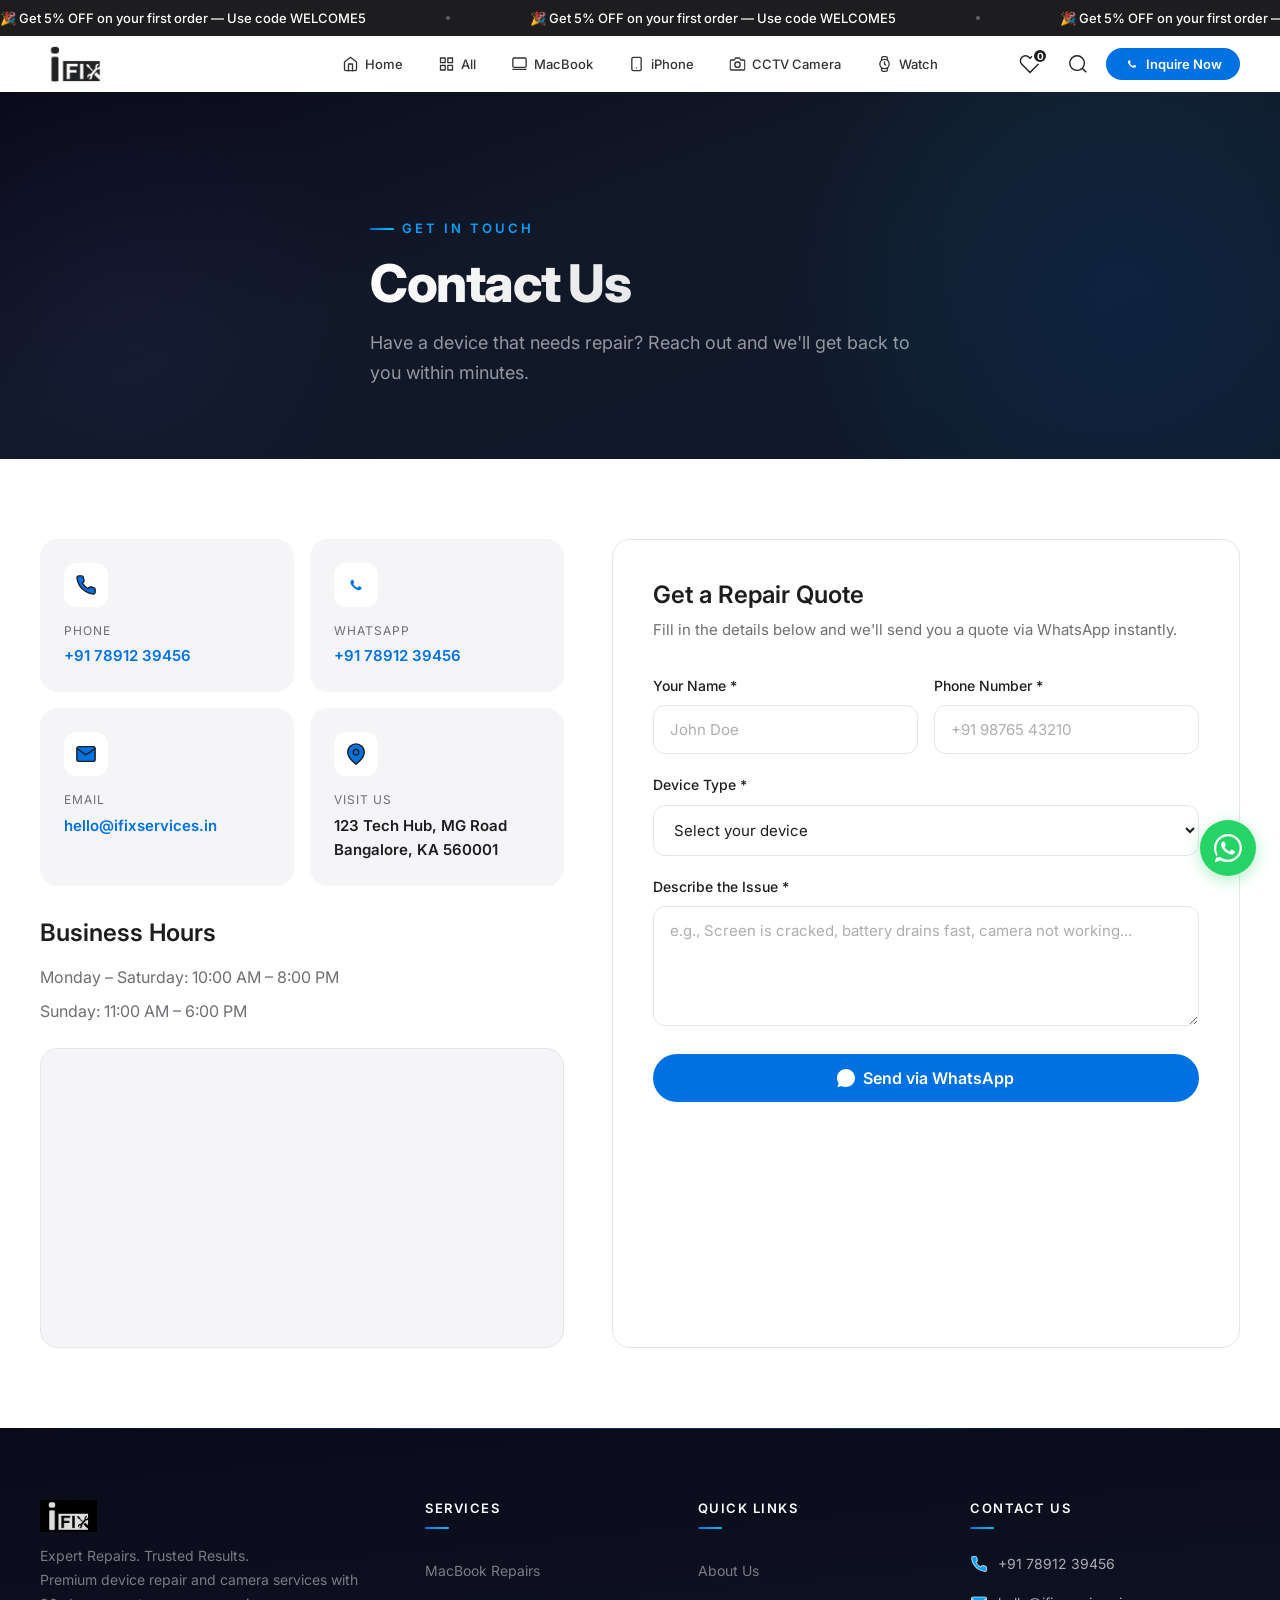
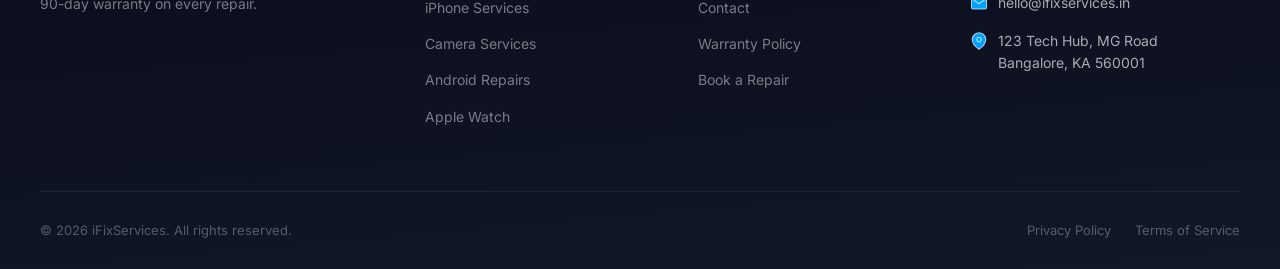
<file: contact.html>
<!DOCTYPE html>
<html lang="en">
<head>
  <meta charset="UTF-8">
  <meta name="viewport" content="width=device-width, initial-scale=1.0">
  <meta name="description" content="Contact iFixServices — Get a quote for device repair. Call, WhatsApp, or visit us. MacBook, iPhone, Camera, Android & Apple Watch repairs.">
  <title>Contact Us — iFixServices</title>
  <link rel="stylesheet" href="css/styles.css">
  <link rel="icon" type="image/svg+xml" href="data:image/svg+xml,<svg xmlns='http://www.w3.org/2000/svg' viewBox='0 0 100 100'><text y='.9em' font-size='90'>🔧</text></svg>">
</head>
<body>

  <!-- Announcement Bar -->
  <div class="announcement-bar">
        <div class="announcement-bar__track">
      <span class="announcement-bar__item">🎉 Get 5% OFF on your first order — Use code WELCOME5</span>
      <span class="announcement-bar__divider"></span>
      <span class="announcement-bar__item">🎉 Get 5% OFF on your first order — Use code WELCOME5</span>
      <span class="announcement-bar__divider"></span>
      <span class="announcement-bar__item">🎉 Get 5% OFF on your first order — Use code WELCOME5</span>
      <span class="announcement-bar__divider"></span>
      <span class="announcement-bar__item">🎉 Get 5% OFF on your first order — Use code WELCOME5</span>
      <span class="announcement-bar__divider"></span>
      <span class="announcement-bar__item">🎉 Get 5% OFF on your first order — Use code WELCOME5</span>
      <span class="announcement-bar__divider"></span>
      <span class="announcement-bar__item">🎉 Get 5% OFF on your first order — Use code WELCOME5</span>
    </div>
  </div>

  <nav class="navbar" id="navbar">
    <div class="navbar__inner">
      <a href="/" class="navbar__logo">
        <img src="images/logo.jpeg" alt="iFixServices Logo">
      </a>

      <div class="navbar__menu">
        <a href="/" class="navbar__link">
          <svg viewBox="0 0 24 24" fill="none" stroke="currentColor" stroke-width="2" stroke-linecap="round" stroke-linejoin="round"><path d="M3 9l9-7 9 7v11a2 2 0 0 1-2 2H5a2 2 0 0 1-2-2z"></path><polyline points="9 22 9 12 15 12 15 22"></polyline></svg>
          Home
        </a>
        <a href="/all-services" class="navbar__link">
          <svg viewBox="0 0 24 24" fill="none" stroke="currentColor" stroke-width="2" stroke-linecap="round" stroke-linejoin="round"><rect x="3" y="3" width="7" height="7"></rect><rect x="14" y="3" width="7" height="7"></rect><rect x="14" y="14" width="7" height="7"></rect><rect x="3" y="14" width="7" height="7"></rect></svg>
          All
        </a>
        <a href="/macbook" class="navbar__link">
          <svg viewBox="0 0 24 24" fill="none" stroke="currentColor" stroke-width="2" stroke-linecap="round" stroke-linejoin="round"><rect x="2" y="3" width="20" height="14" rx="2" ry="2"></rect><line x1="2" y1="20" x2="22" y2="20"></line></svg>
          MacBook
        </a>
        <a href="/iphone" class="navbar__link">
          <svg viewBox="0 0 24 24" fill="none" stroke="currentColor" stroke-width="2" stroke-linecap="round" stroke-linejoin="round"><rect x="5" y="2" width="14" height="20" rx="2" ry="2"></rect><line x1="12" y1="18" x2="12.01" y2="18"></line></svg>
          iPhone
        </a>
        <a href="/camera" class="navbar__link">
          <svg viewBox="0 0 24 24" fill="none" stroke="currentColor" stroke-width="2" stroke-linecap="round" stroke-linejoin="round"><path d="M23 19a2 2 0 0 1-2 2H3a2 2 0 0 1-2-2V8a2 2 0 0 1 2-2h4l2-3h6l2 3h4a2 2 0 0 1 2 2z"></path><circle cx="12" cy="13" r="4"></circle></svg>
          CCTV Camera
        </a>
        <a href="/apple-watch" class="navbar__link">
          <svg viewBox="0 0 24 24" fill="none" stroke="currentColor" stroke-width="2" stroke-linecap="round" stroke-linejoin="round"><circle cx="12" cy="12" r="7"></circle><polyline points="12 9 12 12 13.5 13.5"></polyline><path d="M16.51 17.35l-.35 3.83a2 2 0 0 1-2 1.82H9.83a2 2 0 0 1-2-1.82l-.35-3.83m.01-10.7l.35-3.83A2 2 0 0 1 9.83 1h4.35a2 2 0 0 1 2 1.82l.35 3.83"></path></svg>
          Watch
        </a>
      </div>

      <div class="navbar__actions">
        <a href="#" class="navbar__icon-btn" aria-label="Favorites">
          <svg viewBox="0 0 24 24" fill="none" stroke="currentColor" stroke-width="1.5"><path d="M20.84 4.61a5.5 5.5 0 0 0-7.78 0L12 5.67l-1.06-1.06a5.5 5.5 0 0 0-7.78 7.78l1.06 1.06L12 21.23l7.78-7.78 1.06-1.06a5.5 5.5 0 0 0 0-7.78z"></path></svg>
          <span class="navbar__badge">0</span>
        </a>
        <button class="navbar__icon-btn" id="header-search-btn" aria-label="Search">
          <svg viewBox="0 0 24 24" fill="none" stroke="currentColor" stroke-width="1.5"><circle cx="11" cy="11" r="8"></circle><line x1="21" y1="21" x2="16.65" y2="16.65"></line></svg>
        </button>
        <button class="btn btn--primary navbar__cta-btn" data-action="whatsapp-general" style="padding: 8px 18px; font-size: 13px; gap: 6px;">
          <svg viewBox="0 0 24 24" fill="currentColor" style="width: 16px; height: 16px;"><path d="M17.472 14.382c-.297-.149-1.758-.867-2.03-.967-.273-.099-.471-.148-.67.15-.197.297-.767.966-.94 1.164-.173.199-.347.223-.644.075-.297-.15-1.255-.463-2.39-1.475-.883-.788-1.48-1.761-1.653-2.059-.173-.297-.018-.458.13-.606.134-.133.298-.347.446-.52.149-.174.198-.298.298-.497.099-.198.05-.371-.025-.52-.075-.149-.669-1.612-.916-2.207-.242-.579-.487-.5-.669-.51-.173-.008-.371-.01-.57-.01-.198 0-.52.074-.792.372-.272.297-1.04 1.016-1.04 2.479 0 1.462 1.065 2.875 1.213 3.074.149.198 2.096 3.2 5.077 4.487.709.306 1.262.489 1.694.625.712.227 1.36.195 1.871.118.571-.085 1.758-.719 2.006-1.413.248-.694.248-1.289.173-1.413-.074-.124-.272-.198-.57-.347z"/></svg>
          Inquire Now
        </button>
      </div>

      <button class="hamburger" id="hamburger" aria-label="Open menu" aria-expanded="false">
        <span class="hamburger__bar"></span>
        <span class="hamburger__bar"></span>
        <span class="hamburger__bar"></span>
      </button>
    </div>
  </nav>
  <div class="mobile-menu-overlay" id="mobile-overlay"></div>
  <aside class="mobile-menu" id="mobile-menu" aria-hidden="true">
    <a href="/" class="mobile-menu__link"><svg viewBox="0 0 24 24" fill="none" stroke="currentColor" stroke-width="1.5"><path d="M3 9l9-7 9 7v11a2 2 0 0 1-2 2H5a2 2 0 0 1-2-2z"></path></svg> Home</a>
    <a href="/all-services" class="mobile-menu__link"><svg viewBox="0 0 24 24" fill="none" stroke="currentColor" stroke-width="1.5"><rect x="3" y="3" width="7" height="7"></rect><rect x="14" y="3" width="7" height="7"></rect><rect x="14" y="14" width="7" height="7"></rect><rect x="3" y="14" width="7" height="7"></rect></svg> All Services</a>
    <a href="/macbook" class="mobile-menu__link"><svg viewBox="0 0 24 24" fill="none" stroke="currentColor" stroke-width="1.5"><rect x="2" y="3" width="20" height="14" rx="2"/><path d="M2 17h20"/><path d="M6 21h12"/></svg> MacBook Services</a>
    <a href="/iphone" class="mobile-menu__link"><svg viewBox="0 0 24 24" fill="none" stroke="currentColor" stroke-width="1.5"><rect x="5" y="2" width="14" height="20" rx="3"/><circle cx="12" cy="18" r="1"/></svg> iPhone Services</a>
    <a href="/camera" class="mobile-menu__link"><svg viewBox="0 0 24 24" fill="none" stroke="currentColor" stroke-width="1.5"><path d="M23 19a2 2 0 0 1-2 2H3a2 2 0 0 1-2-2V8a2 2 0 0 1 2-2h4l2-3h6l2 3h4a2 2 0 0 1 2 2z"/><circle cx="12" cy="13" r="4"/></svg> CCTV Camera Services</a>
    <a href="/apple-watch" class="mobile-menu__link"><svg viewBox="0 0 24 24" fill="none" stroke="currentColor" stroke-width="1.5"><rect x="6" y="3" width="12" height="18" rx="4"/><path d="M9 1h6"/><path d="M9 23h6"/><rect x="8" y="6" width="8" height="12" rx="2"/></svg> Apple Watch Services</a>
    <a href="/about" class="mobile-menu__link"><svg viewBox="0 0 24 24" fill="none" stroke="currentColor" stroke-width="1.5"><circle cx="12" cy="12" r="10"/><path d="M12 16v-4"/><path d="M12 8h.01"/></svg> About Us</a>
    <a href="/contact" class="mobile-menu__link active"><svg viewBox="0 0 24 24" fill="none" stroke="currentColor" stroke-width="1.5"><path d="M4 4h16c1.1 0 2 .9 2 2v12c0 1.1-.9 2-2 2H4c-1.1 0-2-.9-2-2V6c0-1.1.9-2 2-2z"/><polyline points="22,6 12,13 2,6"/></svg> Contact</a>
    <a href="#" class="mobile-menu__cta" data-action="whatsapp-general"><svg viewBox="0 0 24 24" fill="currentColor"><path d="M17.472 14.382c-.297-.149-1.758-.867-2.03-.967-.273-.099-.471-.148-.67.15-.197.297-.767.966-.94 1.164-.173.199-.347.223-.644.075-.297-.15-1.255-.463-2.39-1.475-.883-.788-1.48-1.761-1.653-2.059-.173-.297-.018-.458.13-.606.134-.133.298-.347.446-.52.149-.174.198-.298.298-.497.099-.198.05-.371-.025-.52-.075-.149-.669-1.612-.916-2.207-.242-.579-.487-.5-.669-.51-.173-.008-.371-.01-.57-.01-.198 0-.52.074-.792.372-.272.297-1.04 1.016-1.04 2.479 0 1.462 1.065 2.875 1.213 3.074.149.198 2.096 3.2 5.077 4.487.709.306 1.262.489 1.694.625.712.227 1.36.195 1.871.118.571-.085 1.758-.719 2.006-1.413.248-.694.248-1.289.173-1.413-.074-.124-.272-.198-.57-.347z"/></svg> Book a Repair</a>
  </aside>

  <section class="page-hero">
    <div class="container">
      <div class="page-hero__content">
        <p class="page-hero__eyebrow">Get In Touch</p>
        <h1 class="page-hero__title">Contact Us</h1>
        <p class="page-hero__desc">Have a device that needs repair? Reach out and we'll get back to you within minutes.</p>
      </div>
    </div>
  </section>

  <section class="section">
    <div class="container">
      <div class="contact__grid fade-in">
        <div>
          <div class="contact-info__cards">
            <div class="contact-info-card">
              <div class="contact-info-card__icon"><svg viewBox="0 0 24 24" fill="none" stroke="currentColor" stroke-width="1.5"><path d="M22 16.92v3a2 2 0 0 1-2.18 2 19.79 19.79 0 0 1-8.63-3.07 19.5 19.5 0 0 1-6-6 19.79 19.79 0 0 1-3.07-8.67A2 2 0 0 1 4.11 2h3a2 2 0 0 1 2 1.72 12.84 12.84 0 0 0 .7 2.81 2 2 0 0 1-.45 2.11L8.09 9.91a16 16 0 0 0 6 6l1.27-1.27a2 2 0 0 1 2.11-.45 12.84 12.84 0 0 0 2.81.7A2 2 0 0 1 22 16.92z"/></svg></div>
              <div class="contact-info-card__label">Phone</div>
              <div class="contact-info-card__value"><a href="tel:+917891239456">+91 78912 39456</a></div>
            </div>
            <div class="contact-info-card">
              <div class="contact-info-card__icon"><svg viewBox="0 0 24 24" fill="currentColor"><path d="M17.472 14.382c-.297-.149-1.758-.867-2.03-.967-.273-.099-.471-.148-.67.15-.197.297-.767.966-.94 1.164-.173.199-.347.223-.644.075-.297-.15-1.255-.463-2.39-1.475-.883-.788-1.48-1.761-1.653-2.059-.173-.297-.018-.458.13-.606.134-.133.298-.347.446-.52.149-.174.198-.298.298-.497.099-.198.05-.371-.025-.52-.075-.149-.669-1.612-.916-2.207-.242-.579-.487-.5-.669-.51-.173-.008-.371-.01-.57-.01-.198 0-.52.074-.792.372-.272.297-1.04 1.016-1.04 2.479 0 1.462 1.065 2.875 1.213 3.074.149.198 2.096 3.2 5.077 4.487.709.306 1.262.489 1.694.625.712.227 1.36.195 1.871.118.571-.085 1.758-.719 2.006-1.413.248-.694.248-1.289.173-1.413-.074-.124-.272-.198-.57-.347z"/></svg></div>
              <div class="contact-info-card__label">WhatsApp</div>
              <div class="contact-info-card__value"><a href="https://wa.me/917891239456" target="_blank">+91 78912 39456</a></div>
            </div>
            <div class="contact-info-card">
              <div class="contact-info-card__icon"><svg viewBox="0 0 24 24" fill="none" stroke="currentColor" stroke-width="1.5"><path d="M4 4h16c1.1 0 2 .9 2 2v12c0 1.1-.9 2-2 2H4c-1.1 0-2-.9-2-2V6c0-1.1.9-2 2-2z"/><polyline points="22,6 12,13 2,6"/></svg></div>
              <div class="contact-info-card__label">Email</div>
              <div class="contact-info-card__value"><a href="mailto:hello@ifixservices.in">hello@ifixservices.in</a></div>
            </div>
            <div class="contact-info-card">
              <div class="contact-info-card__icon"><svg viewBox="0 0 24 24" fill="none" stroke="currentColor" stroke-width="1.5"><path d="M21 10c0 7-9 13-9 13s-9-6-9-13a9 9 0 0 1 18 0z"/><circle cx="12" cy="10" r="3"/></svg></div>
              <div class="contact-info-card__label">Visit Us</div>
              <div class="contact-info-card__value">123 Tech Hub, MG Road<br>Bangalore, KA 560001</div>
            </div>
          </div>

          <h3 style="margin-bottom: 16px;">Business Hours</h3>
          <p style="margin-bottom: 8px;">Monday – Saturday: 10:00 AM – 8:00 PM</p>
          <p style="margin-bottom: 24px;">Sunday: 11:00 AM – 6:00 PM</p>

          <div class="contact__map">
            <iframe src="https://www.google.com/maps/embed?pb=!1m18!1m12!1m3!1d3888.0!2d77.6!3d12.97!2m3!1f0!2f0!3f0!3m2!1i1024!2i768!4f13.1!3m3!1m2!1s0x0%3A0x0!2zMTLCsDU4JzEyLjAiTiA3N8KwMzYnMDAuMCJF!5e0!3m2!1sen!2sin!4v1" allowfullscreen="" loading="lazy" referrerpolicy="no-referrer-when-downgrade" title="iFixServices Location"></iframe>
          </div>
        </div>

        <div class="contact-form" id="contact-form-wrap">
          <h3 class="contact-form__title">Get a Repair Quote</h3>
          <p class="contact-form__subtitle">Fill in the details below and we'll send you a quote via WhatsApp instantly.</p>

          <form id="contact-form">
            <div class="form-row">
              <div class="form-group">
                <label for="form-name">Your Name *</label>
                <input type="text" id="form-name" placeholder="John Doe" required>
              </div>
              <div class="form-group">
                <label for="form-phone">Phone Number *</label>
                <input type="tel" id="form-phone" placeholder="+91 98765 43210" required>
              </div>
            </div>
            <div class="form-group">
              <label for="form-device">Device Type *</label>
              <select id="form-device" required>
                <option value="">Select your device</option>
                <option value="MacBook Pro">MacBook Pro</option>
                <option value="MacBook Air">MacBook Air</option>
                <option value="iPhone">iPhone</option>
                <option value="DSLR Camera">DSLR Camera</option>
                <option value="Mirrorless Camera">Mirrorless Camera</option>
                <option value="Samsung Phone">Samsung Phone</option>
                <option value="OnePlus Phone">OnePlus Phone</option>
                <option value="Xiaomi Phone">Xiaomi Phone</option>
                <option value="Other Android Phone">Other Android Phone</option>
                <option value="Apple Watch">Apple Watch</option>
                <option value="Other">Other Device</option>
              </select>
            </div>
            <div class="form-group">
              <label for="form-issue">Describe the Issue *</label>
              <textarea id="form-issue" placeholder="e.g., Screen is cracked, battery drains fast, camera not working..." rows="4" required></textarea>
            </div>
            <button type="submit" class="btn btn--primary" style="width:100%; gap: 8px;">
              <svg viewBox="0 0 24 24" fill="currentColor" width="20" height="20"><path d="M17.472 14.382c-.297-.149-1.758-.867-2.03-.967-.273-.099-.471-.148-.67.15-.197.297-.767.966-.94 1.164-.173.199-.347.223-.644.075-.297-.15-1.255-.463-2.39-1.475-.883-.788-1.48-1.761-1.653-2.059-.173-.297-.018-.458.13-.606.134-.133.298-.347.446-.52.149-.174.198-.298.298-.497.099-.198.05-.371-.025-.52-.075-.149-.669-1.612-.916-2.207-.242-.579-.487-.5-.669-.51-.173-.008-.371-.01-.57-.01-.198 0-.52.074-.792.372-.272.297-1.04 1.016-1.04 2.479 0 1.462 1.065 2.875 1.213 3.074.149.198 2.096 3.2 5.077 4.487.709.306 1.262.489 1.694.625.712.227 1.36.195 1.871.118.571-.085 1.758-.719 2.006-1.413.248-.694.248-1.289.173-1.413-.074-.124-.272-.198-.57-.347z"/><path d="M12 0C5.373 0 0 5.373 0 12c0 2.625.846 5.059 2.284 7.034L.789 23.492a.5.5 0 0 0 .611.611l4.458-1.495A11.952 11.952 0 0 0 12 24c6.627 0 12-5.373 12-12S18.627 0 12 0z"/></svg>
              Send via WhatsApp
            </button>
          </form>
        </div>
      </div>
    </div>
  </section>

  <footer class="footer"><div class="container"><div class="footer__grid"><div><div class="footer__brand-name"><img src="images/logo.jpeg" alt="iFixServices" style="height: 32px; width: auto; filter: invert(1);"></div><p class="footer__tagline">Expert Repairs. Trusted Results.<br>Premium device repair and camera services with 90-day warranty on every repair.</p></div><div><h4 class="footer__heading">Services</h4><a href="/macbook" class="footer__link">MacBook Repairs</a><a href="/iphone" class="footer__link">iPhone Services</a><a href="/camera" class="footer__link">Camera Services</a><a href="/android" class="footer__link">Android Repairs</a><a href="/apple-watch" class="footer__link">Apple Watch</a></div><div><h4 class="footer__heading">Quick Links</h4><a href="/about" class="footer__link">About Us</a><a href="/contact" class="footer__link">Contact</a><a href="#" class="footer__link">Warranty Policy</a><a href="#" class="footer__link" data-action="whatsapp-general">Book a Repair</a></div><div><h4 class="footer__heading">Contact Us</h4><div class="footer__contact-item"><svg viewBox="0 0 24 24" fill="none" stroke="currentColor" stroke-width="1.5"><path d="M22 16.92v3a2 2 0 0 1-2.18 2 19.79 19.79 0 0 1-8.63-3.07 19.5 19.5 0 0 1-6-6 19.79 19.79 0 0 1-3.07-8.67A2 2 0 0 1 4.11 2h3a2 2 0 0 1 2 1.72 12.84 12.84 0 0 0 .7 2.81 2 2 0 0 1-.45 2.11L8.09 9.91a16 16 0 0 0 6 6l1.27-1.27a2 2 0 0 1 2.11-.45 12.84 12.84 0 0 0 2.81.7A2 2 0 0 1 22 16.92z"/></svg><span>+91 78912 39456</span></div><div class="footer__contact-item"><svg viewBox="0 0 24 24" fill="none" stroke="currentColor" stroke-width="1.5"><path d="M4 4h16c1.1 0 2 .9 2 2v12c0 1.1-.9 2-2 2H4c-1.1 0-2-.9-2-2V6c0-1.1.9-2 2-2z"/><polyline points="22,6 12,13 2,6"/></svg><span>hello@ifixservices.in</span></div><div class="footer__contact-item"><svg viewBox="0 0 24 24" fill="none" stroke="currentColor" stroke-width="1.5"><path d="M21 10c0 7-9 13-9 13s-9-6-9-13a9 9 0 0 1 18 0z"/><circle cx="12" cy="10" r="3"/></svg><span>123 Tech Hub, MG Road<br>Bangalore, KA 560001</span></div></div></div><div class="footer__bottom"><span>© 2026 iFixServices. All rights reserved.</span><div class="footer__legal-links"><a href="#">Privacy Policy</a><a href="#">Terms of Service</a></div></div></div></footer>
  <a href="#" class="whatsapp-float" id="whatsapp-float" aria-label="Chat on WhatsApp"><svg viewBox="0 0 24 24" fill="currentColor"><path d="M17.472 14.382c-.297-.149-1.758-.867-2.03-.967-.273-.099-.471-.148-.67.15-.197.297-.767.966-.94 1.164-.173.199-.347.223-.644.075-.297-.15-1.255-.463-2.39-1.475-.883-.788-1.48-1.761-1.653-2.059-.173-.297-.018-.458.13-.606.134-.133.298-.347.446-.52.149-.174.198-.298.298-.497.099-.198.05-.371-.025-.52-.075-.149-.669-1.612-.916-2.207-.242-.579-.487-.5-.669-.51-.173-.008-.371-.01-.57-.01-.198 0-.52.074-.792.372-.272.297-1.04 1.016-1.04 2.479 0 1.462 1.065 2.875 1.213 3.074.149.198 2.096 3.2 5.077 4.487.709.306 1.262.489 1.694.625.712.227 1.36.195 1.871.118.571-.085 1.758-.719 2.006-1.413.248-.694.248-1.289.173-1.413-.074-.124-.272-.198-.57-.347z"/><path d="M12 0C5.373 0 0 5.373 0 12c0 2.625.846 5.059 2.284 7.034L.789 23.492a.5.5 0 0 0 .611.611l4.458-1.495A11.952 11.952 0 0 0 12 24c6.627 0 12-5.373 12-12S18.627 0 12 0zm0 22c-2.387 0-4.607-.798-6.382-2.143l-.446-.348-3.174 1.064 1.064-3.174-.348-.446A9.953 9.953 0 0 1 2 12C2 6.477 6.477 2 12 2s10 4.477 10 10-4.477 10-10 10z"/></svg><span class="whatsapp-float__tooltip">Chat with us</span></a>
  <button class="scroll-top" id="scroll-top" aria-label="Scroll to top"><svg viewBox="0 0 24 24" fill="none" stroke="currentColor" stroke-width="2" stroke-linecap="round" stroke-linejoin="round"><polyline points="18 15 12 9 6 15"/></svg></button>
  
  <!-- ═══════ MOBILE BOTTOM NAVIGATION BAR ═══════ -->
  <nav class="mobile-bottom-nav" id="mobile-bottom-nav">
    <a href="/" class="mobile-bottom-nav__item">
      <svg viewBox="0 0 24 24" fill="none" stroke="currentColor" stroke-width="2"><path d="M3 9l9-7 9 7v11a2 2 0 0 1-2 2H5a2 2 0 0 1-2-2z"></path><polyline points="9 22 9 12 15 12 15 22"></polyline></svg>
      <span>Home</span>
    </a>
    <a href="/all-services" class="mobile-bottom-nav__item">
      <svg viewBox="0 0 24 24" fill="none" stroke="currentColor" stroke-width="2"><rect x="3" y="3" width="7" height="7"></rect><rect x="14" y="3" width="7" height="7"></rect><rect x="14" y="14" width="7" height="7"></rect><rect x="3" y="14" width="7" height="7"></rect></svg>
      <span>Services</span>
    </a>
    <a href="#" class="mobile-bottom-nav__item mobile-bottom-nav__item--cta" data-action="whatsapp-general">
      <div class="mobile-bottom-nav__cta-icon">
        <svg viewBox="0 0 24 24" fill="currentColor"><path d="M17.472 14.382c-.297-.149-1.758-.867-2.03-.967-.273-.099-.471-.148-.67.15-.197.297-.767.966-.94 1.164-.173.199-.347.223-.644.075-.297-.15-1.255-.463-2.39-1.475-.883-.788-1.48-1.761-1.653-2.059-.173-.297-.018-.458.13-.606.134-.133.298-.347.446-.52.149-.174.198-.298.298-.497.099-.198.05-.371-.025-.52-.075-.149-.669-1.612-.916-2.207-.242-.579-.487-.5-.669-.51-.173-.008-.371-.01-.57-.01-.198 0-.52.074-.792.372-.272.297-1.04 1.016-1.04 2.479 0 1.462 1.065 2.875 1.213 3.074.149.198 2.096 3.2 5.077 4.487.709.306 1.262.489 1.694.625.712.227 1.36.195 1.871.118.571-.085 1.758-.719 2.006-1.413.248-.694.248-1.289.173-1.413-.074-.124-.272-.198-.57-.347z"/></svg>
      </div>
      <span>Inquire</span>
    </a>
    <a href="/iphone" class="mobile-bottom-nav__item">
      <svg viewBox="0 0 24 24" fill="none" stroke="currentColor" stroke-width="2"><rect x="5" y="2" width="14" height="20" rx="2" ry="2"></rect><line x1="12" y1="18" x2="12.01" y2="18"></line></svg>
      <span>iPhone</span>
    </a>
    <a href="/about" class="mobile-bottom-nav__item active">
      <svg viewBox="0 0 24 24" fill="none" stroke="currentColor" stroke-width="2"><circle cx="12" cy="12" r="10"/><path d="M12 16v-4"/><path d="M12 8h.01"/></svg>
      <span>About</span>
    </a>
  </nav>

  <script src="js/main.js"></script>
</body>
</html>
</file>
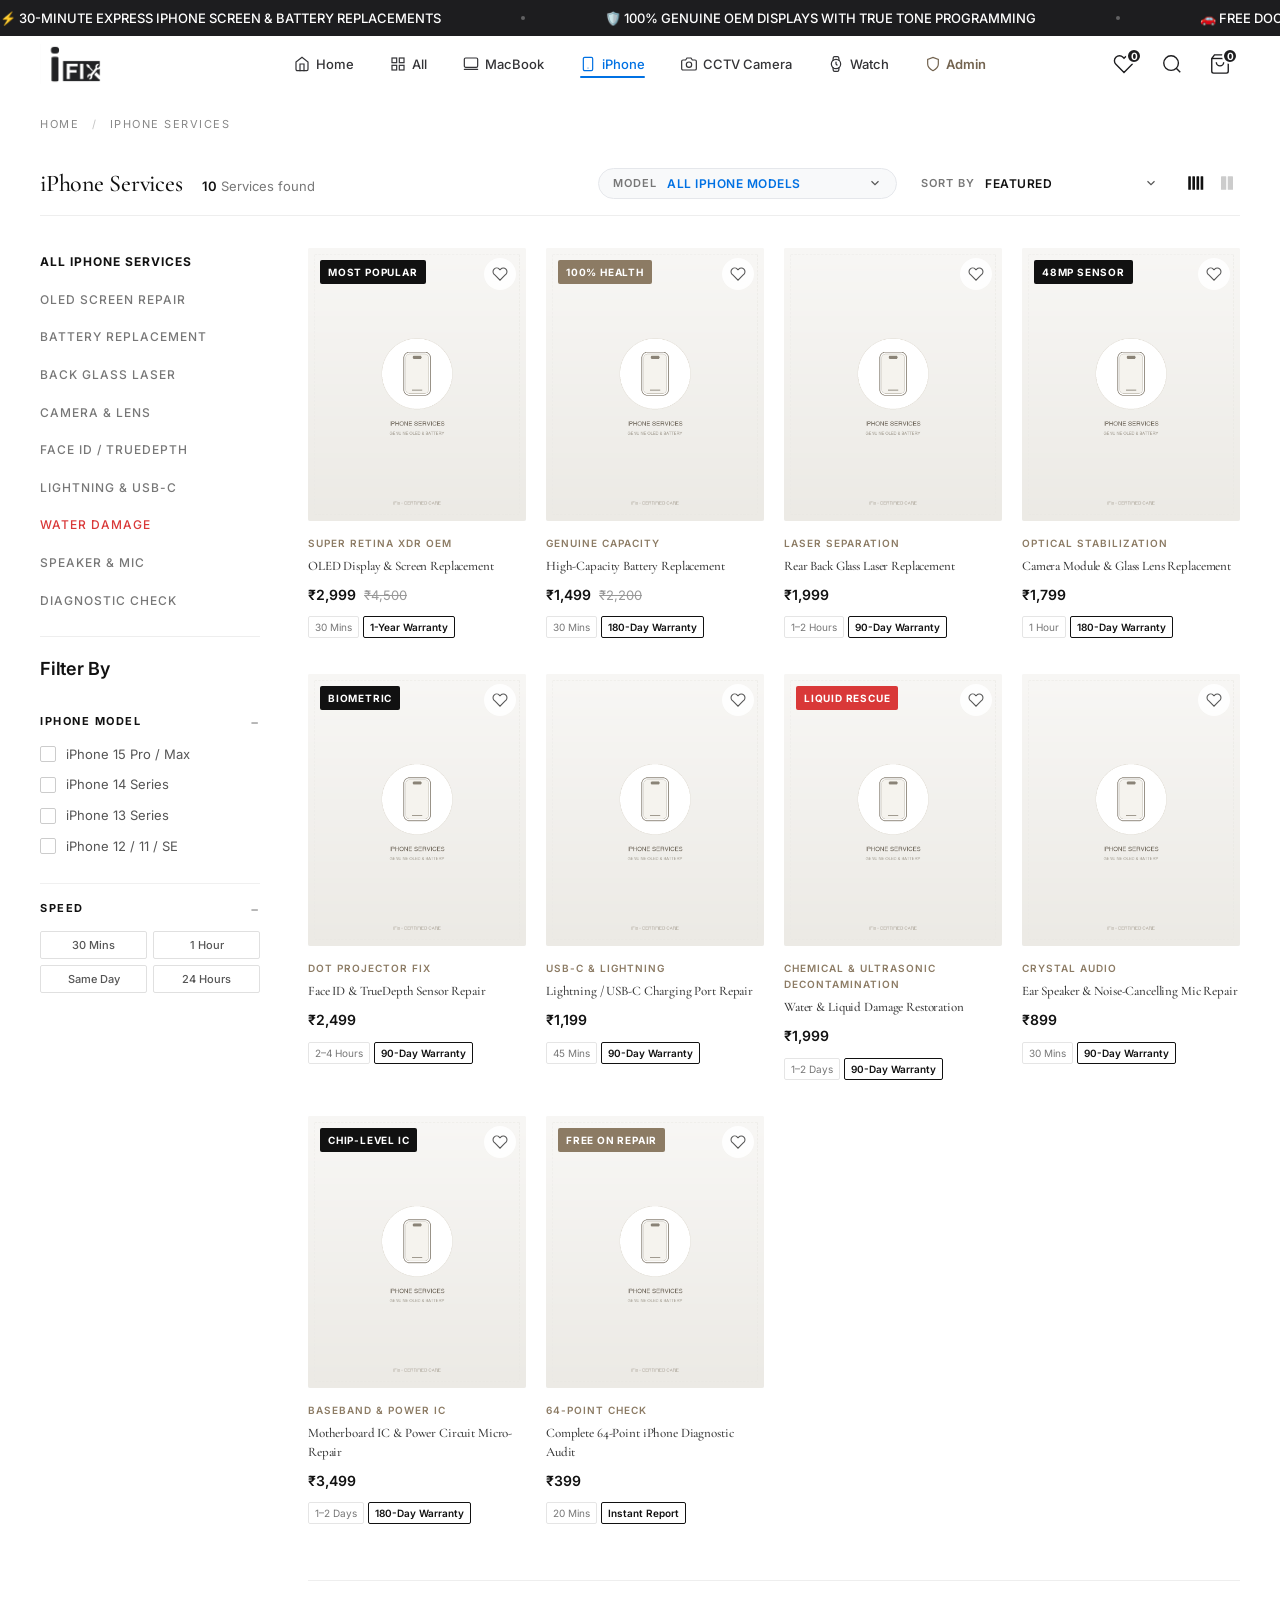
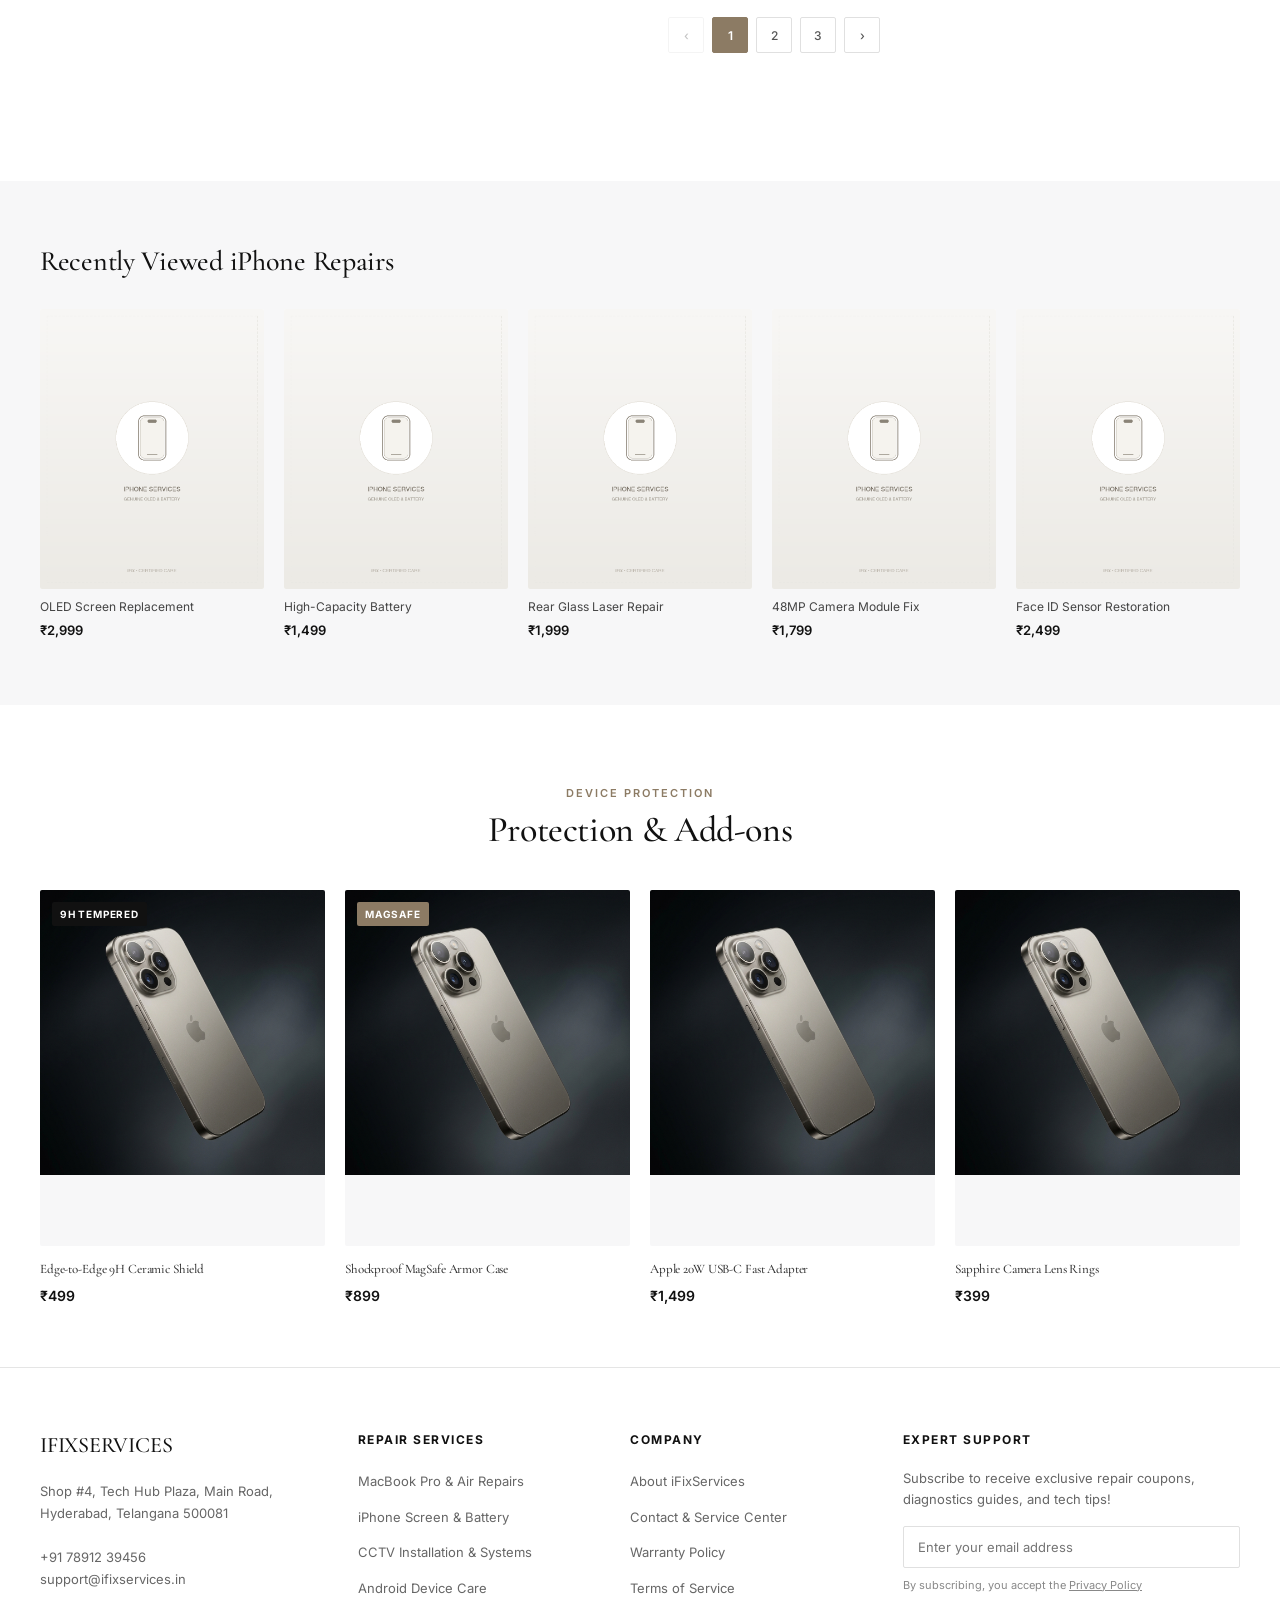
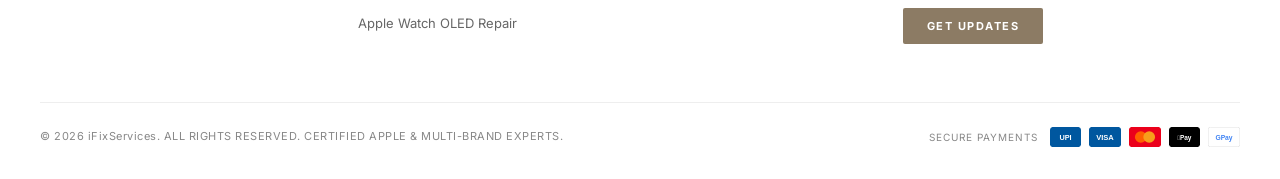
<file: iphone.html>
<!DOCTYPE html>
<html lang="en">
<head>
  <meta charset="UTF-8">
  <meta name="viewport" content="width=device-width, initial-scale=1.0">
  <meta name="description" content="Certified Apple iPhone repair services by iFixServices. OLED screen replacement, battery health restoration, back glass laser removal, camera module fix, and water damage recovery. Express 30-min service.">
  <title>iPhone Repair & Care Services — iFixServices</title>
  <link rel="stylesheet" href="css/styles.css">
  <link rel="preconnect" href="https://fonts.googleapis.com">
  <link rel="preconnect" href="https://fonts.gstatic.com" crossorigin>
  <link href="https://fonts.googleapis.com/css2?family=Cormorant+Garamond:ital,wght@0,400;0,500;0,600;0,700;1,400&family=Inter:wght@300;400;500;600;700&display=swap" rel="stylesheet">
  <link rel="icon" type="image/svg+xml" href="data:image/svg+xml,<svg xmlns='http://www.w3.org/2000/svg' viewBox='0 0 100 100'><text y='.9em' font-size='90'>📱</text></svg>">
</head>
<body class="shop-page">

  <!-- ═══════ ANNOUNCEMENT BAR ═══════ -->
  <div class="announcement-bar">
    <div class="announcement-bar__track">
      <span class="announcement-bar__item">⚡ 30-MINUTE EXPRESS IPHONE SCREEN & BATTERY REPLACEMENTS</span>
      <span class="announcement-bar__divider"></span>
      <span class="announcement-bar__item">🛡️ 100% GENUINE OEM DISPLAYS WITH TRUE TONE PROGRAMMING</span>
      <span class="announcement-bar__divider"></span>
      <span class="announcement-bar__item">🚗 FREE DOORSTEP PICKUP & DELIVERY ACROSS HYDERABAD</span>
      <span class="announcement-bar__divider"></span>
      <span class="announcement-bar__item">⚡ 30-MINUTE EXPRESS IPHONE SCREEN & BATTERY REPLACEMENTS</span>
      <span class="announcement-bar__divider"></span>
      <span class="announcement-bar__item">🛡️ 100% GENUINE OEM DISPLAYS WITH TRUE TONE PROGRAMMING</span>
      <span class="announcement-bar__divider"></span>
      <span class="announcement-bar__item">🚗 FREE DOORSTEP PICKUP & DELIVERY ACROSS HYDERABAD</span>
    </div>
  </div>

  <!-- ═══════ NAVIGATION ═══════ -->
  <nav class="navbar" id="navbar">
    <div class="navbar__inner">
      <a href="/" class="navbar__logo">
        <img src="images/logo.jpeg" alt="iFixServices Logo">
      </a>

      <div class="navbar__menu">
        <a href="/" class="navbar__link">
          <svg viewBox="0 0 24 24" fill="none" stroke="currentColor" stroke-width="1.8" stroke-linecap="round"><path d="M3 9l9-7 9 7v11a2 2 0 0 1-2 2H5a2 2 0 0 1-2-2z"></path><polyline points="9 22 9 12 15 12 15 22"></polyline></svg>
          Home
        </a>
        <a href="/all-services" class="navbar__link">
          <svg viewBox="0 0 24 24" fill="none" stroke="currentColor" stroke-width="1.8" stroke-linecap="round"><rect x="3" y="3" width="7" height="7"></rect><rect x="14" y="3" width="7" height="7"></rect><rect x="14" y="14" width="7" height="7"></rect><rect x="3" y="14" width="7" height="7"></rect></svg>
          All
        </a>
        <a href="/macbook" class="navbar__link">
          <svg viewBox="0 0 24 24" fill="none" stroke="currentColor" stroke-width="1.8" stroke-linecap="round"><rect x="2" y="3" width="20" height="14" rx="2"></rect><line x1="2" y1="20" x2="22" y2="20"></line></svg>
          MacBook
        </a>
        <a href="/iphone" class="navbar__link active">
          <svg viewBox="0 0 24 24" fill="none" stroke="currentColor" stroke-width="1.8" stroke-linecap="round"><rect x="5" y="2" width="14" height="20" rx="2"></rect><line x1="12" y1="18" x2="12.01" y2="18"></line></svg>
          iPhone
        </a>
        <a href="/camera" class="navbar__link">
          <svg viewBox="0 0 24 24" fill="none" stroke="currentColor" stroke-width="1.8" stroke-linecap="round"><path d="M23 19a2 2 0 0 1-2 2H3a2 2 0 0 1-2-2V8a2 2 0 0 1 2-2h4l2-3h6l2 3h4a2 2 0 0 1 2 2z"></path><circle cx="12" cy="13" r="4"></circle></svg>
          CCTV Camera
        </a>
        <a href="/apple-watch" class="navbar__link">
          <svg viewBox="0 0 24 24" fill="none" stroke="currentColor" stroke-width="1.8" stroke-linecap="round"><circle cx="12" cy="12" r="7"></circle><polyline points="12 9 12 12 13.5 13.5"></polyline><path d="M16.51 17.35l-.35 3.83a2 2 0 0 1-2 1.82H9.83a2 2 0 0 1-2-1.82l-.35-3.83m.01-10.7l.35-3.83A2 2 0 0 1 9.83 1h4.35a2 2 0 0 1 2 1.82l.35 3.83"></path></svg>
          Watch
        </a>
        <a href="/admin" class="navbar__link editorial-nav__link--admin">
          <svg viewBox="0 0 24 24" fill="none" stroke="currentColor" stroke-width="1.8" stroke-linecap="round"><path d="M12 22s8-4 8-10V5l-8-3-8 3v7c0 6 8 10 8 10z"></path></svg>
          Admin
        </a>
      </div>

      <div class="navbar__actions">
        <a href="#saved" class="navbar__icon-btn" id="wishlist-btn" aria-label="Saved Services">
          <svg viewBox="0 0 24 24" fill="none" stroke="currentColor" stroke-width="1.5"><path d="M20.84 4.61a5.5 5.5 0 0 0-7.78 0L12 5.67l-1.06-1.06a5.5 5.5 0 0 0-7.78 7.78l1.06 1.06L12 21.23l7.78-7.78 1.06-1.06a5.5 5.5 0 0 0 0-7.78z"></path></svg>
          <span class="navbar__badge" id="wishlist-count">0</span>
        </a>
        <button class="navbar__icon-btn" id="header-search-btn" aria-label="Search">
          <svg viewBox="0 0 24 24" fill="none" stroke="currentColor" stroke-width="1.5"><circle cx="11" cy="11" r="8"></circle><line x1="21" y1="21" x2="16.65" y2="16.65"></line></svg>
        </button>
        <a href="#cart" class="navbar__icon-btn" id="cart-btn" aria-label="Cart & Bookings">
          <svg viewBox="0 0 24 24" fill="none" stroke="currentColor" stroke-width="1.5"><path d="M6 2L3 6v14a2 2 0 0 0 2 2h14a2 2 0 0 0 2-2V6l-3-4z"></path><line x1="3" y1="6" x2="21" y2="6"></line><path d="M16 10a4 4 0 0 1-8 0"></path></svg>
          <span class="navbar__badge" id="cart-count">0</span>
        </a>
      </div>

      <button class="hamburger" id="hamburger" aria-label="Open menu" aria-expanded="false">
        <span class="hamburger__bar"></span>
        <span class="hamburger__bar"></span>
        <span class="hamburger__bar"></span>
      </button>
    </div>
  </nav>

  <!-- Mobile Navigation Drawer -->
  <div class="mobile-menu-overlay" id="mobile-overlay"></div>
  <aside class="mobile-menu" id="mobile-menu" aria-hidden="true">
    <a href="/" class="mobile-menu__link"><svg viewBox="0 0 24 24" fill="none" stroke="currentColor" stroke-width="1.5"><path d="M3 9l9-7 9 7v11a2 2 0 0 1-2 2H5a2 2 0 0 1-2-2z"></path></svg> Home</a>
    <a href="/all-services" class="mobile-menu__link"><svg viewBox="0 0 24 24" fill="none" stroke="currentColor" stroke-width="1.5"><rect x="3" y="3" width="7" height="7"></rect><rect x="14" y="3" width="7" height="7"></rect><rect x="14" y="14" width="7" height="7"></rect><rect x="3" y="14" width="7" height="7"></rect></svg> All Services</a>
    <a href="/macbook" class="mobile-menu__link"><svg viewBox="0 0 24 24" fill="none" stroke="currentColor" stroke-width="1.5"><rect x="2" y="3" width="20" height="14" rx="2"></rect></svg> MacBook Services</a>
    <a href="/iphone" class="mobile-menu__link active"><svg viewBox="0 0 24 24" fill="none" stroke="currentColor" stroke-width="1.5"><rect x="5" y="2" width="14" height="20" rx="3"></rect></svg> iPhone Services</a>
    <a href="/camera" class="mobile-menu__link"><svg viewBox="0 0 24 24" fill="none" stroke="currentColor" stroke-width="1.5"><path d="M23 19a2 2 0 0 1-2 2H3a2 2 0 0 1-2-2V8a2 2 0 0 1 2-2h4l2-3h6l2 3h4a2 2 0 0 1 2 2z"></path></svg> CCTV Camera Services</a>
    <a href="/apple-watch" class="mobile-menu__link"><svg viewBox="0 0 24 24" fill="none" stroke="currentColor" stroke-width="1.5"><circle cx="12" cy="12" r="7"></circle></svg> Apple Watch Services</a>
    <a href="/about" class="mobile-menu__link"><svg viewBox="0 0 24 24" fill="none" stroke="currentColor" stroke-width="1.5"><circle cx="12" cy="12" r="10"></circle></svg> About Us</a>
    <a href="/contact" class="mobile-menu__link"><svg viewBox="0 0 24 24" fill="none" stroke="currentColor" stroke-width="1.5"><path d="M4 4h16c1.1 0 2 .9 2 2v12c0 1.1-.9 2-2 2H4c-1.1 0-2-.9-2-2V6c0-1.1.9-2 2-2z"></path></svg> Contact</a>
    <a href="#" class="mobile-menu__cta" data-action="whatsapp-general"><svg viewBox="0 0 24 24" fill="currentColor"><path d="M17.472 14.382c-.297-.149-1.758-.867-2.03-.967-.273-.099-.471-.148-.67.15-.197.297-.767.966-.94 1.164-.173.199-.347.223-.644.075-.297-.15-1.255-.463-2.39-1.475-.883-.788-1.48-1.761-1.653-2.059-.173-.297-.018-.458.13-.606.134-.133.298-.347.446-.52.149-.174.198-.298.298-.497.099-.198.05-.371-.025-.52-.075-.149-.669-1.612-.916-2.207-.242-.579-.487-.5-.669-.51-.173-.008-.371-.01-.57-.01-.198 0-.52.074-.792.372-.272.297-1.04 1.016-1.04 2.479 0 1.462 1.065 2.875 1.213 3.074.149.198 2.096 3.2 5.077 4.487.709.306 1.262.489 1.694.625.712.227 1.36.195 1.871.118.571-.085 1.758-.719 2.006-1.413.248-.694.248-1.289.173-1.413-.074-.124-.272-.198-.57-.347z"/></svg> WhatsApp Support</a>
  </aside>

  <!-- ═══════════════════════════════════════════════════
       SHOP TOOLBAR & MAIN CATALOG LAYOUT
       ═══════════════════════════════════════════════════ -->
  <main class="shop-main">
    <div class="container">

      <!-- Breadcrumbs -->
      <nav class="shop-breadcrumbs" aria-label="Breadcrumb">
        <a href="/">Home</a>
        <span class="shop-breadcrumbs__sep">/</span>
        <span aria-current="page">iPhone Services</span>
      </nav>

      <div class="shop-toolbar">
        <div class="shop-toolbar__left">
          <h2 class="shop-toolbar__title">iPhone Services</h2>
          <span class="shop-toolbar__count"><strong id="product-count">10</strong> Services found</span>
        </div>

        <div class="shop-toolbar__right">
          <!-- Select Model Dropdown -->
          <div class="shop-toolbar__model-select">
            <span class="shop-toolbar__sort-label">MODEL</span>
            <div class="custom-select-wrap">
              <select id="model-filter-select" class="shop-toolbar__select" aria-label="Filter by iPhone model">
                <option value="all" selected>ALL IPHONE MODELS</option>
                <option value="ip-15-pro-max">iPhone 15 Pro Max & 15 Pro</option>
                <option value="ip-15-plus">iPhone 15 & 15 Plus</option>
                <option value="ip-14-pro-max">iPhone 14 Pro Max & 14 Pro</option>
                <option value="ip-14-plus">iPhone 14 & 14 Plus</option>
                <option value="ip-13-pro-max">iPhone 13 Pro Max & 13 Pro</option>
                <option value="ip-13-mini">iPhone 13 & 13 Mini</option>
                <option value="ip-12-series">iPhone 12 / Pro / Pro Max / Mini</option>
                <option value="ip-11-series">iPhone 11 / Pro / Pro Max</option>
                <option value="ip-x-series">iPhone XS Max / XR / X</option>
                <option value="ip-se-series">iPhone SE (3rd / 2nd Gen)</option>
              </select>
              <svg class="custom-select-arrow" viewBox="0 0 24 24" fill="none" stroke="currentColor" stroke-width="2"><polyline points="6 9 12 15 18 9"></polyline></svg>
            </div>
          </div>

          <div class="shop-toolbar__sort">
            <span class="shop-toolbar__sort-label">SORT BY</span>
            <div class="custom-select-wrap">
              <select id="sort-select" class="shop-toolbar__select" aria-label="Sort services">
                <option value="featured" selected>FEATURED</option>
                <option value="price-asc">PRICE: LOW TO HIGH</option>
                <option value="price-desc">PRICE: HIGH TO LOW</option>
                <option value="rating">HIGHEST RATED</option>
                <option value="newest">FASTEST TURNAROUND</option>
              </select>
              <svg class="custom-select-arrow" viewBox="0 0 24 24" fill="none" stroke="currentColor" stroke-width="2"><polyline points="6 9 12 15 18 9"></polyline></svg>
            </div>
          </div>

          <div class="shop-toolbar__layout-btns">
            <button class="shop-toolbar__layout-btn active" data-grid="4" title="4 Columns Grid" aria-label="4 Columns Grid">
              <svg viewBox="0 0 24 24" fill="currentColor"><rect x="3" y="3" width="3.5" height="18" rx="0.5"/><rect x="8.5" y="3" width="3.5" height="18" rx="0.5"/><rect x="14" y="3" width="3.5" height="18" rx="0.5"/><rect x="19.5" y="3" width="3.5" height="18" rx="0.5"/></svg>
            </button>
            <button class="shop-toolbar__layout-btn" data-grid="2" title="Compact Grid" aria-label="2 Columns Grid">
              <svg viewBox="0 0 24 24" fill="currentColor"><rect x="4" y="3" width="7" height="18" rx="0.5"/><rect x="13" y="3" width="7" height="18" rx="0.5"/></svg>
            </button>
          </div>

          <button class="shop-mobile-filter-btn" id="open-filter-drawer">
            <svg viewBox="0 0 24 24" fill="none" stroke="currentColor" stroke-width="1.8"><line x1="4" y1="6" x2="20" y2="6"/><line x1="4" y1="12" x2="20" y2="12"/><line x1="4" y1="18" x2="20" y2="18"/><circle cx="8" cy="6" r="2" fill="currentColor"/><circle cx="16" cy="12" r="2" fill="currentColor"/><circle cx="10" cy="18" r="2" fill="currentColor"/></svg>
            <span>Filter</span>
          </button>
        </div>
      </div>

      <!-- ═══════════════════════════════════════════════════
           3. TWO-COLUMN REPAIR CATALOG LAYOUT
           ═══════════════════════════════════════════════════ -->
      <div class="shop-layout">

        <!-- ─── SIDEBAR FILTERS ─── -->
        <aside class="shop-sidebar" id="shop-sidebar">
          <div class="shop-sidebar__inner">
            
            <div class="shop-sidebar__mobile-header">
              <h3>Filters</h3>
              <button class="shop-sidebar__close-btn" id="close-filter-drawer" aria-label="Close Filters">&times;</button>
            </div>

            <!-- Categories Quick Navigation -->
            <div class="filter-group filter-group--categories">
              <ul class="category-nav-list">
                <li class="category-nav-item active" data-category="all"><a href="#all">ALL IPHONE SERVICES</a></li>
                <li class="category-nav-item" data-category="screen"><a href="#screen">OLED SCREEN REPAIR</a></li>
                <li class="category-nav-item" data-category="battery"><a href="#battery">BATTERY REPLACEMENT</a></li>
                <li class="category-nav-item" data-category="back-glass"><a href="#backglass">BACK GLASS LASER</a></li>
                <li class="category-nav-item" data-category="camera"><a href="#camera">CAMERA & LENS</a></li>
                <li class="category-nav-item" data-category="face-id"><a href="#faceid">FACE ID / TRUEDEPTH</a></li>
                <li class="category-nav-item" data-category="charging"><a href="#charging">LIGHTNING & USB-C</a></li>
                <li class="category-nav-item highlight" data-category="liquid"><a href="#liquid">WATER DAMAGE</a></li>
                <li class="category-nav-item" data-category="speaker"><a href="#speaker">SPEAKER & MIC</a></li>
                <li class="category-nav-item" data-category="diagnostic"><a href="#diagnostic">DIAGNOSTIC CHECK</a></li>
              </ul>
            </div>

            <div class="shop-sidebar__divider"></div>
            <h4 class="shop-sidebar__main-title">Filter By</h4>

            <!-- 1. IPHONE MODEL -->
            <div class="filter-accordion open">
              <button class="filter-accordion__header">
                <span>IPHONE MODEL</span>
                <span class="filter-accordion__icon">−</span>
              </button>
              <div class="filter-accordion__body">
                <label class="custom-checkbox">
                  <input type="checkbox" name="material" value="ip15">
                  <span class="custom-checkbox__box"></span>
                  <span class="custom-checkbox__text">iPhone 15 Pro / Max</span>
                </label>
                <label class="custom-checkbox">
                  <input type="checkbox" name="material" value="ip14">
                  <span class="custom-checkbox__box"></span>
                  <span class="custom-checkbox__text">iPhone 14 Series</span>
                </label>
                <label class="custom-checkbox">
                  <input type="checkbox" name="material" value="ip13">
                  <span class="custom-checkbox__box"></span>
                  <span class="custom-checkbox__text">iPhone 13 Series</span>
                </label>
                <label class="custom-checkbox">
                  <input type="checkbox" name="material" value="ip12">
                  <span class="custom-checkbox__box"></span>
                  <span class="custom-checkbox__text">iPhone 12 / 11 / SE</span>
                </label>
              </div>
            </div>

            <!-- 2. TURNAROUND TIME -->
            <div class="filter-accordion open">
              <button class="filter-accordion__header">
                <span>SPEED</span>
                <span class="filter-accordion__icon">−</span>
              </button>
              <div class="filter-accordion__body">
                <div class="size-chip-grid" style="grid-template-columns: repeat(2, 1fr);">
                  <button type="button" class="size-chip" data-size="30m">30 Mins</button>
                  <button type="button" class="size-chip" data-size="1hr">1 Hour</button>
                  <button type="button" class="size-chip" data-size="same-day">Same Day</button>
                  <button type="button" class="size-chip" data-size="24hr">24 Hours</button>
                </div>
              </div>
            </div>

            <!-- 3. ESTIMATED PRICE RANGE -->
            <div class="filter-accordion open">
              <button class="filter-accordion__header">
                <span>PRICE (₹)</span>
                <span class="filter-accordion__icon">−</span>
              </button>
              <div class="filter-accordion__body">
                <div class="price-slider-wrap">
                  <div class="price-slider-range">
                    <input type="range" id="filter-price-slider" min="499" max="12000" value="12000" step="500">
                  </div>
                  <div class="price-slider-label">
                    <span>From: </span>
                    <strong id="price-slider-value">₹499 — ₹12,000</strong>
                  </div>
                  <button type="button" class="price-filter-apply-btn" id="apply-price-filter">VIEW SERVICES (10)</button>
                </div>
              </div>
            </div>

            <!-- RESET ALL -->
            <div class="shop-sidebar__reset-wrap">
              <button type="button" class="shop-sidebar__reset-btn" id="clear-all-filters">
                <svg viewBox="0 0 24 24" fill="none" stroke="currentColor" stroke-width="1.8"><path d="M3 12a9 9 0 1 0 9-9 9.75 9.75 0 0 0-6.74 2.74L3 8"/><path d="M3 3v5h5"/></svg>
                RESET FILTERS
              </button>
            </div>

          </div>
        </aside>

        <!-- ─── 4. MAIN IPHONE REPAIR GRID (4 Columns) ─── -->
        <div class="shop-content">

          <!-- Active iPhone Model Indicator -->
          <div class="model-banner-indicator" id="model-banner-indicator">
            <div class="model-banner-indicator__text">
              <span>📱</span>
              <span>Selected Model: <strong id="model-banner-name">All iPhone Models</strong></span>
            </div>
            <button type="button" class="model-banner-indicator__reset" id="model-banner-reset">Reset to All Models</button>
          </div>

          <div class="editorial-product-grid" id="product-grid">

            <!-- Service 1: Screen Replacement -->
            <article class="editorial-card" data-category="screen" data-material="ip15 ip14 ip13 ip12" data-price="2999" data-rating="4.9" data-collection="best-sellers">
              <div class="editorial-card__image-container">
                <span class="editorial-card__badge">MOST POPULAR</span>
                <button class="editorial-card__wishlist" aria-label="Save Service" data-product-id="ip-1">
                  <svg viewBox="0 0 24 24" fill="none" stroke="currentColor" stroke-width="1.6"><path d="M20.84 4.61a5.5 5.5 0 0 0-7.78 0L12 5.67l-1.06-1.06a5.5 5.5 0 0 0-7.78 7.78l1.06 1.06L12 21.23l7.78-7.78 1.06-1.06a5.5 5.5 0 0 0 0-7.78z"></path></svg>
                </button>
                
                <a href="#service-1" class="editorial-card__link">
                  <img src="images/placeholder-iphone.png" alt="iPhone OLED Screen Replacement" class="editorial-card__img" loading="lazy">
                </a>

                <div class="editorial-card__actions">
                  <button class="editorial-card__action-btn quick-view-btn" data-id="ip-1" title="Quick View" aria-label="Quick View">
                    <svg viewBox="0 0 24 24" fill="none" stroke="currentColor" stroke-width="1.8"><path d="M1 12s4-8 11-8 11 8 11 8-4 8-11 8-11-8-11-8z"></path><circle cx="12" cy="12" r="3"></circle></svg>
                  </button>
                  <button class="editorial-card__action-btn add-to-cart-btn" data-id="ip-1" data-name="iPhone OLED Screen Replacement" data-price="2,999" data-img="images/placeholder-iphone.png" title="Book Repair" aria-label="Book Repair">
                    <svg viewBox="0 0 24 24" fill="none" stroke="currentColor" stroke-width="1.8"><path d="M6 2L3 6v14a2 2 0 0 0 2 2h14a2 2 0 0 0 2-2V6l-3-4z"></path><line x1="3" y1="6" x2="21" y2="6"></line><path d="M16 10a4 4 0 0 1-8 0"></path></svg>
                  </button>
                  <button class="editorial-card__action-btn compare-btn" title="Compare" aria-label="Compare">
                    <svg viewBox="0 0 24 24" fill="none" stroke="currentColor" stroke-width="1.8"><polyline points="17 1 21 5 17 9"></polyline><path d="M3 11V9a4 4 0 0 1 4-4h14"></path><polyline points="7 23 3 19 7 15"></polyline><path d="M21 13v2a4 4 0 0 1-4 4H3"></path></svg>
                  </button>
                </div>
              </div>

              <div class="editorial-card__body">
                <span class="editorial-card__meta-tag">SUPER RETINA XDR OEM</span>
                <h3 class="editorial-card__title">
                  <a href="#service-1">OLED Display & Screen Replacement</a>
                </h3>
                <div class="editorial-card__price-row">
                  <span class="editorial-card__price-current">₹2,999</span>
                  <span class="editorial-card__price-original">₹4,500</span>
                </div>
                <div class="editorial-card__size-pills">
                  <span class="size-pill">30 Mins</span>
                  <span class="size-pill active">1-Year Warranty</span>
                </div>
              </div>
            </article>

            <!-- Service 2: Battery Replacement -->
            <article class="editorial-card" data-category="battery" data-material="ip15 ip14 ip13 ip12" data-price="1499" data-rating="4.9" data-collection="best-sellers">
              <div class="editorial-card__image-container">
                <span class="editorial-card__badge editorial-card__badge--neutral">100% HEALTH</span>
                <button class="editorial-card__wishlist" aria-label="Save Service" data-product-id="ip-2">
                  <svg viewBox="0 0 24 24" fill="none" stroke="currentColor" stroke-width="1.6"><path d="M20.84 4.61a5.5 5.5 0 0 0-7.78 0L12 5.67l-1.06-1.06a5.5 5.5 0 0 0-7.78 7.78l1.06 1.06L12 21.23l7.78-7.78 1.06-1.06a5.5 5.5 0 0 0 0-7.78z"></path></svg>
                </button>
                
                <a href="#service-2" class="editorial-card__link">
                  <img src="images/placeholder-iphone.png" alt="iPhone Battery Replacement" class="editorial-card__img" loading="lazy">
                </a>

                <div class="editorial-card__actions">
                  <button class="editorial-card__action-btn quick-view-btn" data-id="ip-2" title="Quick View" aria-label="Quick View">
                    <svg viewBox="0 0 24 24" fill="none" stroke="currentColor" stroke-width="1.8"><path d="M1 12s4-8 11-8 11 8 11 8-4 8-11 8-11-8-11-8z"></path><circle cx="12" cy="12" r="3"></circle></svg>
                  </button>
                  <button class="editorial-card__action-btn add-to-cart-btn" data-id="ip-2" data-name="iPhone Battery Replacement" data-price="1,499" data-img="images/placeholder-iphone.png" title="Book Repair" aria-label="Book Repair">
                    <svg viewBox="0 0 24 24" fill="none" stroke="currentColor" stroke-width="1.8"><path d="M6 2L3 6v14a2 2 0 0 0 2 2h14a2 2 0 0 0 2-2V6l-3-4z"></path><line x1="3" y1="6" x2="21" y2="6"></line><path d="M16 10a4 4 0 0 1-8 0"></path></svg>
                  </button>
                  <button class="editorial-card__action-btn compare-btn" title="Compare" aria-label="Compare">
                    <svg viewBox="0 0 24 24" fill="none" stroke="currentColor" stroke-width="1.8"><polyline points="17 1 21 5 17 9"></polyline><path d="M3 11V9a4 4 0 0 1 4-4h14"></path><polyline points="7 23 3 19 7 15"></polyline><path d="M21 13v2a4 4 0 0 1-4 4H3"></path></svg>
                  </button>
                </div>
              </div>

              <div class="editorial-card__body">
                <span class="editorial-card__meta-tag">GENUINE CAPACITY</span>
                <h3 class="editorial-card__title">
                  <a href="#service-2">High-Capacity Battery Replacement</a>
                </h3>
                <div class="editorial-card__price-row">
                  <span class="editorial-card__price-current">₹1,499</span>
                  <span class="editorial-card__price-original">₹2,200</span>
                </div>
                <div class="editorial-card__size-pills">
                  <span class="size-pill">30 Mins</span>
                  <span class="size-pill active">180-Day Warranty</span>
                </div>
              </div>
            </article>

            <!-- Service 3: Back Glass Laser Replacement -->
            <article class="editorial-card" data-category="back-glass" data-material="ip15 ip14 ip13 ip12" data-price="1999" data-rating="4.8" data-collection="new-arrivals">
              <div class="editorial-card__image-container">
                <button class="editorial-card__wishlist" aria-label="Save Service" data-product-id="ip-3">
                  <svg viewBox="0 0 24 24" fill="none" stroke="currentColor" stroke-width="1.6"><path d="M20.84 4.61a5.5 5.5 0 0 0-7.78 0L12 5.67l-1.06-1.06a5.5 5.5 0 0 0-7.78 7.78l1.06 1.06L12 21.23l7.78-7.78 1.06-1.06a5.5 5.5 0 0 0 0-7.78z"></path></svg>
                </button>
                
                <a href="#service-3" class="editorial-card__link">
                  <img src="images/placeholder-iphone.png" alt="Back Glass Laser Replacement" class="editorial-card__img" loading="lazy">
                </a>

                <div class="editorial-card__actions">
                  <button class="editorial-card__action-btn quick-view-btn" data-id="ip-3" title="Quick View" aria-label="Quick View">
                    <svg viewBox="0 0 24 24" fill="none" stroke="currentColor" stroke-width="1.8"><path d="M1 12s4-8 11-8 11 8 11 8-4 8-11 8-11-8-11-8z"></path><circle cx="12" cy="12" r="3"></circle></svg>
                  </button>
                  <button class="editorial-card__action-btn add-to-cart-btn" data-id="ip-3" data-name="Back Glass Replacement" data-price="1,999" data-img="images/placeholder-iphone.png" title="Book Repair" aria-label="Book Repair">
                    <svg viewBox="0 0 24 24" fill="none" stroke="currentColor" stroke-width="1.8"><path d="M6 2L3 6v14a2 2 0 0 0 2 2h14a2 2 0 0 0 2-2V6l-3-4z"></path><line x1="3" y1="6" x2="21" y2="6"></line><path d="M16 10a4 4 0 0 1-8 0"></path></svg>
                  </button>
                  <button class="editorial-card__action-btn compare-btn" title="Compare" aria-label="Compare">
                    <svg viewBox="0 0 24 24" fill="none" stroke="currentColor" stroke-width="1.8"><polyline points="17 1 21 5 17 9"></polyline><path d="M3 11V9a4 4 0 0 1 4-4h14"></path><polyline points="7 23 3 19 7 15"></polyline><path d="M21 13v2a4 4 0 0 1-4 4H3"></path></svg>
                  </button>
                </div>
              </div>

              <div class="editorial-card__body">
                <span class="editorial-card__meta-tag">LASER SEPARATION</span>
                <h3 class="editorial-card__title">
                  <a href="#service-3">Rear Back Glass Laser Replacement</a>
                </h3>
                <div class="editorial-card__price-row">
                  <span class="editorial-card__price-current">₹1,999</span>
                </div>
                <div class="editorial-card__size-pills">
                  <span class="size-pill">1–2 Hours</span>
                  <span class="size-pill active">90-Day Warranty</span>
                </div>
              </div>
            </article>

            <!-- Service 4: Camera Lens & Sensor -->
            <article class="editorial-card" data-category="camera" data-material="ip15 ip14 ip13" data-price="1799" data-rating="4.8" data-collection="best-sellers">
              <div class="editorial-card__image-container">
                <span class="editorial-card__badge">48MP PRO SENSOR</span>
                <button class="editorial-card__wishlist" aria-label="Save Service" data-product-id="ip-4">
                  <svg viewBox="0 0 24 24" fill="none" stroke="currentColor" stroke-width="1.6"><path d="M20.84 4.61a5.5 5.5 0 0 0-7.78 0L12 5.67l-1.06-1.06a5.5 5.5 0 0 0-7.78 7.78l1.06 1.06L12 21.23l7.78-7.78 1.06-1.06a5.5 5.5 0 0 0 0-7.78z"></path></svg>
                </button>
                
                <a href="#service-4" class="editorial-card__link">
                  <img src="images/placeholder-iphone.png" alt="iPhone Camera Repair" class="editorial-card__img" loading="lazy">
                </a>

                <div class="editorial-card__actions">
                  <button class="editorial-card__action-btn quick-view-btn" data-id="ip-4" title="Quick View" aria-label="Quick View">
                    <svg viewBox="0 0 24 24" fill="none" stroke="currentColor" stroke-width="1.8"><path d="M1 12s4-8 11-8 11 8 11 8-4 8-11 8-11-8-11-8z"></path><circle cx="12" cy="12" r="3"></circle></svg>
                  </button>
                  <button class="editorial-card__action-btn add-to-cart-btn" data-id="ip-4" data-name="iPhone Camera Repair" data-price="1,799" data-img="images/placeholder-iphone.png" title="Book Repair" aria-label="Book Repair">
                    <svg viewBox="0 0 24 24" fill="none" stroke="currentColor" stroke-width="1.8"><path d="M6 2L3 6v14a2 2 0 0 0 2 2h14a2 2 0 0 0 2-2V6l-3-4z"></path><line x1="3" y1="6" x2="21" y2="6"></line><path d="M16 10a4 4 0 0 1-8 0"></path></svg>
                  </button>
                  <button class="editorial-card__action-btn compare-btn" title="Compare" aria-label="Compare">
                    <svg viewBox="0 0 24 24" fill="none" stroke="currentColor" stroke-width="1.8"><polyline points="17 1 21 5 17 9"></polyline><path d="M3 11V9a4 4 0 0 1 4-4h14"></path><polyline points="7 23 3 19 7 15"></polyline><path d="M21 13v2a4 4 0 0 1-4 4H3"></path></svg>
                  </button>
                </div>
              </div>

              <div class="editorial-card__body">
                <span class="editorial-card__meta-tag">OPTICAL STABILIZATION</span>
                <h3 class="editorial-card__title">
                  <a href="#service-4">Camera Module & Glass Lens Replacement</a>
                </h3>
                <div class="editorial-card__price-row">
                  <span class="editorial-card__price-current">₹1,799</span>
                </div>
                <div class="editorial-card__size-pills">
                  <span class="size-pill">1 Hour</span>
                  <span class="size-pill active">180-Day Warranty</span>
                </div>
              </div>
            </article>

            <!-- Service 5: Face ID & TrueDepth Repair -->
            <article class="editorial-card" data-category="face-id" data-material="ip15 ip14 ip13 ip12" data-price="2499" data-rating="4.9" data-collection="new-arrivals">
              <div class="editorial-card__image-container">
                <span class="editorial-card__badge">BIOMETRIC RESTORATION</span>
                <button class="editorial-card__wishlist" aria-label="Save Service" data-product-id="ip-5">
                  <svg viewBox="0 0 24 24" fill="none" stroke="currentColor" stroke-width="1.6"><path d="M20.84 4.61a5.5 5.5 0 0 0-7.78 0L12 5.67l-1.06-1.06a5.5 5.5 0 0 0-7.78 7.78l1.06 1.06L12 21.23l7.78-7.78 1.06-1.06a5.5 5.5 0 0 0 0-7.78z"></path></svg>
                </button>
                
                <a href="#service-5" class="editorial-card__link">
                  <img src="images/placeholder-iphone.png" alt="Face ID Repair" class="editorial-card__img" loading="lazy">
                </a>

                <div class="editorial-card__actions">
                  <button class="editorial-card__action-btn quick-view-btn" data-id="ip-5" title="Quick View" aria-label="Quick View">
                    <svg viewBox="0 0 24 24" fill="none" stroke="currentColor" stroke-width="1.8"><path d="M1 12s4-8 11-8 11 8 11 8-4 8-11 8-11-8-11-8z"></path><circle cx="12" cy="12" r="3"></circle></svg>
                  </button>
                  <button class="editorial-card__action-btn add-to-cart-btn" data-id="ip-5" data-name="Face ID Repair" data-price="2,499" data-img="images/placeholder-iphone.png" title="Book Repair" aria-label="Book Repair">
                    <svg viewBox="0 0 24 24" fill="none" stroke="currentColor" stroke-width="1.8"><path d="M6 2L3 6v14a2 2 0 0 0 2 2h14a2 2 0 0 0 2-2V6l-3-4z"></path><line x1="3" y1="6" x2="21" y2="6"></line><path d="M16 10a4 4 0 0 1-8 0"></path></svg>
                  </button>
                  <button class="editorial-card__action-btn compare-btn" title="Compare" aria-label="Compare">
                    <svg viewBox="0 0 24 24" fill="none" stroke="currentColor" stroke-width="1.8"><polyline points="17 1 21 5 17 9"></polyline><path d="M3 11V9a4 4 0 0 1 4-4h14"></path><polyline points="7 23 3 19 7 15"></polyline><path d="M21 13v2a4 4 0 0 1-4 4H3"></path></svg>
                  </button>
                </div>
              </div>

              <div class="editorial-card__body">
                <span class="editorial-card__meta-tag">DOT PROJECTOR FIX</span>
                <h3 class="editorial-card__title">
                  <a href="#service-5">Face ID & TrueDepth Sensor Repair</a>
                </h3>
                <div class="editorial-card__price-row">
                  <span class="editorial-card__price-current">₹2,499</span>
                </div>
                <div class="editorial-card__size-pills">
                  <span class="size-pill">2–4 Hours</span>
                  <span class="size-pill active">90-Day Warranty</span>
                </div>
              </div>
            </article>

            <!-- Service 6: Charging Port / USB-C -->
            <article class="editorial-card" data-category="charging" data-material="ip15 ip14 ip13 ip12" data-price="1199" data-rating="4.8" data-collection="best-sellers">
              <div class="editorial-card__image-container">
                <button class="editorial-card__wishlist" aria-label="Save Service" data-product-id="ip-6">
                  <svg viewBox="0 0 24 24" fill="none" stroke="currentColor" stroke-width="1.6"><path d="M20.84 4.61a5.5 5.5 0 0 0-7.78 0L12 5.67l-1.06-1.06a5.5 5.5 0 0 0-7.78 7.78l1.06 1.06L12 21.23l7.78-7.78 1.06-1.06a5.5 5.5 0 0 0 0-7.78z"></path></svg>
                </button>
                
                <a href="#service-6" class="editorial-card__link">
                  <img src="images/placeholder-iphone.png" alt="iPhone Charging Port Repair" class="editorial-card__img" loading="lazy">
                </a>

                <div class="editorial-card__actions">
                  <button class="editorial-card__action-btn quick-view-btn" data-id="ip-6" title="Quick View" aria-label="Quick View">
                    <svg viewBox="0 0 24 24" fill="none" stroke="currentColor" stroke-width="1.8"><path d="M1 12s4-8 11-8 11 8 11 8-4 8-11 8-11-8-11-8z"></path><circle cx="12" cy="12" r="3"></circle></svg>
                  </button>
                  <button class="editorial-card__action-btn add-to-cart-btn" data-id="ip-6" data-name="iPhone Charging Port Repair" data-price="1,199" data-img="images/placeholder-iphone.png" title="Book Repair" aria-label="Book Repair">
                    <svg viewBox="0 0 24 24" fill="none" stroke="currentColor" stroke-width="1.8"><path d="M6 2L3 6v14a2 2 0 0 0 2 2h14a2 2 0 0 0 2-2V6l-3-4z"></path><line x1="3" y1="6" x2="21" y2="6"></line><path d="M16 10a4 4 0 0 1-8 0"></path></svg>
                  </button>
                  <button class="editorial-card__action-btn compare-btn" title="Compare" aria-label="Compare">
                    <svg viewBox="0 0 24 24" fill="none" stroke="currentColor" stroke-width="1.8"><polyline points="17 1 21 5 17 9"></polyline><path d="M3 11V9a4 4 0 0 1 4-4h14"></path><polyline points="7 23 3 19 7 15"></polyline><path d="M21 13v2a4 4 0 0 1-4 4H3"></path></svg>
                  </button>
                </div>
              </div>

              <div class="editorial-card__body">
                <span class="editorial-card__meta-tag">USB-C & LIGHTNING</span>
                <h3 class="editorial-card__title">
                  <a href="#service-6">Lightning / USB-C Charging Port Repair</a>
                </h3>
                <div class="editorial-card__price-row">
                  <span class="editorial-card__price-current">₹1,199</span>
                </div>
                <div class="editorial-card__size-pills">
                  <span class="size-pill">45 Mins</span>
                  <span class="size-pill active">90-Day Warranty</span>
                </div>
              </div>
            </article>

            <!-- Service 7: Water Damage Revival -->
            <article class="editorial-card" data-category="liquid" data-material="ip15 ip14 ip13 ip12" data-price="1999" data-rating="4.8" data-collection="new-arrivals">
              <div class="editorial-card__image-container">
                <span class="editorial-card__badge editorial-card__badge--sale">LIQUID RESCUE</span>
                <button class="editorial-card__wishlist" aria-label="Save Service" data-product-id="ip-7">
                  <svg viewBox="0 0 24 24" fill="none" stroke="currentColor" stroke-width="1.6"><path d="M20.84 4.61a5.5 5.5 0 0 0-7.78 0L12 5.67l-1.06-1.06a5.5 5.5 0 0 0-7.78 7.78l1.06 1.06L12 21.23l7.78-7.78 1.06-1.06a5.5 5.5 0 0 0 0-7.78z"></path></svg>
                </button>
                
                <a href="#service-7" class="editorial-card__link">
                  <img src="images/placeholder-iphone.png" alt="iPhone Water Damage" class="editorial-card__img" loading="lazy">
                </a>

                <div class="editorial-card__actions">
                  <button class="editorial-card__action-btn quick-view-btn" data-id="ip-7" title="Quick View" aria-label="Quick View">
                    <svg viewBox="0 0 24 24" fill="none" stroke="currentColor" stroke-width="1.8"><path d="M1 12s4-8 11-8 11 8 11 8-4 8-11 8-11-8-11-8z"></path><circle cx="12" cy="12" r="3"></circle></svg>
                  </button>
                  <button class="editorial-card__action-btn add-to-cart-btn" data-id="ip-7" data-name="Water Damage Treatment" data-price="1,999" data-img="images/placeholder-iphone.png" title="Book Repair" aria-label="Book Repair">
                    <svg viewBox="0 0 24 24" fill="none" stroke="currentColor" stroke-width="1.8"><path d="M6 2L3 6v14a2 2 0 0 0 2 2h14a2 2 0 0 0 2-2V6l-3-4z"></path><line x1="3" y1="6" x2="21" y2="6"></line><path d="M16 10a4 4 0 0 1-8 0"></path></svg>
                  </button>
                  <button class="editorial-card__action-btn compare-btn" title="Compare" aria-label="Compare">
                    <svg viewBox="0 0 24 24" fill="none" stroke="currentColor" stroke-width="1.8"><polyline points="17 1 21 5 17 9"></polyline><path d="M3 11V9a4 4 0 0 1 4-4h14"></path><polyline points="7 23 3 19 7 15"></polyline><path d="M21 13v2a4 4 0 0 1-4 4H3"></path></svg>
                  </button>
                </div>
              </div>

              <div class="editorial-card__body">
                <span class="editorial-card__meta-tag">CHEMICAL & ULTRASONIC DECONTAMINATION</span>
                <h3 class="editorial-card__title">
                  <a href="#service-7">Water & Liquid Damage Restoration</a>
                </h3>
                <div class="editorial-card__price-row">
                  <span class="editorial-card__price-current">₹1,999</span>
                </div>
                <div class="editorial-card__size-pills">
                  <span class="size-pill">1–2 Days</span>
                  <span class="size-pill active">90-Day Warranty</span>
                </div>
              </div>
            </article>

            <!-- Service 8: Ear Speaker & Microphone -->
            <article class="editorial-card" data-category="speaker" data-material="ip15 ip14 ip13 ip12" data-price="899" data-rating="4.7" data-collection="new-arrivals">
              <div class="editorial-card__image-container">
                <button class="editorial-card__wishlist" aria-label="Save Service" data-product-id="ip-8">
                  <svg viewBox="0 0 24 24" fill="none" stroke="currentColor" stroke-width="1.6"><path d="M20.84 4.61a5.5 5.5 0 0 0-7.78 0L12 5.67l-1.06-1.06a5.5 5.5 0 0 0-7.78 7.78l1.06 1.06L12 21.23l7.78-7.78 1.06-1.06a5.5 5.5 0 0 0 0-7.78z"></path></svg>
                </button>
                
                <a href="#service-8" class="editorial-card__link">
                  <img src="images/placeholder-iphone.png" alt="iPhone Speaker Repair" class="editorial-card__img" loading="lazy">
                </a>

                <div class="editorial-card__actions">
                  <button class="editorial-card__action-btn quick-view-btn" data-id="ip-8" title="Quick View" aria-label="Quick View">
                    <svg viewBox="0 0 24 24" fill="none" stroke="currentColor" stroke-width="1.8"><path d="M1 12s4-8 11-8 11 8 11 8-4 8-11 8-11-8-11-8z"></path><circle cx="12" cy="12" r="3"></circle></svg>
                  </button>
                  <button class="editorial-card__action-btn add-to-cart-btn" data-id="ip-8" data-name="iPhone Speaker Repair" data-price="899" data-img="images/placeholder-iphone.png" title="Book Repair" aria-label="Book Repair">
                    <svg viewBox="0 0 24 24" fill="none" stroke="currentColor" stroke-width="1.8"><path d="M6 2L3 6v14a2 2 0 0 0 2 2h14a2 2 0 0 0 2-2V6l-3-4z"></path><line x1="3" y1="6" x2="21" y2="6"></line><path d="M16 10a4 4 0 0 1-8 0"></path></svg>
                  </button>
                  <button class="editorial-card__action-btn compare-btn" title="Compare" aria-label="Compare">
                    <svg viewBox="0 0 24 24" fill="none" stroke="currentColor" stroke-width="1.8"><polyline points="17 1 21 5 17 9"></polyline><path d="M3 11V9a4 4 0 0 1 4-4h14"></path><polyline points="7 23 3 19 7 15"></polyline><path d="M21 13v2a4 4 0 0 1-4 4H3"></path></svg>
                  </button>
                </div>
              </div>

              <div class="editorial-card__body">
                <span class="editorial-card__meta-tag">CRYSTAL AUDIO</span>
                <h3 class="editorial-card__title">
                  <a href="#service-8">Ear Speaker & Noise-Cancelling Mic Repair</a>
                </h3>
                <div class="editorial-card__price-row">
                  <span class="editorial-card__price-current">₹899</span>
                </div>
                <div class="editorial-card__size-pills">
                  <span class="size-pill">30 Mins</span>
                  <span class="size-pill active">90-Day Warranty</span>
                </div>
              </div>
            </article>

            <!-- Service 9: Logic Board Audio / IC Micro-Soldering -->
            <article class="editorial-card" data-category="diagnostic" data-material="ip15 ip14 ip13 ip12" data-price="3499" data-rating="4.9" data-collection="best-sellers">
              <div class="editorial-card__image-container">
                <span class="editorial-card__badge">CHIP-LEVEL IC</span>
                <button class="editorial-card__wishlist" aria-label="Save Service" data-product-id="ip-9">
                  <svg viewBox="0 0 24 24" fill="none" stroke="currentColor" stroke-width="1.6"><path d="M20.84 4.61a5.5 5.5 0 0 0-7.78 0L12 5.67l-1.06-1.06a5.5 5.5 0 0 0-7.78 7.78l1.06 1.06L12 21.23l7.78-7.78 1.06-1.06a5.5 5.5 0 0 0 0-7.78z"></path></svg>
                </button>
                
                <a href="#service-9" class="editorial-card__link">
                  <img src="images/placeholder-iphone.png" alt="iPhone Logic Board Repair" class="editorial-card__img" loading="lazy">
                </a>

                <div class="editorial-card__actions">
                  <button class="editorial-card__action-btn quick-view-btn" data-id="ip-9" title="Quick View" aria-label="Quick View">
                    <svg viewBox="0 0 24 24" fill="none" stroke="currentColor" stroke-width="1.8"><path d="M1 12s4-8 11-8 11 8 11 8-4 8-11 8-11-8-11-8z"></path><circle cx="12" cy="12" r="3"></circle></svg>
                  </button>
                  <button class="editorial-card__action-btn add-to-cart-btn" data-id="ip-9" data-name="iPhone Logic Board Repair" data-price="3,499" data-img="images/placeholder-iphone.png" title="Book Repair" aria-label="Book Repair">
                    <svg viewBox="0 0 24 24" fill="none" stroke="currentColor" stroke-width="1.8"><path d="M6 2L3 6v14a2 2 0 0 0 2 2h14a2 2 0 0 0 2-2V6l-3-4z"></path><line x1="3" y1="6" x2="21" y2="6"></line><path d="M16 10a4 4 0 0 1-8 0"></path></svg>
                  </button>
                  <button class="editorial-card__action-btn compare-btn" title="Compare" aria-label="Compare">
                    <svg viewBox="0 0 24 24" fill="none" stroke="currentColor" stroke-width="1.8"><polyline points="17 1 21 5 17 9"></polyline><path d="M3 11V9a4 4 0 0 1 4-4h14"></path><polyline points="7 23 3 19 7 15"></polyline><path d="M21 13v2a4 4 0 0 1-4 4H3"></path></svg>
                  </button>
                </div>
              </div>

              <div class="editorial-card__body">
                <span class="editorial-card__meta-tag">BASEBAND & POWER IC</span>
                <h3 class="editorial-card__title">
                  <a href="#service-9">Motherboard IC & Power Circuit Micro-Repair</a>
                </h3>
                <div class="editorial-card__price-row">
                  <span class="editorial-card__price-current">₹3,499</span>
                </div>
                <div class="editorial-card__size-pills">
                  <span class="size-pill">1–2 Days</span>
                  <span class="size-pill active">180-Day Warranty</span>
                </div>
              </div>
            </article>

            <!-- Service 10: Complete Diagnostic Check -->
            <article class="editorial-card" data-category="diagnostic" data-material="ip15 ip14 ip13 ip12" data-price="399" data-rating="5.0" data-collection="new-arrivals">
              <div class="editorial-card__image-container">
                <span class="editorial-card__badge editorial-card__badge--neutral">FREE ON REPAIR</span>
                <button class="editorial-card__wishlist" aria-label="Save Service" data-product-id="ip-10">
                  <svg viewBox="0 0 24 24" fill="none" stroke="currentColor" stroke-width="1.6"><path d="M20.84 4.61a5.5 5.5 0 0 0-7.78 0L12 5.67l-1.06-1.06a5.5 5.5 0 0 0-7.78 7.78l1.06 1.06L12 21.23l7.78-7.78 1.06-1.06a5.5 5.5 0 0 0 0-7.78z"></path></svg>
                </button>
                
                <a href="#service-10" class="editorial-card__link">
                  <img src="images/placeholder-iphone.png" alt="iPhone Diagnostic Check" class="editorial-card__img" loading="lazy">
                </a>

                <div class="editorial-card__actions">
                  <button class="editorial-card__action-btn quick-view-btn" data-id="ip-10" title="Quick View" aria-label="Quick View">
                    <svg viewBox="0 0 24 24" fill="none" stroke="currentColor" stroke-width="1.8"><path d="M1 12s4-8 11-8 11 8 11 8-4 8-11-8-11-8z"></path><circle cx="12" cy="12" r="3"></circle></svg>
                  </button>
                  <button class="editorial-card__action-btn add-to-cart-btn" data-id="ip-10" data-name="iPhone Diagnostic Check" data-price="399" data-img="images/placeholder-iphone.png" title="Book Check" aria-label="Book Check">
                    <svg viewBox="0 0 24 24" fill="none" stroke="currentColor" stroke-width="1.8"><path d="M6 2L3 6v14a2 2 0 0 0 2 2h14a2 2 0 0 0 2-2V6l-3-4z"></path><line x1="3" y1="6" x2="21" y2="6"></line><path d="M16 10a4 4 0 0 1-8 0"></path></svg>
                  </button>
                  <button class="editorial-card__action-btn compare-btn" title="Compare" aria-label="Compare">
                    <svg viewBox="0 0 24 24" fill="none" stroke="currentColor" stroke-width="1.8"><polyline points="17 1 21 5 17 9"></polyline><path d="M3 11V9a4 4 0 0 1 4-4h14"></path><polyline points="7 23 3 19 7 15"></polyline><path d="M21 13v2a4 4 0 0 1-4 4H3"></path></svg>
                  </button>
                </div>
              </div>

              <div class="editorial-card__body">
                <span class="editorial-card__meta-tag">64-POINT CHECK</span>
                <h3 class="editorial-card__title">
                  <a href="#service-10">Complete 64-Point iPhone Diagnostic Audit</a>
                </h3>
                <div class="editorial-card__price-row">
                  <span class="editorial-card__price-current">₹399</span>
                </div>
                <div class="editorial-card__size-pills">
                  <span class="size-pill">20 Mins</span>
                  <span class="size-pill active">Instant Report</span>
                </div>
              </div>
            </article>

          </div><!-- /.editorial-product-grid -->

          <!-- ─── 6. PAGINATION ─── -->
          <nav class="editorial-pagination" aria-label="Catalog pagination">
            <button class="editorial-pagination__btn" aria-label="Previous page" disabled>&lsaquo;</button>
            <button class="editorial-pagination__page active">1</button>
            <button class="editorial-pagination__page">2</button>
            <button class="editorial-pagination__page">3</button>
            <button class="editorial-pagination__btn" aria-label="Next page">&rsaquo;</button>
          </nav>

        </div><!-- /.shop-content -->
      </div><!-- /.shop-layout -->

    </div><!-- /.container -->
  </main>

  <!-- ═══════════════════════════════════════════════════
       7. RECENTLY VIEWED SERVICES
       ═══════════════════════════════════════════════════ -->
  <section class="recently-viewed-section">
    <div class="container">
      <div class="recently-viewed-section__header">
        <h2 class="recently-viewed-section__title">Recently Viewed iPhone Repairs</h2>
      </div>

      <div class="recently-viewed-grid">
        <div class="mini-product-card">
          <div class="mini-product-card__img-wrap">
            <img src="images/placeholder-iphone.png" alt="OLED Display Replacement" loading="lazy">
          </div>
          <h4 class="mini-product-card__title">OLED Screen Replacement</h4>
          <span class="mini-product-card__price">₹2,999</span>
        </div>

        <div class="mini-product-card">
          <div class="mini-product-card__img-wrap">
            <img src="images/placeholder-iphone.png" alt="Battery Replacement" loading="lazy">
          </div>
          <h4 class="mini-product-card__title">High-Capacity Battery</h4>
          <span class="mini-product-card__price">₹1,499</span>
        </div>

        <div class="mini-product-card">
          <div class="mini-product-card__img-wrap">
            <img src="images/placeholder-iphone.png" alt="Back Glass Replacement" loading="lazy">
          </div>
          <h4 class="mini-product-card__title">Rear Glass Laser Repair</h4>
          <span class="mini-product-card__price">₹1,999</span>
        </div>

        <div class="mini-product-card">
          <div class="mini-product-card__img-wrap">
            <img src="images/placeholder-iphone.png" alt="Camera Replacement" loading="lazy">
          </div>
          <h4 class="mini-product-card__title">48MP Camera Module Fix</h4>
          <span class="mini-product-card__price">₹1,799</span>
        </div>

        <div class="mini-product-card">
          <div class="mini-product-card__img-wrap">
            <img src="images/placeholder-iphone.png" alt="Face ID Repair" loading="lazy">
          </div>
          <h4 class="mini-product-card__title">Face ID Sensor Restoration</h4>
          <span class="mini-product-card__price">₹2,499</span>
        </div>
      </div>
    </div>
  </section>

  <!-- ═══════════════════════════════════════════════════
       8. FREQUENTLY PAIRED ACCESSORIES & PROTECTION
       ═══════════════════════════════════════════════════ -->
  <section class="recommendations-section">
    <div class="container">
      <div class="recommendations-section__header">
        <span class="recommendations-section__eyebrow">Device Protection</span>
        <h2 class="recommendations-section__title">Protection & Add-ons</h2>
      </div>

      <div class="editorial-product-grid editorial-product-grid--recommendations">
        <article class="editorial-card">
          <div class="editorial-card__image-container">
            <span class="editorial-card__badge">9H TEMPERED</span>
            <a href="#rec-1" class="editorial-card__link">
              <img src="images/tech-iphone-prod.png" alt="Tempered Glass Shield" loading="lazy">
            </a>
          </div>
          <div class="editorial-card__body">
            <h3 class="editorial-card__title"><a href="#rec-1">Edge-to-Edge 9H Ceramic Shield</a></h3>
            <span class="editorial-card__price-current">₹499</span>
          </div>
        </article>

        <article class="editorial-card">
          <div class="editorial-card__image-container">
            <span class="editorial-card__badge editorial-card__badge--neutral">MAGSAFE</span>
            <a href="#rec-2" class="editorial-card__link">
              <img src="images/showcase-iphone.png" alt="MagSafe Clear Armor Case" loading="lazy">
            </a>
          </div>
          <div class="editorial-card__body">
            <h3 class="editorial-card__title"><a href="#rec-2">Shockproof MagSafe Armor Case</a></h3>
            <span class="editorial-card__price-current">₹899</span>
          </div>
        </article>

        <article class="editorial-card">
          <div class="editorial-card__image-container">
            <a href="#rec-3" class="editorial-card__link">
              <img src="images/tech-iphone-prod.png" alt="20W Fast Charger" loading="lazy">
            </a>
          </div>
          <div class="editorial-card__body">
            <h3 class="editorial-card__title"><a href="#rec-3">Apple 20W USB-C Fast Adapter</a></h3>
            <span class="editorial-card__price-current">₹1,499</span>
          </div>
        </article>

        <article class="editorial-card">
          <div class="editorial-card__image-container">
            <a href="#rec-4" class="editorial-card__link">
              <img src="images/showcase-iphone.png" alt="Lens Protector Rings" loading="lazy">
            </a>
          </div>
          <div class="editorial-card__body">
            <h3 class="editorial-card__title"><a href="#rec-4">Sapphire Camera Lens Rings</a></h3>
            <span class="editorial-card__price-current">₹399</span>
          </div>
        </article>
      </div>
    </div>
  </section>

  <!-- ═══════════════════════════════════════════════════
       9. MULTI-COLUMN FOOTER
       ═══════════════════════════════════════════════════ -->
  <footer class="editorial-footer">
    <div class="container">
      <div class="editorial-footer__grid">
        <div class="editorial-footer__col editorial-footer__col--brand">
          <h3 class="editorial-footer__brand-title">iFixServices</h3>
          <p class="editorial-footer__address">
            Shop #4, Tech Hub Plaza, Main Road,<br>
            Hyderabad, Telangana 500081<br><br>
            +91 78912 39456<br>
            support@ifixservices.in
          </p>
        </div>

        <div class="editorial-footer__col">
          <h4 class="editorial-footer__heading">REPAIR SERVICES</h4>
          <ul class="editorial-footer__links">
            <li><a href="/macbook">MacBook Pro & Air Repairs</a></li>
            <li><a href="/iphone">iPhone Screen & Battery</a></li>
            <li><a href="/camera">CCTV Installation & Systems</a></li>
            <li><a href="/android">Android Device Care</a></li>
            <li><a href="/apple-watch">Apple Watch OLED Repair</a></li>
          </ul>
        </div>

        <div class="editorial-footer__col">
          <h4 class="editorial-footer__heading">COMPANY</h4>
          <ul class="editorial-footer__links">
            <li><a href="/about">About iFixServices</a></li>
            <li><a href="/contact">Contact & Service Center</a></li>
            <li><a href="#">Warranty Policy</a></li>
            <li><a href="#">Terms of Service</a></li>
          </ul>
        </div>

        <div class="editorial-footer__col editorial-footer__col--newsletter">
          <h4 class="editorial-footer__heading">EXPERT SUPPORT</h4>
          <p class="editorial-footer__newsletter-desc">Subscribe to receive exclusive repair coupons, diagnostics guides, and tech tips!</p>
          <form class="editorial-footer__form" id="newsletter-form">
            <input type="email" placeholder="Enter your email address" required aria-label="Email address for newsletter">
            <p class="editorial-footer__terms-note">By subscribing, you accept the <a href="#">Privacy Policy</a></p>
            <button type="submit" class="editorial-footer__submit-btn">GET UPDATES</button>
          </form>
        </div>
      </div>

      <div class="editorial-footer__bottom">
        <div class="editorial-footer__copy">
          © 2026 iFixServices. ALL RIGHTS RESERVED. CERTIFIED APPLE & MULTI-BRAND EXPERTS.
        </div>
        <div class="editorial-footer__payments">
          <span>SECURE PAYMENTS</span>
          <img src="data:image/svg+xml,<svg xmlns='http://www.w3.org/2000/svg' viewBox='0 0 38 24' width='38' height='24'><rect width='38' height='24' rx='3' fill='%2300579f'/><text x='50%25' y='65%25' fill='white' font-family='sans-serif' font-size='9' font-weight='bold' text-anchor='middle'>UPI</text></svg>" alt="UPI">
          <img src="data:image/svg+xml,<svg xmlns='http://www.w3.org/2000/svg' viewBox='0 0 38 24' width='38' height='24'><rect width='38' height='24' rx='3' fill='%2300579f'/><text x='50%25' y='65%25' fill='white' font-family='sans-serif' font-size='9' font-weight='bold' text-anchor='middle'>VISA</text></svg>" alt="Visa">
          <img src="data:image/svg+xml,<svg xmlns='http://www.w3.org/2000/svg' viewBox='0 0 38 24' width='38' height='24'><rect width='38' height='24' rx='3' fill='%23eb001b'/><circle cx='14' cy='12' r='7' fill='%23ff5f00'/><circle cx='24' cy='12' r='7' fill='%23f79e1b'/></svg>" alt="Mastercard">
          <img src="data:image/svg+xml,<svg xmlns='http://www.w3.org/2000/svg' viewBox='0 0 38 24' width='38' height='24'><rect width='38' height='24' rx='3' fill='%23000000'/><text x='50%25' y='65%25' fill='white' font-family='sans-serif' font-size='8' font-weight='bold' text-anchor='middle'>Pay</text></svg>" alt="Apple Pay">
          <img src="data:image/svg+xml,<svg xmlns='http://www.w3.org/2000/svg' viewBox='0 0 38 24' width='38' height='24'><rect width='38' height='24' rx='3' fill='%23ffffff' stroke='%23ddd'/><text x='50%25' y='65%25' fill='%234285F4' font-family='sans-serif' font-size='8' font-weight='bold' text-anchor='middle'>GPay</text></svg>" alt="Google Pay">
        </div>
      </div>
    </div>
  </footer>

  <!-- ═══════ QUICK VIEW MODAL ═══════ -->
  <div class="quickview-modal-overlay" id="quickview-overlay"></div>
  <div class="quickview-modal" id="quickview-modal" role="dialog" aria-modal="true" aria-hidden="true">
    <button class="quickview-modal__close" id="quickview-close" aria-label="Close modal">&times;</button>
    <div class="quickview-modal__content" id="quickview-content"></div>
  </div>

  <!-- ═══════ BOOKING TOAST ═══════ -->
  <div class="toast-notification" id="toast-notification" role="status" aria-live="polite">
    <div class="toast-notification__icon">✓</div>
    <div class="toast-notification__text">
      <strong id="toast-title">Service Booked</strong>
      <span id="toast-desc">Added to your repair estimate list.</span>
    </div>
  </div>

  
  <!-- ═══════ MOBILE BOTTOM NAVIGATION BAR ═══════ -->
  <nav class="mobile-bottom-nav" id="mobile-bottom-nav">
    <a href="/" class="mobile-bottom-nav__item">
      <svg viewBox="0 0 24 24" fill="none" stroke="currentColor" stroke-width="2"><path d="M3 9l9-7 9 7v11a2 2 0 0 1-2 2H5a2 2 0 0 1-2-2z"></path><polyline points="9 22 9 12 15 12 15 22"></polyline></svg>
      <span>Home</span>
    </a>
    <a href="/all-services" class="mobile-bottom-nav__item">
      <svg viewBox="0 0 24 24" fill="none" stroke="currentColor" stroke-width="2"><rect x="3" y="3" width="7" height="7"></rect><rect x="14" y="3" width="7" height="7"></rect><rect x="14" y="14" width="7" height="7"></rect><rect x="3" y="14" width="7" height="7"></rect></svg>
      <span>Services</span>
    </a>
    <a href="#" class="mobile-bottom-nav__item mobile-bottom-nav__item--cta" data-action="whatsapp-general">
      <div class="mobile-bottom-nav__cta-icon">
        <svg viewBox="0 0 24 24" fill="currentColor"><path d="M17.472 14.382c-.297-.149-1.758-.867-2.03-.967-.273-.099-.471-.148-.67.15-.197.297-.767.966-.94 1.164-.173.199-.347.223-.644.075-.297-.15-1.255-.463-2.39-1.475-.883-.788-1.48-1.761-1.653-2.059-.173-.297-.018-.458.13-.606.134-.133.298-.347.446-.52.149-.174.198-.298.298-.497.099-.198.05-.371-.025-.52-.075-.149-.669-1.612-.916-2.207-.242-.579-.487-.5-.669-.51-.173-.008-.371-.01-.57-.01-.198 0-.52.074-.792.372-.272.297-1.04 1.016-1.04 2.479 0 1.462 1.065 2.875 1.213 3.074.149.198 2.096 3.2 5.077 4.487.709.306 1.262.489 1.694.625.712.227 1.36.195 1.871.118.571-.085 1.758-.719 2.006-1.413.248-.694.248-1.289.173-1.413-.074-.124-.272-.198-.57-.347z"/></svg>
      </div>
      <span>Inquire</span>
    </a>
    <a href="/iphone" class="mobile-bottom-nav__item active">
      <svg viewBox="0 0 24 24" fill="none" stroke="currentColor" stroke-width="2"><rect x="5" y="2" width="14" height="20" rx="2" ry="2"></rect><line x1="12" y1="18" x2="12.01" y2="18"></line></svg>
      <span>iPhone</span>
    </a>
    <a href="/about" class="mobile-bottom-nav__item">
      <svg viewBox="0 0 24 24" fill="none" stroke="currentColor" stroke-width="2"><circle cx="12" cy="12" r="10"/><path d="M12 16v-4"/><path d="M12 8h.01"/></svg>
      <span>About</span>
    </a>
  </nav>

  <script src="js/main.js"></script>
</body>
</html>
</file>
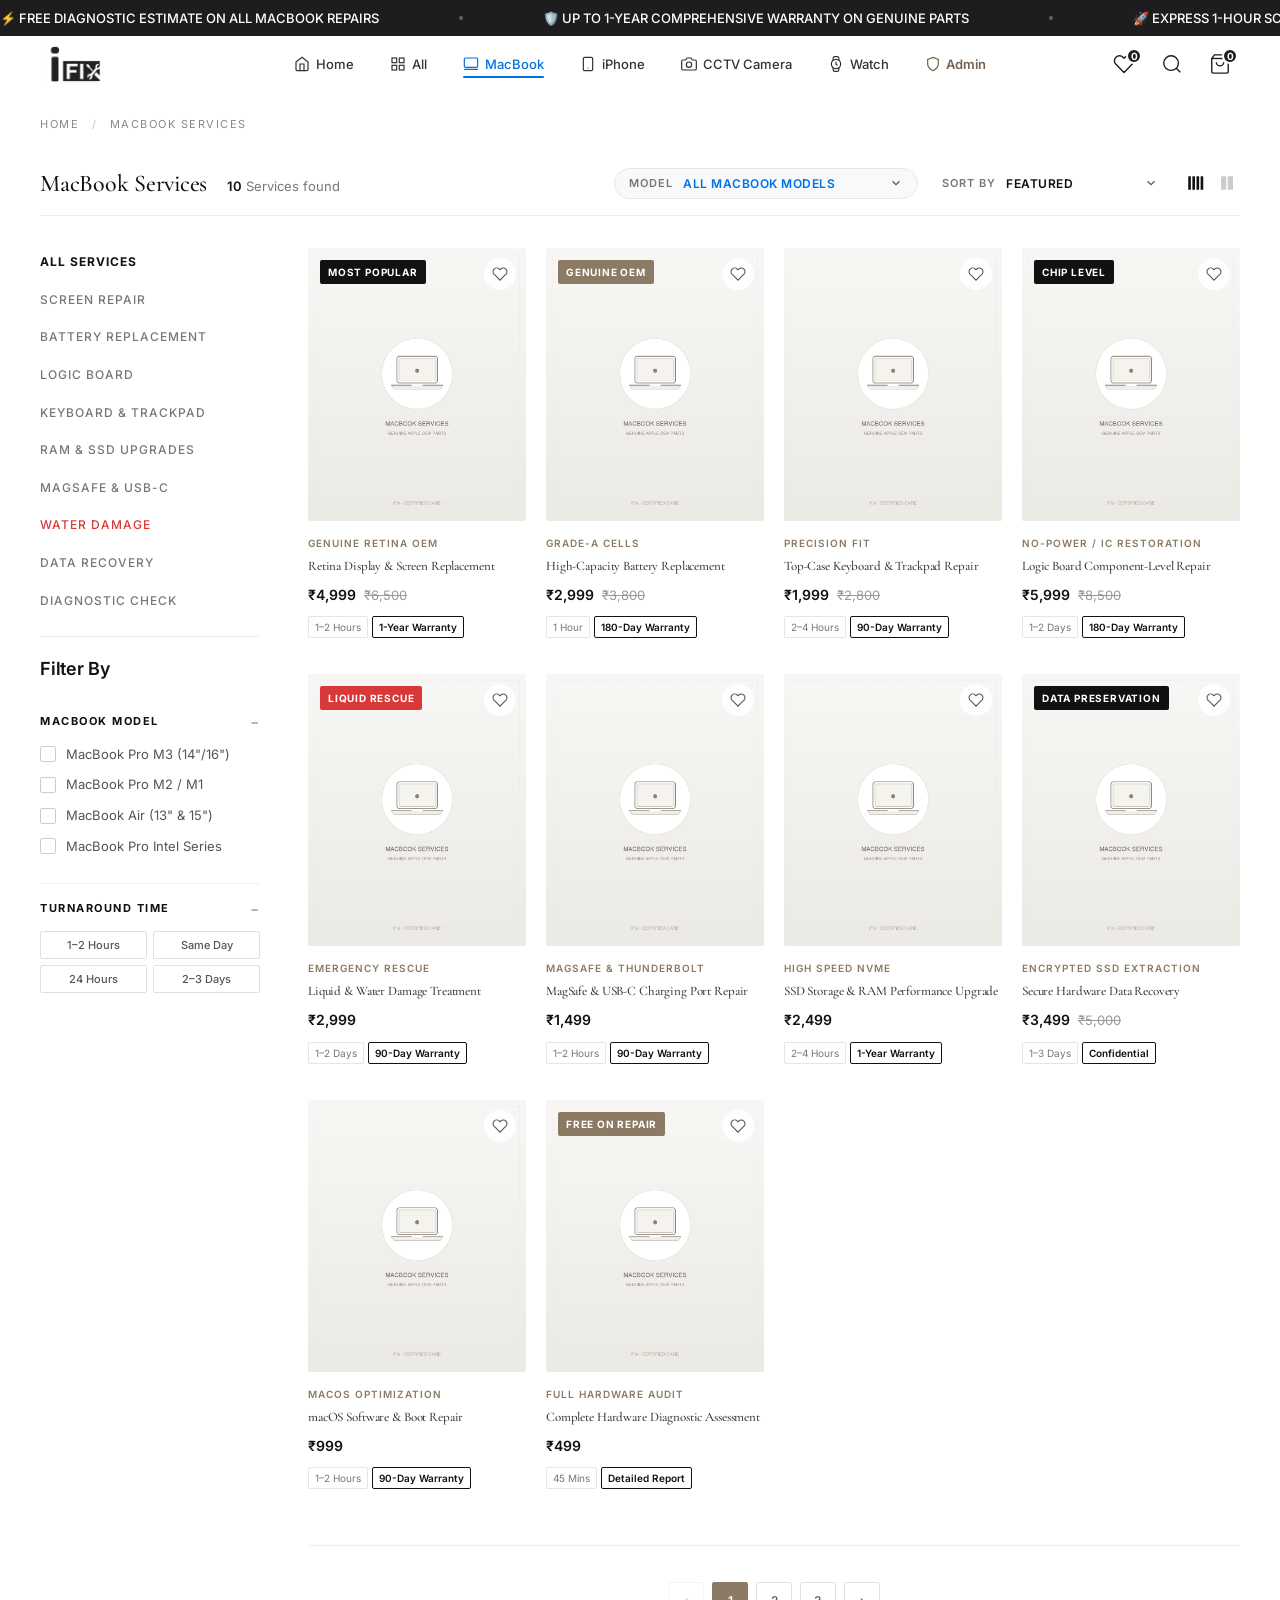
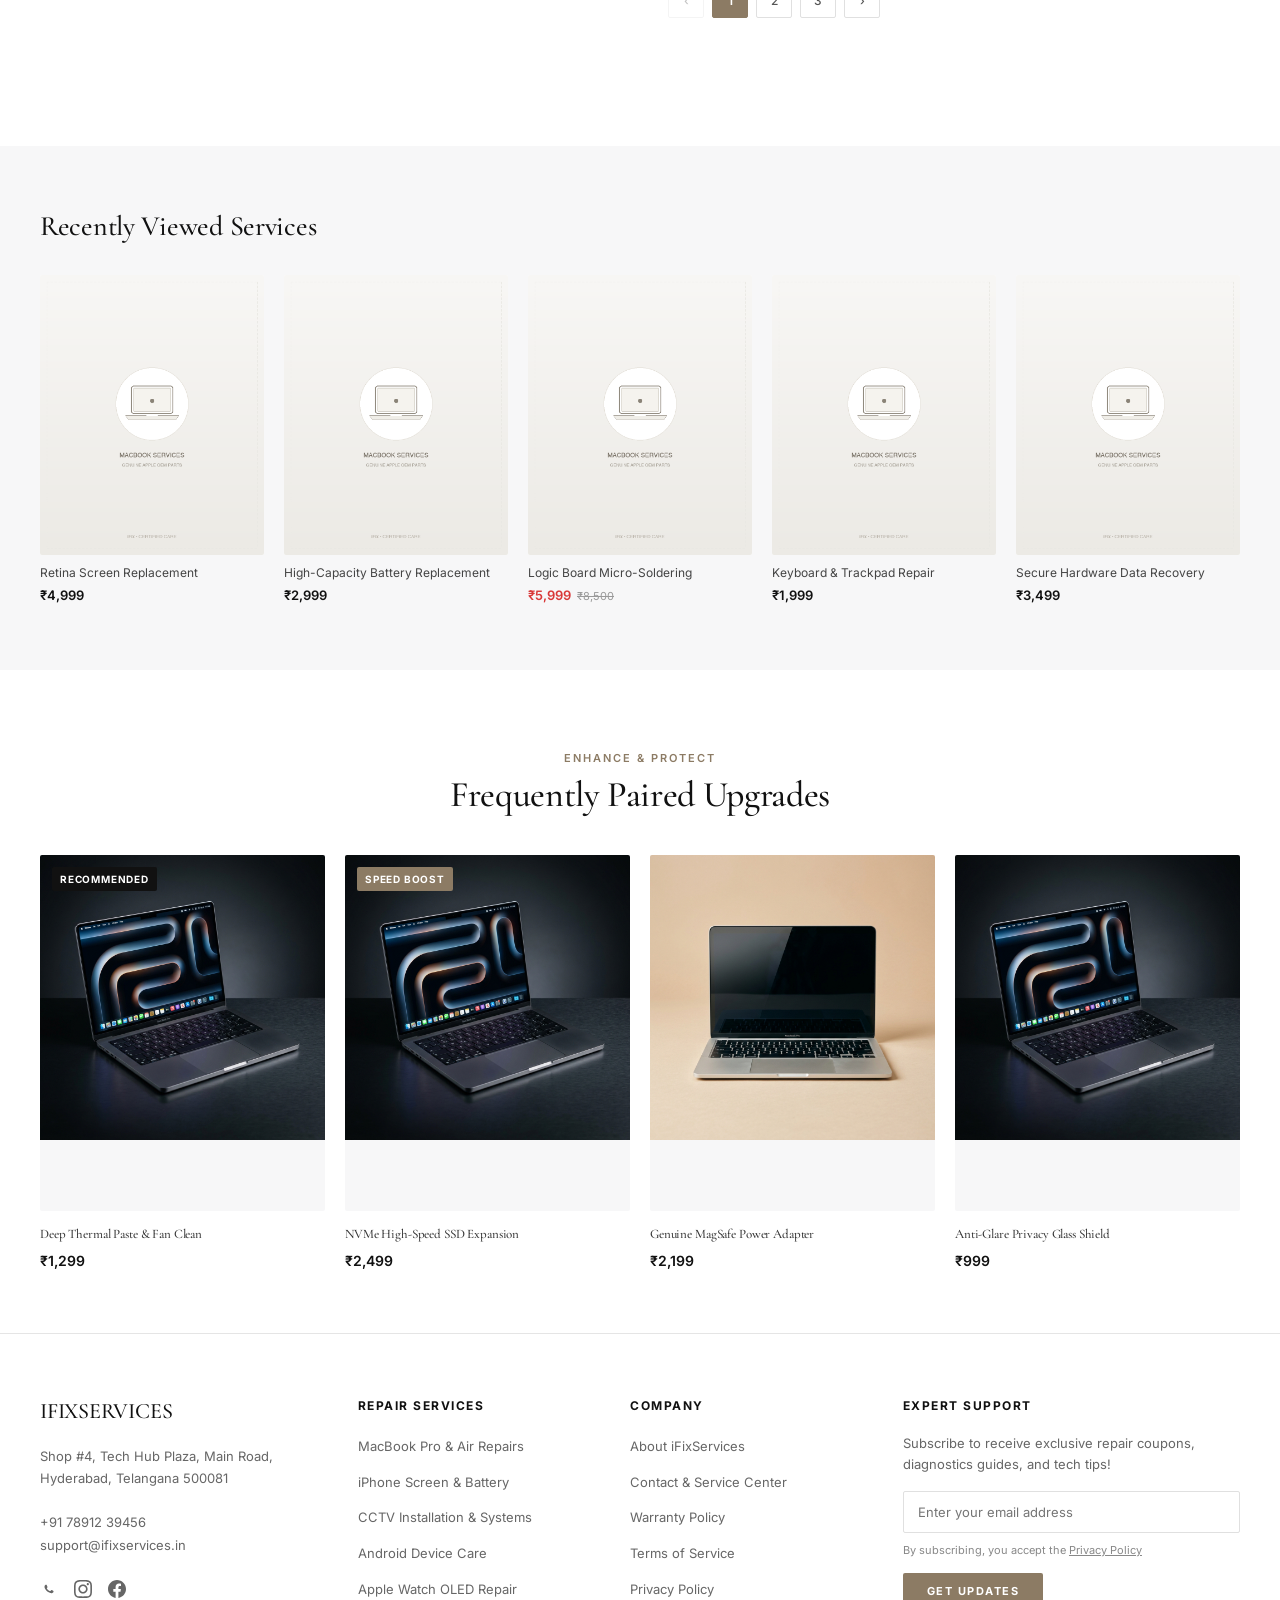
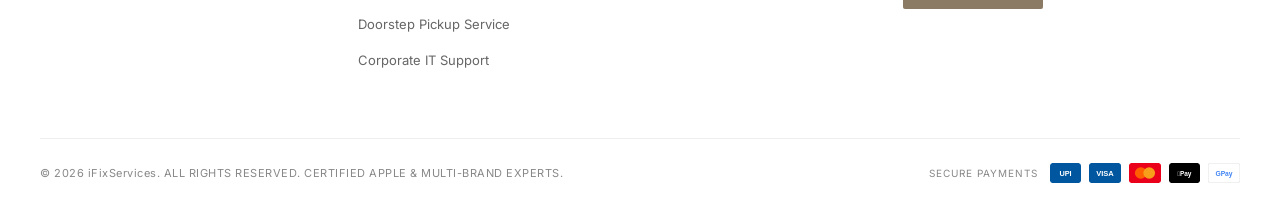
<file: macbook.html>
<!DOCTYPE html>
<html lang="en">
<head>
  <meta charset="UTF-8">
  <meta name="viewport" content="width=device-width, initial-scale=1.0">
  <meta name="description" content="Expert Apple MacBook repair services by certified technicians. Retina screen replacement, genuine battery upgrade, logic board micro-soldering, liquid damage recovery, and keyboard repair. 90-day warranty on all services.">
  <title>MacBook Repair & Care Services — iFixServices</title>
  <link rel="stylesheet" href="css/styles.css">
  <link rel="preconnect" href="https://fonts.googleapis.com">
  <link rel="preconnect" href="https://fonts.gstatic.com" crossorigin>
  <link href="https://fonts.googleapis.com/css2?family=Cormorant+Garamond:ital,wght@0,400;0,500;0,600;0,700;1,400&family=Inter:wght@300;400;500;600;700&display=swap" rel="stylesheet">
  <link rel="icon" type="image/svg+xml" href="data:image/svg+xml,<svg xmlns='http://www.w3.org/2000/svg' viewBox='0 0 100 100'><text y='.9em' font-size='90'>💻</text></svg>">
</head>
<body class="shop-page">

  <!-- ═══════ ANNOUNCEMENT BAR ═══════ -->
  <div class="announcement-bar">
    <div class="announcement-bar__track">
      <span class="announcement-bar__item">⚡ FREE DIAGNOSTIC ESTIMATE ON ALL MACBOOK REPAIRS</span>
      <span class="announcement-bar__divider"></span>
      <span class="announcement-bar__item">🛡️ UP TO 1-YEAR COMPREHENSIVE WARRANTY ON GENUINE PARTS</span>
      <span class="announcement-bar__divider"></span>
      <span class="announcement-bar__item">🚀 EXPRESS 1-HOUR SCREEN & BATTERY REPLACEMENTS AVAILABLE</span>
      <span class="announcement-bar__divider"></span>
      <span class="announcement-bar__item">⚡ FREE DIAGNOSTIC ESTIMATE ON ALL MACBOOK REPAIRS</span>
      <span class="announcement-bar__divider"></span>
      <span class="announcement-bar__item">🛡️ UP TO 1-YEAR COMPREHENSIVE WARRANTY ON GENUINE PARTS</span>
      <span class="announcement-bar__divider"></span>
      <span class="announcement-bar__item">🚀 EXPRESS 1-HOUR SCREEN & BATTERY REPLACEMENTS AVAILABLE</span>
    </div>
  </div>

  <!-- ═══════ NAVIGATION ═══════ -->
  <nav class="navbar" id="navbar">
    <div class="navbar__inner">
      <a href="/" class="navbar__logo">
        <img src="images/logo.jpeg" alt="iFixServices Logo">
      </a>

      <div class="navbar__menu">
        <a href="/" class="navbar__link">
          <svg viewBox="0 0 24 24" fill="none" stroke="currentColor" stroke-width="1.8" stroke-linecap="round"><path d="M3 9l9-7 9 7v11a2 2 0 0 1-2 2H5a2 2 0 0 1-2-2z"></path><polyline points="9 22 9 12 15 12 15 22"></polyline></svg>
          Home
        </a>
        <a href="/all-services" class="navbar__link">
          <svg viewBox="0 0 24 24" fill="none" stroke="currentColor" stroke-width="1.8" stroke-linecap="round"><rect x="3" y="3" width="7" height="7"></rect><rect x="14" y="3" width="7" height="7"></rect><rect x="14" y="14" width="7" height="7"></rect><rect x="3" y="14" width="7" height="7"></rect></svg>
          All
        </a>
        <a href="/macbook" class="navbar__link active">
          <svg viewBox="0 0 24 24" fill="none" stroke="currentColor" stroke-width="1.8" stroke-linecap="round"><rect x="2" y="3" width="20" height="14" rx="2"></rect><line x1="2" y1="20" x2="22" y2="20"></line></svg>
          MacBook
        </a>
        <a href="/iphone" class="navbar__link">
          <svg viewBox="0 0 24 24" fill="none" stroke="currentColor" stroke-width="1.8" stroke-linecap="round"><rect x="5" y="2" width="14" height="20" rx="2"></rect><line x1="12" y1="18" x2="12.01" y2="18"></line></svg>
          iPhone
        </a>
        <a href="/camera" class="navbar__link">
          <svg viewBox="0 0 24 24" fill="none" stroke="currentColor" stroke-width="1.8" stroke-linecap="round"><path d="M23 19a2 2 0 0 1-2 2H3a2 2 0 0 1-2-2V8a2 2 0 0 1 2-2h4l2-3h6l2 3h4a2 2 0 0 1 2 2z"></path><circle cx="12" cy="13" r="4"></circle></svg>
          CCTV Camera
        </a>
        <a href="/apple-watch" class="navbar__link">
          <svg viewBox="0 0 24 24" fill="none" stroke="currentColor" stroke-width="1.8" stroke-linecap="round"><circle cx="12" cy="12" r="7"></circle><polyline points="12 9 12 12 13.5 13.5"></polyline><path d="M16.51 17.35l-.35 3.83a2 2 0 0 1-2 1.82H9.83a2 2 0 0 1-2-1.82l-.35-3.83m.01-10.7l.35-3.83A2 2 0 0 1 9.83 1h4.35a2 2 0 0 1 2 1.82l.35 3.83"></path></svg>
          Watch
        </a>
        <a href="/admin" class="navbar__link editorial-nav__link--admin">
          <svg viewBox="0 0 24 24" fill="none" stroke="currentColor" stroke-width="1.8" stroke-linecap="round"><path d="M12 22s8-4 8-10V5l-8-3-8 3v7c0 6 8 10 8 10z"></path></svg>
          Admin
        </a>
      </div>

      <div class="navbar__actions">
        <a href="#saved" class="navbar__icon-btn" id="wishlist-btn" aria-label="Saved Services">
          <svg viewBox="0 0 24 24" fill="none" stroke="currentColor" stroke-width="1.5"><path d="M20.84 4.61a5.5 5.5 0 0 0-7.78 0L12 5.67l-1.06-1.06a5.5 5.5 0 0 0-7.78 7.78l1.06 1.06L12 21.23l7.78-7.78 1.06-1.06a5.5 5.5 0 0 0 0-7.78z"></path></svg>
          <span class="navbar__badge" id="wishlist-count">0</span>
        </a>
        <button class="navbar__icon-btn" id="header-search-btn" aria-label="Search">
          <svg viewBox="0 0 24 24" fill="none" stroke="currentColor" stroke-width="1.5"><circle cx="11" cy="11" r="8"></circle><line x1="21" y1="21" x2="16.65" y2="16.65"></line></svg>
        </button>
        <a href="#cart" class="navbar__icon-btn" id="cart-btn" aria-label="Bookings & Cart">
          <svg viewBox="0 0 24 24" fill="none" stroke="currentColor" stroke-width="1.5"><path d="M6 2L3 6v14a2 2 0 0 0 2 2h14a2 2 0 0 0 2-2V6l-3-4z"></path><line x1="3" y1="6" x2="21" y2="6"></line><path d="M16 10a4 4 0 0 1-8 0"></path></svg>
          <span class="navbar__badge" id="cart-count">0</span>
        </a>
      </div>

      <button class="hamburger" id="hamburger" aria-label="Open menu" aria-expanded="false">
        <span class="hamburger__bar"></span>
        <span class="hamburger__bar"></span>
        <span class="hamburger__bar"></span>
      </button>
    </div>
  </nav>

  <!-- Mobile Menu Overlay -->
  <div class="mobile-menu-overlay" id="mobile-overlay"></div>
  <!-- Mobile Menu -->
  <aside class="mobile-menu" id="mobile-menu" aria-hidden="true">
    <a href="/" class="mobile-menu__link"><svg viewBox="0 0 24 24" fill="none" stroke="currentColor" stroke-width="1.5"><path d="M3 9l9-7 9 7v11a2 2 0 0 1-2 2H5a2 2 0 0 1-2-2z"></path></svg> Home</a>
    <a href="/all-services" class="mobile-menu__link"><svg viewBox="0 0 24 24" fill="none" stroke="currentColor" stroke-width="1.5"><rect x="3" y="3" width="7" height="7"></rect><rect x="14" y="3" width="7" height="7"></rect><rect x="14" y="14" width="7" height="7"></rect><rect x="3" y="14" width="7" height="7"></rect></svg> All Services</a>
    <a href="/macbook" class="mobile-menu__link active"><svg viewBox="0 0 24 24" fill="none" stroke="currentColor" stroke-width="1.5"><rect x="2" y="3" width="20" height="14" rx="2"></rect></svg> MacBook Services</a>
    <a href="/iphone" class="mobile-menu__link"><svg viewBox="0 0 24 24" fill="none" stroke="currentColor" stroke-width="1.5"><rect x="5" y="2" width="14" height="20" rx="3"></rect></svg> iPhone Services</a>
    <a href="/camera" class="mobile-menu__link"><svg viewBox="0 0 24 24" fill="none" stroke="currentColor" stroke-width="1.5"><path d="M23 19a2 2 0 0 1-2 2H3a2 2 0 0 1-2-2V8a2 2 0 0 1 2-2h4l2-3h6l2 3h4a2 2 0 0 1 2 2z"></path></svg> CCTV Camera Services</a>
    <a href="/apple-watch" class="mobile-menu__link"><svg viewBox="0 0 24 24" fill="none" stroke="currentColor" stroke-width="1.5"><circle cx="12" cy="12" r="7"></circle></svg> Apple Watch Services</a>
    <a href="/about" class="mobile-menu__link"><svg viewBox="0 0 24 24" fill="none" stroke="currentColor" stroke-width="1.5"><circle cx="12" cy="12" r="10"></circle></svg> About Us</a>
    <a href="/contact" class="mobile-menu__link"><svg viewBox="0 0 24 24" fill="none" stroke="currentColor" stroke-width="1.5"><path d="M4 4h16c1.1 0 2 .9 2 2v12c0 1.1-.9 2-2 2H4c-1.1 0-2-.9-2-2V6c0-1.1.9-2 2-2z"></path></svg> Contact</a>
    <a href="#" class="mobile-menu__cta" data-action="whatsapp-general"><svg viewBox="0 0 24 24" fill="currentColor"><path d="M17.472 14.382c-.297-.149-1.758-.867-2.03-.967-.273-.099-.471-.148-.67.15-.197.297-.767.966-.94 1.164-.173.199-.347.223-.644.075-.297-.15-1.255-.463-2.39-1.475-.883-.788-1.48-1.761-1.653-2.059-.173-.297-.018-.458.13-.606.134-.133.298-.347.446-.52.149-.174.198-.298.298-.497.099-.198.05-.371-.025-.52-.075-.149-.669-1.612-.916-2.207-.242-.579-.487-.5-.669-.51-.173-.008-.371-.01-.57-.01-.198 0-.52.074-.792.372-.272.297-1.04 1.016-1.04 2.479 0 1.462 1.065 2.875 1.213 3.074.149.198 2.096 3.2 5.077 4.487.709.306 1.262.489 1.694.625.712.227 1.36.195 1.871.118.571-.085 1.758-.719 2.006-1.413.248-.694.248-1.289.173-1.413-.074-.124-.272-.198-.57-.347z"/></svg> WhatsApp Support</a>
  </aside>

  <!-- ═══════════════════════════════════════════════════
       SHOP TOOLBAR & MAIN CATALOG LAYOUT
       ═══════════════════════════════════════════════════ -->
  <main class="shop-main">
    <div class="container">

      <!-- Breadcrumbs -->
      <nav class="shop-breadcrumbs" aria-label="Breadcrumb">
        <a href="/">Home</a>
        <span class="shop-breadcrumbs__sep">/</span>
        <span aria-current="page">MacBook Services</span>
      </nav>

      <!-- Shop Toolbar -->
      <div class="shop-toolbar">
        <div class="shop-toolbar__left">
          <h2 class="shop-toolbar__title">MacBook Services</h2>
          <span class="shop-toolbar__count"><strong id="product-count">10</strong> Services found</span>
        </div>

        <div class="shop-toolbar__right">
          <!-- Select Model Dropdown -->
          <div class="shop-toolbar__model-select">
            <span class="shop-toolbar__sort-label">MODEL</span>
            <div class="custom-select-wrap">
              <select id="model-filter-select" class="shop-toolbar__select" aria-label="Filter by MacBook model">
                <option value="all" selected>ALL MACBOOK MODELS</option>
                <option value="mb-pro-m3">MacBook Pro 14"/16" (M3 / Pro / Max)</option>
                <option value="mb-pro-m2">MacBook Pro 14"/16" (M2 Pro / Max)</option>
                <option value="mb-pro-m1">MacBook Pro 14"/16" (M1 Pro / Max)</option>
                <option value="mb-pro-13-m2-m1">MacBook Pro 13" (M2 / M1)</option>
                <option value="mb-air-15-m3-m2">MacBook Air 15" (M3 / M2)</option>
                <option value="mb-air-13-m3-m2">MacBook Air 13" (M3 / M2)</option>
                <option value="mb-air-13-m1">MacBook Air 13" (M1 2020)</option>
                <option value="mb-pro-intel-16-15">MacBook Pro 16"/15" Intel</option>
                <option value="mb-pro-intel-13">MacBook Pro 13" Intel Retina</option>
                <option value="mb-air-intel-13">MacBook Air 13" Intel</option>
              </select>
              <svg class="custom-select-arrow" viewBox="0 0 24 24" fill="none" stroke="currentColor" stroke-width="2"><polyline points="6 9 12 15 18 9"></polyline></svg>
            </div>
          </div>

          <!-- Sort Dropdown -->
          <div class="shop-toolbar__sort">
            <span class="shop-toolbar__sort-label">SORT BY</span>
            <div class="custom-select-wrap">
              <select id="sort-select" class="shop-toolbar__select" aria-label="Sort services">
                <option value="featured" selected>FEATURED</option>
                <option value="price-asc">PRICE: LOW TO HIGH</option>
                <option value="price-desc">PRICE: HIGH TO LOW</option>
                <option value="rating">HIGHEST RATED</option>
                <option value="newest">POPULAR REPAIRS</option>
              </select>
              <svg class="custom-select-arrow" viewBox="0 0 24 24" fill="none" stroke="currentColor" stroke-width="2"><polyline points="6 9 12 15 18 9"></polyline></svg>
            </div>
          </div>

          <!-- Layout Switcher (4-col / 2-col) -->
          <div class="shop-toolbar__layout-btns">
            <button class="shop-toolbar__layout-btn active" data-grid="4" title="4 Columns Grid" aria-label="4 Columns Grid">
              <svg viewBox="0 0 24 24" fill="currentColor"><rect x="3" y="3" width="3.5" height="18" rx="0.5"/><rect x="8.5" y="3" width="3.5" height="18" rx="0.5"/><rect x="14" y="3" width="3.5" height="18" rx="0.5"/><rect x="19.5" y="3" width="3.5" height="18" rx="0.5"/></svg>
            </button>
            <button class="shop-toolbar__layout-btn" data-grid="2" title="Compact Grid" aria-label="2 Columns Grid">
              <svg viewBox="0 0 24 24" fill="currentColor"><rect x="4" y="3" width="7" height="18" rx="0.5"/><rect x="13" y="3" width="7" height="18" rx="0.5"/></svg>
            </button>
          </div>

          <!-- Mobile Filter Trigger -->
          <button class="shop-mobile-filter-btn" id="open-filter-drawer">
            <svg viewBox="0 0 24 24" fill="none" stroke="currentColor" stroke-width="1.8"><line x1="4" y1="6" x2="20" y2="6"/><line x1="4" y1="12" x2="20" y2="12"/><line x1="4" y1="18" x2="20" y2="18"/><circle cx="8" cy="6" r="2" fill="currentColor"/><circle cx="16" cy="12" r="2" fill="currentColor"/><circle cx="10" cy="18" r="2" fill="currentColor"/></svg>
            <span>Filter</span>
          </button>
        </div>
      </div>

      <!-- ═══════════════════════════════════════════════════
           3. TWO-COLUMN REPAIR CATALOG LAYOUT
           ═══════════════════════════════════════════════════ -->
      <div class="shop-layout">

        <!-- ─── SIDEBAR FILTERS (Durotan Style) ─── -->
        <aside class="shop-sidebar" id="shop-sidebar">
          <div class="shop-sidebar__inner">
            
            <div class="shop-sidebar__mobile-header">
              <h3>Filters</h3>
              <button class="shop-sidebar__close-btn" id="close-filter-drawer" aria-label="Close Filters">&times;</button>
            </div>

            <!-- Categories Quick Navigation -->
            <div class="filter-group filter-group--categories">
              <ul class="category-nav-list">
                <li class="category-nav-item active" data-category="all"><a href="#all">ALL SERVICES</a></li>
                <li class="category-nav-item" data-category="screen"><a href="#screen">SCREEN REPAIR</a></li>
                <li class="category-nav-item" data-category="battery"><a href="#battery">BATTERY REPLACEMENT</a></li>
                <li class="category-nav-item" data-category="logic-board"><a href="#logicboard">LOGIC BOARD</a></li>
                <li class="category-nav-item" data-category="keyboard"><a href="#keyboard">KEYBOARD & TRACKPAD</a></li>
                <li class="category-nav-item" data-category="storage"><a href="#storage">RAM & SSD UPGRADES</a></li>
                <li class="category-nav-item" data-category="charging"><a href="#charging">MAGSAFE & USB-C</a></li>
                <li class="category-nav-item highlight" data-category="liquid"><a href="#liquid">WATER DAMAGE</a></li>
                <li class="category-nav-item" data-category="data"><a href="#data">DATA RECOVERY</a></li>
                <li class="category-nav-item" data-category="diagnostic"><a href="#diagnostic">DIAGNOSTIC CHECK</a></li>
              </ul>
            </div>

            <div class="shop-sidebar__divider"></div>
            <h4 class="shop-sidebar__main-title">Filter By</h4>

            <!-- 1. MODEL COMPATIBILITY -->
            <div class="filter-accordion open">
              <button class="filter-accordion__header">
                <span>MACBOOK MODEL</span>
                <span class="filter-accordion__icon">−</span>
              </button>
              <div class="filter-accordion__body">
                <label class="custom-checkbox">
                  <input type="checkbox" name="material" value="m3">
                  <span class="custom-checkbox__box"></span>
                  <span class="custom-checkbox__text">MacBook Pro M3 (14"/16")</span>
                </label>
                <label class="custom-checkbox">
                  <input type="checkbox" name="material" value="m2">
                  <span class="custom-checkbox__box"></span>
                  <span class="custom-checkbox__text">MacBook Pro M2 / M1</span>
                </label>
                <label class="custom-checkbox">
                  <input type="checkbox" name="material" value="air">
                  <span class="custom-checkbox__box"></span>
                  <span class="custom-checkbox__text">MacBook Air (13" & 15")</span>
                </label>
                <label class="custom-checkbox">
                  <input type="checkbox" name="material" value="intel">
                  <span class="custom-checkbox__box"></span>
                  <span class="custom-checkbox__text">MacBook Pro Intel Series</span>
                </label>
              </div>
            </div>

            <!-- 2. TURNAROUND TIME -->
            <div class="filter-accordion open">
              <button class="filter-accordion__header">
                <span>TURNAROUND TIME</span>
                <span class="filter-accordion__icon">−</span>
              </button>
              <div class="filter-accordion__body">
                <div class="size-chip-grid" style="grid-template-columns: repeat(2, 1fr);">
                  <button type="button" class="size-chip" data-size="1hr">1–2 Hours</button>
                  <button type="button" class="size-chip" data-size="same-day">Same Day</button>
                  <button type="button" class="size-chip" data-size="24hr">24 Hours</button>
                  <button type="button" class="size-chip" data-size="2days">2–3 Days</button>
                </div>
              </div>
            </div>

            <!-- 3. WARRANTY COVERAGE -->
            <div class="filter-accordion open">
              <button class="filter-accordion__header">
                <span>WARRANTY</span>
                <span class="filter-accordion__icon">−</span>
              </button>
              <div class="filter-accordion__body">
                <label class="custom-checkbox">
                  <input type="checkbox" name="color" value="90days">
                  <span class="custom-checkbox__box"></span>
                  <span class="custom-checkbox__text">90-Day Guarantee</span>
                </label>
                <label class="custom-checkbox">
                  <input type="checkbox" name="color" value="180days">
                  <span class="custom-checkbox__box"></span>
                  <span class="custom-checkbox__text">180-Day Guarantee</span>
                </label>
                <label class="custom-checkbox">
                  <input type="checkbox" name="color" value="1year">
                  <span class="custom-checkbox__box"></span>
                  <span class="custom-checkbox__text">1-Year Warranty</span>
                </label>
              </div>
            </div>

            <!-- 4. ESTIMATED PRICE RANGE -->
            <div class="filter-accordion open">
              <button class="filter-accordion__header">
                <span>PRICE (₹)</span>
                <span class="filter-accordion__icon">−</span>
              </button>
              <div class="filter-accordion__body">
                <div class="price-slider-wrap">
                  <div class="price-slider-range">
                    <input type="range" id="filter-price-slider" min="499" max="15000" value="15000" step="500">
                  </div>
                  <div class="price-slider-label">
                    <span>From: </span>
                    <strong id="price-slider-value">₹499 — ₹15,000</strong>
                  </div>
                  <button type="button" class="price-filter-apply-btn" id="apply-price-filter">VIEW SERVICES (10)</button>
                </div>
              </div>
            </div>

            <!-- RESET ALL FILTERS -->
            <div class="shop-sidebar__reset-wrap">
              <button type="button" class="shop-sidebar__reset-btn" id="clear-all-filters">
                <svg viewBox="0 0 24 24" fill="none" stroke="currentColor" stroke-width="1.8"><path d="M3 12a9 9 0 1 0 9-9 9.75 9.75 0 0 0-6.74 2.74L3 8"/><path d="M3 3v5h5"/></svg>
                RESET FILTERS
              </button>
            </div>

          </div>
        </aside>

        <!-- ─── 4. MAIN PRODUCT / SERVICE GRID (4 Columns Durotan Style) ─── -->
        <div class="shop-content">

          <!-- Active Model Indicator -->
          <div class="model-banner-indicator" id="model-banner-indicator">
            <div class="model-banner-indicator__text">
              <span>💻</span>
              <span>Selected Model: <strong id="model-banner-name">All MacBook Models</strong></span>
            </div>
            <button type="button" class="model-banner-indicator__reset" id="model-banner-reset">Reset to All Models</button>
          </div>

          <div class="editorial-product-grid" id="product-grid">

            <!-- Service 1: Screen Replacement -->
            <article class="editorial-card" data-category="screen" data-material="m3 m2 air intel" data-color="1year 180days" data-price="4999" data-rating="4.9" data-collection="best-sellers">
              <div class="editorial-card__image-container">
                <span class="editorial-card__badge">MOST POPULAR</span>
                <button class="editorial-card__wishlist" aria-label="Save Service" data-product-id="mb-1">
                  <svg viewBox="0 0 24 24" fill="none" stroke="currentColor" stroke-width="1.6"><path d="M20.84 4.61a5.5 5.5 0 0 0-7.78 0L12 5.67l-1.06-1.06a5.5 5.5 0 0 0-7.78 7.78l1.06 1.06L12 21.23l7.78-7.78 1.06-1.06a5.5 5.5 0 0 0 0-7.78z"></path></svg>
                </button>
                
                <a href="#service-1" class="editorial-card__link">
                  <img src="images/placeholder-macbook.png" alt="MacBook Retina Screen Replacement" class="editorial-card__img" loading="lazy">
                </a>

                <div class="editorial-card__actions">
                  <button class="editorial-card__action-btn quick-view-btn" data-id="mb-1" title="Quick View" aria-label="Quick View">
                    <svg viewBox="0 0 24 24" fill="none" stroke="currentColor" stroke-width="1.8"><path d="M1 12s4-8 11-8 11 8 11 8-4 8-11 8-11-8-11-8z"></path><circle cx="12" cy="12" r="3"></circle></svg>
                  </button>
                  <button class="editorial-card__action-btn add-to-cart-btn" data-id="mb-1" data-name="MacBook Screen Replacement" data-price="4,999" data-img="images/placeholder-macbook.png" title="Book Repair" aria-label="Book Repair">
                    <svg viewBox="0 0 24 24" fill="none" stroke="currentColor" stroke-width="1.8"><path d="M6 2L3 6v14a2 2 0 0 0 2 2h14a2 2 0 0 0 2-2V6l-3-4z"></path><line x1="3" y1="6" x2="21" y2="6"></line><path d="M16 10a4 4 0 0 1-8 0"></path></svg>
                  </button>
                  <button class="editorial-card__action-btn compare-btn" title="Compare" aria-label="Compare">
                    <svg viewBox="0 0 24 24" fill="none" stroke="currentColor" stroke-width="1.8"><polyline points="17 1 21 5 17 9"></polyline><path d="M3 11V9a4 4 0 0 1 4-4h14"></path><polyline points="7 23 3 19 7 15"></polyline><path d="M21 13v2a4 4 0 0 1-4 4H3"></path></svg>
                  </button>
                </div>
              </div>

              <div class="editorial-card__body">
                <span class="editorial-card__meta-tag">GENUINE RETINA OEM</span>
                <h3 class="editorial-card__title">
                  <a href="#service-1">Retina Display & Screen Replacement</a>
                </h3>
                <div class="editorial-card__price-row">
                  <span class="editorial-card__price-current">₹4,999</span>
                  <span class="editorial-card__price-original">₹6,999</span>
                </div>
                <div class="editorial-card__size-pills">
                  <span class="size-pill">1–2 Hours</span>
                  <span class="size-pill active">1-Year Warranty</span>
                </div>
              </div>
            </article>

            <!-- Service 2: Battery Replacement -->
            <article class="editorial-card" data-category="battery" data-material="m3 m2 air intel" data-color="180days 90days" data-price="2999" data-rating="4.8" data-collection="best-sellers">
              <div class="editorial-card__image-container">
                <span class="editorial-card__badge editorial-card__badge--neutral">SAME DAY REPAIR</span>
                <button class="editorial-card__wishlist" aria-label="Save Service" data-product-id="mb-2">
                  <svg viewBox="0 0 24 24" fill="none" stroke="currentColor" stroke-width="1.6"><path d="M20.84 4.61a5.5 5.5 0 0 0-7.78 0L12 5.67l-1.06-1.06a5.5 5.5 0 0 0-7.78 7.78l1.06 1.06L12 21.23l7.78-7.78 1.06-1.06a5.5 5.5 0 0 0 0-7.78z"></path></svg>
                </button>
                
                <a href="#service-2" class="editorial-card__link">
                  <img src="images/placeholder-macbook.png" alt="MacBook Battery Replacement" class="editorial-card__img" loading="lazy">
                </a>

                <div class="editorial-card__actions">
                  <button class="editorial-card__action-btn quick-view-btn" data-id="mb-2" title="Quick View" aria-label="Quick View">
                    <svg viewBox="0 0 24 24" fill="none" stroke="currentColor" stroke-width="1.8"><path d="M1 12s4-8 11-8 11 8 11 8-4 8-11 8-11-8-11-8z"></path><circle cx="12" cy="12" r="3"></circle></svg>
                  </button>
                  <button class="editorial-card__action-btn add-to-cart-btn" data-id="mb-2" data-name="MacBook Battery Replacement" data-price="2,999" data-img="images/placeholder-macbook.png" title="Book Repair" aria-label="Book Repair">
                    <svg viewBox="0 0 24 24" fill="none" stroke="currentColor" stroke-width="1.8"><path d="M6 2L3 6v14a2 2 0 0 0 2 2h14a2 2 0 0 0 2-2V6l-3-4z"></path><line x1="3" y1="6" x2="21" y2="6"></line><path d="M16 10a4 4 0 0 1-8 0"></path></svg>
                  </button>
                  <button class="editorial-card__action-btn compare-btn" title="Compare" aria-label="Compare">
                    <svg viewBox="0 0 24 24" fill="none" stroke="currentColor" stroke-width="1.8"><polyline points="17 1 21 5 17 9"></polyline><path d="M3 11V9a4 4 0 0 1 4-4h14"></path><polyline points="7 23 3 19 7 15"></polyline><path d="M21 13v2a4 4 0 0 1-4 4H3"></path></svg>
                  </button>
                </div>
              </div>

              <div class="editorial-card__body">
                <span class="editorial-card__meta-tag">GRADE-A CELLS</span>
                <h3 class="editorial-card__title">
                  <a href="#service-2">High-Capacity Battery Replacement</a>
                </h3>
                <div class="editorial-card__price-row">
                  <span class="editorial-card__price-current">₹2,999</span>
                  <span class="editorial-card__price-original">₹3,999</span>
                </div>
                <div class="editorial-card__size-pills">
                  <span class="size-pill">1 Hour</span>
                  <span class="size-pill active">180-Day Warranty</span>
                </div>
              </div>
            </article>

            <!-- Service 3: Keyboard & Trackpad Repair -->
            <article class="editorial-card" data-category="keyboard" data-material="m3 m2 air intel" data-color="90days" data-price="1999" data-rating="4.7" data-collection="new-arrivals">
              <div class="editorial-card__image-container">
                <button class="editorial-card__wishlist" aria-label="Save Service" data-product-id="mb-3">
                  <svg viewBox="0 0 24 24" fill="none" stroke="currentColor" stroke-width="1.6"><path d="M20.84 4.61a5.5 5.5 0 0 0-7.78 0L12 5.67l-1.06-1.06a5.5 5.5 0 0 0-7.78 7.78l1.06 1.06L12 21.23l7.78-7.78 1.06-1.06a5.5 5.5 0 0 0 0-7.78z"></path></svg>
                </button>
                
                <a href="#service-3" class="editorial-card__link">
                  <img src="images/placeholder-macbook.png" alt="MacBook Keyboard Repair" class="editorial-card__img" loading="lazy">
                </a>

                <div class="editorial-card__actions">
                  <button class="editorial-card__action-btn quick-view-btn" data-id="mb-3" title="Quick View" aria-label="Quick View">
                    <svg viewBox="0 0 24 24" fill="none" stroke="currentColor" stroke-width="1.8"><path d="M1 12s4-8 11-8 11 8 11 8-4 8-11 8-11-8-11-8z"></path><circle cx="12" cy="12" r="3"></circle></svg>
                  </button>
                  <button class="editorial-card__action-btn add-to-cart-btn" data-id="mb-3" data-name="Keyboard Replacement" data-price="1,999" data-img="images/placeholder-macbook.png" title="Book Repair" aria-label="Book Repair">
                    <svg viewBox="0 0 24 24" fill="none" stroke="currentColor" stroke-width="1.8"><path d="M6 2L3 6v14a2 2 0 0 0 2 2h14a2 2 0 0 0 2-2V6l-3-4z"></path><line x1="3" y1="6" x2="21" y2="6"></line><path d="M16 10a4 4 0 0 1-8 0"></path></svg>
                  </button>
                  <button class="editorial-card__action-btn compare-btn" title="Compare" aria-label="Compare">
                    <svg viewBox="0 0 24 24" fill="none" stroke="currentColor" stroke-width="1.8"><polyline points="17 1 21 5 17 9"></polyline><path d="M3 11V9a4 4 0 0 1 4-4h14"></path><polyline points="7 23 3 19 7 15"></polyline><path d="M21 13v2a4 4 0 0 1-4 4H3"></path></svg>
                  </button>
                </div>
              </div>

              <div class="editorial-card__body">
                <span class="editorial-card__meta-tag">PRECISION FIT</span>
                <h3 class="editorial-card__title">
                  <a href="#service-3">Top-Case Keyboard & Trackpad Repair</a>
                </h3>
                <div class="editorial-card__price-row">
                  <span class="editorial-card__price-current">₹1,999</span>
                  <span class="editorial-card__price-original">₹2,800</span>
                </div>
                <div class="editorial-card__size-pills">
                  <span class="size-pill">2–4 Hours</span>
                  <span class="size-pill active">90-Day Warranty</span>
                </div>
              </div>
            </article>

            <!-- Service 4: Logic Board Micro-Soldering -->
            <article class="editorial-card" data-category="logic-board" data-material="m3 m2 air intel" data-color="180days" data-price="5999" data-rating="4.9" data-collection="best-sellers">
              <div class="editorial-card__image-container">
                <span class="editorial-card__badge">CHIP-LEVEL EXPERT</span>
                <button class="editorial-card__wishlist" aria-label="Save Service" data-product-id="mb-4">
                  <svg viewBox="0 0 24 24" fill="none" stroke="currentColor" stroke-width="1.6"><path d="M20.84 4.61a5.5 5.5 0 0 0-7.78 0L12 5.67l-1.06-1.06a5.5 5.5 0 0 0-7.78 7.78l1.06 1.06L12 21.23l7.78-7.78 1.06-1.06a5.5 5.5 0 0 0 0-7.78z"></path></svg>
                </button>
                
                <a href="#service-4" class="editorial-card__link">
                  <img src="images/placeholder-macbook.png" alt="MacBook Logic Board Micro-Soldering" class="editorial-card__img" loading="lazy">
                </a>

                <div class="editorial-card__actions">
                  <button class="editorial-card__action-btn quick-view-btn" data-id="mb-4" title="Quick View" aria-label="Quick View">
                    <svg viewBox="0 0 24 24" fill="none" stroke="currentColor" stroke-width="1.8"><path d="M1 12s4-8 11-8 11 8 11 8-4 8-11 8-11-8-11-8z"></path><circle cx="12" cy="12" r="3"></circle></svg>
                  </button>
                  <button class="editorial-card__action-btn add-to-cart-btn" data-id="mb-4" data-name="Logic Board Repair" data-price="5,999" data-img="images/placeholder-macbook.png" title="Book Repair" aria-label="Book Repair">
                    <svg viewBox="0 0 24 24" fill="none" stroke="currentColor" stroke-width="1.8"><path d="M6 2L3 6v14a2 2 0 0 0 2 2h14a2 2 0 0 0 2-2V6l-3-4z"></path><line x1="3" y1="6" x2="21" y2="6"></line><path d="M16 10a4 4 0 0 1-8 0"></path></svg>
                  </button>
                  <button class="editorial-card__action-btn compare-btn" title="Compare" aria-label="Compare">
                    <svg viewBox="0 0 24 24" fill="none" stroke="currentColor" stroke-width="1.8"><polyline points="17 1 21 5 17 9"></polyline><path d="M3 11V9a4 4 0 0 1 4-4h14"></path><polyline points="7 23 3 19 7 15"></polyline><path d="M21 13v2a4 4 0 0 1-4 4H3"></path></svg>
                  </button>
                </div>
              </div>

              <div class="editorial-card__body">
                <span class="editorial-card__meta-tag">NO-POWER / IC RESTORATION</span>
                <h3 class="editorial-card__title">
                  <a href="#service-4">Logic Board Component-Level Repair</a>
                </h3>
                <div class="editorial-card__price-row">
                  <span class="editorial-card__price-current">₹5,999</span>
                  <span class="editorial-card__price-original">₹8,500</span>
                </div>
                <div class="editorial-card__size-pills">
                  <span class="size-pill">1–2 Days</span>
                  <span class="size-pill active">180-Day Warranty</span>
                </div>
              </div>
            </article>

            <!-- Service 5: Liquid Damage Restoration -->
            <article class="editorial-card" data-category="liquid" data-material="m3 m2 air intel" data-color="90days" data-price="2999" data-rating="4.8" data-collection="new-arrivals">
              <div class="editorial-card__image-container">
                <span class="editorial-card__badge editorial-card__badge--sale">ULTRASONIC CLEANING</span>
                <button class="editorial-card__wishlist" aria-label="Save Service" data-product-id="mb-5">
                  <svg viewBox="0 0 24 24" fill="none" stroke="currentColor" stroke-width="1.6"><path d="M20.84 4.61a5.5 5.5 0 0 0-7.78 0L12 5.67l-1.06-1.06a5.5 5.5 0 0 0-7.78 7.78l1.06 1.06L12 21.23l7.78-7.78 1.06-1.06a5.5 5.5 0 0 0 0-7.78z"></path></svg>
                </button>
                
                <a href="#service-5" class="editorial-card__link">
                  <img src="images/placeholder-macbook.png" alt="Liquid Damage Treatment" class="editorial-card__img" loading="lazy">
                </a>

                <div class="editorial-card__actions">
                  <button class="editorial-card__action-btn quick-view-btn" data-id="mb-5" title="Quick View" aria-label="Quick View">
                    <svg viewBox="0 0 24 24" fill="none" stroke="currentColor" stroke-width="1.8"><path d="M1 12s4-8 11-8 11 8 11 8-4 8-11 8-11-8-11-8z"></path><circle cx="12" cy="12" r="3"></circle></svg>
                  </button>
                  <button class="editorial-card__action-btn add-to-cart-btn" data-id="mb-5" data-name="Water Damage Treatment" data-price="2,999" data-img="images/placeholder-macbook.png" title="Book Repair" aria-label="Book Repair">
                    <svg viewBox="0 0 24 24" fill="none" stroke="currentColor" stroke-width="1.8"><path d="M6 2L3 6v14a2 2 0 0 0 2 2h14a2 2 0 0 0 2-2V6l-3-4z"></path><line x1="3" y1="6" x2="21" y2="6"></line><path d="M16 10a4 4 0 0 1-8 0"></path></svg>
                  </button>
                  <button class="editorial-card__action-btn compare-btn" title="Compare" aria-label="Compare">
                    <svg viewBox="0 0 24 24" fill="none" stroke="currentColor" stroke-width="1.8"><polyline points="17 1 21 5 17 9"></polyline><path d="M3 11V9a4 4 0 0 1 4-4h14"></path><polyline points="7 23 3 19 7 15"></polyline><path d="M21 13v2a4 4 0 0 1-4 4H3"></path></svg>
                  </button>
                </div>
              </div>

              <div class="editorial-card__body">
                <span class="editorial-card__meta-tag">EMERGENCY RESCUE</span>
                <h3 class="editorial-card__title">
                  <a href="#service-5">Liquid & Water Damage Treatment</a>
                </h3>
                <div class="editorial-card__price-row">
                  <span class="editorial-card__price-current">₹2,999</span>
                </div>
                <div class="editorial-card__size-pills">
                  <span class="size-pill">1–2 Days</span>
                  <span class="size-pill active">90-Day Warranty</span>
                </div>
              </div>
            </article>

            <!-- Service 6: MagSafe / USB-C Charging Port -->
            <article class="editorial-card" data-category="charging" data-material="m3 m2 air intel" data-color="90days" data-price="1499" data-rating="4.7" data-collection="best-sellers">
              <div class="editorial-card__image-container">
                <button class="editorial-card__wishlist" aria-label="Save Service" data-product-id="mb-6">
                  <svg viewBox="0 0 24 24" fill="none" stroke="currentColor" stroke-width="1.6"><path d="M20.84 4.61a5.5 5.5 0 0 0-7.78 0L12 5.67l-1.06-1.06a5.5 5.5 0 0 0-7.78 7.78l1.06 1.06L12 21.23l7.78-7.78 1.06-1.06a5.5 5.5 0 0 0 0-7.78z"></path></svg>
                </button>
                
                <a href="#service-6" class="editorial-card__link">
                  <img src="images/placeholder-macbook.png" alt="Charging Port Repair" class="editorial-card__img" loading="lazy">
                </a>

                <div class="editorial-card__actions">
                  <button class="editorial-card__action-btn quick-view-btn" data-id="mb-6" title="Quick View" aria-label="Quick View">
                    <svg viewBox="0 0 24 24" fill="none" stroke="currentColor" stroke-width="1.8"><path d="M1 12s4-8 11-8 11 8 11 8-4 8-11 8-11-8-11-8z"></path><circle cx="12" cy="12" r="3"></circle></svg>
                  </button>
                  <button class="editorial-card__action-btn add-to-cart-btn" data-id="mb-6" data-name="Charging Port Repair" data-price="1,499" data-img="images/placeholder-macbook.png" title="Book Repair" aria-label="Book Repair">
                    <svg viewBox="0 0 24 24" fill="none" stroke="currentColor" stroke-width="1.8"><path d="M6 2L3 6v14a2 2 0 0 0 2 2h14a2 2 0 0 0 2-2V6l-3-4z"></path><line x1="3" y1="6" x2="21" y2="6"></line><path d="M16 10a4 4 0 0 1-8 0"></path></svg>
                  </button>
                  <button class="editorial-card__action-btn compare-btn" title="Compare" aria-label="Compare">
                    <svg viewBox="0 0 24 24" fill="none" stroke="currentColor" stroke-width="1.8"><polyline points="17 1 21 5 17 9"></polyline><path d="M3 11V9a4 4 0 0 1 4-4h14"></path><polyline points="7 23 3 19 7 15"></polyline><path d="M21 13v2a4 4 0 0 1-4 4H3"></path></svg>
                  </button>
                </div>
              </div>

              <div class="editorial-card__body">
                <span class="editorial-card__meta-tag">MAGSAFE & THUNDERBOLT</span>
                <h3 class="editorial-card__title">
                  <a href="#service-6">MagSafe & USB-C Charging Port Repair</a>
                </h3>
                <div class="editorial-card__price-row">
                  <span class="editorial-card__price-current">₹1,499</span>
                </div>
                <div class="editorial-card__size-pills">
                  <span class="size-pill">1–2 Hours</span>
                  <span class="size-pill active">90-Day Warranty</span>
                </div>
              </div>
            </article>

            <!-- Service 7: SSD & RAM Upgrades -->
            <article class="editorial-card" data-category="storage" data-material="intel air" data-color="1year" data-price="2499" data-rating="4.8" data-collection="new-arrivals">
              <div class="editorial-card__image-container">
                <button class="editorial-card__wishlist" aria-label="Save Service" data-product-id="mb-7">
                  <svg viewBox="0 0 24 24" fill="none" stroke="currentColor" stroke-width="1.6"><path d="M20.84 4.61a5.5 5.5 0 0 0-7.78 0L12 5.67l-1.06-1.06a5.5 5.5 0 0 0-7.78 7.78l1.06 1.06L12 21.23l7.78-7.78 1.06-1.06a5.5 5.5 0 0 0 0-7.78z"></path></svg>
                </button>
                
                <a href="#service-7" class="editorial-card__link">
                  <img src="images/placeholder-macbook.png" alt="SSD & RAM Upgrade" class="editorial-card__img" loading="lazy">
                </a>

                <div class="editorial-card__actions">
                  <button class="editorial-card__action-btn quick-view-btn" data-id="mb-7" title="Quick View" aria-label="Quick View">
                    <svg viewBox="0 0 24 24" fill="none" stroke="currentColor" stroke-width="1.8"><path d="M1 12s4-8 11-8 11 8 11 8-4 8-11 8-11-8-11-8z"></path><circle cx="12" cy="12" r="3"></circle></svg>
                  </button>
                  <button class="editorial-card__action-btn add-to-cart-btn" data-id="mb-7" data-name="SSD / RAM Upgrade" data-price="2,499" data-img="images/placeholder-macbook.png" title="Book Upgrade" aria-label="Book Upgrade">
                    <svg viewBox="0 0 24 24" fill="none" stroke="currentColor" stroke-width="1.8"><path d="M6 2L3 6v14a2 2 0 0 0 2 2h14a2 2 0 0 0 2-2V6l-3-4z"></path><line x1="3" y1="6" x2="21" y2="6"></line><path d="M16 10a4 4 0 0 1-8 0"></path></svg>
                  </button>
                  <button class="editorial-card__action-btn compare-btn" title="Compare" aria-label="Compare">
                    <svg viewBox="0 0 24 24" fill="none" stroke="currentColor" stroke-width="1.8"><polyline points="17 1 21 5 17 9"></polyline><path d="M3 11V9a4 4 0 0 1 4-4h14"></path><polyline points="7 23 3 19 7 15"></polyline><path d="M21 13v2a4 4 0 0 1-4 4H3"></path></svg>
                  </button>
                </div>
              </div>

              <div class="editorial-card__body">
                <span class="editorial-card__meta-tag">HIGH SPEED NVME</span>
                <h3 class="editorial-card__title">
                  <a href="#service-7">SSD Storage & RAM Performance Upgrade</a>
                </h3>
                <div class="editorial-card__price-row">
                  <span class="editorial-card__price-current">₹2,499</span>
                </div>
                <div class="editorial-card__size-pills">
                  <span class="size-pill">2–4 Hours</span>
                  <span class="size-pill active">1-Year Warranty</span>
                </div>
              </div>
            </article>

            <!-- Service 8: Data Recovery -->
            <article class="editorial-card" data-category="data" data-material="m3 m2 air intel" data-color="90days" data-price="3499" data-rating="4.9" data-collection="best-sellers">
              <div class="editorial-card__image-container">
                <span class="editorial-card__badge">DATA PRESERVATION</span>
                <button class="editorial-card__wishlist" aria-label="Save Service" data-product-id="mb-8">
                  <svg viewBox="0 0 24 24" fill="none" stroke="currentColor" stroke-width="1.6"><path d="M20.84 4.61a5.5 5.5 0 0 0-7.78 0L12 5.67l-1.06-1.06a5.5 5.5 0 0 0-7.78 7.78l1.06 1.06L12 21.23l7.78-7.78 1.06-1.06a5.5 5.5 0 0 0 0-7.78z"></path></svg>
                </button>
                
                <a href="#service-8" class="editorial-card__link">
                  <img src="images/placeholder-macbook.png" alt="MacBook Data Recovery" class="editorial-card__img" loading="lazy">
                </a>

                <div class="editorial-card__actions">
                  <button class="editorial-card__action-btn quick-view-btn" data-id="mb-8" title="Quick View" aria-label="Quick View">
                    <svg viewBox="0 0 24 24" fill="none" stroke="currentColor" stroke-width="1.8"><path d="M1 12s4-8 11-8 11 8 11 8-4 8-11 8-11-8-11-8z"></path><circle cx="12" cy="12" r="3"></circle></svg>
                  </button>
                  <button class="editorial-card__action-btn add-to-cart-btn" data-id="mb-8" data-name="MacBook Data Recovery" data-price="3,499" data-img="images/placeholder-macbook.png" title="Book Recovery" aria-label="Book Recovery">
                    <svg viewBox="0 0 24 24" fill="none" stroke="currentColor" stroke-width="1.8"><path d="M6 2L3 6v14a2 2 0 0 0 2 2h14a2 2 0 0 0 2-2V6l-3-4z"></path><line x1="3" y1="6" x2="21" y2="6"></line><path d="M16 10a4 4 0 0 1-8 0"></path></svg>
                  </button>
                  <button class="editorial-card__action-btn compare-btn" title="Compare" aria-label="Compare">
                    <svg viewBox="0 0 24 24" fill="none" stroke="currentColor" stroke-width="1.8"><polyline points="17 1 21 5 17 9"></polyline><path d="M3 11V9a4 4 0 0 1 4-4h14"></path><polyline points="7 23 3 19 7 15"></polyline><path d="M21 13v2a4 4 0 0 1-4 4H3"></path></svg>
                  </button>
                </div>
              </div>

              <div class="editorial-card__body">
                <span class="editorial-card__meta-tag">ENCRYPTED SSD EXTRACTION</span>
                <h3 class="editorial-card__title">
                  <a href="#service-8">Secure Hardware Data Recovery</a>
                </h3>
                <div class="editorial-card__price-row">
                  <span class="editorial-card__price-current">₹3,499</span>
                  <span class="editorial-card__price-original">₹5,000</span>
                </div>
                <div class="editorial-card__size-pills">
                  <span class="size-pill">1–3 Days</span>
                  <span class="size-pill active">Confidential</span>
                </div>
              </div>
            </article>

            <!-- Service 9: Software & macOS Troubleshooting -->
            <article class="editorial-card" data-category="diagnostic" data-material="m3 m2 air intel" data-color="90days" data-price="999" data-rating="4.7" data-collection="new-arrivals">
              <div class="editorial-card__image-container">
                <button class="editorial-card__wishlist" aria-label="Save Service" data-product-id="mb-9">
                  <svg viewBox="0 0 24 24" fill="none" stroke="currentColor" stroke-width="1.6"><path d="M20.84 4.61a5.5 5.5 0 0 0-7.78 0L12 5.67l-1.06-1.06a5.5 5.5 0 0 0-7.78 7.78l1.06 1.06L12 21.23l7.78-7.78 1.06-1.06a5.5 5.5 0 0 0 0-7.78z"></path></svg>
                </button>
                
                <a href="#service-9" class="editorial-card__link">
                  <img src="images/placeholder-macbook.png" alt="macOS Software Troubleshooting" class="editorial-card__img" loading="lazy">
                </a>

                <div class="editorial-card__actions">
                  <button class="editorial-card__action-btn quick-view-btn" data-id="mb-9" title="Quick View" aria-label="Quick View">
                    <svg viewBox="0 0 24 24" fill="none" stroke="currentColor" stroke-width="1.8"><path d="M1 12s4-8 11-8 11 8 11 8-4 8-11 8-11-8-11-8z"></path><circle cx="12" cy="12" r="3"></circle></svg>
                  </button>
                  <button class="editorial-card__action-btn add-to-cart-btn" data-id="mb-9" data-name="macOS Troubleshooting" data-price="999" data-img="images/placeholder-macbook.png" title="Book Service" aria-label="Book Service">
                    <svg viewBox="0 0 24 24" fill="none" stroke="currentColor" stroke-width="1.8"><path d="M6 2L3 6v14a2 2 0 0 0 2 2h14a2 2 0 0 0 2-2V6l-3-4z"></path><line x1="3" y1="6" x2="21" y2="6"></line><path d="M16 10a4 4 0 0 1-8 0"></path></svg>
                  </button>
                  <button class="editorial-card__action-btn compare-btn" title="Compare" aria-label="Compare">
                    <svg viewBox="0 0 24 24" fill="none" stroke="currentColor" stroke-width="1.8"><polyline points="17 1 21 5 17 9"></polyline><path d="M3 11V9a4 4 0 0 1 4-4h14"></path><polyline points="7 23 3 19 7 15"></polyline><path d="M21 13v2a4 4 0 0 1-4 4H3"></path></svg>
                  </button>
                </div>
              </div>

              <div class="editorial-card__body">
                <span class="editorial-card__meta-tag">MACOS OPTIMIZATION</span>
                <h3 class="editorial-card__title">
                  <a href="#service-9">macOS Software & Boot Repair</a>
                </h3>
                <div class="editorial-card__price-row">
                  <span class="editorial-card__price-current">₹999</span>
                </div>
                <div class="editorial-card__size-pills">
                  <span class="size-pill">1–2 Hours</span>
                  <span class="size-pill active">90-Day Warranty</span>
                </div>
              </div>
            </article>

            <!-- Service 10: Complete Diagnostic Check -->
            <article class="editorial-card" data-category="diagnostic" data-material="m3 m2 air intel" data-color="90days" data-price="499" data-rating="5.0" data-collection="new-arrivals">
              <div class="editorial-card__image-container">
                <span class="editorial-card__badge editorial-card__badge--neutral">FREE ON REPAIR</span>
                <button class="editorial-card__wishlist" aria-label="Save Service" data-product-id="mb-10">
                  <svg viewBox="0 0 24 24" fill="none" stroke="currentColor" stroke-width="1.6"><path d="M20.84 4.61a5.5 5.5 0 0 0-7.78 0L12 5.67l-1.06-1.06a5.5 5.5 0 0 0-7.78 7.78l1.06 1.06L12 21.23l7.78-7.78 1.06-1.06a5.5 5.5 0 0 0 0-7.78z"></path></svg>
                </button>
                
                <a href="#service-10" class="editorial-card__link">
                  <img src="images/placeholder-macbook.png" alt="Complete Diagnostic Check" class="editorial-card__img" loading="lazy">
                </a>

                <div class="editorial-card__actions">
                  <button class="editorial-card__action-btn quick-view-btn" data-id="mb-10" title="Quick View" aria-label="Quick View">
                    <svg viewBox="0 0 24 24" fill="none" stroke="currentColor" stroke-width="1.8"><path d="M1 12s4-8 11-8 11 8 11 8-4 8-11 8-11-8-11-8z"></path><circle cx="12" cy="12" r="3"></circle></svg>
                  </button>
                  <button class="editorial-card__action-btn add-to-cart-btn" data-id="mb-10" data-name="Complete Diagnostic Check" data-price="499" data-img="images/placeholder-macbook.png" title="Book Check" aria-label="Book Check">
                    <svg viewBox="0 0 24 24" fill="none" stroke="currentColor" stroke-width="1.8"><path d="M6 2L3 6v14a2 2 0 0 0 2 2h14a2 2 0 0 0 2-2V6l-3-4z"></path><line x1="3" y1="6" x2="21" y2="6"></line><path d="M16 10a4 4 0 0 1-8 0"></path></svg>
                  </button>
                  <button class="editorial-card__action-btn compare-btn" title="Compare" aria-label="Compare">
                    <svg viewBox="0 0 24 24" fill="none" stroke="currentColor" stroke-width="1.8"><polyline points="17 1 21 5 17 9"></polyline><path d="M3 11V9a4 4 0 0 1 4-4h14"></path><polyline points="7 23 3 19 7 15"></polyline><path d="M21 13v2a4 4 0 0 1-4 4H3"></path></svg>
                  </button>
                </div>
              </div>

              <div class="editorial-card__body">
                <span class="editorial-card__meta-tag">FULL HARDWARE AUDIT</span>
                <h3 class="editorial-card__title">
                  <a href="#service-10">Complete Hardware Diagnostic Assessment</a>
                </h3>
                <div class="editorial-card__price-row">
                  <span class="editorial-card__price-current">₹499</span>
                </div>
                <div class="editorial-card__size-pills">
                  <span class="size-pill">45 Mins</span>
                  <span class="size-pill active">Detailed Report</span>
                </div>
              </div>
            </article>

          </div><!-- /.editorial-product-grid -->

          <!-- ─── 6. PAGINATION ─── -->
          <nav class="editorial-pagination" aria-label="Catalog pagination">
            <button class="editorial-pagination__btn" aria-label="Previous page" disabled>&lsaquo;</button>
            <button class="editorial-pagination__page active">1</button>
            <button class="editorial-pagination__page">2</button>
            <button class="editorial-pagination__page">3</button>
            <button class="editorial-pagination__btn" aria-label="Next page">&rsaquo;</button>
          </nav>

        </div><!-- /.shop-content -->
      </div><!-- /.shop-layout -->

    </div><!-- /.container -->
  </main>

  <!-- ═══════════════════════════════════════════════════
       7. RECENTLY VIEWED SERVICES (Horizontal 5-Grid)
       ═══════════════════════════════════════════════════ -->
  <section class="recently-viewed-section">
    <div class="container">
      <div class="recently-viewed-section__header">
        <h2 class="recently-viewed-section__title">Recently Viewed Services</h2>
      </div>

      <div class="recently-viewed-grid">
        <!-- 1 -->
        <div class="mini-product-card">
          <div class="mini-product-card__img-wrap">
            <img src="images/placeholder-macbook.png" alt="Retina Display Replacement" loading="lazy">
          </div>
          <h4 class="mini-product-card__title">Retina Screen Replacement</h4>
          <span class="mini-product-card__price">₹4,999</span>
        </div>

        <!-- 2 -->
        <div class="mini-product-card">
          <div class="mini-product-card__img-wrap">
            <img src="images/placeholder-macbook.png" alt="Battery Replacement" loading="lazy">
          </div>
          <h4 class="mini-product-card__title">High-Capacity Battery Replacement</h4>
          <span class="mini-product-card__price">₹2,999</span>
        </div>

        <!-- 3 -->
        <div class="mini-product-card">
          <div class="mini-product-card__img-wrap">
            <img src="images/placeholder-macbook.png" alt="Logic Board Repair" loading="lazy">
          </div>
          <h4 class="mini-product-card__title">Logic Board Micro-Soldering</h4>
          <div class="mini-product-card__price-row">
            <span class="mini-product-card__price mini-product-card__price--sale">₹5,999</span>
            <span class="mini-product-card__price-old">₹8,500</span>
          </div>
        </div>

        <!-- 4 -->
        <div class="mini-product-card">
          <div class="mini-product-card__img-wrap">
            <img src="images/placeholder-macbook.png" alt="Keyboard Repair" loading="lazy">
          </div>
          <h4 class="mini-product-card__title">Keyboard & Trackpad Repair</h4>
          <span class="mini-product-card__price">₹1,999</span>
        </div>

        <!-- 5 -->
        <div class="mini-product-card">
          <div class="mini-product-card__img-wrap">
            <img src="images/placeholder-macbook.png" alt="Data Recovery" loading="lazy">
          </div>
          <h4 class="mini-product-card__title">Secure Hardware Data Recovery</h4>
          <span class="mini-product-card__price">₹3,499</span>
        </div>
      </div>
    </div>
  </section>

  <!-- ═══════════════════════════════════════════════════
       8. FREQUENTLY PAIRED UPGRADES ("You May Also Like")
       ═══════════════════════════════════════════════════ -->
  <section class="recommendations-section">
    <div class="container">
      <div class="recommendations-section__header">
        <span class="recommendations-section__eyebrow">Enhance & Protect</span>
        <h2 class="recommendations-section__title">Frequently Paired Upgrades</h2>
      </div>

      <div class="editorial-product-grid editorial-product-grid--recommendations">
        <!-- Rec 1 -->
        <article class="editorial-card">
          <div class="editorial-card__image-container">
            <span class="editorial-card__badge">RECOMMENDED</span>
            <a href="#rec-1" class="editorial-card__link">
              <img src="images/tech-macbook-prod.png" alt="Thermal Paste & Fan Cleaning" loading="lazy">
            </a>
          </div>
          <div class="editorial-card__body">
            <h3 class="editorial-card__title"><a href="#rec-1">Deep Thermal Paste & Fan Clean</a></h3>
            <span class="editorial-card__price-current">₹1,299</span>
          </div>
        </article>

        <!-- Rec 2 -->
        <article class="editorial-card">
          <div class="editorial-card__image-container">
            <span class="editorial-card__badge editorial-card__badge--neutral">SPEED BOOST</span>
            <a href="#rec-2" class="editorial-card__link">
              <img src="images/showcase-macbook.png" alt="NVMe SSD Storage Expansion" loading="lazy">
            </a>
          </div>
          <div class="editorial-card__body">
            <h3 class="editorial-card__title"><a href="#rec-2">NVMe High-Speed SSD Expansion</a></h3>
            <span class="editorial-card__price-current">₹2,499</span>
          </div>
        </article>

        <!-- Rec 3 -->
        <article class="editorial-card">
          <div class="editorial-card__image-container">
            <a href="#rec-3" class="editorial-card__link">
              <img src="images/tech-macbook.png" alt="MagSafe OEM Power Adapter" loading="lazy">
            </a>
          </div>
          <div class="editorial-card__body">
            <h3 class="editorial-card__title"><a href="#rec-3">Genuine MagSafe Power Adapter</a></h3>
            <span class="editorial-card__price-current">₹2,199</span>
          </div>
        </article>

        <!-- Rec 4 -->
        <article class="editorial-card">
          <div class="editorial-card__image-container">
            <a href="#rec-4" class="editorial-card__link">
              <img src="images/tech-macbook-prod.png" alt="Screen Tempered Glass Shield" loading="lazy">
            </a>
          </div>
          <div class="editorial-card__body">
            <h3 class="editorial-card__title"><a href="#rec-4">Anti-Glare Privacy Glass Shield</a></h3>
            <span class="editorial-card__price-current">₹999</span>
          </div>
        </article>
      </div>
    </div>
  </section>

  <!-- ═══════════════════════════════════════════════════
       9. MULTI-COLUMN EDITORIAL FOOTER
       ═══════════════════════════════════════════════════ -->
  <footer class="editorial-footer">
    <div class="container">
      <div class="editorial-footer__grid">
        <!-- Col 1: Brand -->
        <div class="editorial-footer__col editorial-footer__col--brand">
          <h3 class="editorial-footer__brand-title">iFixServices</h3>
          <p class="editorial-footer__address">
            Shop #4, Tech Hub Plaza, Main Road,<br>
            Hyderabad, Telangana 500081<br><br>
            +91 78912 39456<br>
            support@ifixservices.in
          </p>
          <div class="editorial-footer__socials">
            <a href="#" aria-label="WhatsApp"><svg viewBox="0 0 24 24" fill="currentColor"><path d="M17.472 14.382c-.297-.149-1.758-.867-2.03-.967-.273-.099-.471-.148-.67.15-.197.297-.767.966-.94 1.164-.173.199-.347.223-.644.075-.297-.15-1.255-.463-2.39-1.475-.883-.788-1.48-1.761-1.653-2.059-.173-.297-.018-.458.13-.606.134-.133.298-.347.446-.52.149-.174.198-.298.298-.497.099-.198.05-.371-.025-.52-.075-.149-.669-1.612-.916-2.207-.242-.579-.487-.5-.669-.51-.173-.008-.371-.01-.57-.01-.198 0-.52.074-.792.372-.272.297-1.04 1.016-1.04 2.479 0 1.462 1.065 2.875 1.213 3.074.149.198 2.096 3.2 5.077 4.487.709.306 1.262.489 1.694.625.712.227 1.36.195 1.871.118.571-.085 1.758-.719 2.006-1.413.248-.694.248-1.289.173-1.413-.074-.124-.272-.198-.57-.347z"/></svg></a>
            <a href="#" aria-label="Instagram"><svg viewBox="0 0 24 24" fill="currentColor"><path d="M12 2.163c3.204 0 3.584.012 4.85.07 3.252.148 4.771 1.691 4.919 4.919.058 1.265.069 1.645.069 4.849 0 3.205-.012 3.584-.069 4.849-.149 3.225-1.664 4.771-4.919 4.919-1.266.058-1.644.07-4.85.07-3.204 0-3.584-.012-4.849-.07-3.26-.149-4.771-1.699-4.919-4.92-.058-1.265-.07-1.644-.07-4.849 0-3.204.013-3.583.07-4.849.149-3.227 1.664-4.771 4.919-4.919 1.266-.057 1.645-.069 4.849-.069zm0-2.163c-3.259 0-3.667.014-4.947.072-4.358.2-6.78 2.618-6.98 6.98-.059 1.281-.073 1.689-.073 4.948 0 3.259.014 3.668.072 4.948.2 4.358 2.618 6.78 6.98 6.98 1.281.058 1.689.072 4.948.072 3.259 0 3.668-.014 4.948-.072 4.354-.2 6.782-2.618 6.979-6.98.059-1.28.073-1.689.073-4.948 0-3.259-.014-3.667-.072-4.947-.196-4.354-2.617-6.78-6.979-6.98-1.281-.059-1.69-.073-4.949-.073zm0 5.838c-3.403 0-6.162 2.759-6.162 6.162s2.759 6.163 6.162 6.163 6.162-2.759 6.162-6.163c0-3.403-2.759-6.162-6.162-6.162zm0 10.162c-2.209 0-4-1.79-4-4 0-2.209 1.791-4 4-4s4 1.791 4 4c0 2.21-1.791 4-4 4zm6.406-11.845c-.796 0-1.441.645-1.441 1.44s.645 1.44 1.441 1.44c.795 0 1.439-.645 1.439-1.44s-.644-1.44-1.439-1.44z"/></svg></a>
            <a href="#" aria-label="Facebook"><svg viewBox="0 0 24 24" fill="currentColor"><path d="M24 12.073c0-6.627-5.373-12-12-12s-12 5.373-12 12c0 5.99 4.388 10.954 10.125 11.854v-8.385H7.078v-3.47h3.047V9.43c0-3.007 1.792-4.669 4.533-4.669 1.312 0 2.686.235 2.686.235v2.953H15.83c-1.491 0-1.956.925-1.956 1.874v2.25h3.328l-.532 3.47h-2.796v8.385C19.612 23.027 24 18.062 24 12.073z"/></svg></a>
          </div>
        </div>

        <!-- Col 2: Services -->
        <div class="editorial-footer__col">
          <h4 class="editorial-footer__heading">REPAIR SERVICES</h4>
          <ul class="editorial-footer__links">
            <li><a href="/macbook">MacBook Pro & Air Repairs</a></li>
            <li><a href="/iphone">iPhone Screen & Battery</a></li>
            <li><a href="/camera">CCTV Installation & Systems</a></li>
            <li><a href="/android">Android Device Care</a></li>
            <li><a href="/apple-watch">Apple Watch OLED Repair</a></li>
            <li><a href="#">Doorstep Pickup Service</a></li>
            <li><a href="#">Corporate IT Support</a></li>
          </ul>
        </div>

        <!-- Col 3: Company -->
        <div class="editorial-footer__col">
          <h4 class="editorial-footer__heading">COMPANY</h4>
          <ul class="editorial-footer__links">
            <li><a href="/about">About iFixServices</a></li>
            <li><a href="/contact">Contact & Service Center</a></li>
            <li><a href="#">Warranty Policy</a></li>
            <li><a href="#">Terms of Service</a></li>
            <li><a href="#">Privacy Policy</a></li>
          </ul>
        </div>

        <!-- Col 4: Newsletter -->
        <div class="editorial-footer__col editorial-footer__col--newsletter">
          <h4 class="editorial-footer__heading">EXPERT SUPPORT</h4>
          <p class="editorial-footer__newsletter-desc">Subscribe to receive exclusive repair coupons, diagnostics guides, and tech tips!</p>
          <form class="editorial-footer__form" id="newsletter-form">
            <input type="email" placeholder="Enter your email address" required aria-label="Email address for newsletter">
            <p class="editorial-footer__terms-note">By subscribing, you accept the <a href="#">Privacy Policy</a></p>
            <button type="submit" class="editorial-footer__submit-btn">GET UPDATES</button>
          </form>
        </div>
      </div>

      <div class="editorial-footer__bottom">
        <div class="editorial-footer__copy">
          © 2026 iFixServices. ALL RIGHTS RESERVED. CERTIFIED APPLE & MULTI-BRAND EXPERTS.
        </div>
        <div class="editorial-footer__payments">
          <span>SECURE PAYMENTS</span>
          <img src="data:image/svg+xml,<svg xmlns='http://www.w3.org/2000/svg' viewBox='0 0 38 24' width='38' height='24'><rect width='38' height='24' rx='3' fill='%2300579f'/><text x='50%25' y='65%25' fill='white' font-family='sans-serif' font-size='9' font-weight='bold' text-anchor='middle'>UPI</text></svg>" alt="UPI">
          <img src="data:image/svg+xml,<svg xmlns='http://www.w3.org/2000/svg' viewBox='0 0 38 24' width='38' height='24'><rect width='38' height='24' rx='3' fill='%2300579f'/><text x='50%25' y='65%25' fill='white' font-family='sans-serif' font-size='9' font-weight='bold' text-anchor='middle'>VISA</text></svg>" alt="Visa">
          <img src="data:image/svg+xml,<svg xmlns='http://www.w3.org/2000/svg' viewBox='0 0 38 24' width='38' height='24'><rect width='38' height='24' rx='3' fill='%23eb001b'/><circle cx='14' cy='12' r='7' fill='%23ff5f00'/><circle cx='24' cy='12' r='7' fill='%23f79e1b'/></svg>" alt="Mastercard">
          <img src="data:image/svg+xml,<svg xmlns='http://www.w3.org/2000/svg' viewBox='0 0 38 24' width='38' height='24'><rect width='38' height='24' rx='3' fill='%23000000'/><text x='50%25' y='65%25' fill='white' font-family='sans-serif' font-size='8' font-weight='bold' text-anchor='middle'>Pay</text></svg>" alt="Apple Pay">
          <img src="data:image/svg+xml,<svg xmlns='http://www.w3.org/2000/svg' viewBox='0 0 38 24' width='38' height='24'><rect width='38' height='24' rx='3' fill='%23ffffff' stroke='%23ddd'/><text x='50%25' y='65%25' fill='%234285F4' font-family='sans-serif' font-size='8' font-weight='bold' text-anchor='middle'>GPay</text></svg>" alt="Google Pay">
        </div>
      </div>
    </div>
  </footer>

  <!-- ═══════ QUICK VIEW MODAL ═══════ -->
  <div class="quickview-modal-overlay" id="quickview-overlay"></div>
  <div class="quickview-modal" id="quickview-modal" role="dialog" aria-modal="true" aria-hidden="true">
    <button class="quickview-modal__close" id="quickview-close" aria-label="Close modal">&times;</button>
    <div class="quickview-modal__content" id="quickview-content"></div>
  </div>

  <!-- ═══════ ADD TO CART / BOOKING TOAST ═══════ -->
  <div class="toast-notification" id="toast-notification" role="status" aria-live="polite">
    <div class="toast-notification__icon">✓</div>
    <div class="toast-notification__text">
      <strong id="toast-title">Service Booked</strong>
      <span id="toast-desc">Added to your repair estimate list.</span>
    </div>
  </div>

  
  <!-- ═══════ MOBILE BOTTOM NAVIGATION BAR ═══════ -->
  <nav class="mobile-bottom-nav" id="mobile-bottom-nav">
    <a href="/" class="mobile-bottom-nav__item">
      <svg viewBox="0 0 24 24" fill="none" stroke="currentColor" stroke-width="2"><path d="M3 9l9-7 9 7v11a2 2 0 0 1-2 2H5a2 2 0 0 1-2-2z"></path><polyline points="9 22 9 12 15 12 15 22"></polyline></svg>
      <span>Home</span>
    </a>
    <a href="/all-services" class="mobile-bottom-nav__item active">
      <svg viewBox="0 0 24 24" fill="none" stroke="currentColor" stroke-width="2"><rect x="3" y="3" width="7" height="7"></rect><rect x="14" y="3" width="7" height="7"></rect><rect x="14" y="14" width="7" height="7"></rect><rect x="3" y="14" width="7" height="7"></rect></svg>
      <span>Services</span>
    </a>
    <a href="#" class="mobile-bottom-nav__item mobile-bottom-nav__item--cta" data-action="whatsapp-general">
      <div class="mobile-bottom-nav__cta-icon">
        <svg viewBox="0 0 24 24" fill="currentColor"><path d="M17.472 14.382c-.297-.149-1.758-.867-2.03-.967-.273-.099-.471-.148-.67.15-.197.297-.767.966-.94 1.164-.173.199-.347.223-.644.075-.297-.15-1.255-.463-2.39-1.475-.883-.788-1.48-1.761-1.653-2.059-.173-.297-.018-.458.13-.606.134-.133.298-.347.446-.52.149-.174.198-.298.298-.497.099-.198.05-.371-.025-.52-.075-.149-.669-1.612-.916-2.207-.242-.579-.487-.5-.669-.51-.173-.008-.371-.01-.57-.01-.198 0-.52.074-.792.372-.272.297-1.04 1.016-1.04 2.479 0 1.462 1.065 2.875 1.213 3.074.149.198 2.096 3.2 5.077 4.487.709.306 1.262.489 1.694.625.712.227 1.36.195 1.871.118.571-.085 1.758-.719 2.006-1.413.248-.694.248-1.289.173-1.413-.074-.124-.272-.198-.57-.347z"/></svg>
      </div>
      <span>Inquire</span>
    </a>
    <a href="/iphone" class="mobile-bottom-nav__item">
      <svg viewBox="0 0 24 24" fill="none" stroke="currentColor" stroke-width="2"><rect x="5" y="2" width="14" height="20" rx="2" ry="2"></rect><line x1="12" y1="18" x2="12.01" y2="18"></line></svg>
      <span>iPhone</span>
    </a>
    <a href="/about" class="mobile-bottom-nav__item">
      <svg viewBox="0 0 24 24" fill="none" stroke="currentColor" stroke-width="2"><circle cx="12" cy="12" r="10"/><path d="M12 16v-4"/><path d="M12 8h.01"/></svg>
      <span>About</span>
    </a>
  </nav>

  <script src="js/main.js"></script>
</body>
</html>
</file>
<file: css/styles.css>
/* ============================================
   iFixServices — Design System
   Apple-inspired minimalist premium aesthetic
   ============================================ */

/* ---------- Google Fonts ---------- */
@import url('https://fonts.googleapis.com/css2?family=Inter:wght@300;400;500;600;700;800&display=swap');

/* ---------- CSS Custom Properties ---------- */
:root {
  /* Colors */
  --color-white: #FFFFFF;
  --color-off-white: #F5F5F7;
  --color-black: #1D1D1F;
  --color-gray: #6E6E73;
  --color-blue: #0071E3;
  --color-blue-hover: #0077ED;
  --color-blue-dark: #005BBB;
  --color-border: #E5E5EA;
  --color-dark-accent: #333336;
  --color-green: #34C759;
  --color-card-bg: #FFFFFF;
  --color-overlay: rgba(0, 0, 0, 0.45);
  --color-shadow: rgba(0, 0, 0, 0.06);
  --color-shadow-hover: rgba(0, 0, 0, 0.12);
  --color-accent-gradient: linear-gradient(135deg, #0071E3 0%, #00C6FF 100%);
  --color-dark-gradient: linear-gradient(135deg, #1D1D1F 0%, #2D2D30 100%);

  /* Typography */
  --font-family: 'Inter', -apple-system, BlinkMacSystemFont, 'Segoe UI', Roboto, sans-serif;
  --font-weight-light: 300;
  --font-weight-regular: 400;
  --font-weight-medium: 500;
  --font-weight-semibold: 600;
  --font-weight-bold: 700;
  --font-weight-extrabold: 800;

  /* Spacing */
  --container-width: 1240px;
  --section-padding-desktop: 80px;
  --section-padding-mobile: 48px;
  --card-gap-desktop: 20px;
  --card-gap-mobile: 16px;
  --mobile-padding: 20px;

  /* Borders & Radius */
  --radius-card: 18px;
  --radius-small: 12px;
  --radius-pill: 980px;
  --radius-button: 980px;

  /* Transitions */
  --transition-fast: 0.2s cubic-bezier(0.25, 0.1, 0.25, 1);
  --transition-normal: 0.35s cubic-bezier(0.25, 0.1, 0.25, 1);
  --transition-slow: 0.5s cubic-bezier(0.25, 0.1, 0.25, 1);

  /* Z-indices */
  --z-announcement: 1200;
  --z-navbar: 1000;
  --z-mobile-menu: 1100;
  --z-overlay: 1050;
  --z-whatsapp: 900;
}

/* ---------- Reset & Base ---------- */
*,
*::before,
*::after {
  margin: 0;
  padding: 0;
  box-sizing: border-box;
}

html {
  scroll-behavior: smooth;
  -webkit-text-size-adjust: 100%;
}

body {
  font-family: var(--font-family);
  font-weight: var(--font-weight-regular);
  font-size: 16px;
  line-height: 1.6;
  color: var(--color-black);
  background-color: var(--color-white);
  -webkit-font-smoothing: antialiased;
  -moz-osx-font-smoothing: grayscale;
  overflow-x: clip;
}

body.menu-open {
  overflow: hidden;
}

a {
  text-decoration: none;
  color: inherit;
  transition: color var(--transition-fast);
}

img {
  max-width: 100%;
  height: auto;
  display: block;
}

ul, ol {
  list-style: none;
}

button, input, textarea, select {
  font-family: inherit;
  font-size: inherit;
  border: none;
  outline: none;
  background: none;
}

button {
  cursor: pointer;
}

/* ---------- Container ---------- */
.container {
  max-width: var(--container-width);
  margin: 0 auto;
  padding: 0 var(--mobile-padding);
}

/* ---------- Section ---------- */
.section {
  padding: var(--section-padding-desktop) 0;
}

.section--alt {
  background-color: #f8f9fc;
}

.section__header {
  text-align: center;
  margin-bottom: 48px;
}

.section__eyebrow {
  font-size: 14px;
  font-weight: var(--font-weight-semibold);
  color: var(--color-blue);
  text-transform: uppercase;
  letter-spacing: 1.5px;
  margin-bottom: 8px;
}

.section__title {
  font-size: 40px;
  font-weight: var(--font-weight-bold);
  color: var(--color-black);
  line-height: 1.15;
  letter-spacing: -0.5px;
}

.section__subtitle {
  font-size: 18px;
  color: var(--color-gray);
  margin-top: 12px;
  font-weight: var(--font-weight-regular);
  max-width: 600px;
  margin-left: auto;
  margin-right: auto;
}

/* ---------- Typography ---------- */
h1 {
  font-size: 56px;
  font-weight: var(--font-weight-bold);
  line-height: 1.1;
  letter-spacing: -1px;
}

h2 {
  font-size: 40px;
  font-weight: var(--font-weight-bold);
  line-height: 1.15;
  letter-spacing: -0.5px;
}

h3 {
  font-size: 24px;
  font-weight: var(--font-weight-semibold);
  line-height: 1.25;
}

h4 {
  font-size: 20px;
  font-weight: var(--font-weight-semibold);
  line-height: 1.3;
}

p {
  color: var(--color-gray);
  line-height: 1.65;
}

/* ============================================
   ANNOUNCEMENT BAR
   ============================================ */

.announcement-bar {
  position: fixed;
  top: 0;
  left: 0;
  right: 0;
  z-index: var(--z-announcement);
  background: var(--color-black);
  color: var(--color-white);
  overflow: hidden;
  height: 36px;
}

.announcement-bar__track {
  display: flex;
  align-items: center;
  height: 36px;
  animation: marquee 25s linear infinite;
  white-space: nowrap;
  gap: 80px;
}

.announcement-bar__item {
  display: inline-flex;
  align-items: center;
  gap: 8px;
  font-size: 13px;
  font-weight: var(--font-weight-medium);
  white-space: nowrap;
  flex-shrink: 0;
}

.announcement-bar__item svg {
  width: 14px;
  height: 14px;
  fill: #FFD60A;
  flex-shrink: 0;
}

.announcement-bar__divider {
  width: 4px;
  height: 4px;
  border-radius: 50%;
  background: rgba(255,255,255,0.3);
  flex-shrink: 0;
}

@keyframes marquee {
  0% { transform: translateX(0); }
  100% { transform: translateX(-50%); }
}

/* ============================================
   NAVIGATION
   ============================================ */

.navbar {
  position: fixed;
  top: 36px;
  left: 0;
  right: 0;
  z-index: var(--z-navbar);
  background: rgba(255, 255, 255, 0.82);
  backdrop-filter: saturate(180%) blur(20px);
  -webkit-backdrop-filter: saturate(180%) blur(20px);
  border-bottom: 1px solid transparent;
  transition: background var(--transition-normal), border-color var(--transition-normal), box-shadow var(--transition-normal);
  height: 56px;
}

.navbar.scrolled {
  background: rgba(255, 255, 255, 0.95);
  border-bottom-color: var(--color-border);
  box-shadow: 0 1px 6px rgba(0, 0, 0, 0.06);
  top: 0;
}

.navbar__inner {
  display: flex;
  align-items: center;
  justify-content: space-between;
  height: 56px;
  max-width: var(--container-width);
  margin: 0 auto;
  padding: 0 var(--mobile-padding);
  position: relative; /* For absolute centering */
}

.navbar__logo {
  display: flex;
  align-items: center;
  gap: 0;
  flex-shrink: 0;
  flex: 1; /* Left side */
}

.navbar__logo img {
  height: 40px; /* Adjusted size */
  width: auto;
  object-fit: contain;
}

.navbar__logo svg {
  display: none;
}

.navbar__logo span {
  display: none;
}

.navbar__menu {
  display: flex;
  align-items: center;
  justify-content: center;
  gap: 36px;
  /* Absolute centering trick */
  position: absolute;
  left: 50%;
  transform: translateX(-50%);
  width: max-content;
}

.navbar__link {
  display: inline-flex;
  align-items: center;
  gap: 6px;
  font-size: 13px;
  font-weight: var(--font-weight-medium);
  color: var(--color-dark-accent);
  transition: color var(--transition-fast);
  white-space: nowrap;
  position: relative;
  text-decoration: none;
}

.navbar__link svg {
  width: 16px;
  height: 16px;
  flex-shrink: 0;
  stroke: currentColor;
  fill: none;
}

.navbar__link::after {
  content: '';
  position: absolute;
  bottom: -4px;
  left: 0;
  width: 0;
  height: 2px;
  background: var(--color-blue);
  transition: width var(--transition-normal);
  border-radius: 1px;
}

.navbar__link:hover {
  color: var(--color-blue);
}

.navbar__link:hover::after,
.navbar__link.active::after {
  width: 100%;
}

.navbar__link.active {
  color: var(--color-blue);
}

.navbar__actions {
  display: flex;
  align-items: center;
  justify-content: flex-end;
  gap: 8px;
  flex: 1;
}

.navbar__icon-btn {
  position: relative;
  display: inline-flex;
  align-items: center;
  justify-content: center;
  width: 40px;
  height: 40px;
  color: var(--color-black);
  border-radius: 50%;
  transition: background var(--transition-fast), color var(--transition-fast);
}

.navbar__icon-btn:hover {
  background: var(--color-off-white);
  color: var(--color-blue);
}

.navbar__icon-btn svg {
  width: 22px;
  height: 22px;
}

.navbar__badge {
  position: absolute;
  top: 4px;
  right: 2px;
  background: var(--color-black);
  color: var(--color-white);
  font-size: 10px;
  font-weight: var(--font-weight-bold);
  width: 16px;
  height: 16px;
  display: flex;
  align-items: center;
  justify-content: center;
  border-radius: 50%;
  border: 2px solid var(--color-white);
}

/* Hamburger */
.hamburger {
  display: none;
  flex-direction: column;
  justify-content: center;
  gap: 5px;
  width: 44px;
  height: 44px;
  padding: 10px;
  cursor: pointer;
  z-index: var(--z-mobile-menu);
}

.hamburger__bar {
  width: 24px;
  height: 2px;
  background: var(--color-black);
  border-radius: 2px;
  transition: transform var(--transition-normal), opacity var(--transition-fast);
}

.hamburger.active .hamburger__bar:nth-child(1) {
  transform: rotate(45deg) translate(5px, 5px);
}

.hamburger.active .hamburger__bar:nth-child(2) {
  opacity: 0;
}

.hamburger.active .hamburger__bar:nth-child(3) {
  transform: rotate(-45deg) translate(5px, -5px);
}

/* Mobile Menu Overlay */
.mobile-menu-overlay {
  display: none;
  position: fixed;
  inset: 0;
  background: rgba(0, 0, 0, 0.4);
  z-index: var(--z-overlay);
  opacity: 0;
  transition: opacity var(--transition-normal);
}

.mobile-menu-overlay.active {
  opacity: 1;
}

/* Mobile Menu */
.mobile-menu {
  display: none;
  position: fixed;
  top: 0;
  right: -100%;
  width: min(320px, 85vw);
  height: 100vh;
  height: 100dvh;
  background: var(--color-white);
  z-index: var(--z-mobile-menu);
  padding: 80px 24px 32px;
  overflow-y: auto;
  transition: right var(--transition-normal);
  box-shadow: -4px 0 24px rgba(0,0,0,0.1);
}

.mobile-menu.active {
  right: 0;
}

.mobile-menu__link {
  display: flex;
  align-items: center;
  gap: 12px;
  padding: 16px 0;
  font-size: 17px;
  font-weight: var(--font-weight-medium);
  color: var(--color-black);
  border-bottom: 1px solid var(--color-off-white);
  transition: color var(--transition-fast);
}

.mobile-menu__link svg {
  width: 22px;
  height: 22px;
  fill: var(--color-gray);
  flex-shrink: 0;
}

.mobile-menu__link:hover,
.mobile-menu__link.active {
  color: var(--color-blue);
}

.mobile-menu__link:hover svg,
.mobile-menu__link.active svg {
  fill: var(--color-blue);
}

.mobile-menu__cta {
  display: flex;
  align-items: center;
  justify-content: center;
  gap: 8px;
  margin-top: 24px;
  padding: 14px 28px;
  background: var(--color-blue);
  color: var(--color-white);
  font-size: 16px;
  font-weight: var(--font-weight-semibold);
  border-radius: var(--radius-pill);
  transition: background var(--transition-fast);
  width: 100%;
}

.mobile-menu__cta svg {
  width: 20px;
  height: 20px;
  fill: currentColor;
}

.mobile-menu__cta:hover {
  background: var(--color-blue-hover);
}

/* ============================================
   HERO CAROUSEL
   ============================================ */

.hero {
  position: relative;
  width: 100%;
  height: 65vh;
  min-height: 420px;
  max-height: 620px;
  overflow: hidden;
  margin-top: 92px;
  border-radius: 0;
}

.hero__track {
  display: flex;
  width: 100%;
  height: 100%;
  transition: transform 0.7s cubic-bezier(0.4, 0, 0.2, 1);
}

.hero__slide {
  min-width: 100%;
  height: 100%;
  position: relative;
  overflow: hidden;
}

.hero__image {
  position: absolute;
  inset: 0;
  width: 100%;
  height: 100%;
  object-fit: cover;
  object-position: center 20%; /* Position higher to preserve faces */
  transform: scale(1.02);
  transition: transform 6s ease-out;
}

/* Specific position alignment per slide to ensure no face cuts */
.hero__slide:nth-child(1) .hero__image {
  object-position: center 35%; /* Show more body and lower heads slightly */
}

.hero__slide:nth-child(2) .hero__image {
  object-position: center 25%; /* Ensure face and body in the new photo are clearly visible */
}

.hero__slide:nth-child(3) .hero__image {
  object-position: center 25%;
}

.hero__slide:nth-child(4) .hero__image {
  object-position: center 15%; /* Technician photo: keep face in view */
}

.hero__slide:nth-child(5) .hero__image {
  object-position: center center;
}

.hero__slide.active .hero__image {
  transform: scale(1);
}

.hero__overlay {
  position: absolute;
  inset: 0;
  background: linear-gradient(
    135deg,
    rgba(0, 0, 0, 0.5) 0%,
    rgba(0, 0, 0, 0.15) 50%,
    rgba(0, 0, 0, 0.45) 100%
  );
  z-index: 1;
}

.hero__content {
  position: absolute;
  bottom: 0;
  left: 0;
  right: 0;
  z-index: 2;
  padding: 48px var(--mobile-padding) 72px;
  max-width: var(--container-width);
  margin: 0 auto;
}

.hero__headline {
  font-size: 46px;
  font-weight: var(--font-weight-bold);
  color: var(--color-white);
  line-height: 1.1;
  letter-spacing: -1.2px;
  margin-bottom: 12px;
  text-shadow: 0 2px 20px rgba(0,0,0,0.25);
  opacity: 0;
  transform: translateY(30px);
  animation: slideUp 0.8s 0.2s forwards;
}

.hero__subtext {
  font-size: 16px;
  color: rgba(255, 255, 255, 0.9);
  margin-bottom: 24px;
  font-weight: var(--font-weight-regular);
  max-width: 480px;
  opacity: 0;
  transform: translateY(20px);
  animation: slideUp 0.8s 0.4s forwards;
}

.hero__btn {
  display: inline-flex;
  align-items: center;
  gap: 8px;
  padding: 14px 32px;
  background: var(--color-blue);
  color: var(--color-white);
  font-size: 16px;
  font-weight: var(--font-weight-semibold);
  border-radius: var(--radius-pill);
  transition: all var(--transition-fast);
  opacity: 0;
  transform: translateY(20px);
  animation: slideUp 0.8s 0.6s forwards;
}

.hero__btn:hover {
  background: var(--color-white);
  color: var(--color-black);
  transform: translateY(-2px);
  box-shadow: 0 8px 24px rgba(0,0,0,0.2);
}

.hero__btn svg {
  width: 18px;
  height: 18px;
  fill: currentColor;
  transition: transform var(--transition-fast);
}

.hero__btn:hover svg {
  transform: translateX(4px);
}

/* ============================================
   HERO CONTROLS BAR
   ============================================ */

.hero-controls-bar {
  display: flex;
  align-items: center;
  justify-content: center;
  gap: 20px;
  padding: 18px 0;
  background-color: var(--color-white);
  border-bottom: 1px solid var(--color-border);
}

.hero__arrow {
  display: inline-flex;
  align-items: center;
  justify-content: center;
  width: 40px;
  height: 40px;
  border: none;
  border-radius: 50%;
  background: transparent;
  color: var(--color-dark-accent);
  cursor: pointer;
  transition: all var(--transition-fast);
  padding: 0;
}

.hero__arrow:hover {
  background: var(--color-off-white);
  color: var(--color-black);
  transform: scale(1.1);
}

.hero__arrow svg {
  width: 20px;
  height: 20px;
  stroke-width: 2px;
}

.hero__dots {
  display: flex;
  align-items: center;
  gap: 14px;
  margin: 0 10px;
}

.hero__dot {
  width: 12px;
  height: 12px;
  border-radius: 50%;
  background-color: transparent;
  border: 2px solid var(--color-gray);
  cursor: pointer;
  padding: 0;
  transition: all var(--transition-fast);
}

.hero__dot:hover {
  border-color: var(--color-black);
  transform: scale(1.15);
}

.hero__dot.active {
  background-color: var(--color-black);
  border-color: var(--color-black);
  transform: scale(1.1);
}

.hero__controls-divider {
  width: 1.5px;
  height: 22px;
  background-color: #D2D2D7;
  margin: 0 10px;
}

.hero__pause {
  display: inline-flex;
  align-items: center;
  justify-content: center;
  width: 40px;
  height: 40px;
  border: none;
  border-radius: 50%;
  background: transparent;
  color: var(--color-dark-accent);
  cursor: pointer;
  transition: all var(--transition-fast);
  padding: 0;
}

.hero__pause:hover {
  background: var(--color-off-white);
  color: var(--color-black);
  transform: scale(1.1);
}

.hero__pause svg {
  width: 20px;
  height: 20px;
  stroke-width: 2px;
}


/* ============================================
   SHOWCASE GALLERY
   ============================================ */

.showcase {
  padding: 72px 0 80px;
  background: var(--color-bg);
}

.showcase__header {
  text-align: center;
  margin-bottom: 48px;
  padding: 0 24px;
}

.showcase__grid {
  display: grid;
  grid-template-columns: repeat(4, 1fr);
  gap: 16px;
  padding: 0 24px;
  max-width: 1400px;
  margin: 0 auto;
}

.showcase__card {
  position: relative;
  display: block;
  border-radius: 20px;
  overflow: hidden;
  aspect-ratio: 3 / 4;
  text-decoration: none;
  cursor: pointer;
  transition: transform 0.4s cubic-bezier(0.25, 0.46, 0.45, 0.94),
              box-shadow 0.4s ease;
}

.showcase__card:hover {
  transform: translateY(-8px) scale(1.02);
  box-shadow: 0 24px 64px rgba(0, 0, 0, 0.25);
}

.showcase__image-wrap {
  position: absolute;
  inset: 0;
  overflow: hidden;
  border-radius: 20px;
}

.showcase__image {
  width: 100%;
  height: 100%;
  object-fit: cover;
  transition: transform 0.6s cubic-bezier(0.25, 0.46, 0.45, 0.94),
              filter 0.4s ease;
  filter: brightness(0.92);
}

.showcase__card:hover .showcase__image {
  transform: scale(1.08);
  filter: brightness(1);
}

.showcase__overlay {
  position: absolute;
  bottom: 0;
  left: 0;
  right: 0;
  padding: 28px 24px 24px;
  background: linear-gradient(0deg, rgba(0,0,0,0.75) 0%, rgba(0,0,0,0.35) 60%, transparent 100%);
  display: flex;
  flex-direction: column;
  gap: 4px;
  z-index: 2;
  transition: padding 0.3s ease;
}

.showcase__card:hover .showcase__overlay {
  padding-bottom: 28px;
}

.showcase__label {
  font-size: 20px;
  font-weight: 700;
  color: #ffffff;
  letter-spacing: 0.02em;
  text-shadow: 0 1px 4px rgba(0,0,0,0.4);
}

.showcase__count {
  font-size: 13px;
  font-weight: 500;
  color: rgba(255,255,255,0.75);
  letter-spacing: 0.04em;
  text-transform: uppercase;
}


/* ============================================
   SERVICE CARDS
   ============================================ */

.services__grid {
  display: grid;
  grid-template-columns: repeat(3, 1fr);
  gap: 24px;
}

.service-card {
  background: linear-gradient(165deg, #1a1a2e 0%, #16213e 50%, #0f3460 100%);
  border-radius: 20px;
  overflow: hidden;
  border: 1px solid rgba(255, 255, 255, 0.06);
  transition: all 0.4s cubic-bezier(0.25, 0.46, 0.45, 0.94);
  display: flex;
  flex-direction: column;
  box-shadow: 0 4px 24px rgba(0, 0, 0, 0.2);
  position: relative;
}

.service-card::before {
  content: '';
  position: absolute;
  inset: 0;
  border-radius: 20px;
  padding: 1px;
  background: linear-gradient(135deg, rgba(0, 113, 227, 0.3), rgba(0, 198, 255, 0.1), transparent);
  -webkit-mask: linear-gradient(#fff 0 0) content-box, linear-gradient(#fff 0 0);
  -webkit-mask-composite: xor;
  mask-composite: exclude;
  opacity: 0;
  transition: opacity 0.4s ease;
  pointer-events: none;
}

.service-card:hover {
  transform: translateY(-8px);
  box-shadow: 0 24px 64px rgba(0, 0, 0, 0.35), 0 0 40px rgba(0, 113, 227, 0.08);
  border-color: rgba(0, 113, 227, 0.15);
}

.service-card:hover::before {
  opacity: 1;
}

.service-card__image-wrap {
  position: relative;
  padding-top: 52%;
  overflow: hidden;
  background: linear-gradient(135deg, #0d1b2a 0%, #1b2838 100%);
}

.service-card__image {
  position: absolute;
  inset: 0;
  width: 100%;
  height: 100%;
  object-fit: cover;
  transition: transform var(--transition-slow);
}

.service-card:hover .service-card__image {
  transform: scale(1.06);
}

.service-card__warranty {
  position: absolute;
  top: 14px;
  right: 14px;
  display: flex;
  align-items: center;
  gap: 5px;
  padding: 6px 12px;
  background: rgba(52, 199, 89, 0.2);
  backdrop-filter: blur(12px);
  border: 1px solid rgba(52, 199, 89, 0.3);
  color: #34C759;
  font-size: 11px;
  font-weight: var(--font-weight-semibold);
  border-radius: 8px;
  letter-spacing: 0.3px;
}

.service-card__warranty svg {
  width: 12px;
  height: 12px;
  fill: #34C759;
}

.service-card__body {
  padding: 24px;
  display: flex;
  flex-direction: column;
  flex: 1;
}

.service-card__rating {
  display: flex;
  align-items: center;
  gap: 8px;
  margin-bottom: 14px;
}

.service-card__stars {
  display: flex;
  gap: 2px;
}

.service-card__stars svg {
  width: 14px;
  height: 14px;
  fill: #F5A623;
}

.service-card__rating-text {
  font-size: 13px;
  color: rgba(255, 255, 255, 0.5);
  font-weight: var(--font-weight-medium);
}

.service-card__title {
  font-size: 18px;
  font-weight: var(--font-weight-semibold);
  color: #ffffff;
  margin-bottom: 8px;
  line-height: 1.3;
  letter-spacing: -0.01em;
}

.service-card__desc {
  font-size: 14px;
  color: rgba(255, 255, 255, 0.5);
  line-height: 1.6;
  margin-bottom: 14px;
  display: -webkit-box;
  -webkit-line-clamp: 2;
  -webkit-box-orient: vertical;
  overflow: hidden;
}

.service-card__meta {
  display: flex;
  align-items: center;
  gap: 6px;
  font-size: 13px;
  color: rgba(255, 255, 255, 0.45);
  margin-bottom: 20px;
}

.service-card__meta svg {
  width: 14px;
  height: 14px;
  fill: rgba(255, 255, 255, 0.35);
}

.service-card__footer {
  display: flex;
  align-items: center;
  justify-content: space-between;
  margin-top: auto;
  padding-top: 20px;
  border-top: 1px solid rgba(255, 255, 255, 0.08);
}

.service-card__price {
  font-size: 24px;
  font-weight: var(--font-weight-bold);
  color: #ffffff;
  line-height: 1;
  letter-spacing: -0.02em;
}

.service-card__price-label {
  font-size: 12px;
  color: rgba(255, 255, 255, 0.4);
  font-weight: var(--font-weight-regular);
  display: block;
  margin-top: 4px;
}

.service-card__cta {
  display: inline-flex;
  align-items: center;
  gap: 6px;
  padding: 11px 24px;
  background: linear-gradient(135deg, #0071E3 0%, #00a1ff 100%);
  color: #ffffff;
  font-size: 14px;
  font-weight: var(--font-weight-semibold);
  border-radius: var(--radius-pill);
  transition: all 0.3s ease;
  white-space: nowrap;
  box-shadow: 0 4px 16px rgba(0, 113, 227, 0.3);
}

.service-card__cta:hover {
  background: linear-gradient(135deg, #0077ED 0%, #00b4ff 100%);
  transform: translateY(-1px) scale(1.03);
  box-shadow: 0 6px 24px rgba(0, 113, 227, 0.45);
}

.service-card__cta svg {
  width: 16px;
  height: 16px;
  fill: currentColor;
}

/* Full-width CTA variant */
.service-card__cta--full {
  width: 100%;
  justify-content: center;
  padding: 13px;
  margin-top: 16px;
}

/* ============================================
   PAGE HERO BANNER (Category Pages)
   ============================================ */

.page-hero {
  position: relative;
  padding: 120px 0 72px;
  margin-top: 92px;
  background: linear-gradient(160deg, #0a0a1a 0%, #111827 40%, #0f172a 100%);
  overflow: hidden;
  min-height: 280px;
  display: flex;
  align-items: center;
}

.page-hero::before {
  content: '';
  position: absolute;
  top: -40%;
  right: -15%;
  width: 700px;
  height: 700px;
  background: radial-gradient(circle, rgba(0, 113, 227, 0.12) 0%, rgba(0, 198, 255, 0.05) 40%, transparent 70%);
  border-radius: 50%;
  animation: heroGlow 8s ease-in-out infinite alternate;
}

.page-hero::after {
  content: '';
  position: absolute;
  bottom: -30%;
  left: -10%;
  width: 500px;
  height: 500px;
  background: radial-gradient(circle, rgba(88, 86, 214, 0.08) 0%, transparent 70%);
  border-radius: 50%;
}

@keyframes heroGlow {
  0% { transform: scale(1); opacity: 0.7; }
  100% { transform: scale(1.15); opacity: 1; }
}

.page-hero__content {
  position: relative;
  z-index: 1;
}

.page-hero__eyebrow {
  font-size: 13px;
  font-weight: var(--font-weight-semibold);
  color: #00a1ff;
  text-transform: uppercase;
  letter-spacing: 3px;
  margin-bottom: 16px;
  display: inline-flex;
  align-items: center;
  gap: 8px;
}

.page-hero__eyebrow::before {
  content: '';
  width: 24px;
  height: 2px;
  background: linear-gradient(90deg, #0071E3, #00C6FF);
  border-radius: 2px;
}

.page-hero__title {
  font-size: 52px;
  font-weight: var(--font-weight-extrabold);
  color: var(--color-white);
  letter-spacing: -1.5px;
  line-height: 1.08;
  margin-bottom: 16px;
  background: linear-gradient(135deg, #ffffff 0%, rgba(255,255,255,0.8) 100%);
  -webkit-background-clip: text;
  -webkit-text-fill-color: transparent;
  background-clip: text;
}

.page-hero__desc {
  font-size: 18px;
  color: rgba(255, 255, 255, 0.55);
  max-width: 540px;
  line-height: 1.65;
}

.page-hero__notice {
  display: inline-flex;
  align-items: center;
  gap: 8px;
  margin-top: 24px;
  padding: 12px 20px;
  background: rgba(255, 149, 0, 0.1);
  border: 1px solid rgba(255, 149, 0, 0.2);
  border-radius: var(--radius-small);
  font-size: 14px;
  color: #FF9500;
  font-weight: var(--font-weight-medium);
  backdrop-filter: blur(8px);
}

.page-hero__notice svg {
  width: 18px;
  height: 18px;
  fill: #FF9500;
  flex-shrink: 0;
}

/* ============================================
   WHY CHOOSE US
   ============================================ */

#trust {
  background: linear-gradient(165deg, #0a0a1a 0%, #111827 50%, #0f172a 100%);
  position: relative;
  overflow: hidden;
}

#trust::before {
  content: '';
  position: absolute;
  top: 50%;
  left: 50%;
  transform: translate(-50%, -50%);
  width: 600px;
  height: 600px;
  background: radial-gradient(circle, rgba(0, 113, 227, 0.06) 0%, transparent 70%);
  border-radius: 50%;
}

#trust .section__eyebrow {
  color: #00a1ff;
}

#trust .section__title {
  color: #ffffff;
}

#trust .section__subtitle {
  color: rgba(255, 255, 255, 0.5);
}

.trust__grid {
  display: grid;
  grid-template-columns: repeat(5, 1fr);
  gap: 20px;
}

/* Default (Light Section) Trust & Step Items */
.trust-item {
  text-align: center;
  padding: 36px 20px;
  background: #fbfbfd;
  border: 1px solid #eef2f6;
  border-radius: 20px;
  transition: all 0.4s cubic-bezier(0.25, 0.46, 0.45, 0.94);
  box-shadow: 0 2px 8px rgba(0, 0, 0, 0.02);
}

.trust-item:hover {
  background: #ffffff;
  border-color: rgba(0, 113, 227, 0.25);
  transform: translateY(-6px);
  box-shadow: 0 16px 40px rgba(0, 113, 227, 0.08);
}

.trust-item__icon {
  width: 64px;
  height: 64px;
  margin: 0 auto 20px;
  display: flex;
  align-items: center;
  justify-content: center;
  background: #ebf5ff;
  border-radius: 18px;
  border: 1px solid rgba(0, 113, 227, 0.12);
  color: #0071e3;
  transition: all var(--transition-normal);
}

.trust-item__icon svg {
  width: 28px;
  height: 28px;
  stroke: #0071e3;
}

.trust-item:hover .trust-item__icon {
  background: linear-gradient(135deg, #0071e3 0%, #00c6ff 100%);
  border-color: transparent;
  color: #ffffff;
  transform: scale(1.08);
  box-shadow: 0 8px 24px rgba(0, 113, 227, 0.25);
}

.trust-item:hover .trust-item__icon svg {
  stroke: #ffffff;
}

.trust-item__title {
  font-size: 16px;
  font-weight: var(--font-weight-semibold);
  color: #111111;
  margin-bottom: 8px;
  line-height: 1.4;
}

.trust-item__desc {
  font-size: 14px;
  color: #555555;
  line-height: 1.55;
}

/* Scoped Dark Theme for #trust section */
#trust .trust-item {
  background: rgba(255, 255, 255, 0.03);
  border: 1px solid rgba(255, 255, 255, 0.06);
  backdrop-filter: blur(4px);
  box-shadow: none;
}

#trust .trust-item:hover {
  background: rgba(255, 255, 255, 0.06);
  border-color: rgba(0, 113, 227, 0.2);
  box-shadow: 0 16px 48px rgba(0, 0, 0, 0.3);
}

#trust .trust-item__icon {
  background: linear-gradient(135deg, rgba(0, 113, 227, 0.15) 0%, rgba(0, 198, 255, 0.08) 100%);
  border: 1px solid rgba(0, 113, 227, 0.15);
  color: #00a1ff;
}

#trust .trust-item__icon svg {
  fill: #00a1ff;
  stroke: none;
}

#trust .trust-item:hover .trust-item__icon {
  background: linear-gradient(135deg, #0071e3 0%, #00c6ff 100%);
  box-shadow: 0 8px 24px rgba(0, 113, 227, 0.3);
}

#trust .trust-item:hover .trust-item__icon svg {
  fill: #ffffff;
}

#trust .trust-item__title {
  color: #ffffff;
}

#trust .trust-item__desc {
  color: rgba(255, 255, 255, 0.55);
}

/* ============================================
   TESTIMONIALS
   ============================================ */

.testimonials__grid {
  display: grid;
  grid-template-columns: repeat(3, 1fr);
  gap: 24px;
}

.testimonial-card {
  background: var(--color-white);
  border-radius: 20px;
  border: 1px solid var(--color-border);
  padding: 36px;
  transition: all 0.4s cubic-bezier(0.25, 0.46, 0.45, 0.94);
  position: relative;
  overflow: hidden;
}

.testimonial-card::before {
  content: '\201C';
  position: absolute;
  top: 20px;
  right: 24px;
  font-size: 80px;
  font-family: Georgia, serif;
  color: rgba(0, 113, 227, 0.06);
  line-height: 1;
  pointer-events: none;
}

.testimonial-card:hover {
  transform: translateY(-6px);
  box-shadow: 0 20px 60px rgba(0, 0, 0, 0.08);
  border-color: rgba(0, 113, 227, 0.15);
}

.testimonial-card__stars {
  display: flex;
  gap: 3px;
  margin-bottom: 18px;
}

.testimonial-card__stars svg {
  width: 16px;
  height: 16px;
  fill: #F5A623;
}

.testimonial-card__text {
  font-size: 15px;
  color: var(--color-dark-accent);
  line-height: 1.7;
  margin-bottom: 24px;
  font-style: italic;
  position: relative;
  z-index: 1;
}

.testimonial-card__author {
  display: flex;
  align-items: center;
  gap: 14px;
}

.testimonial-card__avatar {
  width: 46px;
  height: 46px;
  border-radius: 50%;
  background: linear-gradient(135deg, #0071E3 0%, #5856D6 50%, #00C6FF 100%);
  display: flex;
  align-items: center;
  justify-content: center;
  color: white;
  font-weight: var(--font-weight-bold);
  font-size: 17px;
  box-shadow: 0 4px 12px rgba(0, 113, 227, 0.25);
}

.testimonial-card__name {
  font-size: 15px;
  font-weight: var(--font-weight-semibold);
  color: var(--color-black);
}

.testimonial-card__service {
  font-size: 12px;
  color: var(--color-gray);
  margin-top: 3px;
}

/* ============================================
   BUTTONS
   ============================================ */

.btn {
  display: inline-flex;
  align-items: center;
  justify-content: center;
  gap: 8px;
  font-weight: var(--font-weight-semibold);
  border-radius: var(--radius-pill);
  transition: all var(--transition-fast);
  cursor: pointer;
  white-space: nowrap;
}

.btn--primary {
  padding: 14px 32px;
  background: var(--color-blue);
  color: var(--color-white);
  font-size: 16px;
}

.btn--primary:hover {
  background: var(--color-blue-hover);
  transform: translateY(-1px);
  box-shadow: 0 4px 16px rgba(0, 113, 227, 0.3);
}

.btn--secondary {
  padding: 14px 32px;
  background: var(--color-white);
  color: var(--color-black);
  font-size: 16px;
  border: 1.5px solid var(--color-border);
}

.btn--secondary:hover {
  border-color: var(--color-black);
}

.btn--ghost {
  padding: 14px 32px;
  background: transparent;
  color: var(--color-blue);
  font-size: 16px;
  border: 1.5px solid var(--color-blue);
}

.btn--ghost:hover {
  background: var(--color-blue);
  color: var(--color-white);
}

.btn svg {
  width: 18px;
  height: 18px;
  fill: currentColor;
}

/* ============================================
   FOOTER
   ============================================ */

.footer {
  background: linear-gradient(175deg, #0a0a1a 0%, #111827 100%);
  color: rgba(255, 255, 255, 0.65);
  padding: 72px 0 28px;
  position: relative;
  overflow: hidden;
}

.footer::before {
  content: '';
  position: absolute;
  top: 0;
  left: 0;
  right: 0;
  height: 1px;
  background: linear-gradient(90deg, transparent, rgba(0, 113, 227, 0.3), rgba(0, 198, 255, 0.2), transparent);
}

.footer__grid {
  display: grid;
  grid-template-columns: 1.5fr 1fr 1fr 1.2fr;
  gap: 48px;
  margin-bottom: 56px;
}

.footer__brand-name {
  font-size: 22px;
  font-weight: var(--font-weight-bold);
  color: var(--color-white);
  margin-bottom: 12px;
}

.footer__brand-name span {
  color: var(--color-blue);
}

.footer__tagline {
  font-size: 14px;
  color: rgba(255, 255, 255, 0.45);
  margin-bottom: 24px;
  line-height: 1.7;
}

.footer__socials {
  display: flex;
  gap: 12px;
}

.footer__social {
  width: 42px;
  height: 42px;
  border-radius: 12px;
  background: rgba(255, 255, 255, 0.06);
  border: 1px solid rgba(255, 255, 255, 0.08);
  display: flex;
  align-items: center;
  justify-content: center;
  transition: all 0.3s ease;
}

.footer__social:hover {
  background: linear-gradient(135deg, #0071E3 0%, #00a1ff 100%);
  border-color: transparent;
  transform: translateY(-3px);
  box-shadow: 0 8px 24px rgba(0, 113, 227, 0.35);
}

.footer__social svg {
  width: 18px;
  height: 18px;
  fill: rgba(255, 255, 255, 0.6);
}

.footer__social:hover svg {
  fill: white;
}

.footer__heading {
  font-size: 13px;
  font-weight: var(--font-weight-semibold);
  color: var(--color-white);
  text-transform: uppercase;
  letter-spacing: 1.5px;
  margin-bottom: 24px;
  position: relative;
  padding-bottom: 12px;
}

.footer__heading::after {
  content: '';
  position: absolute;
  bottom: 0;
  left: 0;
  width: 24px;
  height: 2px;
  background: linear-gradient(90deg, #0071E3, #00C6FF);
  border-radius: 2px;
}

.footer__link {
  display: block;
  font-size: 14px;
  color: rgba(255, 255, 255, 0.45);
  padding: 7px 0;
  transition: all 0.25s ease;
}

.footer__link:hover {
  color: #00a1ff;
  transform: translateX(4px);
}

.footer__contact-item {
  display: flex;
  align-items: flex-start;
  gap: 10px;
  margin-bottom: 16px;
  font-size: 14px;
}

.footer__contact-item svg {
  width: 18px;
  height: 18px;
  fill: #00a1ff;
  flex-shrink: 0;
  margin-top: 2px;
}

.footer__bottom {
  border-top: 1px solid rgba(255, 255, 255, 0.06);
  padding-top: 28px;
  display: flex;
  align-items: center;
  justify-content: space-between;
  font-size: 13px;
  color: rgba(255, 255, 255, 0.3);
}

.footer__legal-links {
  display: flex;
  gap: 24px;
}

.footer__legal-links a {
  color: rgba(255, 255, 255, 0.3);
  transition: color var(--transition-fast);
}

.footer__legal-links a:hover {
  color: #00a1ff;
}

/* ============================================
   ABOUT PAGE
   ============================================ */

.about-section {
  display: grid;
  grid-template-columns: 1fr 1fr;
  gap: 64px;
  align-items: center;
}

.about-section--reverse {
  direction: rtl;
}

.about-section--reverse > * {
  direction: ltr;
}

.about__image-wrap {
  border-radius: var(--radius-card);
  overflow: hidden;
  aspect-ratio: 4/3;
  background: var(--color-off-white);
}

.about__image-wrap img {
  width: 100%;
  height: 100%;
  object-fit: cover;
}

.about__text h2 {
  margin-bottom: 16px;
}

.about__text p {
  margin-bottom: 16px;
}

.about__stats {
  display: grid;
  grid-template-columns: repeat(3, 1fr);
  gap: 24px;
  margin-top: 32px;
}

.about__stat {
  text-align: center;
}

.about__stat-number {
  font-size: 36px;
  font-weight: var(--font-weight-bold);
  color: var(--color-blue);
  line-height: 1;
}

.about__stat-label {
  font-size: 13px;
  color: var(--color-gray);
  margin-top: 4px;
}

/* ============================================
   CONTACT PAGE
   ============================================ */

.contact__grid {
  display: grid;
  grid-template-columns: 1fr 1.2fr;
  gap: 48px;
}

.contact-info__cards {
  display: grid;
  grid-template-columns: 1fr 1fr;
  gap: 16px;
  margin-bottom: 32px;
}

.contact-info-card {
  padding: 24px;
  background: var(--color-off-white);
  border-radius: var(--radius-card);
  transition: all var(--transition-normal);
}

.contact-info-card:hover {
  background: #E8F0FE;
  transform: translateY(-2px);
}

.contact-info-card__icon {
  width: 44px;
  height: 44px;
  background: var(--color-white);
  border-radius: 12px;
  display: flex;
  align-items: center;
  justify-content: center;
  margin-bottom: 14px;
}

.contact-info-card__icon svg {
  width: 22px;
  height: 22px;
  fill: var(--color-blue);
}

.contact-info-card__label {
  font-size: 12px;
  color: var(--color-gray);
  text-transform: uppercase;
  letter-spacing: 1px;
  margin-bottom: 4px;
}

.contact-info-card__value {
  font-size: 15px;
  font-weight: var(--font-weight-semibold);
  color: var(--color-black);
}

.contact-info-card__value a {
  color: var(--color-blue);
}

/* Contact Form */
.contact-form {
  background: var(--color-white);
  border: 1px solid var(--color-border);
  border-radius: var(--radius-card);
  padding: 40px;
}

.contact-form__title {
  font-size: 24px;
  font-weight: var(--font-weight-semibold);
  margin-bottom: 8px;
}

.contact-form__subtitle {
  font-size: 15px;
  color: var(--color-gray);
  margin-bottom: 32px;
}

.form-group {
  margin-bottom: 20px;
}

.form-group label {
  display: block;
  font-size: 14px;
  font-weight: var(--font-weight-medium);
  color: var(--color-black);
  margin-bottom: 8px;
}

.form-group input,
.form-group select,
.form-group textarea {
  width: 100%;
  padding: 14px 16px;
  border: 1.5px solid var(--color-border);
  border-radius: var(--radius-small);
  font-size: 15px;
  color: var(--color-black);
  background: var(--color-white);
  transition: border-color var(--transition-fast), box-shadow var(--transition-fast);
}

.form-group input:focus,
.form-group select:focus,
.form-group textarea:focus {
  border-color: var(--color-blue);
  box-shadow: 0 0 0 4px rgba(0, 113, 227, 0.1);
}

.form-group input::placeholder,
.form-group textarea::placeholder {
  color: #AEAEB2;
}

.form-group textarea {
  min-height: 120px;
  resize: vertical;
}

.form-row {
  display: grid;
  grid-template-columns: 1fr 1fr;
  gap: 16px;
}

/* Google Maps */
.contact__map {
  border-radius: var(--radius-card);
  overflow: hidden;
  height: 300px;
  background: var(--color-off-white);
  border: 1px solid var(--color-border);
}

.contact__map iframe {
  width: 100%;
  height: 100%;
  border: 0;
}

/* ============================================
   WHATSAPP FLOATING BUTTON
   ============================================ */

.whatsapp-float {
  position: fixed;
  bottom: 24px;
  right: 24px;
  z-index: var(--z-whatsapp);
  width: 56px;
  height: 56px;
  background: #25D366;
  border-radius: 50%;
  display: flex;
  align-items: center;
  justify-content: center;
  box-shadow: 0 4px 16px rgba(37, 211, 102, 0.35);
  transition: all var(--transition-fast);
  cursor: pointer;
}

.whatsapp-float:hover {
  transform: scale(1.1);
  box-shadow: 0 6px 24px rgba(37, 211, 102, 0.45);
}

.whatsapp-float svg {
  width: 28px;
  height: 28px;
  fill: white;
}

.whatsapp-float__tooltip {
  position: absolute;
  right: 68px;
  top: 50%;
  transform: translateY(-50%);
  background: var(--color-white);
  padding: 8px 16px;
  border-radius: 8px;
  font-size: 13px;
  font-weight: var(--font-weight-medium);
  color: var(--color-black);
  box-shadow: 0 4px 16px var(--color-shadow);
  white-space: nowrap;
  opacity: 0;
  pointer-events: none;
  transition: opacity var(--transition-fast);
}

.whatsapp-float:hover .whatsapp-float__tooltip {
  opacity: 1;
}

/* ============================================
   SCROLL TO TOP
   ============================================ */

.scroll-top {
  position: fixed;
  bottom: 90px;
  right: 24px;
  z-index: var(--z-whatsapp);
  width: 44px;
  height: 44px;
  background: var(--color-white);
  border: 1px solid var(--color-border);
  border-radius: 50%;
  display: flex;
  align-items: center;
  justify-content: center;
  cursor: pointer;
  opacity: 0;
  pointer-events: none;
  transition: all var(--transition-normal);
  box-shadow: 0 2px 12px var(--color-shadow);
}

.scroll-top.visible {
  opacity: 1;
  pointer-events: all;
}

.scroll-top:hover {
  transform: translateY(-2px);
  box-shadow: 0 4px 20px var(--color-shadow-hover);
}

.scroll-top svg {
  width: 18px;
  height: 18px;
  fill: var(--color-black);
}

/* ============================================
   FEATURED SERVICES (HOME PAGE)
   ============================================ */

#featured {
  background: #f8f9fc;
}

.featured__category {
  margin-bottom: 56px;
}

.featured__category:last-child {
  margin-bottom: 0;
}

.featured__category-header {
  display: flex;
  align-items: center;
  justify-content: space-between;
  margin-bottom: 28px;
  padding-bottom: 16px;
  border-bottom: 1px solid var(--color-border);
}

.featured__category-title {
  font-size: 26px;
  font-weight: var(--font-weight-bold);
  letter-spacing: -0.02em;
}

.featured__category-link {
  font-size: 14px;
  font-weight: var(--font-weight-semibold);
  color: var(--color-blue);
  display: flex;
  align-items: center;
  gap: 6px;
  transition: all 0.25s ease;
  padding: 8px 18px;
  border-radius: var(--radius-pill);
  border: 1px solid rgba(0, 113, 227, 0.2);
  background: rgba(0, 113, 227, 0.04);
}

.featured__category-link:hover {
  gap: 10px;
  background: var(--color-blue);
  color: #ffffff;
  border-color: transparent;
  box-shadow: 0 4px 16px rgba(0, 113, 227, 0.25);
}

.featured__category-link svg {
  width: 16px;
  height: 16px;
  fill: currentColor;
  transition: transform 0.25s ease;
}

.featured__category-link:hover svg {
  transform: translateX(2px);
  fill: #ffffff;
}

.featured__row {
  display: grid;
  grid-template-columns: repeat(3, 1fr);
  gap: 24px;
}

/* ============================================
   ANIMATIONS
   ============================================ */

@keyframes slideUp {
  from {
    opacity: 0;
    transform: translateY(30px);
  }
  to {
    opacity: 1;
    transform: translateY(0);
  }
}

@keyframes fadeIn {
  from { opacity: 0; }
  to { opacity: 1; }
}

.fade-in {
  opacity: 0;
  transform: translateY(24px);
  transition: opacity 0.6s ease, transform 0.6s ease;
}

.fade-in.visible {
  opacity: 1;
  transform: translateY(0);
}

/* Stagger children animations */
.stagger-children > * {
  opacity: 0;
  transform: translateY(20px);
  transition: opacity 0.5s ease, transform 0.5s ease;
}

.stagger-children.visible > *:nth-child(1) { transition-delay: 0s; }
.stagger-children.visible > *:nth-child(2) { transition-delay: 0.08s; }
.stagger-children.visible > *:nth-child(3) { transition-delay: 0.16s; }
.stagger-children.visible > *:nth-child(4) { transition-delay: 0.24s; }
.stagger-children.visible > *:nth-child(5) { transition-delay: 0.32s; }
.stagger-children.visible > *:nth-child(6) { transition-delay: 0.4s; }
.stagger-children.visible > *:nth-child(7) { transition-delay: 0.48s; }
.stagger-children.visible > *:nth-child(8) { transition-delay: 0.56s; }
.stagger-children.visible > *:nth-child(9) { transition-delay: 0.64s; }
.stagger-children.visible > *:nth-child(10) { transition-delay: 0.72s; }

.stagger-children.visible > * {
  opacity: 1;
  transform: translateY(0);
}

/* ============================================
   RESPONSIVE — TABLET (768px)
   ============================================ */

@media (max-width: 1024px) {
  h1 { font-size: 44px; }
  h2, .section__title { font-size: 32px; }
  h3 { font-size: 22px; }

  .section { padding: 56px 0; }

  .showcase__grid {
    grid-template-columns: repeat(2, 1fr);
    gap: 14px;
    padding: 0 20px;
  }

  .services__grid,
  .featured__row {
    grid-template-columns: repeat(2, 1fr);
  }

  .trust__grid {
    grid-template-columns: repeat(3, 1fr);
  }

  .testimonials__grid {
    grid-template-columns: repeat(2, 1fr);
  }

  .footer__grid {
    grid-template-columns: repeat(2, 1fr);
    gap: 32px;
  }

  .about-section {
    gap: 40px;
  }

  .page-hero__title {
    font-size: 38px;
  }
}

/* ============================================
   RESPONSIVE — MOBILE (768px)
   ============================================ */

@media (max-width: 768px) {
  :root {
    --mobile-padding: 16px;
  }

  h1 { font-size: 36px; }
  h2, .section__title { font-size: 28px; }
  h3 { font-size: 20px; }

  .section {
    padding: var(--section-padding-mobile) 0;
  }

  .section__header {
    margin-bottom: 32px;
  }

  /* Navigation */
  .navbar__menu { display: none; }
  .navbar__cta.desktop-only { display: none; }
  .hamburger { display: flex; }
  .mobile-menu { display: block; }
  .mobile-menu-overlay { display: block; }

  /* Hero */
  .hero {
    height: 55vh;
    min-height: 350px;
    max-height: 500px;
    margin-top: 56px;
    border-radius: 0;
  }

  .hero__headline {
    font-size: 32px;
    letter-spacing: -0.5px;
  }

  .hero__subtext {
    font-size: 16px;
  }

  .hero__btn {
    padding: 12px 24px;
    font-size: 15px;
  }

  .hero__arrow {
    display: none;
  }

  /* Showcase */
  .showcase__grid {
    grid-template-columns: repeat(2, 1fr);
    gap: 12px;
    padding: 0 16px;
  }

  .showcase__label {
    font-size: 17px;
  }

  /* Services */
  .services__grid,
  .featured__row {
    grid-template-columns: 1fr;
    gap: var(--card-gap-mobile);
  }

  /* Trust */
  .trust__grid {
    grid-template-columns: repeat(2, 1fr);
    gap: 16px;
  }

  .trust-item {
    padding: 24px 12px;
  }

  /* Testimonials */
  .testimonials__grid {
    grid-template-columns: 1fr;
  }

  /* Footer */
  .footer__grid {
    grid-template-columns: 1fr;
    gap: 32px;
  }

  .footer__bottom {
    flex-direction: column;
    gap: 12px;
    text-align: center;
  }

  /* About */
  .about-section {
    grid-template-columns: 1fr;
    gap: 32px;
  }

  .about-section--reverse {
    direction: ltr;
  }

  .about__stats {
    grid-template-columns: repeat(3, 1fr);
    gap: 16px;
  }

  .about__stat-number {
    font-size: 28px;
  }

  /* Contact */
  .contact__grid {
    grid-template-columns: 1fr;
  }

  .contact-info__cards {
    grid-template-columns: 1fr;
  }

  .contact-form {
    padding: 24px;
  }

  .form-row {
    grid-template-columns: 1fr;
  }

  /* Page Hero */
  .page-hero {
    padding: 80px 0 48px;
    min-height: 200px;
  }

  .page-hero__title {
    font-size: 32px;
  }

  .page-hero__desc {
    font-size: 16px;
  }

  /* Featured */
  .featured__category-header {
    flex-direction: column;
    align-items: flex-start;
    gap: 8px;
  }

  /* WhatsApp */
  .whatsapp-float {
    bottom: 16px;
    right: 16px;
    width: 52px;
    height: 52px;
  }

  .whatsapp-float__tooltip {
    display: none;
  }

  .scroll-top {
    bottom: 78px;
    right: 16px;
    width: 40px;
    height: 40px;
  }
}

/* ============================================
   RESPONSIVE — SMALL MOBILE (<480px)
   ============================================ */

@media (max-width: 480px) {
  h1 { font-size: 30px; }
  h2, .section__title { font-size: 24px; }

  .hero {
    height: 50vh;
    min-height: 300px;
    margin-top: 56px;
  }

  .hero__headline {
    font-size: 28px;
  }

  .hero__content {
    padding: 40px 16px 70px;
  }

  .showcase__grid {
    grid-template-columns: repeat(2, 1fr);
    gap: 10px;
    padding: 0 12px;
  }

  .showcase__label {
    font-size: 15px;
  }

  .showcase__count {
    font-size: 11px;
  }

  .showcase__overlay {
    padding: 20px 16px 16px;
  }

  .page-hero__title {
    font-size: 28px;
  }

  .service-card__footer {
    flex-direction: column;
    align-items: stretch;
    gap: 12px;
  }

  .service-card__cta {
    justify-content: center;
  }
}

/* ============================================
   SVG ICON UTILITY
   ============================================ */

.icon {
  display: inline-flex;
  align-items: center;
  justify-content: center;
  flex-shrink: 0;
}

/* ============================================
   LOADING / SKELETON
   ============================================ */

.skeleton {
  background: linear-gradient(90deg, var(--color-off-white) 25%, #e8e8ed 50%, var(--color-off-white) 75%);
  background-size: 200% 100%;
  animation: shimmer 1.5s infinite;
  border-radius: var(--radius-small);
}

@keyframes shimmer {
  0% { background-position: -200% 0; }
  100% { background-position: 200% 0; }
}

/* Service card icon placeholder for service images */
.service-card__icon-placeholder {
  position: absolute;
  inset: 0;
  display: flex;
  align-items: center;
  justify-content: center;
  background: linear-gradient(135deg, #0d1b2a 0%, #1b2838 50%, #162a4a 100%);
}

.service-card__icon-placeholder svg {
  width: 52px;
  height: 52px;
  fill: rgba(0, 161, 255, 0.25);
  filter: drop-shadow(0 0 12px rgba(0, 113, 227, 0.15));
}

/* ==========================================================================
   EDITORIAL LUXURY FASHION E-COMMERCE STYLES (DUROTAN INSPIRATION)
   ========================================================================== */

/* ─── Global Font Overrides for Editorial Feel ─── */
.shop-page {
  font-family: 'Inter', -apple-system, BlinkMacSystemFont, 'Segoe UI', Roboto, sans-serif;
  color: #1a1a1a;
  background-color: #ffffff;
  -webkit-font-smoothing: antialiased;
}

.shop-page h1, 
.shop-page h2, 
.shop-page h3, 
.shop-page .editorial-serif {
  font-family: 'Cormorant Garamond', Georgia, serif;
  font-weight: 500;
  letter-spacing: -0.01em;
}

/* ─── 1. Editorial Category Hero ─── */
.editorial-hero {
  position: relative;
  min-height: 280px;
  display: flex;
  align-items: center;
  justify-content: center;
  text-align: center;
  padding: 100px 20px 60px;
  margin-top: 92px;
  overflow: hidden;
  background-color: #ded8cf;
}

.editorial-hero__bg {
  position: absolute;
  inset: 0;
  background-size: cover;
  background-position: center 30%;
  background-repeat: no-repeat;
  filter: brightness(0.92);
}

.editorial-hero__overlay {
  position: absolute;
  inset: 0;
  background: linear-gradient(180deg, rgba(26, 24, 22, 0.35) 0%, rgba(26, 24, 22, 0.55) 100%);
}

.editorial-hero__container {
  position: relative;
  z-index: 2;
  max-width: 800px;
}

.editorial-hero__breadcrumbs {
  font-size: 12px;
  text-transform: uppercase;
  letter-spacing: 2px;
  color: rgba(255, 255, 255, 0.8);
  margin-bottom: 16px;
}

.editorial-hero__breadcrumbs a {
  color: rgba(255, 255, 255, 0.8);
  transition: color 0.2s ease;
}

.editorial-hero__breadcrumbs a:hover {
  color: #ffffff;
  text-decoration: underline;
}

.editorial-hero__sep {
  margin: 0 8px;
  opacity: 0.6;
}

.editorial-hero__title {
  font-size: 48px;
  font-weight: 500;
  color: #ffffff;
  margin-bottom: 14px;
  line-height: 1.15;
  text-shadow: 0 2px 8px rgba(0, 0, 0, 0.2);
}

.editorial-hero__subtitle {
  font-size: 15px;
  color: rgba(255, 255, 255, 0.9);
  max-width: 580px;
  margin: 0 auto;
  line-height: 1.6;
  font-weight: 300;
}

/* White / Clean Editorial Hero for Non-Category Pages */
.editorial-hero--white {
  background-color: #ffffff;
  min-height: auto;
  padding: 54px 20px 42px;
  border-bottom: 1px solid #eeeeee;
}

.editorial-hero--white .editorial-hero__breadcrumbs {
  color: #777777;
}

.editorial-hero--white .editorial-hero__breadcrumbs a {
  color: #777777;
}

.editorial-hero--white .editorial-hero__breadcrumbs a:hover {
  color: #111111;
}

.editorial-hero--white .editorial-hero__title {
  color: #111111;
  text-shadow: none;
  font-weight: 600;
  letter-spacing: -0.02em;
}

.editorial-hero--white .editorial-hero__subtitle {
  color: #666666;
}

/* ─── 2. Shop Main & Sticky Toolbar ─── */
.shop-main {
  padding: 24px 0 80px;
  position: relative;
  margin-top: 92px;
}

/* If preceded by an editorial hero */
.editorial-hero + .shop-main {
  margin-top: 0;
  padding-top: 32px;
}

.shop-breadcrumbs {
  font-size: 11px;
  text-transform: uppercase;
  letter-spacing: 1.5px;
  color: #888888;
  margin-bottom: 18px;
}

.shop-breadcrumbs a {
  color: #888888;
  transition: color 0.2s ease;
}

.shop-breadcrumbs a:hover {
  color: #111111;
  text-decoration: underline;
}

.shop-breadcrumbs__sep {
  margin: 0 8px;
  opacity: 0.5;
}

.shop-toolbar {
  display: flex;
  align-items: center;
  justify-content: space-between;
  padding: 16px 0;
  margin-bottom: 32px;
  border-bottom: 1px solid #eeeeee;
  position: sticky;
  top: 56px;
  z-index: 90;
  background: rgba(255, 255, 255, 0.98);
  backdrop-filter: saturate(180%) blur(16px);
  -webkit-backdrop-filter: saturate(180%) blur(16px);
}

.shop-toolbar__left {
  display: flex;
  align-items: baseline;
  gap: 20px;
}

.shop-toolbar__title {
  font-size: 24px;
  font-weight: 600;
  color: #111111;
  letter-spacing: -0.01em;
}

.shop-toolbar__count {
  font-size: 13px;
  color: #777777;
}

.shop-toolbar__count strong {
  color: #111111;
  font-weight: 600;
}

.shop-toolbar__right {
  display: flex;
  align-items: center;
  gap: 24px;
}

.shop-toolbar__sort {
  display: flex;
  align-items: center;
  gap: 10px;
}

.shop-toolbar__sort-label {
  font-size: 11px;
  font-weight: 600;
  letter-spacing: 1px;
  color: #777777;
  text-transform: uppercase;
}

.custom-select-wrap {
  position: relative;
  display: inline-flex;
  align-items: center;
}

.shop-toolbar__select {
  appearance: none;
  background: transparent;
  border: none;
  font-size: 12px;
  font-weight: 600;
  letter-spacing: 0.5px;
  color: #111111;
  padding-right: 20px;
  cursor: pointer;
  outline: none;
}

.custom-select-arrow {
  position: absolute;
  right: 0;
  width: 14px;
  height: 14px;
  pointer-events: none;
  color: #555555;
}

.shop-toolbar__model-select {
  display: flex;
  align-items: center;
  gap: 10px;
  background: #f8f9fa;
  padding: 6px 14px;
  border-radius: 20px;
  border: 1px solid #e5e7eb;
}

.shop-toolbar__model-select .shop-toolbar__select {
  max-width: 220px;
  font-weight: 600;
  color: #0071e3;
  text-overflow: ellipsis;
}

.model-banner-indicator {
  display: none;
  align-items: center;
  justify-content: space-between;
  background: #f0f7ff;
  border: 1px solid #cce3ff;
  border-radius: 8px;
  padding: 12px 18px;
  margin-bottom: 24px;
  font-size: 13px;
  color: #004085;
}

.model-banner-indicator.active {
  display: flex;
}

.model-banner-indicator__text {
  display: flex;
  align-items: center;
  gap: 8px;
}

.model-banner-indicator__text strong {
  color: #0071e3;
  font-weight: 700;
}

.model-banner-indicator__reset {
  background: transparent;
  border: none;
  color: #0071e3;
  font-weight: 600;
  font-size: 12px;
  cursor: pointer;
  text-decoration: underline;
  padding: 0;
}

.shop-toolbar__layout-btns {
  display: flex;
  align-items: center;
  gap: 6px;
}

.shop-toolbar__layout-btn {
  background: transparent;
  border: none;
  color: #cccccc;
  cursor: pointer;
  padding: 4px;
  display: flex;
  align-items: center;
  justify-content: center;
  transition: color 0.2s ease;
}

.shop-toolbar__layout-btn svg {
  width: 18px;
  height: 18px;
}

.shop-toolbar__layout-btn:hover,
.shop-toolbar__layout-btn.active {
  color: #111111;
}

.shop-mobile-filter-btn {
  display: none;
  align-items: center;
  gap: 8px;
  background: #111111;
  color: #ffffff;
  padding: 8px 16px;
  border-radius: 4px;
  font-size: 13px;
  font-weight: 500;
  cursor: pointer;
}

.shop-mobile-filter-btn svg {
  width: 16px;
  height: 16px;
}

/* ─── 3. Two-Column Layout ─── */
.shop-layout {
  display: flex;
  gap: 48px;
  align-items: flex-start;
  position: relative;
}

/* ─── Sidebar Styles (Sticky Within Section) ─── */
.shop-sidebar {
  width: 220px;
  flex-shrink: 0;
  position: sticky;
  top: 130px;
  align-self: flex-start;
  max-height: calc(100vh - 140px);
  overflow-y: auto;
  scrollbar-width: none;
  -ms-overflow-style: none;
}

.shop-sidebar::-webkit-scrollbar {
  display: none;
}

.shop-sidebar__inner {
  padding-bottom: 30px;
}

.shop-sidebar__mobile-header {
  display: none;
}

.category-nav-list {
  list-style: none;
  padding: 0;
  margin: 0;
}

.category-nav-item {
  margin-bottom: 12px;
}

.category-nav-item a {
  font-size: 12px;
  font-weight: 500;
  letter-spacing: 1px;
  color: #777777;
  text-transform: uppercase;
  transition: all 0.2s ease;
  display: inline-block;
  position: relative;
}

.category-nav-item a:hover,
.category-nav-item.active a {
  color: #111111;
  font-weight: 700;
}

.category-nav-item.active a::before {
  content: '';
  position: absolute;
  left: -12px;
  top: 50%;
  transform: translateY(-50%);
  width: 4px;
  height: 4px;
  background-color: #8c7b64;
  border-radius: 50%;
}

.category-nav-item.highlight a {
  color: #d93838;
}

.shop-sidebar__divider {
  height: 1px;
  background-color: #eeeeee;
  margin: 24px 0 20px;
}

.shop-sidebar__main-title {
  font-size: 18px;
  font-weight: 600;
  color: #111111;
  margin-bottom: 16px;
  letter-spacing: -0.01em;
}

/* Filter Accordion */
.filter-accordion {
  border-bottom: 1px solid #f0f0f0;
  padding: 16px 0;
}

.filter-accordion__header {
  width: 100%;
  display: flex;
  align-items: center;
  justify-content: space-between;
  background: none;
  border: none;
  font-size: 11px;
  font-weight: 700;
  letter-spacing: 1.5px;
  color: #111111;
  text-transform: uppercase;
  cursor: pointer;
  padding: 0;
  text-align: left;
}

.filter-accordion__icon {
  font-size: 14px;
  font-weight: 400;
  color: #888888;
}

.filter-accordion__body {
  display: none;
  padding-top: 14px;
}

.filter-accordion.open .filter-accordion__body {
  display: block;
}

/* Custom Checkbox */
.custom-checkbox {
  display: flex;
  align-items: center;
  gap: 10px;
  font-size: 13px;
  color: #555555;
  margin-bottom: 10px;
  cursor: pointer;
  user-select: none;
}

.custom-checkbox input {
  position: absolute;
  opacity: 0;
  cursor: pointer;
}

.custom-checkbox__box {
  width: 16px;
  height: 16px;
  border: 1px solid #cccccc;
  border-radius: 2px;
  display: inline-flex;
  align-items: center;
  justify-content: center;
  transition: all 0.2s ease;
  flex-shrink: 0;
}

.custom-checkbox input:checked ~ .custom-checkbox__box {
  background-color: #8c7b64;
  border-color: #8c7b64;
}

.custom-checkbox input:checked ~ .custom-checkbox__box::after {
  content: '';
  width: 4px;
  height: 8px;
  border: solid white;
  border-width: 0 2px 2px 0;
  transform: rotate(45deg) translate(-1px, -1px);
}

.custom-checkbox:hover .custom-checkbox__text {
  color: #111111;
}

/* Color Swatches */
.color-swatch-list {
  display: flex;
  flex-direction: column;
  gap: 8px;
}

.color-swatch-item {
  display: flex;
  align-items: center;
  gap: 10px;
  cursor: pointer;
}

.color-swatch-item input {
  display: none;
}

.color-swatch-circle {
  width: 14px;
  height: 14px;
  border-radius: 50%;
  display: inline-block;
  position: relative;
  transition: transform 0.2s ease;
}

.color-swatch-item input:checked + .color-swatch-circle {
  box-shadow: 0 0 0 2px #ffffff, 0 0 0 3px #111111;
}

.color-swatch-name {
  font-size: 13px;
  color: #555555;
}

.color-swatch-item:hover .color-swatch-name {
  color: #111111;
}

/* Size Chip Grid */
.size-chip-grid {
  display: grid;
  grid-template-columns: repeat(3, 1fr);
  gap: 6px;
}

.size-chip {
  padding: 6px 0;
  background: #ffffff;
  border: 1px solid #e0e0e0;
  font-size: 11px;
  font-weight: 500;
  color: #555555;
  text-align: center;
  cursor: pointer;
  transition: all 0.2s ease;
  border-radius: 2px;
}

.size-chip:hover,
.size-chip.active {
  background-color: #111111;
  color: #ffffff;
  border-color: #111111;
}

/* Price Range Slider */
.price-slider-wrap {
  padding-top: 4px;
}

.price-slider-range input[type=range] {
  width: 100%;
  accent-color: #8c7b64;
  height: 3px;
  background: #e0e0e0;
  border-radius: 2px;
  cursor: pointer;
}

.price-slider-label {
  font-size: 12px;
  color: #777777;
  margin: 12px 0 16px;
}

.price-slider-label strong {
  color: #111111;
  font-weight: 600;
}

.price-filter-apply-btn {
  width: 100%;
  padding: 10px 0;
  background-color: #8c7b64;
  color: #ffffff;
  border: none;
  font-size: 11px;
  font-weight: 700;
  letter-spacing: 1px;
  text-transform: uppercase;
  cursor: pointer;
  transition: background-color 0.2s ease;
  border-radius: 2px;
}

.price-filter-apply-btn:hover {
  background-color: #736450;
}

/* Reset All Filters */
.shop-sidebar__reset-wrap {
  padding-top: 20px;
}

.shop-sidebar__reset-btn {
  background: none;
  border: none;
  font-size: 11px;
  font-weight: 700;
  letter-spacing: 1.5px;
  color: #777777;
  display: inline-flex;
  align-items: center;
  gap: 8px;
  cursor: pointer;
  transition: color 0.2s ease;
}

.shop-sidebar__reset-btn svg {
  width: 14px;
  height: 14px;
}

.shop-sidebar__reset-btn:hover {
  color: #111111;
}

/* ─── 4. Main Product Grid & Product Card Design ─── */
.shop-content {
  flex: 1;
  min-width: 0;
  position: relative;
}

.editorial-product-grid {
  display: grid;
  grid-template-columns: repeat(4, 1fr);
  gap: 36px 20px;
}

/* 2-col variant for compact view */
.editorial-product-grid.grid-2 {
  grid-template-columns: repeat(2, 1fr);
  gap: 48px 32px;
}

/* Editorial Card */
.editorial-card {
  display: flex;
  flex-direction: column;
  position: relative;
  background: transparent;
  transition: transform 0.3s ease;
}

.editorial-card__image-container {
  position: relative;
  width: 100%;
  aspect-ratio: 4 / 5;
  background-color: #f7f7f8;
  overflow: hidden;
  margin-bottom: 14px;
  border-radius: 2px;
}

.editorial-card__link {
  display: block;
  width: 100%;
  height: 100%;
}

.editorial-card__img {
  width: 100%;
  height: 100%;
  object-fit: cover;
  object-position: center;
  transition: transform 0.6s cubic-bezier(0.16, 1, 0.3, 1);
}

.editorial-card:hover .editorial-card__img {
  transform: scale(1.04);
}

/* Badges */
.editorial-card__badge {
  position: absolute;
  top: 12px;
  left: 12px;
  z-index: 3;
  font-size: 10px;
  font-weight: 700;
  letter-spacing: 0.8px;
  text-transform: uppercase;
  background-color: #111111;
  color: #ffffff;
  padding: 4px 8px;
  border-radius: 2px;
  pointer-events: none;
}

.editorial-card__badge--neutral {
  background-color: #8c7b64;
}

.editorial-card__badge--sale {
  background-color: #d93838;
}

/* Wishlist Heart */
.editorial-card__wishlist {
  position: absolute;
  top: 10px;
  right: 10px;
  z-index: 3;
  width: 32px;
  height: 32px;
  background: rgba(255, 255, 255, 0.85);
  border: none;
  border-radius: 50%;
  display: flex;
  align-items: center;
  justify-content: center;
  cursor: pointer;
  color: #555555;
  transition: all 0.2s ease;
  backdrop-filter: blur(4px);
}

.editorial-card__wishlist svg {
  width: 16px;
  height: 16px;
}

.editorial-card__wishlist:hover {
  background: #ffffff;
  color: #d93838;
  transform: scale(1.1);
}

.editorial-card__wishlist.active {
  color: #d93838;
  background: #ffffff;
}

.editorial-card__wishlist.active svg {
  fill: #d93838;
}

/* Quick Actions Bottom Bar (Hover Overlay) */
.editorial-card__actions {
  position: absolute;
  bottom: 0;
  left: 0;
  right: 0;
  background: rgba(255, 255, 255, 0.95);
  display: flex;
  align-items: center;
  justify-content: space-around;
  padding: 8px 12px;
  transform: translateY(100%);
  opacity: 0;
  transition: all 0.3s cubic-bezier(0.16, 1, 0.3, 1);
  z-index: 4;
  backdrop-filter: blur(6px);
  border-top: 1px solid rgba(0, 0, 0, 0.05);
}

.editorial-card:hover .editorial-card__actions {
  transform: translateY(0);
  opacity: 1;
}

.editorial-card__action-btn {
  background: none;
  border: none;
  color: #333333;
  padding: 6px;
  cursor: pointer;
  display: flex;
  align-items: center;
  justify-content: center;
  transition: color 0.2s ease, transform 0.2s ease;
}

.editorial-card__action-btn svg {
  width: 18px;
  height: 18px;
}

.editorial-card__action-btn:hover {
  color: #8c7b64;
  transform: scale(1.15);
}

/* Product Card Body */
.editorial-card__body {
  display: flex;
  flex-direction: column;
  gap: 6px;
}

.editorial-card__meta-tag {
  font-size: 10px;
  font-weight: 600;
  letter-spacing: 1px;
  color: #8c7b64;
  text-transform: uppercase;
}

.editorial-card__title {
  font-family: 'Inter', -apple-system, sans-serif;
  font-size: 13px;
  font-weight: 400;
  line-height: 1.45;
  color: #333333;
  margin: 0;
}

.editorial-card__title a {
  color: #333333;
  transition: color 0.2s ease;
}

.editorial-card__title a:hover {
  color: #8c7b64;
  text-decoration: underline;
}

.editorial-card__price-row {
  display: flex;
  align-items: baseline;
  gap: 8px;
  margin-top: 2px;
}

.editorial-card__price-current {
  font-size: 14px;
  font-weight: 600;
  color: #111111;
}

.editorial-card__price-current--sale {
  color: #d93838;
}

.editorial-card__price-original {
  font-size: 13px;
  color: #999999;
  text-decoration: line-through;
}

/* Product Card Swatches */
.editorial-card__swatches {
  display: flex;
  align-items: center;
  gap: 6px;
  margin-top: 4px;
}

.swatch-dot {
  width: 10px;
  height: 10px;
  border-radius: 50%;
  display: inline-block;
  cursor: pointer;
  position: relative;
  transition: transform 0.2s ease;
}

.swatch-dot.active {
  box-shadow: 0 0 0 1.5px #ffffff, 0 0 0 2.5px #111111;
}

.swatch-dot:hover {
  transform: scale(1.2);
}

/* Product Card Size Pills */
.editorial-card__size-pills {
  display: flex;
  gap: 4px;
  margin-top: 4px;
}

.size-pill {
  font-size: 10px;
  padding: 2px 6px;
  border: 1px solid #e5e5e5;
  border-radius: 2px;
  color: #777777;
}

.size-pill.active {
  border-color: #111111;
  color: #111111;
  font-weight: 600;
}

/* ─── 6. Pagination ─── */
.editorial-pagination {
  display: flex;
  align-items: center;
  justify-content: center;
  gap: 8px;
  margin-top: 56px;
  padding-top: 36px;
  border-top: 1px solid #eeeeee;
}

.editorial-pagination__page,
.editorial-pagination__btn {
  width: 36px;
  height: 36px;
  border: 1px solid #e0e0e0;
  background: #ffffff;
  color: #555555;
  font-size: 12px;
  font-weight: 500;
  display: flex;
  align-items: center;
  justify-content: center;
  cursor: pointer;
  border-radius: 2px;
  transition: all 0.2s ease;
}

.editorial-pagination__page:hover,
.editorial-pagination__btn:hover:not(:disabled) {
  border-color: #111111;
  color: #111111;
}

.editorial-pagination__page.active {
  background-color: #8c7b64;
  border-color: #8c7b64;
  color: #ffffff;
  font-weight: 600;
}

.editorial-pagination__btn:disabled {
  opacity: 0.35;
  cursor: not-allowed;
}

/* ─── 7. Recently Viewed Section ─── */
.recently-viewed-section {
  background-color: #f7f7f8;
  padding: 64px 0;
  margin-top: 48px;
}

.recently-viewed-section__header {
  margin-bottom: 32px;
}

.recently-viewed-section__title {
  font-size: 28px;
  font-weight: 500;
  color: #111111;
}

.recently-viewed-grid {
  display: grid;
  grid-template-columns: repeat(5, 1fr);
  gap: 20px;
}

.mini-product-card {
  display: flex;
  flex-direction: column;
}

.mini-product-card__img-wrap {
  width: 100%;
  aspect-ratio: 4 / 5;
  background-color: #ffffff;
  overflow: hidden;
  margin-bottom: 10px;
  border-radius: 2px;
}

.mini-product-card__img-wrap img {
  width: 100%;
  height: 100%;
  object-fit: cover;
  transition: transform 0.4s ease;
}

.mini-product-card:hover img {
  transform: scale(1.04);
}

.mini-product-card__title {
  font-family: 'Inter', sans-serif;
  font-size: 12px;
  font-weight: 400;
  color: #444444;
  margin-bottom: 4px;
  line-height: 1.4;
  display: -webkit-box;
  -webkit-line-clamp: 1;
  -webkit-box-orient: vertical;
  overflow: hidden;
}

.mini-product-card__price {
  font-size: 13px;
  font-weight: 600;
  color: #111111;
}

.mini-product-card__price--sale {
  color: #d93838;
}

.mini-product-card__price-row {
  display: flex;
  align-items: baseline;
  gap: 6px;
}

.mini-product-card__price-old {
  font-size: 11px;
  color: #999999;
  text-decoration: line-through;
}

/* ─── 8. Recommendations ("You May Also Like") ─── */
.recommendations-section {
  padding: 80px 0 60px;
}

.recommendations-section__header {
  text-align: center;
  margin-bottom: 40px;
}

.recommendations-section__eyebrow {
  font-size: 11px;
  font-weight: 600;
  letter-spacing: 2px;
  color: #8c7b64;
  text-transform: uppercase;
  display: block;
  margin-bottom: 6px;
}

.recommendations-section__title {
  font-size: 36px;
  font-weight: 500;
  color: #111111;
}

.editorial-product-grid--recommendations {
  grid-template-columns: repeat(4, 1fr);
}

/* ─── 9. Multi-Column Editorial Footer (Durotan Style) ─── */
.editorial-footer {
  background-color: #ffffff;
  border-top: 1px solid #e5e5e5;
  padding: 64px 0 32px;
  color: #555555;
}

.editorial-footer__grid {
  display: grid;
  grid-template-columns: 1.2fr 1fr 1fr 1.5fr;
  gap: 48px;
  margin-bottom: 56px;
}

.editorial-footer__brand-title {
  font-family: 'Cormorant Garamond', Georgia, serif;
  font-size: 22px;
  font-weight: 700;
  letter-spacing: 2px;
  color: #111111;
  margin-bottom: 20px;
  text-transform: uppercase;
}

.editorial-footer__address {
  font-size: 13px;
  line-height: 1.7;
  color: #666666;
  margin-bottom: 24px;
}

.editorial-footer__socials {
  display: flex;
  gap: 16px;
}

.editorial-footer__socials a {
  color: #666666;
  transition: color 0.2s ease, transform 0.2s ease;
  display: inline-flex;
}

.editorial-footer__socials a:hover {
  color: #111111;
  transform: translateY(-2px);
}

.editorial-footer__socials svg {
  width: 18px;
  height: 18px;
}

.editorial-footer__heading {
  font-size: 12px;
  font-weight: 700;
  letter-spacing: 1.5px;
  color: #111111;
  text-transform: uppercase;
  margin-bottom: 20px;
}

.editorial-footer__links {
  list-style: none;
  padding: 0;
  margin: 0;
}

.editorial-footer__links li {
  margin-bottom: 10px;
}

.editorial-footer__links a {
  font-size: 13px;
  color: #666666;
  transition: color 0.2s ease;
}

.editorial-footer__links a:hover {
  color: #111111;
  text-decoration: underline;
}

.editorial-footer__newsletter-desc {
  font-size: 13px;
  line-height: 1.6;
  color: #666666;
  margin-bottom: 16px;
}

.editorial-footer__form input[type=email] {
  width: 100%;
  padding: 12px 14px;
  border: 1px solid #e0e0e0;
  border-radius: 2px;
  font-size: 13px;
  color: #111111;
  background: #ffffff;
  outline: none;
  transition: border-color 0.2s ease;
  margin-bottom: 8px;
}

.editorial-footer__form input[type=email]:focus {
  border-color: #111111;
}

.editorial-footer__terms-note {
  font-size: 11px;
  color: #888888;
  margin-bottom: 14px;
}

.editorial-footer__terms-note a {
  color: #888888;
  text-decoration: underline;
}

.editorial-footer__submit-btn {
  padding: 11px 24px;
  background-color: #8c7b64;
  color: #ffffff;
  border: none;
  font-size: 11px;
  font-weight: 700;
  letter-spacing: 1.5px;
  text-transform: uppercase;
  cursor: pointer;
  border-radius: 2px;
  transition: background-color 0.2s ease;
}

.editorial-footer__submit-btn:hover {
  background-color: #736450;
}

.editorial-footer__bottom {
  display: flex;
  align-items: center;
  justify-content: space-between;
  padding-top: 24px;
  border-top: 1px solid #eeeeee;
  font-size: 11px;
  letter-spacing: 0.5px;
  color: #888888;
}

.editorial-footer__payments {
  display: flex;
  align-items: center;
  gap: 8px;
}

.editorial-footer__payments span {
  font-size: 10px;
  letter-spacing: 1px;
  margin-right: 4px;
}

.editorial-footer__payments img {
  height: 20px;
  width: auto;
  border-radius: 2px;
}

/* ─── 10. Quick View Modal ─── */
.quickview-modal-overlay {
  position: fixed;
  inset: 0;
  background: rgba(0, 0, 0, 0.6);
  backdrop-filter: blur(4px);
  z-index: 2000;
  opacity: 0;
  pointer-events: none;
  transition: opacity 0.3s ease;
}

.quickview-modal-overlay.active {
  opacity: 1;
  pointer-events: auto;
}

.quickview-modal {
  position: fixed;
  top: 50%;
  left: 50%;
  transform: translate(-50%, -46%) scale(0.96);
  width: 90%;
  max-width: 820px;
  background: #ffffff;
  z-index: 2001;
  border-radius: 4px;
  box-shadow: 0 24px 60px rgba(0, 0, 0, 0.25);
  opacity: 0;
  pointer-events: none;
  transition: all 0.3s cubic-bezier(0.16, 1, 0.3, 1);
  max-height: 90vh;
  overflow-y: auto;
}

.quickview-modal.active {
  opacity: 1;
  pointer-events: auto;
  transform: translate(-50%, -50%) scale(1);
}

.quickview-modal__close {
  position: absolute;
  top: 16px;
  right: 16px;
  background: none;
  border: none;
  font-size: 28px;
  color: #666666;
  cursor: pointer;
  z-index: 10;
  line-height: 1;
}

.quickview-modal__close:hover {
  color: #111111;
}

.quickview-grid {
  display: grid;
  grid-template-columns: 1fr 1.1fr;
}

.quickview-img-wrap {
  aspect-ratio: 4 / 5;
  background: #f7f7f8;
  overflow: hidden;
}

.quickview-img-wrap img {
  width: 100%;
  height: 100%;
  object-fit: cover;
}

.quickview-details {
  padding: 36px 32px;
  display: flex;
  flex-direction: column;
  gap: 16px;
}

.quickview-title {
  font-size: 24px;
  font-weight: 500;
  color: #111111;
}

.quickview-price {
  font-size: 20px;
  font-weight: 600;
  color: #111111;
}

.quickview-desc {
  font-size: 14px;
  color: #666666;
  line-height: 1.6;
}

.quickview-add-btn {
  padding: 14px 24px;
  background-color: #8c7b64;
  color: #ffffff;
  border: none;
  font-size: 12px;
  font-weight: 700;
  letter-spacing: 1.5px;
  text-transform: uppercase;
  cursor: pointer;
  border-radius: 2px;
  transition: background-color 0.2s ease;
  margin-top: 12px;
}

.quickview-add-btn:hover {
  background-color: #736450;
}

/* ─── 11. Toast Notification ─── */
.toast-notification {
  position: fixed;
  bottom: 24px;
  left: 24px;
  background: #111111;
  color: #ffffff;
  padding: 14px 20px;
  border-radius: 4px;
  display: flex;
  align-items: center;
  gap: 12px;
  box-shadow: 0 10px 30px rgba(0, 0, 0, 0.25);
  z-index: 3000;
  transform: translateY(120%);
  opacity: 0;
  transition: all 0.35s cubic-bezier(0.16, 1, 0.3, 1);
  pointer-events: none;
}

.toast-notification.active {
  transform: translateY(0);
  opacity: 1;
  pointer-events: auto;
}

.toast-notification__icon {
  width: 24px;
  height: 24px;
  background: #8c7b64;
  border-radius: 50%;
  display: flex;
  align-items: center;
  justify-content: center;
  font-size: 12px;
  font-weight: bold;
}

.toast-notification__text strong {
  display: block;
  font-size: 13px;
  font-weight: 600;
}

.toast-notification__text span {
  font-size: 12px;
  color: rgba(255, 255, 255, 0.7);
}

/* ─── 12. Responsive Breakpoints ─── */
@media (max-width: 1024px) {
  .editorial-product-grid {
    grid-template-columns: repeat(3, 1fr);
    gap: 24px 16px;
  }

  .editorial-footer__grid {
    grid-template-columns: 1fr 1fr;
    gap: 36px;
  }

  .recently-viewed-grid {
    grid-template-columns: repeat(3, 1fr);
  }
}

@media (max-width: 768px) {
  .shop-mobile-filter-btn {
    display: inline-flex;
  }

  .shop-sidebar {
    position: fixed;
    top: 0;
    left: 0;
    bottom: 0;
    width: 280px;
    background: #ffffff;
    z-index: 1500;
    padding: 24px;
    box-shadow: 0 0 40px rgba(0, 0, 0, 0.2);
    transform: translateX(-100%);
    transition: transform 0.35s cubic-bezier(0.16, 1, 0.3, 1);
    overflow-y: auto;
  }

  .shop-sidebar.active {
    transform: translateX(0);
  }

  .shop-sidebar__mobile-header {
    display: flex;
    align-items: center;
    justify-content: space-between;
    padding-bottom: 16px;
    border-bottom: 1px solid #eeeeee;
    margin-bottom: 16px;
  }

  .shop-sidebar__close-btn {
    background: none;
    border: none;
    font-size: 28px;
    cursor: pointer;
    line-height: 1;
  }

  .editorial-product-grid {
    grid-template-columns: repeat(2, 1fr);
    gap: 20px 12px;
  }

  .recently-viewed-grid {
    grid-template-columns: repeat(2, 1fr);
  }

  .editorial-hero__title {
    font-size: 34px;
  }

  .quickview-grid {
    grid-template-columns: 1fr;
  }

  .editorial-footer__grid {
    grid-template-columns: 1fr;
    gap: 32px;
  }

  .editorial-footer__bottom {
    flex-direction: column;
    gap: 16px;
    text-align: center;
  }
}

/* ═══════════════════════════════════════════════════
   13. WHATSAPP INQUIRY MODAL (Interactive Popup)
   ═══════════════════════════════════════════════════ */
.inquiry-modal-overlay {
  position: fixed;
  inset: 0;
  background: rgba(0, 0, 0, 0.65);
  backdrop-filter: blur(8px);
  -webkit-backdrop-filter: blur(8px);
  z-index: 4000;
  opacity: 0;
  visibility: hidden;
  transition: opacity 0.3s cubic-bezier(0.16, 1, 0.3, 1), visibility 0.3s ease;
}

.inquiry-modal-overlay.active {
  opacity: 1;
  visibility: visible;
}

.inquiry-modal {
  position: fixed;
  top: 50%;
  left: 50%;
  transform: translate(-50%, -46%) scale(0.96);
  width: 92%;
  max-width: 580px;
  max-height: 90vh;
  background: #ffffff;
  border-radius: 12px;
  box-shadow: 0 25px 70px rgba(0, 0, 0, 0.35);
  z-index: 4001;
  overflow-y: auto;
  opacity: 0;
  visibility: hidden;
  transition: all 0.35s cubic-bezier(0.16, 1, 0.3, 1);
  border: 1px solid rgba(0, 0, 0, 0.08);
}

.inquiry-modal.active {
  transform: translate(-50%, -50%) scale(1);
  opacity: 1;
  visibility: visible;
}

.inquiry-modal__header {
  position: sticky;
  top: 0;
  background: #ffffff;
  padding: 22px 28px 18px;
  border-bottom: 1px solid #f0f0f0;
  display: flex;
  align-items: center;
  justify-content: space-between;
  z-index: 2;
}

.inquiry-modal__badge {
  display: inline-flex;
  align-items: center;
  gap: 6px;
  background: #E8F8EE;
  color: #128C7E;
  font-size: 11px;
  font-weight: 700;
  padding: 4px 10px;
  border-radius: 20px;
  letter-spacing: 0.5px;
  margin-bottom: 6px;
}

.inquiry-modal__title {
  font-family: var(--font-primary);
  font-size: 20px;
  font-weight: 700;
  color: #111111;
  margin: 0;
}

.inquiry-modal__subtitle {
  font-size: 13px;
  color: #666666;
  margin: 4px 0 0;
}

.inquiry-modal__close {
  background: #f5f5f7;
  border: none;
  width: 36px;
  height: 36px;
  border-radius: 50%;
  font-size: 22px;
  line-height: 1;
  display: flex;
  align-items: center;
  justify-content: center;
  cursor: pointer;
  color: #555555;
  transition: all 0.2s ease;
}

.inquiry-modal__close:hover {
  background: #e5e5ea;
  color: #000000;
}

.inquiry-modal__body {
  padding: 24px 28px 28px;
}

.inquiry-form-grid {
  display: grid;
  grid-template-columns: 1fr 1fr;
  gap: 16px;
}

.inquiry-form-group {
  display: flex;
  flex-direction: column;
  gap: 6px;
}

.inquiry-form-group.full-width {
  grid-column: 1 / -1;
}

.inquiry-form-label {
  font-size: 12px;
  font-weight: 600;
  letter-spacing: 0.3px;
  text-transform: uppercase;
  color: #333333;
}

.inquiry-form-label span {
  color: #e53935;
}

.inquiry-form-input,
.inquiry-form-select,
.inquiry-form-textarea {
  width: 100%;
  padding: 12px 14px;
  font-family: var(--font-primary);
  font-size: 14px;
  color: #111111;
  background: #fafafa;
  border: 1.5px solid #e0e0e0;
  border-radius: 6px;
  outline: none;
  transition: all 0.2s ease;
}

.inquiry-form-input:focus,
.inquiry-form-select:focus,
.inquiry-form-textarea:focus {
  background: #ffffff;
  border-color: #25D366;
  box-shadow: 0 0 0 3px rgba(37, 211, 102, 0.15);
}

.inquiry-form-textarea {
  resize: vertical;
  min-height: 80px;
}

.inquiry-selected-service-card {
  background: #f7f9fa;
  border: 1px dashed #c0d0d8;
  border-radius: 8px;
  padding: 12px 16px;
  display: flex;
  align-items: center;
  justify-content: space-between;
  margin-bottom: 18px;
}

.inquiry-selected-service-card__info {
  display: flex;
  align-items: center;
  gap: 12px;
}

.inquiry-selected-service-card__icon {
  width: 40px;
  height: 40px;
  background: #ffffff;
  border-radius: 6px;
  display: flex;
  align-items: center;
  justify-content: center;
  font-size: 20px;
  border: 1px solid #e0e0e0;
}

.inquiry-selected-service-card__title {
  font-size: 13px;
  font-weight: 700;
  color: #111111;
  margin: 0;
}

.inquiry-selected-service-card__meta {
  font-size: 12px;
  color: #666666;
  margin: 2px 0 0;
}

.inquiry-submit-btn {
  width: 100%;
  padding: 15px 24px;
  background: #25D366;
  color: #ffffff;
  border: none;
  border-radius: 8px;
  font-size: 15px;
  font-weight: 700;
  letter-spacing: 0.5px;
  cursor: pointer;
  display: flex;
  align-items: center;
  justify-content: center;
  gap: 10px;
  transition: all 0.25s ease;
  box-shadow: 0 4px 14px rgba(37, 211, 102, 0.35);
  margin-top: 20px;
}

.inquiry-submit-btn:hover {
  background: #1ebc59;
  transform: translateY(-1px);
  box-shadow: 0 6px 20px rgba(37, 211, 102, 0.45);
}

.inquiry-submit-btn svg {
  width: 20px;
  height: 20px;
  fill: currentColor;
}

.inquiry-footer-note {
  text-align: center;
  font-size: 11px;
  color: #888888;
  margin-top: 12px;
  line-height: 1.4;
}

@media (max-width: 600px) {
  .inquiry-form-grid {
    grid-template-columns: 1fr;
    gap: 12px;
  }
  .inquiry-modal {
    width: 95%;
  }
  .inquiry-modal__header {
    padding: 18px 20px 14px;
  }
  .inquiry-modal__body {
    padding: 18px 20px 22px;
  }
}

/* ═══════════════════════════════════════════════════
   15. ADMIN PORTAL & DASHBOARD STYLES
   ═══════════════════════════════════════════════════ */
.editorial-nav__link--admin {
  color: #736450;
  font-weight: 600;
  display: inline-flex;
  align-items: center;
  gap: 5px;
}
.editorial-nav__link--admin:hover {
  color: #111111;
}

/* Dedicated Standalone Admin Top Bar */
.admin-standalone-header {
  background: #0d0d0f;
  border-bottom: 1px solid #222222;
  padding: 16px 0;
  position: relative;
  z-index: 100;
}

.admin-standalone-header__inner {
  display: flex;
  align-items: center;
  justify-content: space-between;
  gap: 20px;
}

.admin-brand-logo {
  display: flex;
  align-items: center;
  gap: 14px;
  text-decoration: none;
}

.admin-brand-logo img {
  height: 36px;
  border-radius: 4px;
}

.admin-brand-title {
  color: #ffffff;
  font-family: 'Cinzel', 'Playfair Display', serif;
  font-size: 18px;
  font-weight: 700;
  letter-spacing: 1px;
}

.admin-brand-tag {
  background: #736450;
  color: #ffffff;
  font-size: 10px;
  font-weight: 700;
  letter-spacing: 1.5px;
  text-transform: uppercase;
  padding: 3px 8px;
  border-radius: 2px;
  margin-left: 6px;
}

/* Admin Login Modal */
.admin-modal-overlay {
  position: fixed;
  top: 0;
  left: 0;
  width: 100vw;
  height: 100vh;
  background: rgba(15, 15, 17, 0.7);
  backdrop-filter: blur(6px);
  z-index: 2100;
  opacity: 0;
  visibility: hidden;
  transition: all 0.3s ease;
  display: flex;
  align-items: center;
  justify-content: center;
  padding: 20px;
}

.admin-modal-overlay.active {
  opacity: 1;
  visibility: visible;
}

.admin-login-card {
  width: 100%;
  max-width: 440px;
  background: #ffffff;
  border-radius: 8px;
  box-shadow: 0 20px 50px rgba(0,0,0,0.25);
  overflow: hidden;
  transform: translateY(20px) scale(0.96);
  transition: all 0.3s cubic-bezier(0.16, 1, 0.3, 1);
  position: relative;
}

.admin-modal-overlay.active .admin-login-card {
  transform: translateY(0) scale(1);
}

.admin-login-card__header {
  background: #111111;
  color: #ffffff;
  padding: 28px 30px;
  text-align: center;
  position: relative;
}

.admin-login-card__badge {
  display: inline-block;
  font-size: 10px;
  font-weight: 700;
  letter-spacing: 2px;
  text-transform: uppercase;
  background: #736450;
  color: #ffffff;
  padding: 4px 10px;
  border-radius: 2px;
  margin-bottom: 10px;
}

.admin-login-card__title {
  font-family: 'Cinzel', 'Playfair Display', serif;
  font-size: 22px;
  font-weight: 600;
  margin: 0 0 6px 0;
}

.admin-login-card__desc {
  font-size: 12px;
  color: rgba(255,255,255,0.7);
  margin: 0;
}

.admin-login-card__close {
  position: absolute;
  top: 16px;
  right: 16px;
  background: none;
  border: none;
  color: #ffffff;
  font-size: 24px;
  cursor: pointer;
  opacity: 0.7;
  transition: opacity 0.2s ease;
}
.admin-login-card__close:hover { opacity: 1; }

.admin-login-card__body {
  padding: 28px 30px 32px;
}

.admin-form-group {
  margin-bottom: 20px;
}

.admin-form-group label {
  display: block;
  font-size: 11px;
  font-weight: 700;
  letter-spacing: 1px;
  text-transform: uppercase;
  color: #333333;
  margin-bottom: 8px;
}

.admin-form-input {
  width: 100%;
  padding: 12px 14px;
  font-size: 14px;
  border: 1px solid #e0ded8;
  border-radius: 4px;
  background: #fcfbf9;
  color: #111111;
  transition: border-color 0.2s ease;
}

.admin-form-input:focus {
  outline: none;
  border-color: #736450;
  background: #ffffff;
}

.admin-quick-fill {
  background: #f4f2ee;
  border: 1px dashed #d8d4cc;
  padding: 10px 14px;
  border-radius: 4px;
  font-size: 11px;
  color: #666666;
  margin-bottom: 20px;
  display: flex;
  align-items: center;
  justify-content: space-between;
}

.admin-quick-fill-btn {
  background: #736450;
  color: #ffffff;
  border: none;
  padding: 4px 10px;
  font-size: 10px;
  font-weight: 700;
  border-radius: 2px;
  cursor: pointer;
}

.admin-submit-btn {
  width: 100%;
  padding: 14px;
  background: #111111;
  color: #ffffff;
  font-size: 12px;
  font-weight: 700;
  letter-spacing: 1.5px;
  text-transform: uppercase;
  border: none;
  border-radius: 4px;
  cursor: pointer;
  transition: background 0.2s ease;
}
.admin-submit-btn:hover {
  background: #736450;
}

.admin-error-msg {
  color: #d93838;
  font-size: 12px;
  margin-top: 12px;
  text-align: center;
  display: none;
}

/* Out of Stock Badges & Overlay */
.editorial-card.out-of-stock {
  opacity: 0.85;
}

.out-of-stock-badge {
  position: absolute;
  top: 12px;
  right: 12px;
  z-index: 4;
  background: #d93838;
  color: #ffffff;
  font-size: 10px;
  font-weight: 700;
  letter-spacing: 1px;
  text-transform: uppercase;
  padding: 4px 8px;
  border-radius: 2px;
}

.editorial-card.out-of-stock .add-to-cart-btn {
  background: #999999 !important;
  cursor: not-allowed;
  opacity: 0.6;
}

/* ════ Admin Dashboard View (admin.html) ════ */
.admin-dashboard-hero {
  background: #111111;
  color: #ffffff;
  padding: 40px 0;
  border-bottom: 1px solid #222222;
}

.admin-dashboard-hero__inner {
  display: flex;
  align-items: center;
  justify-content: space-between;
  flex-wrap: wrap;
  gap: 20px;
}

.admin-dashboard-hero__title {
  font-family: 'Cinzel', 'Playfair Display', serif;
  font-size: 28px;
  font-weight: 600;
  margin: 0 0 6px 0;
}

.admin-dashboard-hero__sub {
  font-size: 13px;
  color: #aaaaaa;
  margin: 0;
}

.admin-hero-actions {
  display: flex;
  gap: 12px;
}

.admin-btn {
  padding: 10px 18px;
  font-size: 11px;
  font-weight: 700;
  letter-spacing: 1px;
  text-transform: uppercase;
  border-radius: 4px;
  cursor: pointer;
  transition: all 0.2s ease;
  display: inline-flex;
  align-items: center;
  gap: 8px;
  border: none;
}

.admin-btn--primary {
  background: #736450;
  color: #ffffff;
}
.admin-btn--primary:hover {
  background: #8c7b64;
}

.admin-btn--secondary {
  background: rgba(255,255,255,0.1);
  color: #ffffff;
  border: 1px solid rgba(255,255,255,0.2);
}
.admin-btn--secondary:hover {
  background: rgba(255,255,255,0.2);
}

.admin-stats-grid {
  display: grid;
  grid-template-columns: repeat(4, 1fr);
  gap: 20px;
  margin: 30px 0 40px;
}

.admin-stat-card {
  background: #ffffff;
  border: 1px solid #e5e3dd;
  border-radius: 6px;
  padding: 22px 24px;
  box-shadow: 0 2px 10px rgba(0,0,0,0.03);
}

.admin-stat-card__label {
  font-size: 11px;
  font-weight: 700;
  letter-spacing: 1px;
  text-transform: uppercase;
  color: #777777;
  margin-bottom: 8px;
}

.admin-stat-card__val {
  font-size: 28px;
  font-weight: 700;
  color: #111111;
}

.admin-controls-bar {
  display: flex;
  align-items: center;
  justify-content: space-between;
  flex-wrap: wrap;
  gap: 16px;
  background: #f8f7f5;
  padding: 16px 20px;
  border-radius: 6px;
  border: 1px solid #e0ded8;
  margin-bottom: 24px;
}

.admin-search-input {
  min-width: 260px;
  padding: 10px 14px;
  font-size: 13px;
  border: 1px solid #d5d2c9;
  border-radius: 4px;
  background: #ffffff;
}

.admin-filter-select {
  padding: 10px 14px;
  font-size: 12px;
  font-weight: 600;
  border: 1px solid #d5d2c9;
  border-radius: 4px;
  background: #ffffff;
  text-transform: uppercase;
}

.admin-table-wrap {
  background: #ffffff;
  border: 1px solid #e0ded8;
  border-radius: 6px;
  overflow-x: auto;
  box-shadow: 0 4px 16px rgba(0,0,0,0.03);
}

.admin-table {
  width: 100%;
  border-collapse: collapse;
  text-align: left;
  font-size: 13px;
}

.admin-table th {
  background: #111111;
  color: #ffffff;
  padding: 14px 18px;
  font-size: 10px;
  font-weight: 700;
  letter-spacing: 1.5px;
  text-transform: uppercase;
}

.admin-table td {
  padding: 16px 18px;
  border-bottom: 1px solid #eeeeee;
  vertical-align: middle;
}

.admin-table tr:last-child td {
  border-bottom: none;
}

.admin-table tr:hover {
  background: #fbfbfa;
}

.admin-table__img-thumb {
  width: 48px;
  height: 60px;
  object-fit: cover;
  border-radius: 4px;
  background: #f4f3ef;
  border: 1px solid #e5e3dd;
}

.stock-pill {
  display: inline-block;
  padding: 4px 10px;
  font-size: 10px;
  font-weight: 700;
  letter-spacing: 0.8px;
  text-transform: uppercase;
  border-radius: 20px;
}

.stock-pill--instock {
  background: #e6f4ea;
  color: #137333;
}

.stock-pill--outofstock {
  background: #fce8e6;
  color: #c5221f;
}

.admin-action-btn-group {
  display: flex;
  gap: 8px;
}

.admin-action-icon-btn {
  width: 32px;
  height: 32px;
  border-radius: 4px;
  border: 1px solid #e0ded8;
  background: #ffffff;
  color: #444444;
  display: inline-flex;
  align-items: center;
  justify-content: center;
  cursor: pointer;
  transition: all 0.2s ease;
}

.admin-action-icon-btn svg {
  width: 15px;
  height: 15px;
}

.admin-action-icon-btn:hover {
  background: #111111;
  color: #ffffff;
  border-color: #111111;
}

.admin-action-icon-btn--danger:hover {
  background: #d93838;
  color: #ffffff;
  border-color: #d93838;
}

/* Add / Edit Product Modal */
.admin-modal {
  width: 100%;
  max-width: 580px;
  background: #ffffff;
  border-radius: 8px;
  box-shadow: 0 24px 60px rgba(0,0,0,0.25);
  overflow: hidden;
  max-height: 90vh;
  display: flex;
  flex-direction: column;
}

.admin-modal__header {
  padding: 20px 24px;
  background: #111111;
  color: #ffffff;
  display: flex;
  align-items: center;
  justify-content: space-between;
}

.admin-modal__title {
  font-family: 'Cinzel', 'Playfair Display', serif;
  font-size: 18px;
  margin: 0;
}

.admin-modal__body {
  padding: 24px;
  overflow-y: auto;
  flex: 1;
}

.form-row-2 {
  display: grid;
  grid-template-columns: 1fr 1fr;
  gap: 16px;
}

.image-preview-box {
  margin-top: 10px;
  width: 100px;
  height: 125px;
  border-radius: 4px;
  border: 1px dashed #cccccc;
  background: #f8f7f5;
  display: flex;
  align-items: center;
  justify-content: center;
  overflow: hidden;
}

.image-preview-box img {
  width: 100%;
  height: 100%;
  object-fit: cover;
}

@media (max-width: 900px) {
  .admin-stats-grid {
    grid-template-columns: repeat(2, 1fr);
  }
}
@media (max-width: 600px) {
  .admin-stats-grid {
    grid-template-columns: 1fr;
  }
  .form-row-2 {
    grid-template-columns: 1fr;
  }
}


/* ============================================
   MOBILE BOTTOM NAVIGATION BAR
   Native app-style sticky bottom nav
   ============================================ */

.mobile-bottom-nav {
  display: none;
}

@media (max-width: 768px) {
  .mobile-bottom-nav {
    display: flex;
    position: fixed;
    bottom: 0;
    left: 0;
    right: 0;
    z-index: 1300;
    background: rgba(255, 255, 255, 0.92);
    backdrop-filter: saturate(180%) blur(20px);
    -webkit-backdrop-filter: saturate(180%) blur(20px);
    border-top: 1px solid rgba(0, 0, 0, 0.08);
    padding: 6px 0 env(safe-area-inset-bottom, 8px);
    justify-content: space-around;
    align-items: center;
    box-shadow: 0 -2px 20px rgba(0, 0, 0, 0.06);
  }

  .mobile-bottom-nav__item {
    display: flex;
    flex-direction: column;
    align-items: center;
    justify-content: center;
    gap: 2px;
    padding: 6px 8px 4px;
    color: #8e8e93;
    text-decoration: none;
    transition: color 0.2s ease;
    position: relative;
    -webkit-tap-highlight-color: transparent;
    min-width: 56px;
  }

  .mobile-bottom-nav__item svg {
    width: 22px;
    height: 22px;
    flex-shrink: 0;
    transition: transform 0.2s ease;
  }

  .mobile-bottom-nav__item span {
    font-size: 10px;
    font-weight: 500;
    letter-spacing: 0.01em;
    line-height: 1.2;
  }

  .mobile-bottom-nav__item.active {
    color: var(--color-blue);
  }

  .mobile-bottom-nav__item.active svg {
    stroke-width: 2.5;
  }

  .mobile-bottom-nav__item:active svg {
    transform: scale(0.85);
  }

  /* Center CTA button (WhatsApp) */
  .mobile-bottom-nav__item--cta {
    color: #fff;
  }

  .mobile-bottom-nav__item--cta span {
    color: #25D366;
    font-weight: 600;
  }

  .mobile-bottom-nav__cta-icon {
    width: 44px;
    height: 44px;
    border-radius: 50%;
    background: linear-gradient(135deg, #25D366 0%, #128C7E 100%);
    display: flex;
    align-items: center;
    justify-content: center;
    margin-top: -18px;
    box-shadow: 0 4px 16px rgba(37, 211, 102, 0.35);
    transition: transform 0.2s ease, box-shadow 0.2s ease;
  }

  .mobile-bottom-nav__cta-icon svg {
    width: 22px;
    height: 22px;
    fill: #fff;
    stroke: none;
  }

  .mobile-bottom-nav__item--cta:active .mobile-bottom-nav__cta-icon {
    transform: scale(0.92);
    box-shadow: 0 2px 8px rgba(37, 211, 102, 0.25);
  }

  /* ── Adjust page for bottom nav ── */
  body {
    padding-bottom: 72px;
  }

  /* Hide hamburger menu button since we have bottom nav */
  .hamburger {
    display: none !important;
  }

  /* Hide top navbar CTA button on mobile */
  .navbar__cta-btn {
    display: none !important;
  }

  /* Show search and wishlist in top bar */
  .navbar__actions {
    gap: 4px;
  }

  /* Move WhatsApp float above bottom nav */
  .whatsapp-float {
    display: none !important;
  }

  .whatsapp-float__tooltip {
    display: none !important;
  }

  .scroll-top {
    bottom: 86px;
  }

  /* ── Announcement bar mobile ── */
  .announcement-bar {
    height: 30px;
  }

  .announcement-bar__track {
    height: 30px;
    gap: 40px;
  }

  .announcement-bar__item {
    font-size: 11px;
  }

  /* ── Navbar mobile tweaks ── */
  .navbar {
    top: 30px;
    height: 50px;
  }

  .navbar.scrolled {
    top: 0;
  }

  .navbar__inner {
    height: 50px;
  }

  .navbar__logo img {
    height: 34px;
  }

  /* ── Hero mobile ── */
  .hero {
    height: auto;
    min-height: 220px;
    max-height: 320px;
    margin-top: 80px;
    border-radius: 0;
    aspect-ratio: 16/9;
  }

  .hero__image {
    object-fit: cover;
    width: 100%;
    height: 100%;
  }

  .hero-controls-bar {
    padding: 10px 16px;
    gap: 12px;
  }

  .hero__dot {
    width: 7px;
    height: 7px;
  }

  /* ── Showcase grid mobile ── */
  .showcase {
    padding: 40px 0;
  }

  .showcase__header {
    padding: 0 16px;
    margin-bottom: 20px;
  }

  .showcase__grid {
    grid-template-columns: repeat(2, 1fr) !important;
    gap: 10px !important;
    padding: 0 12px !important;
  }

  .showcase__card {
    border-radius: 14px;
  }

  .showcase__image-wrap {
    aspect-ratio: 1;
  }

  .showcase__overlay {
    padding: 12px 10px 10px;
  }

  .showcase__label {
    font-size: 14px !important;
    font-weight: 600;
  }

  .showcase__count {
    font-size: 10px !important;
  }

  /* ── Section headings mobile ── */
  .section {
    padding: 40px 0;
  }

  .section__header {
    margin-bottom: 24px;
    padding: 0 4px;
  }

  .section__eyebrow {
    font-size: 12px;
    letter-spacing: 1px;
    margin-bottom: 6px;
  }

  .section__title {
    font-size: 22px !important;
    letter-spacing: -0.3px;
  }

  .section__subtitle {
    font-size: 14px;
    margin-top: 8px;
    line-height: 1.5;
  }

  /* ── Service cards (editorial) mobile ── */
  .editorial-product-grid {
    display: grid !important;
    grid-template-columns: repeat(2, 1fr) !important;
    gap: 10px !important;
    margin-top: 20px !important;
  }

  .editorial-card__image-container {
    border-radius: 12px;
  }

  .editorial-card__badge {
    font-size: 8px !important;
    padding: 3px 6px !important;
    top: 6px !important;
    left: 6px !important;
  }

  .editorial-card__wishlist {
    top: 6px !important;
    right: 6px !important;
    width: 28px !important;
    height: 28px !important;
  }

  .editorial-card__wishlist svg {
    width: 14px !important;
    height: 14px !important;
  }

  .editorial-card__actions {
    gap: 6px !important;
    bottom: 8px !important;
  }

  .editorial-card__action-btn {
    width: 30px !important;
    height: 30px !important;
  }

  .editorial-card__action-btn svg {
    width: 14px !important;
    height: 14px !important;
  }

  .editorial-card__body {
    padding: 10px 2px 6px !important;
  }

  .editorial-card__meta-tag {
    font-size: 9px !important;
    letter-spacing: 0.5px !important;
  }

  .editorial-card__title {
    font-size: 13px !important;
    line-height: 1.3 !important;
    margin: 4px 0 !important;
  }

  .editorial-card__title a {
    display: -webkit-box;
    -webkit-line-clamp: 2;
    -webkit-box-orient: vertical;
    overflow: hidden;
  }

  .editorial-card__price-row {
    gap: 6px !important;
    margin: 4px 0 !important;
  }

  .editorial-card__price-current {
    font-size: 14px !important;
  }

  .editorial-card__price-original {
    font-size: 11px !important;
  }

  .editorial-card__size-pills {
    gap: 4px !important;
    margin-top: 6px !important;
  }

  .size-pill {
    font-size: 9px !important;
    padding: 3px 6px !important;
  }

  /* View All Services button mobile */
  .btn--primary {
    padding: 12px 28px !important;
    font-size: 12px !important;
  }

  /* ── How It Works / Trust grid mobile ── */
  .trust__grid {
    grid-template-columns: repeat(2, 1fr) !important;
    gap: 12px !important;
  }

  .trust-item {
    padding: 20px 12px !important;
    border-radius: 14px;
  }

  .trust-item__icon {
    width: 40px;
    height: 40px;
    margin-bottom: 10px;
  }

  .trust-item__icon svg,
  .trust-item__icon span {
    width: 18px;
    height: 18px;
    font-size: 16px !important;
  }

  .trust-item__title {
    font-size: 13px !important;
    margin-bottom: 4px;
  }

  .trust-item__desc {
    font-size: 12px !important;
    line-height: 1.45;
  }

  /* ── Testimonials mobile ── */
  .testimonials__grid {
    grid-template-columns: 1fr !important;
    gap: 12px !important;
  }

  .testimonial-card {
    padding: 20px 16px !important;
    border-radius: 14px;
  }

  .testimonial-card__stars svg {
    width: 14px;
    height: 14px;
  }

  .testimonial-card__text {
    font-size: 13px !important;
    line-height: 1.55;
  }

  .testimonial-card__name {
    font-size: 13px !important;
  }

  .testimonial-card__service {
    font-size: 11px !important;
  }

  .testimonial-card__avatar {
    width: 34px !important;
    height: 34px !important;
    font-size: 14px !important;
  }

  /* ── FAQ mobile ── */
  .filter-accordion {
    margin-bottom: 8px !important;
    padding: 4px 12px !important;
  }

  .filter-accordion__header {
    font-size: 13px !important;
    padding: 12px 0 !important;
  }

  .filter-accordion__body {
    font-size: 12px !important;
    padding: 8px 0 14px !important;
  }

  /* ── Footer mobile ── */
  .editorial-footer {
    padding: 40px 0 20px !important;
    margin-bottom: 0;
  }

  .editorial-footer__grid {
    grid-template-columns: 1fr !important;
    gap: 28px !important;
  }

  .editorial-footer__brand-title {
    font-size: 20px !important;
  }

  .editorial-footer__address {
    font-size: 13px !important;
    line-height: 1.6;
  }

  .editorial-footer__heading {
    font-size: 12px !important;
    margin-bottom: 12px !important;
  }

  .editorial-footer__links li a {
    font-size: 13px !important;
    padding: 4px 0 !important;
  }

  .editorial-footer__newsletter-desc {
    font-size: 13px !important;
  }

  .editorial-footer__form input {
    font-size: 14px !important;
    padding: 12px 14px !important;
  }

  .editorial-footer__submit-btn {
    font-size: 12px !important;
    padding: 12px !important;
  }

  .editorial-footer__bottom {
    flex-direction: column !important;
    gap: 12px !important;
    text-align: center;
    padding-top: 20px !important;
    padding-bottom: 60px !important;
  }

  .editorial-footer__copy {
    font-size: 10px !important;
  }

  .editorial-footer__payments {
    gap: 6px !important;
  }

  .editorial-footer__payments span {
    font-size: 9px !important;
  }

  /* ── Mobile menu slide-in (keep but adjust) ── */
  .mobile-menu {
    display: none !important;
  }

  .mobile-menu-overlay {
    display: none !important;
  }
}

/* ── Extra small phones (<400px) ── */
@media (max-width: 400px) {
  .mobile-bottom-nav__item {
    min-width: 48px;
    padding: 6px 4px 4px;
  }

  .mobile-bottom-nav__item span {
    font-size: 9px;
  }

  .mobile-bottom-nav__cta-icon {
    width: 40px;
    height: 40px;
    margin-top: -16px;
  }

  .showcase__grid {
    gap: 8px !important;
    padding: 0 8px !important;
  }

  .editorial-product-grid {
    gap: 8px !important;
  }

  .section__title {
    font-size: 20px !important;
  }

  .editorial-card__title {
    font-size: 12px !important;
  }

  .editorial-card__price-current {
    font-size: 13px !important;
  }
}

/* ============================================
   MOBILE FIXES — ALL SUB-PAGES
   Editorial/Shop pages, About, Contact
   ============================================ */

@media (max-width: 768px) {
  /* ── Editorial Hero (macbook, iphone, camera, watch pages) ── */
  .editorial-hero {
    min-height: 180px;
    padding: 70px 16px 36px;
    margin-top: 80px;
  }

  .editorial-hero__title {
    font-size: 26px !important;
    line-height: 1.15;
  }

  .editorial-hero__subtitle {
    font-size: 14px !important;
    margin-top: 8px;
    line-height: 1.45;
  }

  .editorial-hero__breadcrumbs {
    font-size: 10px !important;
    letter-spacing: 1.5px;
    margin-bottom: 10px;
  }

  .editorial-hero__stats {
    gap: 16px !important;
    margin-top: 16px;
  }

  .editorial-hero__stat-number {
    font-size: 22px !important;
  }

  .editorial-hero__stat-label {
    font-size: 10px !important;
  }

  /* ── Shop Layout (filters + grid) ── */
  .shop-layout {
    gap: 0 !important;
    padding: 16px 0 !important;
  }

  .shop-content {
    padding: 0 12px;
  }

  .shop-toolbar {
    padding: 12px 12px !important;
    gap: 8px;
    flex-wrap: wrap;
  }

  .shop-toolbar__result-count {
    font-size: 12px !important;
  }

  .shop-toolbar__sort select {
    font-size: 12px !important;
    padding: 6px 8px !important;
  }

  .shop-mobile-filter-btn {
    font-size: 12px !important;
    padding: 8px 14px !important;
  }

  /* ── Editorial product grid on sub-pages ── */
  .editorial-product-grid {
    grid-template-columns: repeat(2, 1fr) !important;
    gap: 10px !important;
  }

  /* ── Service detail cards ── */
  .service-card {
    border-radius: 14px !important;
  }

  .service-card__image {
    border-radius: 14px 14px 0 0;
  }

  .service-card__body {
    padding: 14px 12px !important;
  }

  .service-card__title {
    font-size: 15px !important;
    line-height: 1.3;
  }

  .service-card__desc {
    font-size: 12px !important;
    line-height: 1.45;
    -webkit-line-clamp: 3;
  }

  .service-card__footer {
    padding: 10px 12px !important;
    gap: 8px;
  }

  .service-card__price {
    font-size: 16px !important;
  }

  .service-card__original-price {
    font-size: 12px !important;
  }

  .service-card__cta {
    font-size: 12px !important;
    padding: 8px 14px !important;
  }

  /* ── Service features/specs lists ── */
  .service-features {
    gap: 8px !important;
  }

  .service-features__item {
    font-size: 12px !important;
    padding: 8px 10px !important;
  }

  /* ── Page Hero (about, contact) ── */
  .page-hero {
    padding: 70px 16px 36px !important;
    min-height: 160px !important;
    margin-top: 80px;
  }

  .page-hero__title {
    font-size: 26px !important;
  }

  .page-hero__desc {
    font-size: 14px !important;
    line-height: 1.45;
  }

  /* ── About page ── */
  .about-section {
    grid-template-columns: 1fr !important;
    gap: 24px !important;
    padding: 0 4px;
  }

  .about__image {
    border-radius: 14px;
    max-height: 250px;
    object-fit: cover;
  }

  .about__content h3 {
    font-size: 20px !important;
  }

  .about__content p {
    font-size: 14px !important;
    line-height: 1.55;
  }

  .about__stats {
    grid-template-columns: repeat(2, 1fr) !important;
    gap: 12px !important;
  }

  .about__stat-number {
    font-size: 24px !important;
  }

  .about__stat-label {
    font-size: 11px !important;
  }

  /* ── Team grid ── */
  .team-grid {
    grid-template-columns: repeat(2, 1fr) !important;
    gap: 12px !important;
  }

  .team-card {
    border-radius: 14px;
  }

  .team-card__name {
    font-size: 14px !important;
  }

  .team-card__role {
    font-size: 11px !important;
  }

  /* ── Contact page ── */
  .contact__grid {
    grid-template-columns: 1fr !important;
    gap: 20px !important;
  }

  .contact-info__cards {
    grid-template-columns: 1fr !important;
    gap: 10px !important;
  }

  .contact-info-card {
    padding: 16px !important;
    border-radius: 14px;
  }

  .contact-info-card__icon {
    width: 36px !important;
    height: 36px !important;
  }

  .contact-info-card__title {
    font-size: 14px !important;
  }

  .contact-info-card__text {
    font-size: 13px !important;
  }

  .contact-form {
    padding: 20px 16px !important;
    border-radius: 16px;
  }

  .contact-form h3 {
    font-size: 18px !important;
  }

  .form-group label {
    font-size: 12px !important;
  }

  .form-group input,
  .form-group select,
  .form-group textarea {
    font-size: 14px !important;
    padding: 10px 12px !important;
    border-radius: 10px;
  }

  .form-row {
    grid-template-columns: 1fr !important;
    gap: 12px !important;
  }

  /* ── Map embed ── */
  .contact-map {
    border-radius: 14px;
    height: 250px !important;
  }

  .contact-map iframe {
    border-radius: 14px;
  }

  /* ── Recently viewed ── */
  .recently-viewed-grid {
    grid-template-columns: repeat(2, 1fr) !important;
    gap: 10px !important;
  }

  /* ── Quick View Modal ── */
  .quickview-modal {
    width: 95vw !important;
    max-height: 85vh !important;
    border-radius: 16px !important;
    padding: 16px !important;
  }

  .quickview-grid {
    grid-template-columns: 1fr !important;
    gap: 16px !important;
  }

  .quickview-modal__close {
    top: 8px !important;
    right: 8px !important;
    width: 32px !important;
    height: 32px !important;
    font-size: 20px !important;
  }

  /* ── Inquiry Modal ── */
  .inquiry-modal {
    width: 92vw !important;
    max-width: 400px !important;
    padding: 24px 20px !important;
    border-radius: 18px !important;
  }

  .inquiry-modal__title {
    font-size: 18px !important;
  }

  .inquiry-modal__subtitle {
    font-size: 13px !important;
  }

  .inquiry-modal__options {
    gap: 8px !important;
  }

  .inquiry-option {
    padding: 12px !important;
    border-radius: 12px !important;
    font-size: 13px !important;
  }

  /* ── Admin page ── */
  .admin-header {
    padding: 70px 16px 30px !important;
    margin-top: 80px;
  }

  .admin-header h1 {
    font-size: 22px !important;
  }

  .admin-stats-grid {
    grid-template-columns: repeat(2, 1fr) !important;
    gap: 10px !important;
  }

  .admin-stat-card {
    padding: 16px 12px !important;
    border-radius: 14px;
  }

  .admin-stat-card__number {
    font-size: 22px !important;
  }

  .admin-stat-card__label {
    font-size: 11px !important;
  }

  .admin-table-container {
    border-radius: 14px;
    overflow-x: auto;
  }

  .admin-table th,
  .admin-table td {
    padding: 10px 8px !important;
    font-size: 12px !important;
  }

  /* ── Pagination ── */
  .pagination {
    gap: 4px !important;
    padding: 16px 0 !important;
  }

  .pagination__btn {
    min-width: 34px !important;
    height: 34px !important;
    font-size: 12px !important;
  }

  /* ── Load More button ── */
  .load-more-btn {
    padding: 12px 28px !important;
    font-size: 13px !important;
  }

  /* ── Breadcrumbs ── */
  .breadcrumbs {
    font-size: 11px !important;
    padding: 8px 0 !important;
  }

  /* ── Category filter pills ── */
  .category-pills {
    gap: 6px !important;
    padding: 12px 0 !important;
    overflow-x: auto;
    -webkit-overflow-scrolling: touch;
    scrollbar-width: none;
    flex-wrap: nowrap !important;
  }

  .category-pills::-webkit-scrollbar {
    display: none;
  }

  .category-pill {
    font-size: 11px !important;
    padding: 6px 14px !important;
    white-space: nowrap;
    flex-shrink: 0;
  }
}

/* ============================================
   MOBILE FIXES — SHOP TOOLBAR, FILTERS,
   MODEL/SORT DROPDOWNS, CATEGORY NAV
   ============================================ */

@media (max-width: 768px) {
  /* ── Shop Breadcrumbs ── */
  .shop-breadcrumbs {
    font-size: 11px !important;
    padding: 10px 0 6px !important;
    gap: 4px;
  }

  .shop-breadcrumbs__sep {
    margin: 0 4px;
  }

  /* ── Shop Toolbar — Stack vertically on mobile ── */
  .shop-toolbar {
    flex-direction: column !important;
    align-items: flex-start !important;
    gap: 12px !important;
    padding: 12px 0 !important;
    margin-bottom: 16px !important;
    top: 50px;
    position: sticky;
    background: #fff;
    z-index: 90;
  }

  .shop-toolbar__left {
    width: 100%;
    flex-direction: column;
    gap: 4px !important;
  }

  .shop-toolbar__title {
    font-size: 18px !important;
    font-weight: 700;
  }

  .shop-toolbar__count {
    font-size: 12px !important;
  }

  .shop-toolbar__right {
    width: 100%;
    flex-wrap: wrap !important;
    gap: 8px !important;
  }

  /* ── Model Select Dropdown ── */
  .shop-toolbar__model-select {
    width: 100% !important;
    padding: 8px 12px !important;
    border-radius: 10px !important;
    background: #f5f7fa;
    order: 1;
  }

  .shop-toolbar__model-select .shop-toolbar__sort-label {
    font-size: 9px !important;
    letter-spacing: 0.8px;
    min-width: 40px;
  }

  .shop-toolbar__model-select .custom-select-wrap {
    flex: 1;
  }

  .shop-toolbar__model-select .shop-toolbar__select {
    max-width: 100% !important;
    width: 100% !important;
    font-size: 12px !important;
    padding-right: 18px;
  }

  /* ── Sort Dropdown ── */
  .shop-toolbar__sort {
    flex: 1;
    min-width: 0;
    order: 2;
    background: #f5f7fa;
    padding: 8px 12px;
    border-radius: 10px;
    border: 1px solid #e5e7eb;
  }

  .shop-toolbar__sort .shop-toolbar__sort-label {
    font-size: 9px !important;
    min-width: 36px;
  }

  .shop-toolbar__sort .custom-select-wrap {
    flex: 1;
  }

  .shop-toolbar__sort .shop-toolbar__select {
    font-size: 11px !important;
    width: 100%;
  }

  /* ── Layout Buttons ── */
  .shop-toolbar__layout-btns {
    order: 3;
    gap: 4px !important;
  }

  .shop-toolbar__layout-btn {
    padding: 6px !important;
  }

  .shop-toolbar__layout-btn svg {
    width: 16px !important;
    height: 16px !important;
  }

  /* ── Mobile Filter Button ── */
  .shop-mobile-filter-btn {
    display: inline-flex !important;
    order: 4;
    font-size: 11px !important;
    padding: 8px 12px !important;
    border-radius: 10px !important;
    gap: 6px;
  }

  .shop-mobile-filter-btn svg {
    width: 16px;
    height: 16px;
  }

  /* ── Model Banner Indicator ── */
  .model-banner-indicator {
    border-radius: 10px !important;
    padding: 10px 14px !important;
    font-size: 12px !important;
    margin-bottom: 12px !important;
    flex-direction: column;
    gap: 6px;
  }

  .model-banner-indicator__text {
    font-size: 12px;
    gap: 6px;
  }

  .model-banner-indicator__reset {
    font-size: 11px !important;
    align-self: flex-start;
  }

  /* ── Shop Sidebar / Filter Drawer ── */
  .shop-sidebar {
    width: 85vw !important;
    max-width: 320px !important;
    padding: 20px 16px !important;
    border-radius: 0 16px 16px 0;
  }

  .shop-sidebar__mobile-header {
    padding-bottom: 14px !important;
    margin-bottom: 14px !important;
  }

  .shop-sidebar__mobile-header h3 {
    font-size: 18px !important;
    font-weight: 700;
  }

  .shop-sidebar__close-btn {
    font-size: 24px !important;
    width: 36px;
    height: 36px;
    display: flex;
    align-items: center;
    justify-content: center;
    border-radius: 50%;
    background: #f5f5f7;
  }

  .shop-sidebar__main-title {
    font-size: 11px !important;
    letter-spacing: 1px;
  }

  .shop-sidebar__divider {
    margin: 12px 0 !important;
  }

  /* ── Category Navigation List ── */
  .filter-group--categories {
    margin-bottom: 12px !important;
  }

  .category-nav-list {
    display: flex;
    flex-wrap: wrap;
    gap: 6px !important;
  }

  .category-nav-item {
    margin: 0 !important;
  }

  .category-nav-item a {
    font-size: 11px !important;
    padding: 6px 12px !important;
    border-radius: 8px;
    display: block;
    background: #f5f7fa;
    border: 1px solid #e5e7eb;
    transition: all 0.2s ease;
  }

  .category-nav-item.active a {
    background: #111 !important;
    color: #fff !important;
    border-color: #111 !important;
  }

  /* ── Filter Accordions inside sidebar ── */
  .shop-sidebar .filter-accordion {
    border: none !important;
    padding: 0 !important;
    margin-bottom: 4px !important;
    background: transparent !important;
  }

  .shop-sidebar .filter-accordion__header {
    font-size: 13px !important;
    padding: 10px 0 !important;
    font-weight: 600;
  }

  .shop-sidebar .filter-accordion__body {
    padding: 4px 0 12px !important;
  }

  /* ── Checkbox filters ── */
  .filter-checkbox-list {
    gap: 6px !important;
  }

  .filter-checkbox-label {
    font-size: 13px !important;
    padding: 6px 0;
    gap: 8px;
  }

  .filter-checkbox-label input[type="checkbox"] {
    width: 16px;
    height: 16px;
    border-radius: 4px;
  }

  .filter-checkbox-count {
    font-size: 11px !important;
    color: #999;
  }

  /* ── Price Range Slider ── */
  .price-filter-wrap {
    padding: 4px 0 !important;
  }

  .price-filter-wrap input[type="range"] {
    width: 100%;
    height: 4px;
    border-radius: 2px;
  }

  .price-filter-labels {
    font-size: 12px !important;
    margin-top: 8px;
  }

  .price-filter-apply-btn {
    font-size: 12px !important;
    padding: 10px !important;
    border-radius: 8px !important;
    margin-top: 10px;
    width: 100%;
  }

  /* ── Reset Filters Button ── */
  .shop-sidebar__reset-wrap {
    padding-top: 12px !important;
    margin-top: 12px !important;
  }

  .shop-sidebar__reset-btn {
    font-size: 12px !important;
    padding: 10px !important;
    width: 100%;
    border-radius: 8px;
  }

  /* ── Shop Layout (sidebar + content) ── */
  .shop-layout {
    display: block !important;
    padding: 0 !important;
  }

  .shop-content {
    width: 100% !important;
    padding: 0 !important;
  }

  /* ── Active filters tags ── */
  .active-filters {
    flex-wrap: wrap;
    gap: 6px !important;
    padding: 8px 0 !important;
  }

  .active-filter-tag {
    font-size: 10px !important;
    padding: 4px 10px !important;
    border-radius: 6px;
  }
}
</file>
